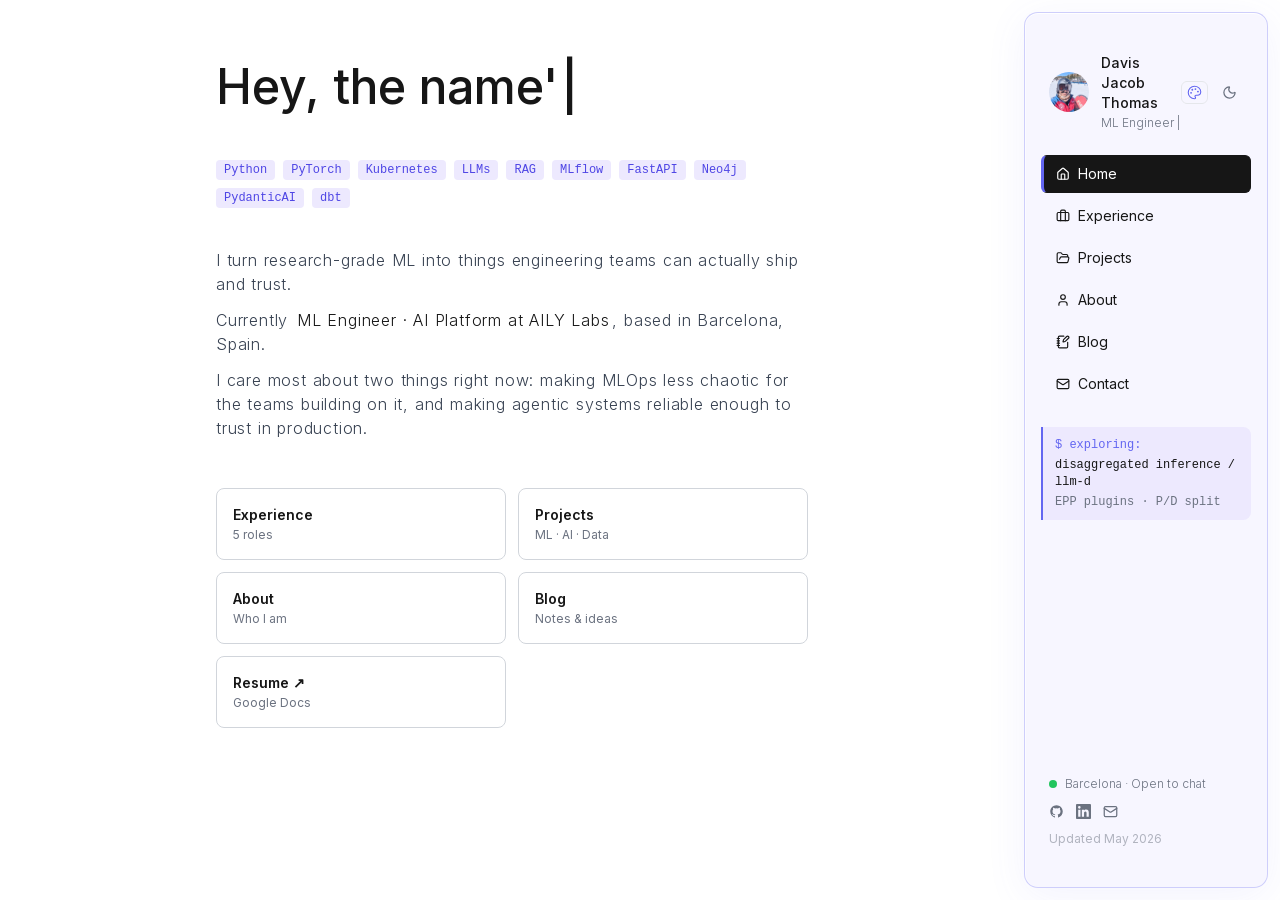
<file: index.html>
<!DOCTYPE html><html lang="en" class="inter_5901b7c6-module__ec5Qua__variable"><head><meta charSet="utf-8"/><meta name="viewport" content="width=device-width, initial-scale=1"/><link rel="preload" href="/_next/static/media/83afe278b6a6bb3c-s.p.0q-301v4kxxnr.woff2" as="font" crossorigin="" type="font/woff2"/><link rel="preload" as="image" href="/avatar.jpg"/><link rel="stylesheet" href="/_next/static/chunks/0f0u_mdhbyc_c.css" data-precedence="next"/><link rel="preload" as="script" fetchPriority="low" href="/_next/static/chunks/115dplafwys-z.js"/><script src="/_next/static/chunks/0pqt~8bl3ukh4.js" async=""></script><script src="/_next/static/chunks/10u3y4bw1ayzs.js" async=""></script><script src="/_next/static/chunks/0au83~zq0~0pf.js" async=""></script><script src="/_next/static/chunks/turbopack-0kknce6icackx.js" async=""></script><script src="/_next/static/chunks/17o633a944wak.js" async=""></script><script src="/_next/static/chunks/0d3shmwh5_nmn.js" async=""></script><script src="/_next/static/chunks/0wmtzu2qp0zch.js" async=""></script><script src="/_next/static/chunks/0sp0t0vscki2g.js" async=""></script><meta name="next-size-adjust" content=""/><title>Davis Jacob Thomas</title><meta name="description" content="ML Engineer · AI Platform · LLMs · Agents · MLOps · Barcelona"/><link rel="icon" href="/favicon.ico?favicon.0x3dzn~oxb6tn.ico" sizes="256x256" type="image/x-icon"/><script>(function(){var a=localStorage.getItem('accent')||'indigo';document.documentElement.dataset.accent=a;})();</script><script src="/_next/static/chunks/03~yq9q893hmn.js" noModule=""></script></head><body style="font-family:var(--font-inter), -apple-system, BlinkMacSystemFont, sans-serif"><div hidden=""><!--$--><!--/$--></div><script>((a,b,c,d,e,f,g,h)=>{let i=document.documentElement,j=["light","dark"];function k(b){var c;(Array.isArray(a)?a:[a]).forEach(a=>{let c="class"===a,d=c&&f?e.map(a=>f[a]||a):e;c?(i.classList.remove(...d),i.classList.add(f&&f[b]?f[b]:b)):i.setAttribute(a,b)}),c=b,h&&j.includes(c)&&(i.style.colorScheme=c)}if(d)k(d);else try{let a=localStorage.getItem(b)||c,d=g&&"system"===a?window.matchMedia("(prefers-color-scheme: dark)").matches?"dark":"light":a;k(d)}catch(a){}})("class","theme","light",null,["light","dark"],null,false,true)</script><div class="grid-bg" aria-hidden="true"></div><div class="grid-glow" aria-hidden="true"></div><div class="flex min-h-screen" style="position:relative;z-index:1"><div class="flex-1 flex flex-col min-w-0"><div class="lg:hidden"><div class="flex items-center justify-between px-5 py-4 sticky top-0 z-40 border-b" style="background:var(--sidebar-glass);border-color:var(--sidebar-glass-border);backdrop-filter:blur(20px) saturate(180%);-webkit-backdrop-filter:blur(20px) saturate(180%)"><a class="flex items-center gap-2.5" href="/"><img alt="Davis Jacob Thomas" width="30" height="30" decoding="async" data-nimg="1" class="rounded-full object-cover" style="color:transparent;width:30px;height:30px" src="/avatar.jpg"/><span class="text-sm font-medium" style="color:var(--text)">Davis Jacob Thomas</span></a><div class="flex items-center gap-1"><div style="position:relative"><button title="Accent colour" aria-label="Choose accent colour" style="display:flex;align-items:center;padding:3px 5px;border-radius:6px;border:1px solid var(--border);background:transparent;cursor:pointer;color:#6366f1;transition:background 0.15s, color 0.25s"><svg width="15" height="15" viewBox="0 0 24 24" fill="none" stroke="currentColor" stroke-width="1.75" stroke-linecap="round" stroke-linejoin="round"><circle cx="13.5" cy="6.5" r="1.5" fill="currentColor" stroke="none"></circle><circle cx="17.5" cy="10.5" r="1.5" fill="currentColor" stroke="none"></circle><circle cx="8.5" cy="7.5" r="1.5" fill="currentColor" stroke="none"></circle><circle cx="6.5" cy="12.5" r="1.5" fill="currentColor" stroke="none"></circle><path d="M12 2C6.5 2 2 6.5 2 12s4.5 10 10 10c.926 0 1.648-.746 1.648-1.688 0-.437-.18-.835-.437-1.125-.29-.289-.438-.652-.438-1.125a1.64 1.64 0 0 1 1.668-1.668h1.996c3.051 0 5.555-2.503 5.555-5.554C21.965 6.012 17.461 2 12 2z"></path></svg></button></div><button class="p-1.5 cursor-pointer" style="color:var(--text)"><svg xmlns="http://www.w3.org/2000/svg" width="18" height="18" viewBox="0 0 24 24" fill="none" stroke="currentColor" stroke-width="2" stroke-linecap="round" stroke-linejoin="round" class="lucide lucide-menu" aria-hidden="true"><path d="M4 5h16"></path><path d="M4 12h16"></path><path d="M4 19h16"></path></svg></button></div></div></div><main class="flex-1"><div class="max-w-2xl mx-auto px-6 sm:px-10 py-10 sm:py-14"><div class="space-y-6 md:space-y-10"><h1 class="text-2xl md:text-5xl font-medium" style="color:var(--text);min-height:calc(2 * 2rem);line-height:1.3"><span style="color:inherit" class="styles-module_blinkingCursor__yugAC styles-module_blinking__9VXRT">|</span></h1><div class="flex flex-wrap gap-2"><span class="inline-block text-xs px-2 py-0.5 rounded font-mono" style="background:var(--tag-bg);color:var(--tag-fg)">Python</span><span class="inline-block text-xs px-2 py-0.5 rounded font-mono" style="background:var(--tag-bg);color:var(--tag-fg)">PyTorch</span><span class="inline-block text-xs px-2 py-0.5 rounded font-mono" style="background:var(--tag-bg);color:var(--tag-fg)">Kubernetes</span><span class="inline-block text-xs px-2 py-0.5 rounded font-mono" style="background:var(--tag-bg);color:var(--tag-fg)">LLMs</span><span class="inline-block text-xs px-2 py-0.5 rounded font-mono" style="background:var(--tag-bg);color:var(--tag-fg)">RAG</span><span class="inline-block text-xs px-2 py-0.5 rounded font-mono" style="background:var(--tag-bg);color:var(--tag-fg)">MLflow</span><span class="inline-block text-xs px-2 py-0.5 rounded font-mono" style="background:var(--tag-bg);color:var(--tag-fg)">FastAPI</span><span class="inline-block text-xs px-2 py-0.5 rounded font-mono" style="background:var(--tag-bg);color:var(--tag-fg)">Neo4j</span><span class="inline-block text-xs px-2 py-0.5 rounded font-mono" style="background:var(--tag-bg);color:var(--tag-fg)">PydanticAI</span><span class="inline-block text-xs px-2 py-0.5 rounded font-mono" style="background:var(--tag-bg);color:var(--tag-fg)">dbt</span></div><div class="text-sm sm:text-base tracking-wider font-light space-y-3" style="color:var(--subtle)"><p>I turn research-grade ML into things engineering teams can actually ship and trust.</p><p>Currently<!-- --> <a href="https://ailylabs.com" target="_blank" rel="noopener noreferrer" class="link-pill underline" style="color:var(--text)">ML Engineer · AI Platform<!-- --> at <!-- -->AILY Labs</a>, based in <!-- -->Barcelona, Spain<!-- -->.</p><p>I care most about two things right now: making MLOps less chaotic for the teams building on it, and making agentic systems reliable enough to trust in production.</p></div><div class="grid grid-cols-2 gap-3 pt-2"><a class="card-hover p-4 rounded-lg border" style="background:var(--card-bg);border-color:var(--card-border)" href="/experience/"><p class="text-sm font-semibold" style="color:var(--text)">Experience</p><p class="text-xs mt-0.5" style="color:var(--muted)">5 roles</p></a><a class="card-hover p-4 rounded-lg border" style="background:var(--card-bg);border-color:var(--card-border)" href="/projects/"><p class="text-sm font-semibold" style="color:var(--text)">Projects</p><p class="text-xs mt-0.5" style="color:var(--muted)">ML · AI · Data</p></a><a class="card-hover p-4 rounded-lg border" style="background:var(--card-bg);border-color:var(--card-border)" href="/about/"><p class="text-sm font-semibold" style="color:var(--text)">About</p><p class="text-xs mt-0.5" style="color:var(--muted)">Who I am</p></a><a class="card-hover p-4 rounded-lg border" style="background:var(--card-bg);border-color:var(--card-border)" href="/blog/"><p class="text-sm font-semibold" style="color:var(--text)">Blog</p><p class="text-xs mt-0.5" style="color:var(--muted)">Notes &amp; ideas</p></a><a href="https://docs.google.com/document/d/1iQX8ARWaKovaTwSjV2-ls6hneFlnejCs/edit?usp=drive_link" target="_blank" rel="noopener noreferrer" class="card-hover p-4 rounded-lg border" style="background:var(--card-bg);border-color:var(--card-border)"><p class="text-sm font-semibold" style="color:var(--text)">Resume ↗</p><p class="text-xs mt-0.5" style="color:var(--muted)">Google Docs</p></a></div></div><!--$--><!--/$--></div></main></div><div class="hidden lg:flex shrink-0 flex-col" style="width:16rem;padding:12px 12px 12px 0"><div class="sticky top-3 overflow-y-auto" style="height:calc(100vh - 24px);border-radius:14px;background:var(--sidebar-glass);border:1.5px solid var(--sidebar-glass-border);backdrop-filter:blur(24px) saturate(200%);-webkit-backdrop-filter:blur(24px) saturate(200%);box-shadow:var(--sidebar-glass-shadow)"><div class="flex flex-col h-full px-4 py-10"><div class="flex items-center gap-2 px-2 mb-6"><a class="flex items-center gap-3 min-w-0 flex-1" href="/"><img alt="Davis Jacob Thomas" width="40" height="40" decoding="async" data-nimg="1" class="rounded-full shrink-0 object-cover" style="color:transparent;width:40px;height:40px" src="/avatar.jpg"/><div class="flex flex-col leading-tight gap-0.5 min-w-0"><span class="text-sm font-medium" style="color:var(--text)">Davis Jacob Thomas</span><span class="text-xs font-light whitespace-nowrap" style="color:var(--muted);display:block;height:1rem;line-height:1rem"><span style="color:inherit" class="styles-module_blinkingCursor__yugAC styles-module_blinking__9VXRT">|</span></span></div></a><div class="flex items-center gap-2 shrink-0"><div style="position:relative"><button title="Accent colour" aria-label="Choose accent colour" style="display:flex;align-items:center;padding:3px 5px;border-radius:6px;border:1px solid var(--border);background:transparent;cursor:pointer;color:#6366f1;transition:background 0.15s, color 0.25s"><svg width="15" height="15" viewBox="0 0 24 24" fill="none" stroke="currentColor" stroke-width="1.75" stroke-linecap="round" stroke-linejoin="round"><circle cx="13.5" cy="6.5" r="1.5" fill="currentColor" stroke="none"></circle><circle cx="17.5" cy="10.5" r="1.5" fill="currentColor" stroke="none"></circle><circle cx="8.5" cy="7.5" r="1.5" fill="currentColor" stroke="none"></circle><circle cx="6.5" cy="12.5" r="1.5" fill="currentColor" stroke="none"></circle><path d="M12 2C6.5 2 2 6.5 2 12s4.5 10 10 10c.926 0 1.648-.746 1.648-1.688 0-.437-.18-.835-.437-1.125-.29-.289-.438-.652-.438-1.125a1.64 1.64 0 0 1 1.668-1.668h1.996c3.051 0 5.555-2.503 5.555-5.554C21.965 6.012 17.461 2 12 2z"></path></svg></button></div></div></div><nav class="space-y-1 mb-6"><a class="flex items-center gap-2 rounded-md text-sm border px-3 py-2 transition-colors" style="background:var(--nav-active-bg);color:var(--nav-active-fg);border-color:var(--nav-active-bg);border-left-color:var(--accent);border-left-width:3px" href="/"><svg xmlns="http://www.w3.org/2000/svg" width="14" height="14" viewBox="0 0 24 24" fill="none" stroke="currentColor" stroke-width="2" stroke-linecap="round" stroke-linejoin="round" class="lucide lucide-house" aria-hidden="true"><path d="M15 21v-8a1 1 0 0 0-1-1h-4a1 1 0 0 0-1 1v8"></path><path d="M3 10a2 2 0 0 1 .709-1.528l7-6a2 2 0 0 1 2.582 0l7 6A2 2 0 0 1 21 10v9a2 2 0 0 1-2 2H5a2 2 0 0 1-2-2z"></path></svg><span>Home</span></a><a class="flex items-center gap-2 rounded-md text-sm border px-3 py-2 transition-colors" style="background:transparent;color:var(--text);border-color:transparent;border-left-width:3px;border-left-color:transparent" href="/experience/"><svg xmlns="http://www.w3.org/2000/svg" width="14" height="14" viewBox="0 0 24 24" fill="none" stroke="currentColor" stroke-width="2" stroke-linecap="round" stroke-linejoin="round" class="lucide lucide-briefcase" aria-hidden="true"><path d="M16 20V4a2 2 0 0 0-2-2h-4a2 2 0 0 0-2 2v16"></path><rect width="20" height="14" x="2" y="6" rx="2"></rect></svg><span>Experience</span></a><a class="flex items-center gap-2 rounded-md text-sm border px-3 py-2 transition-colors" style="background:transparent;color:var(--text);border-color:transparent;border-left-width:3px;border-left-color:transparent" href="/projects/"><svg xmlns="http://www.w3.org/2000/svg" width="14" height="14" viewBox="0 0 24 24" fill="none" stroke="currentColor" stroke-width="2" stroke-linecap="round" stroke-linejoin="round" class="lucide lucide-folder-open" aria-hidden="true"><path d="m6 14 1.5-2.9A2 2 0 0 1 9.24 10H20a2 2 0 0 1 1.94 2.5l-1.54 6a2 2 0 0 1-1.95 1.5H4a2 2 0 0 1-2-2V5a2 2 0 0 1 2-2h3.9a2 2 0 0 1 1.69.9l.81 1.2a2 2 0 0 0 1.67.9H18a2 2 0 0 1 2 2v2"></path></svg><span>Projects</span></a><a class="flex items-center gap-2 rounded-md text-sm border px-3 py-2 transition-colors" style="background:transparent;color:var(--text);border-color:transparent;border-left-width:3px;border-left-color:transparent" href="/about/"><svg xmlns="http://www.w3.org/2000/svg" width="14" height="14" viewBox="0 0 24 24" fill="none" stroke="currentColor" stroke-width="2" stroke-linecap="round" stroke-linejoin="round" class="lucide lucide-user" aria-hidden="true"><path d="M19 21v-2a4 4 0 0 0-4-4H9a4 4 0 0 0-4 4v2"></path><circle cx="12" cy="7" r="4"></circle></svg><span>About</span></a><a class="flex items-center gap-2 rounded-md text-sm border px-3 py-2 transition-colors" style="background:transparent;color:var(--text);border-color:transparent;border-left-width:3px;border-left-color:transparent" href="/blog/"><svg xmlns="http://www.w3.org/2000/svg" width="14" height="14" viewBox="0 0 24 24" fill="none" stroke="currentColor" stroke-width="2" stroke-linecap="round" stroke-linejoin="round" class="lucide lucide-notebook-pen" aria-hidden="true"><path d="M13.4 2H6a2 2 0 0 0-2 2v16a2 2 0 0 0 2 2h12a2 2 0 0 0 2-2v-7.4"></path><path d="M2 6h4"></path><path d="M2 10h4"></path><path d="M2 14h4"></path><path d="M2 18h4"></path><path d="M21.378 5.626a1 1 0 1 0-3.004-3.004l-5.01 5.012a2 2 0 0 0-.506.854l-.837 2.87a.5.5 0 0 0 .62.62l2.87-.837a2 2 0 0 0 .854-.506z"></path></svg><span>Blog</span></a><a class="flex items-center gap-2 rounded-md text-sm border px-3 py-2 transition-colors" style="background:transparent;color:var(--text);border-color:transparent;border-left-width:3px;border-left-color:transparent" href="/contact/"><svg xmlns="http://www.w3.org/2000/svg" width="14" height="14" viewBox="0 0 24 24" fill="none" stroke="currentColor" stroke-width="2" stroke-linecap="round" stroke-linejoin="round" class="lucide lucide-mail" aria-hidden="true"><path d="m22 7-8.991 5.727a2 2 0 0 1-2.009 0L2 7"></path><rect x="2" y="4" width="20" height="16" rx="2"></rect></svg><span>Contact</span></a></nav><div class="terminal-card rounded-r-lg px-3 py-2.5 mb-6 space-y-1" style="background:var(--accent-muted)"><p class="text-xs font-mono" style="color:var(--accent)">$ exploring:</p><a href="https://github.com/djtom98/llm-d-experiments" target="_blank" rel="noopener noreferrer" class="text-xs font-mono leading-snug hover:underline block" style="color:var(--text)">disaggregated inference / llm-d</a><p class="text-xs font-mono" style="color:var(--muted)">EPP plugins · P/D split</p></div><div class="flex-1"></div><div class="px-2 space-y-3"><div class="flex items-center gap-2"><span class="status-dot"></span><span class="text-xs font-light" style="color:var(--muted)">Barcelona · Open to chat</span></div><div class="flex items-center gap-3"><a href="https://github.com/djtom98" target="_blank" rel="noopener noreferrer" class="social-link" style="color:var(--muted)" aria-label="GitHub"><svg width="15" height="15" viewBox="0 0 24 24" fill="currentColor"><path d="M12 2C6.477 2 2 6.484 2 12.021c0 4.428 2.865 8.185 6.839 9.504.5.092.682-.217.682-.482 0-.237-.009-.868-.014-1.703-2.782.605-3.369-1.342-3.369-1.342-.454-1.154-1.11-1.462-1.11-1.462-.908-.62.069-.608.069-.608 1.003.07 1.531 1.032 1.531 1.032.892 1.53 2.341 1.088 2.91.832.092-.647.35-1.088.636-1.338-2.22-.253-4.555-1.113-4.555-4.951 0-1.093.39-1.988 1.029-2.688-.103-.253-.446-1.272.098-2.65 0 0 .84-.27 2.75 1.026A9.564 9.564 0 0 1 12 6.844a9.59 9.59 0 0 1 2.504.337c1.909-1.296 2.747-1.026 2.747-1.026.546 1.378.202 2.397.1 2.65.64.7 1.028 1.595 1.028 2.688 0 3.848-2.339 4.695-4.566 4.942.359.309.678.919.678 1.852 0 1.336-.012 2.415-.012 2.743 0 .267.18.578.688.48C19.138 20.2 22 16.447 22 12.021 22 6.484 17.522 2 12 2z"></path></svg></a><a href="https://linkedin.com/in/davis-jacob-thomas" target="_blank" rel="noopener noreferrer" class="social-link" style="color:var(--muted)" aria-label="LinkedIn"><svg width="15" height="15" viewBox="0 0 24 24" fill="currentColor"><path d="M20.447 20.452h-3.554v-5.569c0-1.328-.027-3.037-1.852-3.037-1.853 0-2.136 1.445-2.136 2.939v5.667H9.351V9h3.414v1.561h.046c.477-.9 1.637-1.85 3.37-1.85 3.601 0 4.267 2.37 4.267 5.455v6.286zM5.337 7.433a2.062 2.062 0 0 1-2.063-2.065 2.064 2.064 0 1 1 2.063 2.065zm1.782 13.019H3.555V9h3.564v11.452zM22.225 0H1.771C.792 0 0 .774 0 1.729v20.542C0 23.227.792 24 1.771 24h20.451C23.2 24 24 23.227 24 22.271V1.729C24 .774 23.2 0 22.222 0h.003z"></path></svg></a><a href="mailto:davisjacobthomas@gmail.com" class="social-link" style="color:var(--muted)" aria-label="Email"><svg width="15" height="15" viewBox="0 0 24 24" fill="none" stroke="currentColor" stroke-width="2" stroke-linecap="round" stroke-linejoin="round"><rect width="20" height="16" x="2" y="4" rx="2"></rect><path d="m22 7-8.97 5.7a1.94 1.94 0 0 1-2.06 0L2 7"></path></svg></a></div><p class="text-xs" style="color:var(--muted);opacity:0.5">Updated May 2026</p></div></div></div></div></div><script src="/_next/static/chunks/115dplafwys-z.js" id="_R_" async=""></script><script>(self.__next_f=self.__next_f||[]).push([0])</script><script>self.__next_f.push([1,"1:\"$Sreact.fragment\"\n2:I[96923,[\"/_next/static/chunks/17o633a944wak.js\",\"/_next/static/chunks/0d3shmwh5_nmn.js\",\"/_next/static/chunks/0wmtzu2qp0zch.js\"],\"Providers\"]\n3:I[18091,[\"/_next/static/chunks/17o633a944wak.js\",\"/_next/static/chunks/0d3shmwh5_nmn.js\",\"/_next/static/chunks/0wmtzu2qp0zch.js\"],\"InteractiveGrid\"]\n4:I[31265,[\"/_next/static/chunks/17o633a944wak.js\",\"/_next/static/chunks/0d3shmwh5_nmn.js\",\"/_next/static/chunks/0wmtzu2qp0zch.js\"],\"MobileBar\"]\n5:I[39756,[\"/_next/static/chunks/17o633a944wak.js\",\"/_next/static/chunks/0d3shmwh5_nmn.js\",\"/_next/static/chunks/0wmtzu2qp0zch.js\"],\"default\"]\n6:I[37457,[\"/_next/static/chunks/17o633a944wak.js\",\"/_next/static/chunks/0d3shmwh5_nmn.js\",\"/_next/static/chunks/0wmtzu2qp0zch.js\"],\"default\"]\n7:I[82437,[\"/_next/static/chunks/17o633a944wak.js\",\"/_next/static/chunks/0d3shmwh5_nmn.js\",\"/_next/static/chunks/0wmtzu2qp0zch.js\"],\"Sidebar\"]\n8:I[1533,[\"/_next/static/chunks/17o633a944wak.js\",\"/_next/static/chunks/0d3shmwh5_nmn.js\",\"/_next/static/chunks/0wmtzu2qp0zch.js\",\"/_next/static/chunks/0sp0t0vscki2g.js\"],\"TypewriterHero\"]\n9:I[97367,[\"/_next/static/chunks/17o633a944wak.js\",\"/_next/static/chunks/0d3shmwh5_nmn.js\",\"/_next/static/chunks/0wmtzu2qp0zch.js\"],\"OutletBoundary\"]\na:\"$Sreact.suspense\"\nc:I[97367,[\"/_next/static/chunks/17o633a944wak.js\",\"/_next/static/chunks/0d3shmwh5_nmn.js\",\"/_next/static/chunks/0wmtzu2qp0zch.js\"],\"ViewportBoundary\"]\ne:I[97367,[\"/_next/static/chunks/17o633a944wak.js\",\"/_next/static/chunks/0d3shmwh5_nmn.js\",\"/_next/static/chunks/0wmtzu2qp0zch.js\"],\"MetadataBoundary\"]\n10:I[68027,[\"/_next/static/chunks/17o633a944wak.js\",\"/_next/static/chunks/0d3shmwh5_nmn.js\",\"/_next/static/chunks/0wmtzu2qp0zch.js\"],\"default\",1]\n:HL[\"/_next/static/chunks/0f0u_mdhbyc_c.css\",\"style\"]\n:HL[\"/_next/static/media/83afe278b6a6bb3c-s.p.0q-301v4kxxnr.woff2\",\"font\",{\"crossOrigin\":\"\",\"type\":\"font/woff2\"}]\n"])</script><script>self.__next_f.push([1,"0:{\"P\":null,\"c\":[\"\",\"\"],\"q\":\"\",\"i\":false,\"f\":[[[\"\",{\"children\":[\"__PAGE__\",{}]},\"$undefined\",\"$undefined\",16],[[\"$\",\"$1\",\"c\",{\"children\":[[[\"$\",\"link\",\"0\",{\"rel\":\"stylesheet\",\"href\":\"/_next/static/chunks/0f0u_mdhbyc_c.css\",\"precedence\":\"next\",\"crossOrigin\":\"$undefined\",\"nonce\":\"$undefined\"}],[\"$\",\"script\",\"script-0\",{\"src\":\"/_next/static/chunks/17o633a944wak.js\",\"async\":true,\"nonce\":\"$undefined\"}],[\"$\",\"script\",\"script-1\",{\"src\":\"/_next/static/chunks/0d3shmwh5_nmn.js\",\"async\":true,\"nonce\":\"$undefined\"}],[\"$\",\"script\",\"script-2\",{\"src\":\"/_next/static/chunks/0wmtzu2qp0zch.js\",\"async\":true,\"nonce\":\"$undefined\"}]],[\"$\",\"html\",null,{\"lang\":\"en\",\"suppressHydrationWarning\":true,\"className\":\"inter_5901b7c6-module__ec5Qua__variable\",\"children\":[[\"$\",\"head\",null,{\"children\":[\"$\",\"script\",null,{\"dangerouslySetInnerHTML\":{\"__html\":\"(function(){var a=localStorage.getItem('accent')||'indigo';document.documentElement.dataset.accent=a;})();\"}}]}],[\"$\",\"body\",null,{\"style\":{\"fontFamily\":\"var(--font-inter), -apple-system, BlinkMacSystemFont, sans-serif\"},\"children\":[\"$\",\"$L2\",null,{\"children\":[[\"$\",\"$L3\",null,{}],[\"$\",\"div\",null,{\"className\":\"flex min-h-screen\",\"style\":{\"position\":\"relative\",\"zIndex\":1},\"children\":[[\"$\",\"div\",null,{\"className\":\"flex-1 flex flex-col min-w-0\",\"children\":[[\"$\",\"$L4\",null,{}],[\"$\",\"main\",null,{\"className\":\"flex-1\",\"children\":[\"$\",\"div\",null,{\"className\":\"max-w-2xl mx-auto px-6 sm:px-10 py-10 sm:py-14\",\"children\":[\"$\",\"$L5\",null,{\"parallelRouterKey\":\"children\",\"error\":\"$undefined\",\"errorStyles\":\"$undefined\",\"errorScripts\":\"$undefined\",\"template\":[\"$\",\"$L6\",null,{}],\"templateStyles\":\"$undefined\",\"templateScripts\":\"$undefined\",\"notFound\":[[[\"$\",\"title\",null,{\"children\":\"404: This page could not be found.\"}],[\"$\",\"div\",null,{\"style\":{\"fontFamily\":\"system-ui,\\\"Segoe UI\\\",Roboto,Helvetica,Arial,sans-serif,\\\"Apple Color Emoji\\\",\\\"Segoe UI Emoji\\\"\",\"height\":\"100vh\",\"textAlign\":\"center\",\"display\":\"flex\",\"flexDirection\":\"column\",\"alignItems\":\"center\",\"justifyContent\":\"center\"},\"children\":[\"$\",\"div\",null,{\"children\":[[\"$\",\"style\",null,{\"dangerouslySetInnerHTML\":{\"__html\":\"body{color:#000;background:#fff;margin:0}.next-error-h1{border-right:1px solid rgba(0,0,0,.3)}@media (prefers-color-scheme:dark){body{color:#fff;background:#000}.next-error-h1{border-right:1px solid rgba(255,255,255,.3)}}\"}}],[\"$\",\"h1\",null,{\"className\":\"next-error-h1\",\"style\":{\"display\":\"inline-block\",\"margin\":\"0 20px 0 0\",\"padding\":\"0 23px 0 0\",\"fontSize\":24,\"fontWeight\":500,\"verticalAlign\":\"top\",\"lineHeight\":\"49px\"},\"children\":404}],[\"$\",\"div\",null,{\"style\":{\"display\":\"inline-block\"},\"children\":[\"$\",\"h2\",null,{\"style\":{\"fontSize\":14,\"fontWeight\":400,\"lineHeight\":\"49px\",\"margin\":0},\"children\":\"This page could not be found.\"}]}]]}]}]],[]],\"forbidden\":\"$undefined\",\"unauthorized\":\"$undefined\"}]}]}]]}],[\"$\",\"div\",null,{\"className\":\"hidden lg:flex shrink-0 flex-col\",\"style\":{\"width\":\"16rem\",\"padding\":\"12px 12px 12px 0\"},\"children\":[\"$\",\"div\",null,{\"className\":\"sticky top-3 overflow-y-auto\",\"style\":{\"height\":\"calc(100vh - 24px)\",\"borderRadius\":\"14px\",\"background\":\"var(--sidebar-glass)\",\"border\":\"1.5px solid var(--sidebar-glass-border)\",\"backdropFilter\":\"blur(24px) saturate(200%)\",\"WebkitBackdropFilter\":\"blur(24px) saturate(200%)\",\"boxShadow\":\"var(--sidebar-glass-shadow)\"},\"children\":[\"$\",\"$L7\",null,{}]}]}]]}]]}]}]]}]]}],{\"children\":[[\"$\",\"$1\",\"c\",{\"children\":[[\"$\",\"$L8\",null,{}],[[\"$\",\"script\",\"script-0\",{\"src\":\"/_next/static/chunks/0sp0t0vscki2g.js\",\"async\":true,\"nonce\":\"$undefined\"}]],[\"$\",\"$L9\",null,{\"children\":[\"$\",\"$a\",null,{\"name\":\"Next.MetadataOutlet\",\"children\":\"$@b\"}]}]]}],{},null,false,null]},null,false,null],[\"$\",\"$1\",\"h\",{\"children\":[null,[\"$\",\"$Lc\",null,{\"children\":\"$Ld\"}],[\"$\",\"div\",null,{\"hidden\":true,\"children\":[\"$\",\"$Le\",null,{\"children\":[\"$\",\"$a\",null,{\"name\":\"Next.Metadata\",\"children\":\"$Lf\"}]}]}],[\"$\",\"meta\",null,{\"name\":\"next-size-adjust\",\"content\":\"\"}]]}],false]],\"m\":\"$undefined\",\"G\":[\"$10\",[[\"$\",\"link\",\"0\",{\"rel\":\"stylesheet\",\"href\":\"/_next/static/chunks/0f0u_mdhbyc_c.css\",\"precedence\":\"next\",\"crossOrigin\":\"$undefined\",\"nonce\":\"$undefined\"}]]],\"S\":true,\"h\":null,\"s\":\"$undefined\",\"l\":\"$undefined\",\"p\":\"$undefined\",\"d\":\"$undefined\",\"b\":\"r8RGafnEMojHEyfA2_roW\"}\n"])</script><script>self.__next_f.push([1,"d:[[\"$\",\"meta\",\"0\",{\"charSet\":\"utf-8\"}],[\"$\",\"meta\",\"1\",{\"name\":\"viewport\",\"content\":\"width=device-width, initial-scale=1\"}]]\n"])</script><script>self.__next_f.push([1,"11:I[27201,[\"/_next/static/chunks/17o633a944wak.js\",\"/_next/static/chunks/0d3shmwh5_nmn.js\",\"/_next/static/chunks/0wmtzu2qp0zch.js\"],\"IconMark\"]\nb:null\nf:[[\"$\",\"title\",\"0\",{\"children\":\"Davis Jacob Thomas\"}],[\"$\",\"meta\",\"1\",{\"name\":\"description\",\"content\":\"ML Engineer · AI Platform · LLMs · Agents · MLOps · Barcelona\"}],[\"$\",\"link\",\"2\",{\"rel\":\"icon\",\"href\":\"/favicon.ico?favicon.0x3dzn~oxb6tn.ico\",\"sizes\":\"256x256\",\"type\":\"image/x-icon\"}],[\"$\",\"$L11\",\"3\",{}]]\n"])</script></body></html>
</file>
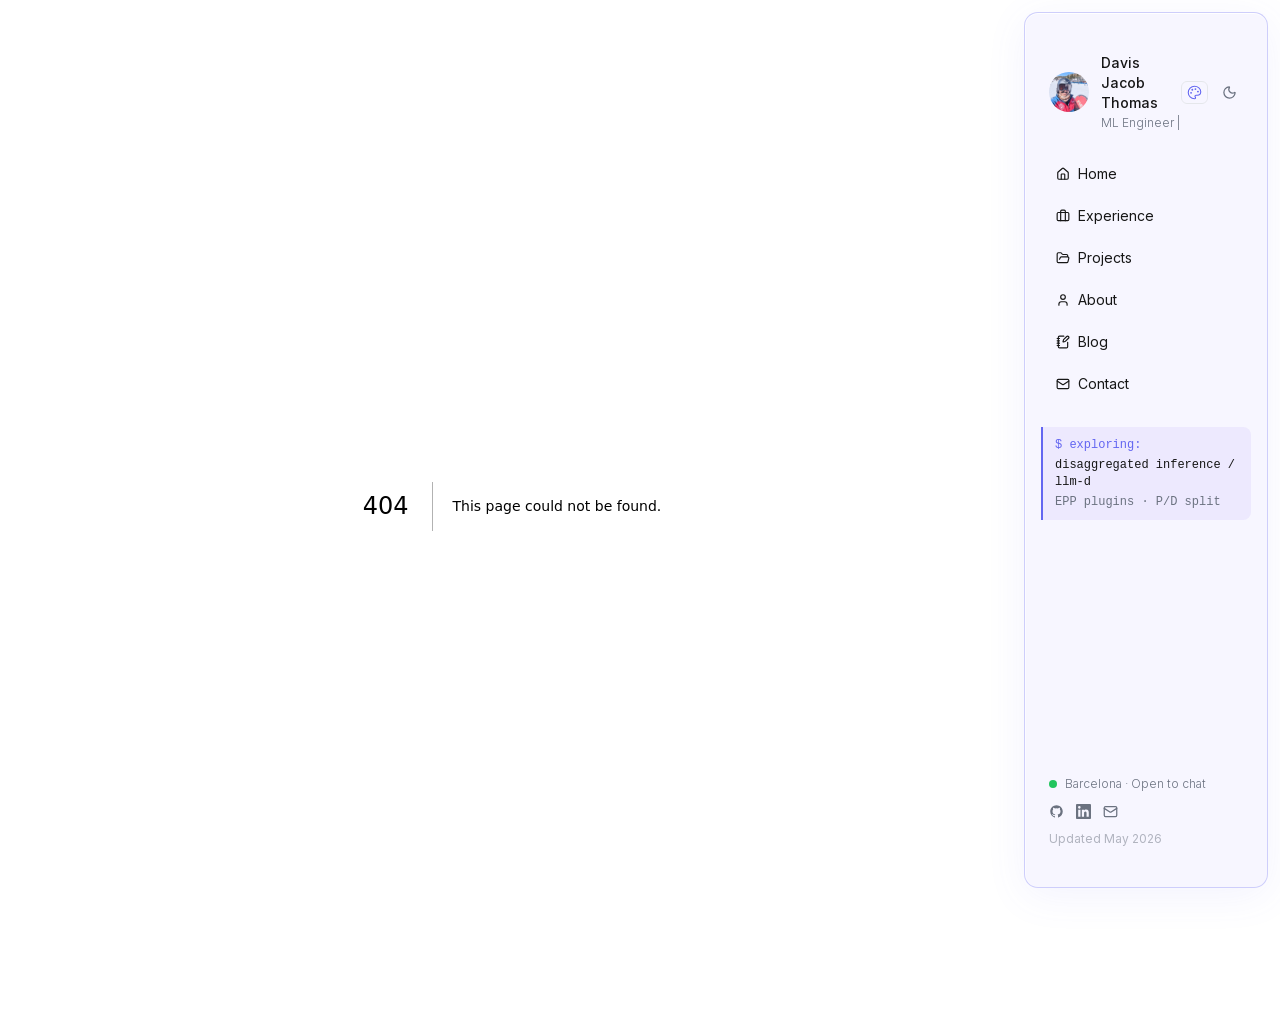
<file: 404/index.html>
<!DOCTYPE html><html lang="en" class="inter_5901b7c6-module__ec5Qua__variable"><head><meta charSet="utf-8"/><meta name="viewport" content="width=device-width, initial-scale=1"/><link rel="preload" as="image" href="/avatar.jpg"/><link rel="stylesheet" href="/_next/static/chunks/0f0u_mdhbyc_c.css" data-precedence="next"/><link rel="preload" as="script" fetchPriority="low" href="/_next/static/chunks/115dplafwys-z.js"/><script src="/_next/static/chunks/0pqt~8bl3ukh4.js" async=""></script><script src="/_next/static/chunks/10u3y4bw1ayzs.js" async=""></script><script src="/_next/static/chunks/0au83~zq0~0pf.js" async=""></script><script src="/_next/static/chunks/turbopack-0kknce6icackx.js" async=""></script><script src="/_next/static/chunks/17o633a944wak.js" async=""></script><script src="/_next/static/chunks/0d3shmwh5_nmn.js" async=""></script><script src="/_next/static/chunks/0wmtzu2qp0zch.js" async=""></script><meta name="robots" content="noindex"/><meta name="next-size-adjust" content=""/><title>404: This page could not be found.</title><title>Davis Jacob Thomas</title><meta name="description" content="ML Engineer · AI Platform · LLMs · Agents · MLOps · Barcelona"/><link rel="icon" href="/favicon.ico?favicon.0x3dzn~oxb6tn.ico" sizes="256x256" type="image/x-icon"/><script>(function(){var a=localStorage.getItem('accent')||'indigo';document.documentElement.dataset.accent=a;})();</script><script src="/_next/static/chunks/03~yq9q893hmn.js" noModule=""></script></head><body style="font-family:var(--font-inter), -apple-system, BlinkMacSystemFont, sans-serif"><div hidden=""><!--$--><!--/$--></div><script>((a,b,c,d,e,f,g,h)=>{let i=document.documentElement,j=["light","dark"];function k(b){var c;(Array.isArray(a)?a:[a]).forEach(a=>{let c="class"===a,d=c&&f?e.map(a=>f[a]||a):e;c?(i.classList.remove(...d),i.classList.add(f&&f[b]?f[b]:b)):i.setAttribute(a,b)}),c=b,h&&j.includes(c)&&(i.style.colorScheme=c)}if(d)k(d);else try{let a=localStorage.getItem(b)||c,d=g&&"system"===a?window.matchMedia("(prefers-color-scheme: dark)").matches?"dark":"light":a;k(d)}catch(a){}})("class","theme","light",null,["light","dark"],null,false,true)</script><div class="grid-bg" aria-hidden="true"></div><div class="grid-glow" aria-hidden="true"></div><div class="flex min-h-screen" style="position:relative;z-index:1"><div class="flex-1 flex flex-col min-w-0"><div class="lg:hidden"><div class="flex items-center justify-between px-5 py-4 sticky top-0 z-40 border-b" style="background:var(--sidebar-glass);border-color:var(--sidebar-glass-border);backdrop-filter:blur(20px) saturate(180%);-webkit-backdrop-filter:blur(20px) saturate(180%)"><a class="flex items-center gap-2.5" href="/"><img alt="Davis Jacob Thomas" width="30" height="30" decoding="async" data-nimg="1" class="rounded-full object-cover" style="color:transparent;width:30px;height:30px" src="/avatar.jpg"/><span class="text-sm font-medium" style="color:var(--text)">Davis Jacob Thomas</span></a><div class="flex items-center gap-1"><div style="position:relative"><button title="Accent colour" aria-label="Choose accent colour" style="display:flex;align-items:center;padding:3px 5px;border-radius:6px;border:1px solid var(--border);background:transparent;cursor:pointer;color:#6366f1;transition:background 0.15s, color 0.25s"><svg width="15" height="15" viewBox="0 0 24 24" fill="none" stroke="currentColor" stroke-width="1.75" stroke-linecap="round" stroke-linejoin="round"><circle cx="13.5" cy="6.5" r="1.5" fill="currentColor" stroke="none"></circle><circle cx="17.5" cy="10.5" r="1.5" fill="currentColor" stroke="none"></circle><circle cx="8.5" cy="7.5" r="1.5" fill="currentColor" stroke="none"></circle><circle cx="6.5" cy="12.5" r="1.5" fill="currentColor" stroke="none"></circle><path d="M12 2C6.5 2 2 6.5 2 12s4.5 10 10 10c.926 0 1.648-.746 1.648-1.688 0-.437-.18-.835-.437-1.125-.29-.289-.438-.652-.438-1.125a1.64 1.64 0 0 1 1.668-1.668h1.996c3.051 0 5.555-2.503 5.555-5.554C21.965 6.012 17.461 2 12 2z"></path></svg></button></div><button class="p-1.5 cursor-pointer" style="color:var(--text)"><svg xmlns="http://www.w3.org/2000/svg" width="18" height="18" viewBox="0 0 24 24" fill="none" stroke="currentColor" stroke-width="2" stroke-linecap="round" stroke-linejoin="round" class="lucide lucide-menu" aria-hidden="true"><path d="M4 5h16"></path><path d="M4 12h16"></path><path d="M4 19h16"></path></svg></button></div></div></div><main class="flex-1"><div class="max-w-2xl mx-auto px-6 sm:px-10 py-10 sm:py-14"><div style="font-family:system-ui,&quot;Segoe UI&quot;,Roboto,Helvetica,Arial,sans-serif,&quot;Apple Color Emoji&quot;,&quot;Segoe UI Emoji&quot;;height:100vh;text-align:center;display:flex;flex-direction:column;align-items:center;justify-content:center"><div><style>body{color:#000;background:#fff;margin:0}.next-error-h1{border-right:1px solid rgba(0,0,0,.3)}@media (prefers-color-scheme:dark){body{color:#fff;background:#000}.next-error-h1{border-right:1px solid rgba(255,255,255,.3)}}</style><h1 class="next-error-h1" style="display:inline-block;margin:0 20px 0 0;padding:0 23px 0 0;font-size:24px;font-weight:500;vertical-align:top;line-height:49px">404</h1><div style="display:inline-block"><h2 style="font-size:14px;font-weight:400;line-height:49px;margin:0">This page could not be found.</h2></div></div></div><!--$--><!--/$--></div></main></div><div class="hidden lg:flex shrink-0 flex-col" style="width:16rem;padding:12px 12px 12px 0"><div class="sticky top-3 overflow-y-auto" style="height:calc(100vh - 24px);border-radius:14px;background:var(--sidebar-glass);border:1.5px solid var(--sidebar-glass-border);backdrop-filter:blur(24px) saturate(200%);-webkit-backdrop-filter:blur(24px) saturate(200%);box-shadow:var(--sidebar-glass-shadow)"><div class="flex flex-col h-full px-4 py-10"><div class="flex items-center gap-2 px-2 mb-6"><a class="flex items-center gap-3 min-w-0 flex-1" href="/"><img alt="Davis Jacob Thomas" width="40" height="40" decoding="async" data-nimg="1" class="rounded-full shrink-0 object-cover" style="color:transparent;width:40px;height:40px" src="/avatar.jpg"/><div class="flex flex-col leading-tight gap-0.5 min-w-0"><span class="text-sm font-medium" style="color:var(--text)">Davis Jacob Thomas</span><span class="text-xs font-light whitespace-nowrap" style="color:var(--muted);display:block;height:1rem;line-height:1rem"><span style="color:inherit" class="styles-module_blinkingCursor__yugAC styles-module_blinking__9VXRT">|</span></span></div></a><div class="flex items-center gap-2 shrink-0"><div style="position:relative"><button title="Accent colour" aria-label="Choose accent colour" style="display:flex;align-items:center;padding:3px 5px;border-radius:6px;border:1px solid var(--border);background:transparent;cursor:pointer;color:#6366f1;transition:background 0.15s, color 0.25s"><svg width="15" height="15" viewBox="0 0 24 24" fill="none" stroke="currentColor" stroke-width="1.75" stroke-linecap="round" stroke-linejoin="round"><circle cx="13.5" cy="6.5" r="1.5" fill="currentColor" stroke="none"></circle><circle cx="17.5" cy="10.5" r="1.5" fill="currentColor" stroke="none"></circle><circle cx="8.5" cy="7.5" r="1.5" fill="currentColor" stroke="none"></circle><circle cx="6.5" cy="12.5" r="1.5" fill="currentColor" stroke="none"></circle><path d="M12 2C6.5 2 2 6.5 2 12s4.5 10 10 10c.926 0 1.648-.746 1.648-1.688 0-.437-.18-.835-.437-1.125-.29-.289-.438-.652-.438-1.125a1.64 1.64 0 0 1 1.668-1.668h1.996c3.051 0 5.555-2.503 5.555-5.554C21.965 6.012 17.461 2 12 2z"></path></svg></button></div></div></div><nav class="space-y-1 mb-6"><a class="flex items-center gap-2 rounded-md text-sm border px-3 py-2 transition-colors" style="background:transparent;color:var(--text);border-color:transparent;border-left-width:3px;border-left-color:transparent" href="/"><svg xmlns="http://www.w3.org/2000/svg" width="14" height="14" viewBox="0 0 24 24" fill="none" stroke="currentColor" stroke-width="2" stroke-linecap="round" stroke-linejoin="round" class="lucide lucide-house" aria-hidden="true"><path d="M15 21v-8a1 1 0 0 0-1-1h-4a1 1 0 0 0-1 1v8"></path><path d="M3 10a2 2 0 0 1 .709-1.528l7-6a2 2 0 0 1 2.582 0l7 6A2 2 0 0 1 21 10v9a2 2 0 0 1-2 2H5a2 2 0 0 1-2-2z"></path></svg><span>Home</span></a><a class="flex items-center gap-2 rounded-md text-sm border px-3 py-2 transition-colors" style="background:transparent;color:var(--text);border-color:transparent;border-left-width:3px;border-left-color:transparent" href="/experience/"><svg xmlns="http://www.w3.org/2000/svg" width="14" height="14" viewBox="0 0 24 24" fill="none" stroke="currentColor" stroke-width="2" stroke-linecap="round" stroke-linejoin="round" class="lucide lucide-briefcase" aria-hidden="true"><path d="M16 20V4a2 2 0 0 0-2-2h-4a2 2 0 0 0-2 2v16"></path><rect width="20" height="14" x="2" y="6" rx="2"></rect></svg><span>Experience</span></a><a class="flex items-center gap-2 rounded-md text-sm border px-3 py-2 transition-colors" style="background:transparent;color:var(--text);border-color:transparent;border-left-width:3px;border-left-color:transparent" href="/projects/"><svg xmlns="http://www.w3.org/2000/svg" width="14" height="14" viewBox="0 0 24 24" fill="none" stroke="currentColor" stroke-width="2" stroke-linecap="round" stroke-linejoin="round" class="lucide lucide-folder-open" aria-hidden="true"><path d="m6 14 1.5-2.9A2 2 0 0 1 9.24 10H20a2 2 0 0 1 1.94 2.5l-1.54 6a2 2 0 0 1-1.95 1.5H4a2 2 0 0 1-2-2V5a2 2 0 0 1 2-2h3.9a2 2 0 0 1 1.69.9l.81 1.2a2 2 0 0 0 1.67.9H18a2 2 0 0 1 2 2v2"></path></svg><span>Projects</span></a><a class="flex items-center gap-2 rounded-md text-sm border px-3 py-2 transition-colors" style="background:transparent;color:var(--text);border-color:transparent;border-left-width:3px;border-left-color:transparent" href="/about/"><svg xmlns="http://www.w3.org/2000/svg" width="14" height="14" viewBox="0 0 24 24" fill="none" stroke="currentColor" stroke-width="2" stroke-linecap="round" stroke-linejoin="round" class="lucide lucide-user" aria-hidden="true"><path d="M19 21v-2a4 4 0 0 0-4-4H9a4 4 0 0 0-4 4v2"></path><circle cx="12" cy="7" r="4"></circle></svg><span>About</span></a><a class="flex items-center gap-2 rounded-md text-sm border px-3 py-2 transition-colors" style="background:transparent;color:var(--text);border-color:transparent;border-left-width:3px;border-left-color:transparent" href="/blog/"><svg xmlns="http://www.w3.org/2000/svg" width="14" height="14" viewBox="0 0 24 24" fill="none" stroke="currentColor" stroke-width="2" stroke-linecap="round" stroke-linejoin="round" class="lucide lucide-notebook-pen" aria-hidden="true"><path d="M13.4 2H6a2 2 0 0 0-2 2v16a2 2 0 0 0 2 2h12a2 2 0 0 0 2-2v-7.4"></path><path d="M2 6h4"></path><path d="M2 10h4"></path><path d="M2 14h4"></path><path d="M2 18h4"></path><path d="M21.378 5.626a1 1 0 1 0-3.004-3.004l-5.01 5.012a2 2 0 0 0-.506.854l-.837 2.87a.5.5 0 0 0 .62.62l2.87-.837a2 2 0 0 0 .854-.506z"></path></svg><span>Blog</span></a><a class="flex items-center gap-2 rounded-md text-sm border px-3 py-2 transition-colors" style="background:transparent;color:var(--text);border-color:transparent;border-left-width:3px;border-left-color:transparent" href="/contact/"><svg xmlns="http://www.w3.org/2000/svg" width="14" height="14" viewBox="0 0 24 24" fill="none" stroke="currentColor" stroke-width="2" stroke-linecap="round" stroke-linejoin="round" class="lucide lucide-mail" aria-hidden="true"><path d="m22 7-8.991 5.727a2 2 0 0 1-2.009 0L2 7"></path><rect x="2" y="4" width="20" height="16" rx="2"></rect></svg><span>Contact</span></a></nav><div class="terminal-card rounded-r-lg px-3 py-2.5 mb-6 space-y-1" style="background:var(--accent-muted)"><p class="text-xs font-mono" style="color:var(--accent)">$ exploring:</p><a href="https://github.com/djtom98/llm-d-experiments" target="_blank" rel="noopener noreferrer" class="text-xs font-mono leading-snug hover:underline block" style="color:var(--text)">disaggregated inference / llm-d</a><p class="text-xs font-mono" style="color:var(--muted)">EPP plugins · P/D split</p></div><div class="flex-1"></div><div class="px-2 space-y-3"><div class="flex items-center gap-2"><span class="status-dot"></span><span class="text-xs font-light" style="color:var(--muted)">Barcelona · Open to chat</span></div><div class="flex items-center gap-3"><a href="https://github.com/djtom98" target="_blank" rel="noopener noreferrer" class="social-link" style="color:var(--muted)" aria-label="GitHub"><svg width="15" height="15" viewBox="0 0 24 24" fill="currentColor"><path d="M12 2C6.477 2 2 6.484 2 12.021c0 4.428 2.865 8.185 6.839 9.504.5.092.682-.217.682-.482 0-.237-.009-.868-.014-1.703-2.782.605-3.369-1.342-3.369-1.342-.454-1.154-1.11-1.462-1.11-1.462-.908-.62.069-.608.069-.608 1.003.07 1.531 1.032 1.531 1.032.892 1.53 2.341 1.088 2.91.832.092-.647.35-1.088.636-1.338-2.22-.253-4.555-1.113-4.555-4.951 0-1.093.39-1.988 1.029-2.688-.103-.253-.446-1.272.098-2.65 0 0 .84-.27 2.75 1.026A9.564 9.564 0 0 1 12 6.844a9.59 9.59 0 0 1 2.504.337c1.909-1.296 2.747-1.026 2.747-1.026.546 1.378.202 2.397.1 2.65.64.7 1.028 1.595 1.028 2.688 0 3.848-2.339 4.695-4.566 4.942.359.309.678.919.678 1.852 0 1.336-.012 2.415-.012 2.743 0 .267.18.578.688.48C19.138 20.2 22 16.447 22 12.021 22 6.484 17.522 2 12 2z"></path></svg></a><a href="https://linkedin.com/in/davis-jacob-thomas" target="_blank" rel="noopener noreferrer" class="social-link" style="color:var(--muted)" aria-label="LinkedIn"><svg width="15" height="15" viewBox="0 0 24 24" fill="currentColor"><path d="M20.447 20.452h-3.554v-5.569c0-1.328-.027-3.037-1.852-3.037-1.853 0-2.136 1.445-2.136 2.939v5.667H9.351V9h3.414v1.561h.046c.477-.9 1.637-1.85 3.37-1.85 3.601 0 4.267 2.37 4.267 5.455v6.286zM5.337 7.433a2.062 2.062 0 0 1-2.063-2.065 2.064 2.064 0 1 1 2.063 2.065zm1.782 13.019H3.555V9h3.564v11.452zM22.225 0H1.771C.792 0 0 .774 0 1.729v20.542C0 23.227.792 24 1.771 24h20.451C23.2 24 24 23.227 24 22.271V1.729C24 .774 23.2 0 22.222 0h.003z"></path></svg></a><a href="mailto:davisjacobthomas@gmail.com" class="social-link" style="color:var(--muted)" aria-label="Email"><svg width="15" height="15" viewBox="0 0 24 24" fill="none" stroke="currentColor" stroke-width="2" stroke-linecap="round" stroke-linejoin="round"><rect width="20" height="16" x="2" y="4" rx="2"></rect><path d="m22 7-8.97 5.7a1.94 1.94 0 0 1-2.06 0L2 7"></path></svg></a></div><p class="text-xs" style="color:var(--muted);opacity:0.5">Updated May 2026</p></div></div></div></div></div><script src="/_next/static/chunks/115dplafwys-z.js" id="_R_" async=""></script><script>(self.__next_f=self.__next_f||[]).push([0])</script><script>self.__next_f.push([1,"1:\"$Sreact.fragment\"\n2:I[96923,[\"/_next/static/chunks/17o633a944wak.js\",\"/_next/static/chunks/0d3shmwh5_nmn.js\",\"/_next/static/chunks/0wmtzu2qp0zch.js\"],\"Providers\"]\n3:I[18091,[\"/_next/static/chunks/17o633a944wak.js\",\"/_next/static/chunks/0d3shmwh5_nmn.js\",\"/_next/static/chunks/0wmtzu2qp0zch.js\"],\"InteractiveGrid\"]\n4:I[31265,[\"/_next/static/chunks/17o633a944wak.js\",\"/_next/static/chunks/0d3shmwh5_nmn.js\",\"/_next/static/chunks/0wmtzu2qp0zch.js\"],\"MobileBar\"]\n5:I[39756,[\"/_next/static/chunks/17o633a944wak.js\",\"/_next/static/chunks/0d3shmwh5_nmn.js\",\"/_next/static/chunks/0wmtzu2qp0zch.js\"],\"default\"]\n6:I[37457,[\"/_next/static/chunks/17o633a944wak.js\",\"/_next/static/chunks/0d3shmwh5_nmn.js\",\"/_next/static/chunks/0wmtzu2qp0zch.js\"],\"default\"]\n7:I[82437,[\"/_next/static/chunks/17o633a944wak.js\",\"/_next/static/chunks/0d3shmwh5_nmn.js\",\"/_next/static/chunks/0wmtzu2qp0zch.js\"],\"Sidebar\"]\n8:I[97367,[\"/_next/static/chunks/17o633a944wak.js\",\"/_next/static/chunks/0d3shmwh5_nmn.js\",\"/_next/static/chunks/0wmtzu2qp0zch.js\"],\"OutletBoundary\"]\n9:\"$Sreact.suspense\"\nc:I[97367,[\"/_next/static/chunks/17o633a944wak.js\",\"/_next/static/chunks/0d3shmwh5_nmn.js\",\"/_next/static/chunks/0wmtzu2qp0zch.js\"],\"ViewportBoundary\"]\ne:I[97367,[\"/_next/static/chunks/17o633a944wak.js\",\"/_next/static/chunks/0d3shmwh5_nmn.js\",\"/_next/static/chunks/0wmtzu2qp0zch.js\"],\"MetadataBoundary\"]\n10:I[68027,[\"/_next/static/chunks/17o633a944wak.js\",\"/_next/static/chunks/0d3shmwh5_nmn.js\",\"/_next/static/chunks/0wmtzu2qp0zch.js\"],\"default\",1]\n:HL[\"/_next/static/chunks/0f0u_mdhbyc_c.css\",\"style\"]\n"])</script><script>self.__next_f.push([1,"0:{\"P\":null,\"c\":[\"\",\"_not-found\",\"\"],\"q\":\"\",\"i\":false,\"f\":[[[\"\",{\"children\":[\"/_not-found\",{\"children\":[\"__PAGE__\",{}]}]},\"$undefined\",\"$undefined\",16],[[\"$\",\"$1\",\"c\",{\"children\":[[[\"$\",\"link\",\"0\",{\"rel\":\"stylesheet\",\"href\":\"/_next/static/chunks/0f0u_mdhbyc_c.css\",\"precedence\":\"next\",\"crossOrigin\":\"$undefined\",\"nonce\":\"$undefined\"}],[\"$\",\"script\",\"script-0\",{\"src\":\"/_next/static/chunks/17o633a944wak.js\",\"async\":true,\"nonce\":\"$undefined\"}],[\"$\",\"script\",\"script-1\",{\"src\":\"/_next/static/chunks/0d3shmwh5_nmn.js\",\"async\":true,\"nonce\":\"$undefined\"}],[\"$\",\"script\",\"script-2\",{\"src\":\"/_next/static/chunks/0wmtzu2qp0zch.js\",\"async\":true,\"nonce\":\"$undefined\"}]],[\"$\",\"html\",null,{\"lang\":\"en\",\"suppressHydrationWarning\":true,\"className\":\"inter_5901b7c6-module__ec5Qua__variable\",\"children\":[[\"$\",\"head\",null,{\"children\":[\"$\",\"script\",null,{\"dangerouslySetInnerHTML\":{\"__html\":\"(function(){var a=localStorage.getItem('accent')||'indigo';document.documentElement.dataset.accent=a;})();\"}}]}],[\"$\",\"body\",null,{\"style\":{\"fontFamily\":\"var(--font-inter), -apple-system, BlinkMacSystemFont, sans-serif\"},\"children\":[\"$\",\"$L2\",null,{\"children\":[[\"$\",\"$L3\",null,{}],[\"$\",\"div\",null,{\"className\":\"flex min-h-screen\",\"style\":{\"position\":\"relative\",\"zIndex\":1},\"children\":[[\"$\",\"div\",null,{\"className\":\"flex-1 flex flex-col min-w-0\",\"children\":[[\"$\",\"$L4\",null,{}],[\"$\",\"main\",null,{\"className\":\"flex-1\",\"children\":[\"$\",\"div\",null,{\"className\":\"max-w-2xl mx-auto px-6 sm:px-10 py-10 sm:py-14\",\"children\":[\"$\",\"$L5\",null,{\"parallelRouterKey\":\"children\",\"error\":\"$undefined\",\"errorStyles\":\"$undefined\",\"errorScripts\":\"$undefined\",\"template\":[\"$\",\"$L6\",null,{}],\"templateStyles\":\"$undefined\",\"templateScripts\":\"$undefined\",\"notFound\":[[[\"$\",\"title\",null,{\"children\":\"404: This page could not be found.\"}],[\"$\",\"div\",null,{\"style\":{\"fontFamily\":\"system-ui,\\\"Segoe UI\\\",Roboto,Helvetica,Arial,sans-serif,\\\"Apple Color Emoji\\\",\\\"Segoe UI Emoji\\\"\",\"height\":\"100vh\",\"textAlign\":\"center\",\"display\":\"flex\",\"flexDirection\":\"column\",\"alignItems\":\"center\",\"justifyContent\":\"center\"},\"children\":[\"$\",\"div\",null,{\"children\":[[\"$\",\"style\",null,{\"dangerouslySetInnerHTML\":{\"__html\":\"body{color:#000;background:#fff;margin:0}.next-error-h1{border-right:1px solid rgba(0,0,0,.3)}@media (prefers-color-scheme:dark){body{color:#fff;background:#000}.next-error-h1{border-right:1px solid rgba(255,255,255,.3)}}\"}}],[\"$\",\"h1\",null,{\"className\":\"next-error-h1\",\"style\":{\"display\":\"inline-block\",\"margin\":\"0 20px 0 0\",\"padding\":\"0 23px 0 0\",\"fontSize\":24,\"fontWeight\":500,\"verticalAlign\":\"top\",\"lineHeight\":\"49px\"},\"children\":404}],[\"$\",\"div\",null,{\"style\":{\"display\":\"inline-block\"},\"children\":[\"$\",\"h2\",null,{\"style\":{\"fontSize\":14,\"fontWeight\":400,\"lineHeight\":\"49px\",\"margin\":0},\"children\":\"This page could not be found.\"}]}]]}]}]],[]],\"forbidden\":\"$undefined\",\"unauthorized\":\"$undefined\"}]}]}]]}],[\"$\",\"div\",null,{\"className\":\"hidden lg:flex shrink-0 flex-col\",\"style\":{\"width\":\"16rem\",\"padding\":\"12px 12px 12px 0\"},\"children\":[\"$\",\"div\",null,{\"className\":\"sticky top-3 overflow-y-auto\",\"style\":{\"height\":\"calc(100vh - 24px)\",\"borderRadius\":\"14px\",\"background\":\"var(--sidebar-glass)\",\"border\":\"1.5px solid var(--sidebar-glass-border)\",\"backdropFilter\":\"blur(24px) saturate(200%)\",\"WebkitBackdropFilter\":\"blur(24px) saturate(200%)\",\"boxShadow\":\"var(--sidebar-glass-shadow)\"},\"children\":[\"$\",\"$L7\",null,{}]}]}]]}]]}]}]]}]]}],{\"children\":[[\"$\",\"$1\",\"c\",{\"children\":[null,[\"$\",\"$L5\",null,{\"parallelRouterKey\":\"children\",\"error\":\"$undefined\",\"errorStyles\":\"$undefined\",\"errorScripts\":\"$undefined\",\"template\":[\"$\",\"$L6\",null,{}],\"templateStyles\":\"$undefined\",\"templateScripts\":\"$undefined\",\"notFound\":\"$undefined\",\"forbidden\":\"$undefined\",\"unauthorized\":\"$undefined\"}]]}],{\"children\":[[\"$\",\"$1\",\"c\",{\"children\":[[[\"$\",\"title\",null,{\"children\":\"404: This page could not be found.\"}],[\"$\",\"div\",null,{\"style\":\"$0:f:0:1:0:props:children:1:props:children:1:props:children:props:children:1:props:children:0:props:children:1:props:children:props:children:props:notFound:0:1:props:style\",\"children\":[\"$\",\"div\",null,{\"children\":[[\"$\",\"style\",null,{\"dangerouslySetInnerHTML\":{\"__html\":\"body{color:#000;background:#fff;margin:0}.next-error-h1{border-right:1px solid rgba(0,0,0,.3)}@media (prefers-color-scheme:dark){body{color:#fff;background:#000}.next-error-h1{border-right:1px solid rgba(255,255,255,.3)}}\"}}],[\"$\",\"h1\",null,{\"className\":\"next-error-h1\",\"style\":\"$0:f:0:1:0:props:children:1:props:children:1:props:children:props:children:1:props:children:0:props:children:1:props:children:props:children:props:notFound:0:1:props:children:props:children:1:props:style\",\"children\":404}],[\"$\",\"div\",null,{\"style\":\"$0:f:0:1:0:props:children:1:props:children:1:props:children:props:children:1:props:children:0:props:children:1:props:children:props:children:props:notFound:0:1:props:children:props:children:2:props:style\",\"children\":[\"$\",\"h2\",null,{\"style\":\"$0:f:0:1:0:props:children:1:props:children:1:props:children:props:children:1:props:children:0:props:children:1:props:children:props:children:props:notFound:0:1:props:children:props:children:2:props:children:props:style\",\"children\":\"This page could not be found.\"}]}]]}]}]],null,[\"$\",\"$L8\",null,{\"children\":[\"$\",\"$9\",null,{\"name\":\"Next.MetadataOutlet\",\"children\":\"$@a\"}]}]]}],{},null,false,null]},null,false,\"$@b\"]},null,false,null],[\"$\",\"$1\",\"h\",{\"children\":[[\"$\",\"meta\",null,{\"name\":\"robots\",\"content\":\"noindex\"}],[\"$\",\"$Lc\",null,{\"children\":\"$Ld\"}],[\"$\",\"div\",null,{\"hidden\":true,\"children\":[\"$\",\"$Le\",null,{\"children\":[\"$\",\"$9\",null,{\"name\":\"Next.Metadata\",\"children\":\"$Lf\"}]}]}],[\"$\",\"meta\",null,{\"name\":\"next-size-adjust\",\"content\":\"\"}]]}],false]],\"m\":\"$undefined\",\"G\":[\"$10\",[[\"$\",\"link\",\"0\",{\"rel\":\"stylesheet\",\"href\":\"/_next/static/chunks/0f0u_mdhbyc_c.css\",\"precedence\":\"next\",\"crossOrigin\":\"$undefined\",\"nonce\":\"$undefined\"}]]],\"S\":true,\"h\":null,\"s\":\"$undefined\",\"l\":\"$undefined\",\"p\":\"$undefined\",\"d\":\"$undefined\",\"b\":\"r8RGafnEMojHEyfA2_roW\"}\n"])</script><script>self.__next_f.push([1,"11:[]\nb:\"$W11\"\n"])</script><script>self.__next_f.push([1,"d:[[\"$\",\"meta\",\"0\",{\"charSet\":\"utf-8\"}],[\"$\",\"meta\",\"1\",{\"name\":\"viewport\",\"content\":\"width=device-width, initial-scale=1\"}]]\n"])</script><script>self.__next_f.push([1,"12:I[27201,[\"/_next/static/chunks/17o633a944wak.js\",\"/_next/static/chunks/0d3shmwh5_nmn.js\",\"/_next/static/chunks/0wmtzu2qp0zch.js\"],\"IconMark\"]\na:null\nf:[[\"$\",\"title\",\"0\",{\"children\":\"Davis Jacob Thomas\"}],[\"$\",\"meta\",\"1\",{\"name\":\"description\",\"content\":\"ML Engineer · AI Platform · LLMs · Agents · MLOps · Barcelona\"}],[\"$\",\"link\",\"2\",{\"rel\":\"icon\",\"href\":\"/favicon.ico?favicon.0x3dzn~oxb6tn.ico\",\"sizes\":\"256x256\",\"type\":\"image/x-icon\"}],[\"$\",\"$L12\",\"3\",{}]]\n"])</script></body></html>
</file>
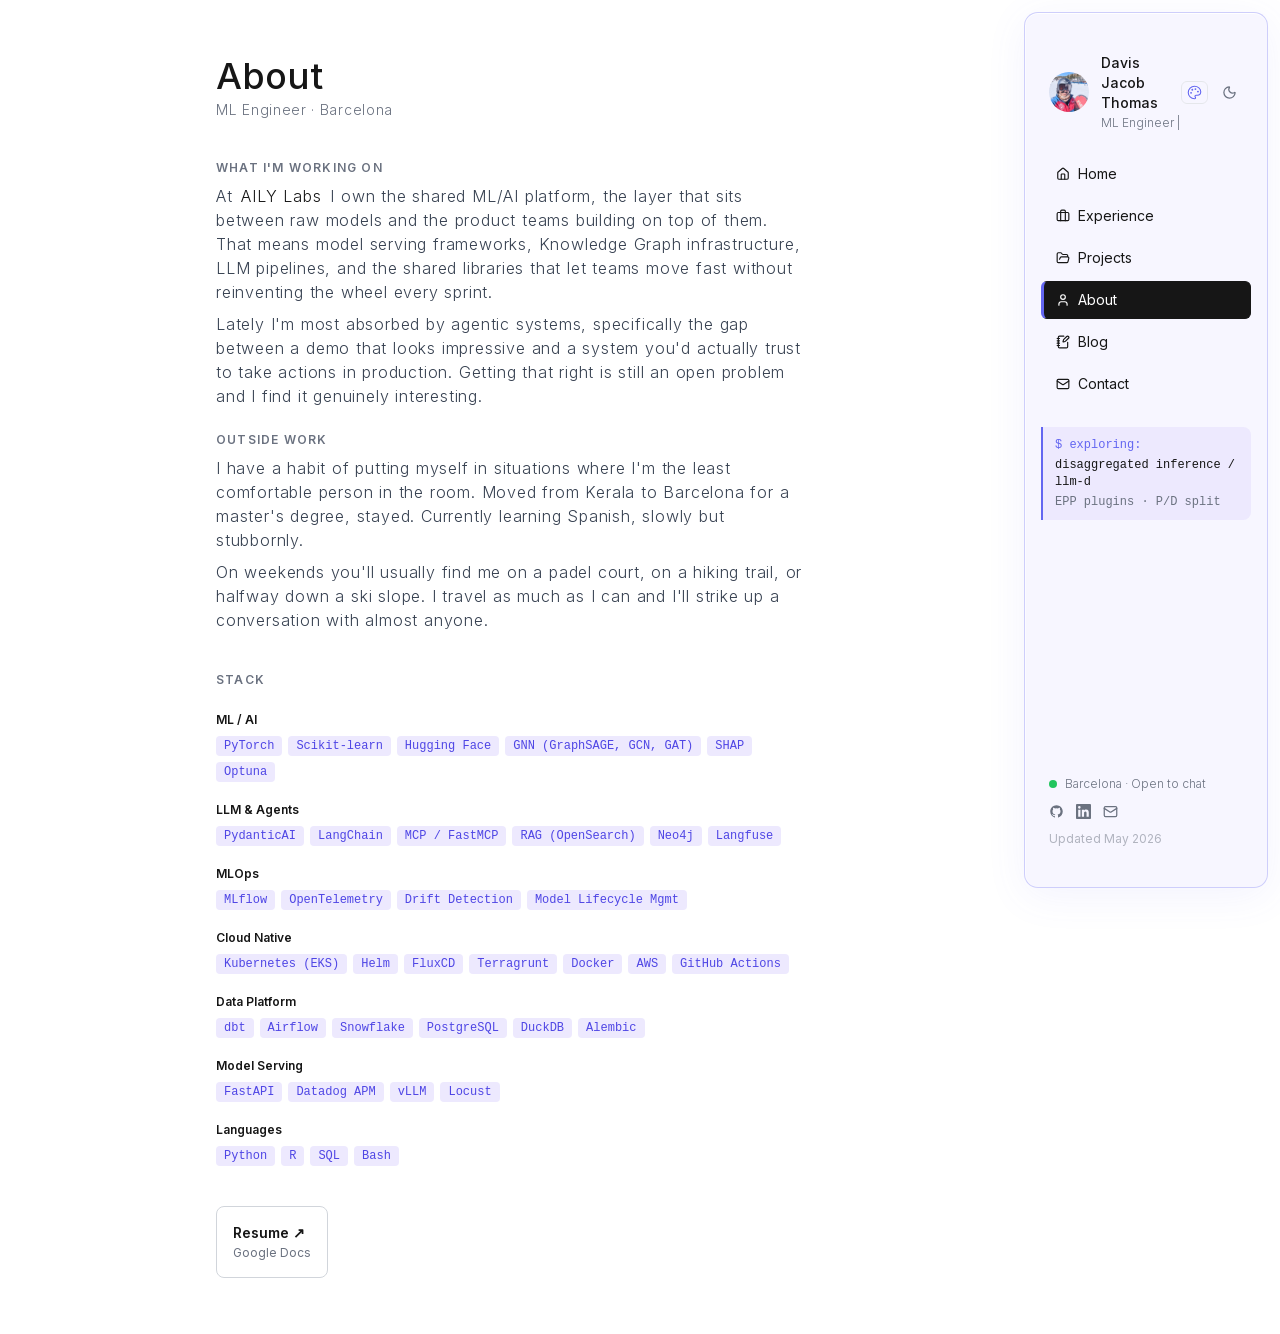
<file: about/index.html>
<!DOCTYPE html><html lang="en" class="inter_5901b7c6-module__ec5Qua__variable"><head><meta charSet="utf-8"/><meta name="viewport" content="width=device-width, initial-scale=1"/><link rel="preload" href="/_next/static/media/83afe278b6a6bb3c-s.p.0q-301v4kxxnr.woff2" as="font" crossorigin="" type="font/woff2"/><link rel="preload" as="image" href="/avatar.jpg"/><link rel="stylesheet" href="/_next/static/chunks/0f0u_mdhbyc_c.css" data-precedence="next"/><link rel="preload" as="script" fetchPriority="low" href="/_next/static/chunks/115dplafwys-z.js"/><script src="/_next/static/chunks/0pqt~8bl3ukh4.js" async=""></script><script src="/_next/static/chunks/10u3y4bw1ayzs.js" async=""></script><script src="/_next/static/chunks/0au83~zq0~0pf.js" async=""></script><script src="/_next/static/chunks/turbopack-0kknce6icackx.js" async=""></script><script src="/_next/static/chunks/17o633a944wak.js" async=""></script><script src="/_next/static/chunks/0d3shmwh5_nmn.js" async=""></script><script src="/_next/static/chunks/0wmtzu2qp0zch.js" async=""></script><meta name="next-size-adjust" content=""/><title>About · Davis Jacob Thomas</title><meta name="description" content="ML Engineer · AI Platform · LLMs · Agents · MLOps · Barcelona"/><link rel="icon" href="/favicon.ico?favicon.0x3dzn~oxb6tn.ico" sizes="256x256" type="image/x-icon"/><script>(function(){var a=localStorage.getItem('accent')||'indigo';document.documentElement.dataset.accent=a;})();</script><script src="/_next/static/chunks/03~yq9q893hmn.js" noModule=""></script></head><body style="font-family:var(--font-inter), -apple-system, BlinkMacSystemFont, sans-serif"><div hidden=""><!--$--><!--/$--></div><script>((a,b,c,d,e,f,g,h)=>{let i=document.documentElement,j=["light","dark"];function k(b){var c;(Array.isArray(a)?a:[a]).forEach(a=>{let c="class"===a,d=c&&f?e.map(a=>f[a]||a):e;c?(i.classList.remove(...d),i.classList.add(f&&f[b]?f[b]:b)):i.setAttribute(a,b)}),c=b,h&&j.includes(c)&&(i.style.colorScheme=c)}if(d)k(d);else try{let a=localStorage.getItem(b)||c,d=g&&"system"===a?window.matchMedia("(prefers-color-scheme: dark)").matches?"dark":"light":a;k(d)}catch(a){}})("class","theme","light",null,["light","dark"],null,false,true)</script><div class="grid-bg" aria-hidden="true"></div><div class="grid-glow" aria-hidden="true"></div><div class="flex min-h-screen" style="position:relative;z-index:1"><div class="flex-1 flex flex-col min-w-0"><div class="lg:hidden"><div class="flex items-center justify-between px-5 py-4 sticky top-0 z-40 border-b" style="background:var(--sidebar-glass);border-color:var(--sidebar-glass-border);backdrop-filter:blur(20px) saturate(180%);-webkit-backdrop-filter:blur(20px) saturate(180%)"><a class="flex items-center gap-2.5" href="/"><img alt="Davis Jacob Thomas" width="30" height="30" decoding="async" data-nimg="1" class="rounded-full object-cover" style="color:transparent;width:30px;height:30px" src="/avatar.jpg"/><span class="text-sm font-medium" style="color:var(--text)">Davis Jacob Thomas</span></a><div class="flex items-center gap-1"><div style="position:relative"><button title="Accent colour" aria-label="Choose accent colour" style="display:flex;align-items:center;padding:3px 5px;border-radius:6px;border:1px solid var(--border);background:transparent;cursor:pointer;color:#6366f1;transition:background 0.15s, color 0.25s"><svg width="15" height="15" viewBox="0 0 24 24" fill="none" stroke="currentColor" stroke-width="1.75" stroke-linecap="round" stroke-linejoin="round"><circle cx="13.5" cy="6.5" r="1.5" fill="currentColor" stroke="none"></circle><circle cx="17.5" cy="10.5" r="1.5" fill="currentColor" stroke="none"></circle><circle cx="8.5" cy="7.5" r="1.5" fill="currentColor" stroke="none"></circle><circle cx="6.5" cy="12.5" r="1.5" fill="currentColor" stroke="none"></circle><path d="M12 2C6.5 2 2 6.5 2 12s4.5 10 10 10c.926 0 1.648-.746 1.648-1.688 0-.437-.18-.835-.437-1.125-.29-.289-.438-.652-.438-1.125a1.64 1.64 0 0 1 1.668-1.668h1.996c3.051 0 5.555-2.503 5.555-5.554C21.965 6.012 17.461 2 12 2z"></path></svg></button></div><button class="p-1.5 cursor-pointer" style="color:var(--text)"><svg xmlns="http://www.w3.org/2000/svg" width="18" height="18" viewBox="0 0 24 24" fill="none" stroke="currentColor" stroke-width="2" stroke-linecap="round" stroke-linejoin="round" class="lucide lucide-menu" aria-hidden="true"><path d="M4 5h16"></path><path d="M4 12h16"></path><path d="M4 19h16"></path></svg></button></div></div></div><main class="flex-1"><div class="max-w-2xl mx-auto px-6 sm:px-10 py-10 sm:py-14"><div class="space-y-10"><section><h1 class="text-2xl md:text-4xl font-medium mb-1" style="color:var(--text)">About</h1><p class="text-sm tracking-wider font-light" style="color:var(--muted)">ML Engineer · Barcelona</p></section><section class="text-sm sm:text-base tracking-wider font-light space-y-6" style="color:var(--subtle)"><div class="space-y-2"><h2 class="text-xs uppercase tracking-widest font-semibold" style="color:var(--muted)">What I&#x27;m working on</h2><p>At<!-- --> <a href="https://ailylabs.com" target="_blank" rel="noopener noreferrer" class="link-pill underline" style="color:var(--text)">AILY Labs</a> <!-- -->I own the shared ML/AI platform, the layer that sits between raw models and the product teams building on top of them. That means model serving frameworks, Knowledge Graph infrastructure, LLM pipelines, and the shared libraries that let teams move fast without reinventing the wheel every sprint.</p><p>Lately I&#x27;m most absorbed by agentic systems, specifically the gap between a demo that looks impressive and a system you&#x27;d actually trust to take actions in production. Getting that right is still an open problem and I find it genuinely interesting.</p></div><div class="space-y-2"><h2 class="text-xs uppercase tracking-widest font-semibold" style="color:var(--muted)">Outside work</h2><p>I have a habit of putting myself in situations where I&#x27;m the least comfortable person in the room. Moved from Kerala to Barcelona for a master&#x27;s degree, stayed. Currently learning Spanish, slowly but stubbornly.</p><p>On weekends you&#x27;ll usually find me on a padel court, on a hiking trail, or halfway down a ski slope. I travel as much as I can and I&#x27;ll strike up a conversation with almost anyone.</p></div></section><section><p class="text-xs uppercase tracking-widest font-semibold mb-6" style="color:var(--muted)">Stack</p><div class="space-y-5"><div><p class="text-xs font-semibold mb-2" style="color:var(--text)">ML / AI</p><div class="flex flex-wrap gap-1.5"><span class="inline-block text-xs px-2 py-0.5 rounded font-mono" style="background:var(--tag-bg);color:var(--tag-fg)">PyTorch</span><span class="inline-block text-xs px-2 py-0.5 rounded font-mono" style="background:var(--tag-bg);color:var(--tag-fg)">Scikit-learn</span><span class="inline-block text-xs px-2 py-0.5 rounded font-mono" style="background:var(--tag-bg);color:var(--tag-fg)">Hugging Face</span><span class="inline-block text-xs px-2 py-0.5 rounded font-mono" style="background:var(--tag-bg);color:var(--tag-fg)">GNN (GraphSAGE, GCN, GAT)</span><span class="inline-block text-xs px-2 py-0.5 rounded font-mono" style="background:var(--tag-bg);color:var(--tag-fg)">SHAP</span><span class="inline-block text-xs px-2 py-0.5 rounded font-mono" style="background:var(--tag-bg);color:var(--tag-fg)">Optuna</span></div></div><div><p class="text-xs font-semibold mb-2" style="color:var(--text)">LLM &amp; Agents</p><div class="flex flex-wrap gap-1.5"><span class="inline-block text-xs px-2 py-0.5 rounded font-mono" style="background:var(--tag-bg);color:var(--tag-fg)">PydanticAI</span><span class="inline-block text-xs px-2 py-0.5 rounded font-mono" style="background:var(--tag-bg);color:var(--tag-fg)">LangChain</span><span class="inline-block text-xs px-2 py-0.5 rounded font-mono" style="background:var(--tag-bg);color:var(--tag-fg)">MCP / FastMCP</span><span class="inline-block text-xs px-2 py-0.5 rounded font-mono" style="background:var(--tag-bg);color:var(--tag-fg)">RAG (OpenSearch)</span><span class="inline-block text-xs px-2 py-0.5 rounded font-mono" style="background:var(--tag-bg);color:var(--tag-fg)">Neo4j</span><span class="inline-block text-xs px-2 py-0.5 rounded font-mono" style="background:var(--tag-bg);color:var(--tag-fg)">Langfuse</span></div></div><div><p class="text-xs font-semibold mb-2" style="color:var(--text)">MLOps</p><div class="flex flex-wrap gap-1.5"><span class="inline-block text-xs px-2 py-0.5 rounded font-mono" style="background:var(--tag-bg);color:var(--tag-fg)">MLflow</span><span class="inline-block text-xs px-2 py-0.5 rounded font-mono" style="background:var(--tag-bg);color:var(--tag-fg)">OpenTelemetry</span><span class="inline-block text-xs px-2 py-0.5 rounded font-mono" style="background:var(--tag-bg);color:var(--tag-fg)">Drift Detection</span><span class="inline-block text-xs px-2 py-0.5 rounded font-mono" style="background:var(--tag-bg);color:var(--tag-fg)">Model Lifecycle Mgmt</span></div></div><div><p class="text-xs font-semibold mb-2" style="color:var(--text)">Cloud Native</p><div class="flex flex-wrap gap-1.5"><span class="inline-block text-xs px-2 py-0.5 rounded font-mono" style="background:var(--tag-bg);color:var(--tag-fg)">Kubernetes (EKS)</span><span class="inline-block text-xs px-2 py-0.5 rounded font-mono" style="background:var(--tag-bg);color:var(--tag-fg)">Helm</span><span class="inline-block text-xs px-2 py-0.5 rounded font-mono" style="background:var(--tag-bg);color:var(--tag-fg)">FluxCD</span><span class="inline-block text-xs px-2 py-0.5 rounded font-mono" style="background:var(--tag-bg);color:var(--tag-fg)">Terragrunt</span><span class="inline-block text-xs px-2 py-0.5 rounded font-mono" style="background:var(--tag-bg);color:var(--tag-fg)">Docker</span><span class="inline-block text-xs px-2 py-0.5 rounded font-mono" style="background:var(--tag-bg);color:var(--tag-fg)">AWS</span><span class="inline-block text-xs px-2 py-0.5 rounded font-mono" style="background:var(--tag-bg);color:var(--tag-fg)">GitHub Actions</span></div></div><div><p class="text-xs font-semibold mb-2" style="color:var(--text)">Data Platform</p><div class="flex flex-wrap gap-1.5"><span class="inline-block text-xs px-2 py-0.5 rounded font-mono" style="background:var(--tag-bg);color:var(--tag-fg)">dbt</span><span class="inline-block text-xs px-2 py-0.5 rounded font-mono" style="background:var(--tag-bg);color:var(--tag-fg)">Airflow</span><span class="inline-block text-xs px-2 py-0.5 rounded font-mono" style="background:var(--tag-bg);color:var(--tag-fg)">Snowflake</span><span class="inline-block text-xs px-2 py-0.5 rounded font-mono" style="background:var(--tag-bg);color:var(--tag-fg)">PostgreSQL</span><span class="inline-block text-xs px-2 py-0.5 rounded font-mono" style="background:var(--tag-bg);color:var(--tag-fg)">DuckDB</span><span class="inline-block text-xs px-2 py-0.5 rounded font-mono" style="background:var(--tag-bg);color:var(--tag-fg)">Alembic</span></div></div><div><p class="text-xs font-semibold mb-2" style="color:var(--text)">Model Serving</p><div class="flex flex-wrap gap-1.5"><span class="inline-block text-xs px-2 py-0.5 rounded font-mono" style="background:var(--tag-bg);color:var(--tag-fg)">FastAPI</span><span class="inline-block text-xs px-2 py-0.5 rounded font-mono" style="background:var(--tag-bg);color:var(--tag-fg)">Datadog APM</span><span class="inline-block text-xs px-2 py-0.5 rounded font-mono" style="background:var(--tag-bg);color:var(--tag-fg)">vLLM</span><span class="inline-block text-xs px-2 py-0.5 rounded font-mono" style="background:var(--tag-bg);color:var(--tag-fg)">Locust</span></div></div><div><p class="text-xs font-semibold mb-2" style="color:var(--text)">Languages</p><div class="flex flex-wrap gap-1.5"><span class="inline-block text-xs px-2 py-0.5 rounded font-mono" style="background:var(--tag-bg);color:var(--tag-fg)">Python</span><span class="inline-block text-xs px-2 py-0.5 rounded font-mono" style="background:var(--tag-bg);color:var(--tag-fg)">R</span><span class="inline-block text-xs px-2 py-0.5 rounded font-mono" style="background:var(--tag-bg);color:var(--tag-fg)">SQL</span><span class="inline-block text-xs px-2 py-0.5 rounded font-mono" style="background:var(--tag-bg);color:var(--tag-fg)">Bash</span></div></div></div></section><section><a href="https://docs.google.com/document/d/1iQX8ARWaKovaTwSjV2-ls6hneFlnejCs/edit?usp=drive_link" target="_blank" rel="noopener noreferrer" class="card-hover inline-flex flex-col p-4 rounded-lg border" style="background:var(--card-bg);border-color:var(--card-border)"><p class="text-sm font-semibold" style="color:var(--text)">Resume ↗</p><p class="text-xs mt-0.5" style="color:var(--muted)">Google Docs</p></a></section></div><!--$--><!--/$--></div></main></div><div class="hidden lg:flex shrink-0 flex-col" style="width:16rem;padding:12px 12px 12px 0"><div class="sticky top-3 overflow-y-auto" style="height:calc(100vh - 24px);border-radius:14px;background:var(--sidebar-glass);border:1.5px solid var(--sidebar-glass-border);backdrop-filter:blur(24px) saturate(200%);-webkit-backdrop-filter:blur(24px) saturate(200%);box-shadow:var(--sidebar-glass-shadow)"><div class="flex flex-col h-full px-4 py-10"><div class="flex items-center gap-2 px-2 mb-6"><a class="flex items-center gap-3 min-w-0 flex-1" href="/"><img alt="Davis Jacob Thomas" width="40" height="40" decoding="async" data-nimg="1" class="rounded-full shrink-0 object-cover" style="color:transparent;width:40px;height:40px" src="/avatar.jpg"/><div class="flex flex-col leading-tight gap-0.5 min-w-0"><span class="text-sm font-medium" style="color:var(--text)">Davis Jacob Thomas</span><span class="text-xs font-light whitespace-nowrap" style="color:var(--muted);display:block;height:1rem;line-height:1rem"><span style="color:inherit" class="styles-module_blinkingCursor__yugAC styles-module_blinking__9VXRT">|</span></span></div></a><div class="flex items-center gap-2 shrink-0"><div style="position:relative"><button title="Accent colour" aria-label="Choose accent colour" style="display:flex;align-items:center;padding:3px 5px;border-radius:6px;border:1px solid var(--border);background:transparent;cursor:pointer;color:#6366f1;transition:background 0.15s, color 0.25s"><svg width="15" height="15" viewBox="0 0 24 24" fill="none" stroke="currentColor" stroke-width="1.75" stroke-linecap="round" stroke-linejoin="round"><circle cx="13.5" cy="6.5" r="1.5" fill="currentColor" stroke="none"></circle><circle cx="17.5" cy="10.5" r="1.5" fill="currentColor" stroke="none"></circle><circle cx="8.5" cy="7.5" r="1.5" fill="currentColor" stroke="none"></circle><circle cx="6.5" cy="12.5" r="1.5" fill="currentColor" stroke="none"></circle><path d="M12 2C6.5 2 2 6.5 2 12s4.5 10 10 10c.926 0 1.648-.746 1.648-1.688 0-.437-.18-.835-.437-1.125-.29-.289-.438-.652-.438-1.125a1.64 1.64 0 0 1 1.668-1.668h1.996c3.051 0 5.555-2.503 5.555-5.554C21.965 6.012 17.461 2 12 2z"></path></svg></button></div></div></div><nav class="space-y-1 mb-6"><a class="flex items-center gap-2 rounded-md text-sm border px-3 py-2 transition-colors" style="background:transparent;color:var(--text);border-color:transparent;border-left-width:3px;border-left-color:transparent" href="/"><svg xmlns="http://www.w3.org/2000/svg" width="14" height="14" viewBox="0 0 24 24" fill="none" stroke="currentColor" stroke-width="2" stroke-linecap="round" stroke-linejoin="round" class="lucide lucide-house" aria-hidden="true"><path d="M15 21v-8a1 1 0 0 0-1-1h-4a1 1 0 0 0-1 1v8"></path><path d="M3 10a2 2 0 0 1 .709-1.528l7-6a2 2 0 0 1 2.582 0l7 6A2 2 0 0 1 21 10v9a2 2 0 0 1-2 2H5a2 2 0 0 1-2-2z"></path></svg><span>Home</span></a><a class="flex items-center gap-2 rounded-md text-sm border px-3 py-2 transition-colors" style="background:transparent;color:var(--text);border-color:transparent;border-left-width:3px;border-left-color:transparent" href="/experience/"><svg xmlns="http://www.w3.org/2000/svg" width="14" height="14" viewBox="0 0 24 24" fill="none" stroke="currentColor" stroke-width="2" stroke-linecap="round" stroke-linejoin="round" class="lucide lucide-briefcase" aria-hidden="true"><path d="M16 20V4a2 2 0 0 0-2-2h-4a2 2 0 0 0-2 2v16"></path><rect width="20" height="14" x="2" y="6" rx="2"></rect></svg><span>Experience</span></a><a class="flex items-center gap-2 rounded-md text-sm border px-3 py-2 transition-colors" style="background:transparent;color:var(--text);border-color:transparent;border-left-width:3px;border-left-color:transparent" href="/projects/"><svg xmlns="http://www.w3.org/2000/svg" width="14" height="14" viewBox="0 0 24 24" fill="none" stroke="currentColor" stroke-width="2" stroke-linecap="round" stroke-linejoin="round" class="lucide lucide-folder-open" aria-hidden="true"><path d="m6 14 1.5-2.9A2 2 0 0 1 9.24 10H20a2 2 0 0 1 1.94 2.5l-1.54 6a2 2 0 0 1-1.95 1.5H4a2 2 0 0 1-2-2V5a2 2 0 0 1 2-2h3.9a2 2 0 0 1 1.69.9l.81 1.2a2 2 0 0 0 1.67.9H18a2 2 0 0 1 2 2v2"></path></svg><span>Projects</span></a><a class="flex items-center gap-2 rounded-md text-sm border px-3 py-2 transition-colors" style="background:var(--nav-active-bg);color:var(--nav-active-fg);border-color:var(--nav-active-bg);border-left-color:var(--accent);border-left-width:3px" href="/about/"><svg xmlns="http://www.w3.org/2000/svg" width="14" height="14" viewBox="0 0 24 24" fill="none" stroke="currentColor" stroke-width="2" stroke-linecap="round" stroke-linejoin="round" class="lucide lucide-user" aria-hidden="true"><path d="M19 21v-2a4 4 0 0 0-4-4H9a4 4 0 0 0-4 4v2"></path><circle cx="12" cy="7" r="4"></circle></svg><span>About</span></a><a class="flex items-center gap-2 rounded-md text-sm border px-3 py-2 transition-colors" style="background:transparent;color:var(--text);border-color:transparent;border-left-width:3px;border-left-color:transparent" href="/blog/"><svg xmlns="http://www.w3.org/2000/svg" width="14" height="14" viewBox="0 0 24 24" fill="none" stroke="currentColor" stroke-width="2" stroke-linecap="round" stroke-linejoin="round" class="lucide lucide-notebook-pen" aria-hidden="true"><path d="M13.4 2H6a2 2 0 0 0-2 2v16a2 2 0 0 0 2 2h12a2 2 0 0 0 2-2v-7.4"></path><path d="M2 6h4"></path><path d="M2 10h4"></path><path d="M2 14h4"></path><path d="M2 18h4"></path><path d="M21.378 5.626a1 1 0 1 0-3.004-3.004l-5.01 5.012a2 2 0 0 0-.506.854l-.837 2.87a.5.5 0 0 0 .62.62l2.87-.837a2 2 0 0 0 .854-.506z"></path></svg><span>Blog</span></a><a class="flex items-center gap-2 rounded-md text-sm border px-3 py-2 transition-colors" style="background:transparent;color:var(--text);border-color:transparent;border-left-width:3px;border-left-color:transparent" href="/contact/"><svg xmlns="http://www.w3.org/2000/svg" width="14" height="14" viewBox="0 0 24 24" fill="none" stroke="currentColor" stroke-width="2" stroke-linecap="round" stroke-linejoin="round" class="lucide lucide-mail" aria-hidden="true"><path d="m22 7-8.991 5.727a2 2 0 0 1-2.009 0L2 7"></path><rect x="2" y="4" width="20" height="16" rx="2"></rect></svg><span>Contact</span></a></nav><div class="terminal-card rounded-r-lg px-3 py-2.5 mb-6 space-y-1" style="background:var(--accent-muted)"><p class="text-xs font-mono" style="color:var(--accent)">$ exploring:</p><a href="https://github.com/djtom98/llm-d-experiments" target="_blank" rel="noopener noreferrer" class="text-xs font-mono leading-snug hover:underline block" style="color:var(--text)">disaggregated inference / llm-d</a><p class="text-xs font-mono" style="color:var(--muted)">EPP plugins · P/D split</p></div><div class="flex-1"></div><div class="px-2 space-y-3"><div class="flex items-center gap-2"><span class="status-dot"></span><span class="text-xs font-light" style="color:var(--muted)">Barcelona · Open to chat</span></div><div class="flex items-center gap-3"><a href="https://github.com/djtom98" target="_blank" rel="noopener noreferrer" class="social-link" style="color:var(--muted)" aria-label="GitHub"><svg width="15" height="15" viewBox="0 0 24 24" fill="currentColor"><path d="M12 2C6.477 2 2 6.484 2 12.021c0 4.428 2.865 8.185 6.839 9.504.5.092.682-.217.682-.482 0-.237-.009-.868-.014-1.703-2.782.605-3.369-1.342-3.369-1.342-.454-1.154-1.11-1.462-1.11-1.462-.908-.62.069-.608.069-.608 1.003.07 1.531 1.032 1.531 1.032.892 1.53 2.341 1.088 2.91.832.092-.647.35-1.088.636-1.338-2.22-.253-4.555-1.113-4.555-4.951 0-1.093.39-1.988 1.029-2.688-.103-.253-.446-1.272.098-2.65 0 0 .84-.27 2.75 1.026A9.564 9.564 0 0 1 12 6.844a9.59 9.59 0 0 1 2.504.337c1.909-1.296 2.747-1.026 2.747-1.026.546 1.378.202 2.397.1 2.65.64.7 1.028 1.595 1.028 2.688 0 3.848-2.339 4.695-4.566 4.942.359.309.678.919.678 1.852 0 1.336-.012 2.415-.012 2.743 0 .267.18.578.688.48C19.138 20.2 22 16.447 22 12.021 22 6.484 17.522 2 12 2z"></path></svg></a><a href="https://linkedin.com/in/davis-jacob-thomas" target="_blank" rel="noopener noreferrer" class="social-link" style="color:var(--muted)" aria-label="LinkedIn"><svg width="15" height="15" viewBox="0 0 24 24" fill="currentColor"><path d="M20.447 20.452h-3.554v-5.569c0-1.328-.027-3.037-1.852-3.037-1.853 0-2.136 1.445-2.136 2.939v5.667H9.351V9h3.414v1.561h.046c.477-.9 1.637-1.85 3.37-1.85 3.601 0 4.267 2.37 4.267 5.455v6.286zM5.337 7.433a2.062 2.062 0 0 1-2.063-2.065 2.064 2.064 0 1 1 2.063 2.065zm1.782 13.019H3.555V9h3.564v11.452zM22.225 0H1.771C.792 0 0 .774 0 1.729v20.542C0 23.227.792 24 1.771 24h20.451C23.2 24 24 23.227 24 22.271V1.729C24 .774 23.2 0 22.222 0h.003z"></path></svg></a><a href="mailto:davisjacobthomas@gmail.com" class="social-link" style="color:var(--muted)" aria-label="Email"><svg width="15" height="15" viewBox="0 0 24 24" fill="none" stroke="currentColor" stroke-width="2" stroke-linecap="round" stroke-linejoin="round"><rect width="20" height="16" x="2" y="4" rx="2"></rect><path d="m22 7-8.97 5.7a1.94 1.94 0 0 1-2.06 0L2 7"></path></svg></a></div><p class="text-xs" style="color:var(--muted);opacity:0.5">Updated May 2026</p></div></div></div></div></div><script src="/_next/static/chunks/115dplafwys-z.js" id="_R_" async=""></script><script>(self.__next_f=self.__next_f||[]).push([0])</script><script>self.__next_f.push([1,"1:\"$Sreact.fragment\"\n2:I[96923,[\"/_next/static/chunks/17o633a944wak.js\",\"/_next/static/chunks/0d3shmwh5_nmn.js\",\"/_next/static/chunks/0wmtzu2qp0zch.js\"],\"Providers\"]\n3:I[18091,[\"/_next/static/chunks/17o633a944wak.js\",\"/_next/static/chunks/0d3shmwh5_nmn.js\",\"/_next/static/chunks/0wmtzu2qp0zch.js\"],\"InteractiveGrid\"]\n4:I[31265,[\"/_next/static/chunks/17o633a944wak.js\",\"/_next/static/chunks/0d3shmwh5_nmn.js\",\"/_next/static/chunks/0wmtzu2qp0zch.js\"],\"MobileBar\"]\n5:I[39756,[\"/_next/static/chunks/17o633a944wak.js\",\"/_next/static/chunks/0d3shmwh5_nmn.js\",\"/_next/static/chunks/0wmtzu2qp0zch.js\"],\"default\"]\n6:I[37457,[\"/_next/static/chunks/17o633a944wak.js\",\"/_next/static/chunks/0d3shmwh5_nmn.js\",\"/_next/static/chunks/0wmtzu2qp0zch.js\"],\"default\"]\n7:I[82437,[\"/_next/static/chunks/17o633a944wak.js\",\"/_next/static/chunks/0d3shmwh5_nmn.js\",\"/_next/static/chunks/0wmtzu2qp0zch.js\"],\"Sidebar\"]\nf:I[68027,[\"/_next/static/chunks/17o633a944wak.js\",\"/_next/static/chunks/0d3shmwh5_nmn.js\",\"/_next/static/chunks/0wmtzu2qp0zch.js\"],\"default\",1]\n:HL[\"/_next/static/chunks/0f0u_mdhbyc_c.css\",\"style\"]\n:HL[\"/_next/static/media/83afe278b6a6bb3c-s.p.0q-301v4kxxnr.woff2\",\"font\",{\"crossOrigin\":\"\",\"type\":\"font/woff2\"}]\n"])</script><script>self.__next_f.push([1,"0:{\"P\":null,\"c\":[\"\",\"about\",\"\"],\"q\":\"\",\"i\":false,\"f\":[[[\"\",{\"children\":[\"about\",{\"children\":[\"__PAGE__\",{}]}]},\"$undefined\",\"$undefined\",16],[[\"$\",\"$1\",\"c\",{\"children\":[[[\"$\",\"link\",\"0\",{\"rel\":\"stylesheet\",\"href\":\"/_next/static/chunks/0f0u_mdhbyc_c.css\",\"precedence\":\"next\",\"crossOrigin\":\"$undefined\",\"nonce\":\"$undefined\"}],[\"$\",\"script\",\"script-0\",{\"src\":\"/_next/static/chunks/17o633a944wak.js\",\"async\":true,\"nonce\":\"$undefined\"}],[\"$\",\"script\",\"script-1\",{\"src\":\"/_next/static/chunks/0d3shmwh5_nmn.js\",\"async\":true,\"nonce\":\"$undefined\"}],[\"$\",\"script\",\"script-2\",{\"src\":\"/_next/static/chunks/0wmtzu2qp0zch.js\",\"async\":true,\"nonce\":\"$undefined\"}]],[\"$\",\"html\",null,{\"lang\":\"en\",\"suppressHydrationWarning\":true,\"className\":\"inter_5901b7c6-module__ec5Qua__variable\",\"children\":[[\"$\",\"head\",null,{\"children\":[\"$\",\"script\",null,{\"dangerouslySetInnerHTML\":{\"__html\":\"(function(){var a=localStorage.getItem('accent')||'indigo';document.documentElement.dataset.accent=a;})();\"}}]}],[\"$\",\"body\",null,{\"style\":{\"fontFamily\":\"var(--font-inter), -apple-system, BlinkMacSystemFont, sans-serif\"},\"children\":[\"$\",\"$L2\",null,{\"children\":[[\"$\",\"$L3\",null,{}],[\"$\",\"div\",null,{\"className\":\"flex min-h-screen\",\"style\":{\"position\":\"relative\",\"zIndex\":1},\"children\":[[\"$\",\"div\",null,{\"className\":\"flex-1 flex flex-col min-w-0\",\"children\":[[\"$\",\"$L4\",null,{}],[\"$\",\"main\",null,{\"className\":\"flex-1\",\"children\":[\"$\",\"div\",null,{\"className\":\"max-w-2xl mx-auto px-6 sm:px-10 py-10 sm:py-14\",\"children\":[\"$\",\"$L5\",null,{\"parallelRouterKey\":\"children\",\"error\":\"$undefined\",\"errorStyles\":\"$undefined\",\"errorScripts\":\"$undefined\",\"template\":[\"$\",\"$L6\",null,{}],\"templateStyles\":\"$undefined\",\"templateScripts\":\"$undefined\",\"notFound\":[[[\"$\",\"title\",null,{\"children\":\"404: This page could not be found.\"}],[\"$\",\"div\",null,{\"style\":{\"fontFamily\":\"system-ui,\\\"Segoe UI\\\",Roboto,Helvetica,Arial,sans-serif,\\\"Apple Color Emoji\\\",\\\"Segoe UI Emoji\\\"\",\"height\":\"100vh\",\"textAlign\":\"center\",\"display\":\"flex\",\"flexDirection\":\"column\",\"alignItems\":\"center\",\"justifyContent\":\"center\"},\"children\":[\"$\",\"div\",null,{\"children\":[[\"$\",\"style\",null,{\"dangerouslySetInnerHTML\":{\"__html\":\"body{color:#000;background:#fff;margin:0}.next-error-h1{border-right:1px solid rgba(0,0,0,.3)}@media (prefers-color-scheme:dark){body{color:#fff;background:#000}.next-error-h1{border-right:1px solid rgba(255,255,255,.3)}}\"}}],[\"$\",\"h1\",null,{\"className\":\"next-error-h1\",\"style\":{\"display\":\"inline-block\",\"margin\":\"0 20px 0 0\",\"padding\":\"0 23px 0 0\",\"fontSize\":24,\"fontWeight\":500,\"verticalAlign\":\"top\",\"lineHeight\":\"49px\"},\"children\":404}],[\"$\",\"div\",null,{\"style\":{\"display\":\"inline-block\"},\"children\":[\"$\",\"h2\",null,{\"style\":{\"fontSize\":14,\"fontWeight\":400,\"lineHeight\":\"49px\",\"margin\":0},\"children\":\"This page could not be found.\"}]}]]}]}]],[]],\"forbidden\":\"$undefined\",\"unauthorized\":\"$undefined\"}]}]}]]}],[\"$\",\"div\",null,{\"className\":\"hidden lg:flex shrink-0 flex-col\",\"style\":{\"width\":\"16rem\",\"padding\":\"12px 12px 12px 0\"},\"children\":[\"$\",\"div\",null,{\"className\":\"sticky top-3 overflow-y-auto\",\"style\":{\"height\":\"calc(100vh - 24px)\",\"borderRadius\":\"14px\",\"background\":\"var(--sidebar-glass)\",\"border\":\"1.5px solid var(--sidebar-glass-border)\",\"backdropFilter\":\"blur(24px) saturate(200%)\",\"WebkitBackdropFilter\":\"blur(24px) saturate(200%)\",\"boxShadow\":\"var(--sidebar-glass-shadow)\"},\"children\":[\"$\",\"$L7\",null,{}]}]}]]}]]}]}]]}]]}],{\"children\":[[\"$\",\"$1\",\"c\",{\"children\":[null,[\"$\",\"$L5\",null,{\"parallelRouterKey\":\"children\",\"error\":\"$undefined\",\"errorStyles\":\"$undefined\",\"errorScripts\":\"$undefined\",\"template\":[\"$\",\"$L6\",null,{}],\"templateStyles\":\"$undefined\",\"templateScripts\":\"$undefined\",\"notFound\":\"$undefined\",\"forbidden\":\"$undefined\",\"unauthorized\":\"$undefined\"}]]}],{\"children\":[[\"$\",\"$1\",\"c\",{\"children\":[[\"$\",\"div\",null,{\"className\":\"space-y-10\",\"children\":[[\"$\",\"section\",null,{\"children\":[[\"$\",\"h1\",null,{\"className\":\"text-2xl md:text-4xl font-medium mb-1\",\"style\":{\"color\":\"var(--text)\"},\"children\":\"About\"}],[\"$\",\"p\",null,{\"className\":\"text-sm tracking-wider font-light\",\"style\":{\"color\":\"var(--muted)\"},\"children\":\"ML Engineer · Barcelona\"}]]}],[\"$\",\"section\",null,{\"className\":\"text-sm sm:text-base tracking-wider font-light space-y-6\",\"style\":{\"color\":\"var(--subtle)\"},\"children\":[[\"$\",\"div\",null,{\"className\":\"space-y-2\",\"children\":[[\"$\",\"h2\",null,{\"className\":\"text-xs uppercase tracking-widest font-semibold\",\"style\":{\"color\":\"var(--muted)\"},\"children\":\"What I'm working on\"}],[\"$\",\"p\",null,{\"children\":[\"At\",\" \",[\"$\",\"a\",null,{\"href\":\"https://ailylabs.com\",\"target\":\"_blank\",\"rel\":\"noopener noreferrer\",\"className\":\"link-pill underline\",\"style\":{\"color\":\"var(--text)\"},\"children\":\"AILY Labs\"}],\" \",\"I own the shared ML/AI platform, the layer that sits between raw models and the product teams building on top of them. That means model serving frameworks, Knowledge Graph infrastructure, LLM pipelines, and the shared libraries that let teams move fast without reinventing the wheel every sprint.\"]}],\"$L8\"]}],\"$L9\"]}],\"$La\",\"$Lb\"]}],null,\"$Lc\"]}],{},null,false,null]},null,false,\"$@d\"]},null,false,null],\"$Le\",false]],\"m\":\"$undefined\",\"G\":[\"$f\",[\"$L10\"]],\"S\":true,\"h\":null,\"s\":\"$undefined\",\"l\":\"$undefined\",\"p\":\"$undefined\",\"d\":\"$undefined\",\"b\":\"r8RGafnEMojHEyfA2_roW\"}\n"])</script><script>self.__next_f.push([1,"1a:I[97367,[\"/_next/static/chunks/17o633a944wak.js\",\"/_next/static/chunks/0d3shmwh5_nmn.js\",\"/_next/static/chunks/0wmtzu2qp0zch.js\"],\"OutletBoundary\"]\n1b:\"$Sreact.suspense\"\n1e:I[97367,[\"/_next/static/chunks/17o633a944wak.js\",\"/_next/static/chunks/0d3shmwh5_nmn.js\",\"/_next/static/chunks/0wmtzu2qp0zch.js\"],\"ViewportBoundary\"]\n20:I[97367,[\"/_next/static/chunks/17o633a944wak.js\",\"/_next/static/chunks/0d3shmwh5_nmn.js\",\"/_next/static/chunks/0wmtzu2qp0zch.js\"],\"MetadataBoundary\"]\n8:[\"$\",\"p\",null,{\"children\":\"Lately I'm most absorbed by agentic systems, specifically the gap between a demo that looks impressive and a system you'd actually trust to take actions in production. Getting that right is still an open problem and I find it genuinely interesting.\"}]\n9:[\"$\",\"div\",null,{\"className\":\"space-y-2\",\"children\":[[\"$\",\"h2\",null,{\"className\":\"text-xs uppercase tracking-widest font-semibold\",\"style\":{\"color\":\"var(--muted)\"},\"children\":\"Outside work\"}],[\"$\",\"p\",null,{\"children\":\"I have a habit of putting myself in situations where I'm the least comfortable person in the room. Moved from Kerala to Barcelona for a master's degree, stayed. Currently learning Spanish, slowly but stubbornly.\"}],[\"$\",\"p\",null,{\"children\":\"On weekends you'll usually find me on a padel court, on a hiking trail, or halfway down a ski slope. I travel as much as I can and I'll strike up a conversation with almost anyone.\"}]]}]\n"])</script><script>self.__next_f.push([1,"a:[\"$\",\"section\",null,{\"children\":[[\"$\",\"p\",null,{\"className\":\"text-xs uppercase tracking-widest font-semibold mb-6\",\"style\":{\"color\":\"var(--muted)\"},\"children\":\"Stack\"}],[\"$\",\"div\",null,{\"className\":\"space-y-5\",\"children\":[[\"$\",\"div\",\"ML / AI\",{\"children\":[[\"$\",\"p\",null,{\"className\":\"text-xs font-semibold mb-2\",\"style\":{\"color\":\"var(--text)\"},\"children\":\"ML / AI\"}],[\"$\",\"div\",null,{\"className\":\"flex flex-wrap gap-1.5\",\"children\":[[\"$\",\"span\",\"PyTorch\",{\"className\":\"inline-block text-xs px-2 py-0.5 rounded font-mono\",\"style\":{\"background\":\"var(--tag-bg)\",\"color\":\"var(--tag-fg)\"},\"children\":\"PyTorch\"}],[\"$\",\"span\",\"Scikit-learn\",{\"className\":\"inline-block text-xs px-2 py-0.5 rounded font-mono\",\"style\":{\"background\":\"var(--tag-bg)\",\"color\":\"var(--tag-fg)\"},\"children\":\"Scikit-learn\"}],[\"$\",\"span\",\"Hugging Face\",{\"className\":\"inline-block text-xs px-2 py-0.5 rounded font-mono\",\"style\":{\"background\":\"var(--tag-bg)\",\"color\":\"var(--tag-fg)\"},\"children\":\"Hugging Face\"}],[\"$\",\"span\",\"GNN (GraphSAGE, GCN, GAT)\",{\"className\":\"inline-block text-xs px-2 py-0.5 rounded font-mono\",\"style\":{\"background\":\"var(--tag-bg)\",\"color\":\"var(--tag-fg)\"},\"children\":\"GNN (GraphSAGE, GCN, GAT)\"}],[\"$\",\"span\",\"SHAP\",{\"className\":\"inline-block text-xs px-2 py-0.5 rounded font-mono\",\"style\":{\"background\":\"var(--tag-bg)\",\"color\":\"var(--tag-fg)\"},\"children\":\"SHAP\"}],[\"$\",\"span\",\"Optuna\",{\"className\":\"inline-block text-xs px-2 py-0.5 rounded font-mono\",\"style\":{\"background\":\"var(--tag-bg)\",\"color\":\"var(--tag-fg)\"},\"children\":\"Optuna\"}]]}]]}],[\"$\",\"div\",\"LLM \u0026 Agents\",{\"children\":[[\"$\",\"p\",null,{\"className\":\"text-xs font-semibold mb-2\",\"style\":{\"color\":\"var(--text)\"},\"children\":\"LLM \u0026 Agents\"}],[\"$\",\"div\",null,{\"className\":\"flex flex-wrap gap-1.5\",\"children\":[[\"$\",\"span\",\"PydanticAI\",{\"className\":\"inline-block text-xs px-2 py-0.5 rounded font-mono\",\"style\":{\"background\":\"var(--tag-bg)\",\"color\":\"var(--tag-fg)\"},\"children\":\"PydanticAI\"}],[\"$\",\"span\",\"LangChain\",{\"className\":\"inline-block text-xs px-2 py-0.5 rounded font-mono\",\"style\":{\"background\":\"var(--tag-bg)\",\"color\":\"var(--tag-fg)\"},\"children\":\"LangChain\"}],[\"$\",\"span\",\"MCP / FastMCP\",{\"className\":\"inline-block text-xs px-2 py-0.5 rounded font-mono\",\"style\":{\"background\":\"var(--tag-bg)\",\"color\":\"var(--tag-fg)\"},\"children\":\"MCP / FastMCP\"}],[\"$\",\"span\",\"RAG (OpenSearch)\",{\"className\":\"inline-block text-xs px-2 py-0.5 rounded font-mono\",\"style\":{\"background\":\"var(--tag-bg)\",\"color\":\"var(--tag-fg)\"},\"children\":\"RAG (OpenSearch)\"}],[\"$\",\"span\",\"Neo4j\",{\"className\":\"inline-block text-xs px-2 py-0.5 rounded font-mono\",\"style\":{\"background\":\"var(--tag-bg)\",\"color\":\"var(--tag-fg)\"},\"children\":\"Neo4j\"}],[\"$\",\"span\",\"Langfuse\",{\"className\":\"inline-block text-xs px-2 py-0.5 rounded font-mono\",\"style\":{\"background\":\"var(--tag-bg)\",\"color\":\"var(--tag-fg)\"},\"children\":\"Langfuse\"}]]}]]}],[\"$\",\"div\",\"MLOps\",{\"children\":[[\"$\",\"p\",null,{\"className\":\"text-xs font-semibold mb-2\",\"style\":{\"color\":\"var(--text)\"},\"children\":\"MLOps\"}],[\"$\",\"div\",null,{\"className\":\"flex flex-wrap gap-1.5\",\"children\":[[\"$\",\"span\",\"MLflow\",{\"className\":\"inline-block text-xs px-2 py-0.5 rounded font-mono\",\"style\":{\"background\":\"var(--tag-bg)\",\"color\":\"var(--tag-fg)\"},\"children\":\"MLflow\"}],[\"$\",\"span\",\"OpenTelemetry\",{\"className\":\"inline-block text-xs px-2 py-0.5 rounded font-mono\",\"style\":{\"background\":\"var(--tag-bg)\",\"color\":\"var(--tag-fg)\"},\"children\":\"OpenTelemetry\"}],[\"$\",\"span\",\"Drift Detection\",{\"className\":\"inline-block text-xs px-2 py-0.5 rounded font-mono\",\"style\":{\"background\":\"var(--tag-bg)\",\"color\":\"var(--tag-fg)\"},\"children\":\"Drift Detection\"}],[\"$\",\"span\",\"Model Lifecycle Mgmt\",{\"className\":\"inline-block text-xs px-2 py-0.5 rounded font-mono\",\"style\":{\"background\":\"var(--tag-bg)\",\"color\":\"var(--tag-fg)\"},\"children\":\"Model Lifecycle Mgmt\"}]]}]]}],[\"$\",\"div\",\"Cloud Native\",{\"children\":[[\"$\",\"p\",null,{\"className\":\"text-xs font-semibold mb-2\",\"style\":{\"color\":\"var(--text)\"},\"children\":\"Cloud Native\"}],[\"$\",\"div\",null,{\"className\":\"flex flex-wrap gap-1.5\",\"children\":[[\"$\",\"span\",\"Kubernetes (EKS)\",{\"className\":\"inline-block text-xs px-2 py-0.5 rounded font-mono\",\"style\":{\"background\":\"var(--tag-bg)\",\"color\":\"var(--tag-fg)\"},\"children\":\"Kubernetes (EKS)\"}],\"$L11\",\"$L12\",\"$L13\",\"$L14\",\"$L15\",\"$L16\"]}]]}],\"$L17\",\"$L18\",\"$L19\"]}]]}]\n"])</script><script>self.__next_f.push([1,"b:[\"$\",\"section\",null,{\"children\":[\"$\",\"a\",null,{\"href\":\"https://docs.google.com/document/d/1iQX8ARWaKovaTwSjV2-ls6hneFlnejCs/edit?usp=drive_link\",\"target\":\"_blank\",\"rel\":\"noopener noreferrer\",\"className\":\"card-hover inline-flex flex-col p-4 rounded-lg border\",\"style\":{\"background\":\"var(--card-bg)\",\"borderColor\":\"var(--card-border)\"},\"children\":[[\"$\",\"p\",null,{\"className\":\"text-sm font-semibold\",\"style\":{\"color\":\"var(--text)\"},\"children\":\"Resume ↗\"}],[\"$\",\"p\",null,{\"className\":\"text-xs mt-0.5\",\"style\":{\"color\":\"var(--muted)\"},\"children\":\"Google Docs\"}]]}]}]\nc:[\"$\",\"$L1a\",null,{\"children\":[\"$\",\"$1b\",null,{\"name\":\"Next.MetadataOutlet\",\"children\":\"$@1c\"}]}]\n1d:[]\nd:\"$W1d\"\ne:[\"$\",\"$1\",\"h\",{\"children\":[null,[\"$\",\"$L1e\",null,{\"children\":\"$L1f\"}],[\"$\",\"div\",null,{\"hidden\":true,\"children\":[\"$\",\"$L20\",null,{\"children\":[\"$\",\"$1b\",null,{\"name\":\"Next.Metadata\",\"children\":\"$L21\"}]}]}],[\"$\",\"meta\",null,{\"name\":\"next-size-adjust\",\"content\":\"\"}]]}]\n10:[\"$\",\"link\",\"0\",{\"rel\":\"stylesheet\",\"href\":\"/_next/static/chunks/0f0u_mdhbyc_c.css\",\"precedence\":\"next\",\"crossOrigin\":\"$undefined\",\"nonce\":\"$undefined\"}]\n"])</script><script>self.__next_f.push([1,"11:[\"$\",\"span\",\"Helm\",{\"className\":\"inline-block text-xs px-2 py-0.5 rounded font-mono\",\"style\":{\"background\":\"var(--tag-bg)\",\"color\":\"var(--tag-fg)\"},\"children\":\"Helm\"}]\n12:[\"$\",\"span\",\"FluxCD\",{\"className\":\"inline-block text-xs px-2 py-0.5 rounded font-mono\",\"style\":{\"background\":\"var(--tag-bg)\",\"color\":\"var(--tag-fg)\"},\"children\":\"FluxCD\"}]\n13:[\"$\",\"span\",\"Terragrunt\",{\"className\":\"inline-block text-xs px-2 py-0.5 rounded font-mono\",\"style\":{\"background\":\"var(--tag-bg)\",\"color\":\"var(--tag-fg)\"},\"children\":\"Terragrunt\"}]\n14:[\"$\",\"span\",\"Docker\",{\"className\":\"inline-block text-xs px-2 py-0.5 rounded font-mono\",\"style\":{\"background\":\"var(--tag-bg)\",\"color\":\"var(--tag-fg)\"},\"children\":\"Docker\"}]\n15:[\"$\",\"span\",\"AWS\",{\"className\":\"inline-block text-xs px-2 py-0.5 rounded font-mono\",\"style\":{\"background\":\"var(--tag-bg)\",\"color\":\"var(--tag-fg)\"},\"children\":\"AWS\"}]\n16:[\"$\",\"span\",\"GitHub Actions\",{\"className\":\"inline-block text-xs px-2 py-0.5 rounded font-mono\",\"style\":{\"background\":\"var(--tag-bg)\",\"color\":\"var(--tag-fg)\"},\"children\":\"GitHub Actions\"}]\n17:[\"$\",\"div\",\"Data Platform\",{\"children\":[[\"$\",\"p\",null,{\"className\":\"text-xs font-semibold mb-2\",\"style\":{\"color\":\"var(--text)\"},\"children\":\"Data Platform\"}],[\"$\",\"div\",null,{\"className\":\"flex flex-wrap gap-1.5\",\"children\":[[\"$\",\"span\",\"dbt\",{\"className\":\"inline-block text-xs px-2 py-0.5 rounded font-mono\",\"style\":{\"background\":\"var(--tag-bg)\",\"color\":\"var(--tag-fg)\"},\"children\":\"dbt\"}],[\"$\",\"span\",\"Airflow\",{\"className\":\"inline-block text-xs px-2 py-0.5 rounded font-mono\",\"style\":{\"background\":\"var(--tag-bg)\",\"color\":\"var(--tag-fg)\"},\"children\":\"Airflow\"}],[\"$\",\"span\",\"Snowflake\",{\"className\":\"inline-block text-xs px-2 py-0.5 rounded font-mono\",\"style\":{\"background\":\"var(--tag-bg)\",\"color\":\"var(--tag-fg)\"},\"children\":\"Snowflake\"}],[\"$\",\"span\",\"PostgreSQL\",{\"className\":\"inline-block text-xs px-2 py-0.5 rounded font-mono\",\"style\":{\"background\":\"var(--tag-bg)\",\"color\":\"var(--tag-fg)\"},\"children\":\"PostgreSQL\"}],[\"$\",\"span\",\"DuckDB\",{\"className\":\"inline-block text-xs px-2 py-0.5 rounded font-mono\",\"style\":{\"background\":\"var(--tag-bg)\",\"color\":\"var(--tag-fg)\"},\"children\":\"DuckDB\"}],[\"$\",\"span\",\"Alembic\",{\"className\":\"inline-block text-xs px-2 py-0.5 rounded font-mono\",\"style\":{\"background\":\"var(--tag-bg)\",\"color\":\"var(--tag-fg)\"},\"children\":\"Alembic\"}]]}]]}]\n18:[\"$\",\"div\",\"Model Serving\",{\"children\":[[\"$\",\"p\",null,{\"className\":\"text-xs font-semibold mb-2\",\"style\":{\"color\":\"var(--text)\"},\"children\":\"Model Serving\"}],[\"$\",\"div\",null,{\"className\":\"flex flex-wrap gap-1.5\",\"children\":[[\"$\",\"span\",\"FastAPI\",{\"className\":\"inline-block text-xs px-2 py-0.5 rounded font-mono\",\"style\":{\"background\":\"var(--tag-bg)\",\"color\":\"var(--tag-fg)\"},\"children\":\"FastAPI\"}],[\"$\",\"span\",\"Datadog APM\",{\"className\":\"inline-block text-xs px-2 py-0.5 rounded font-mono\",\"style\":{\"background\":\"var(--tag-bg)\",\"color\":\"var(--tag-fg)\"},\"children\":\"Datadog APM\"}],[\"$\",\"span\",\"vLLM\",{\"className\":\"inline-block text-xs px-2 py-0.5 rounded font-mono\",\"style\":{\"background\":\"var(--tag-bg)\",\"color\":\"var(--tag-fg)\"},\"children\":\"vLLM\"}],[\"$\",\"span\",\"Locust\",{\"className\":\"inline-block text-xs px-2 py-0.5 rounded font-mono\",\"style\":{\"background\":\"var(--tag-bg)\",\"color\":\"var(--tag-fg)\"},\"children\":\"Locust\"}]]}]]}]\n19:[\"$\",\"div\",\"Languages\",{\"children\":[[\"$\",\"p\",null,{\"className\":\"text-xs font-semibold mb-2\",\"style\":{\"color\":\"var(--text)\"},\"children\":\"Languages\"}],[\"$\",\"div\",null,{\"className\":\"flex flex-wrap gap-1.5\",\"children\":[[\"$\",\"span\",\"Python\",{\"className\":\"inline-block text-xs px-2 py-0.5 rounded font-mono\",\"style\":{\"background\":\"var(--tag-bg)\",\"color\":\"var(--tag-fg)\"},\"children\":\"Python\"}],[\"$\",\"span\",\"R\",{\"className\":\"inline-block text-xs px-2 py-0.5 rounded font-mono\",\"style\":{\"background\":\"var(--tag-bg)\",\"color\":\"var(--tag-fg)\"},\"children\":\"R\"}],[\"$\",\"span\",\"SQL\",{\"className\":\"inline-block text-xs px-2 py-0.5 rounded font-mono\",\"style\":{\"background\":\"var(--tag-bg)\",\"color\":\"var(--tag-fg)\"},\"children\":\"SQL\"}],[\"$\",\"span\",\"Bash\",{\"className\":\"inline-block text-xs px-2 py-0.5 rounded font-mono\",\"style\":{\"background\":\"va"])</script><script>self.__next_f.push([1,"r(--tag-bg)\",\"color\":\"var(--tag-fg)\"},\"children\":\"Bash\"}]]}]]}]\n"])</script><script>self.__next_f.push([1,"1f:[[\"$\",\"meta\",\"0\",{\"charSet\":\"utf-8\"}],[\"$\",\"meta\",\"1\",{\"name\":\"viewport\",\"content\":\"width=device-width, initial-scale=1\"}]]\n"])</script><script>self.__next_f.push([1,"22:I[27201,[\"/_next/static/chunks/17o633a944wak.js\",\"/_next/static/chunks/0d3shmwh5_nmn.js\",\"/_next/static/chunks/0wmtzu2qp0zch.js\"],\"IconMark\"]\n1c:null\n21:[[\"$\",\"title\",\"0\",{\"children\":\"About · Davis Jacob Thomas\"}],[\"$\",\"meta\",\"1\",{\"name\":\"description\",\"content\":\"ML Engineer · AI Platform · LLMs · Agents · MLOps · Barcelona\"}],[\"$\",\"link\",\"2\",{\"rel\":\"icon\",\"href\":\"/favicon.ico?favicon.0x3dzn~oxb6tn.ico\",\"sizes\":\"256x256\",\"type\":\"image/x-icon\"}],[\"$\",\"$L22\",\"3\",{}]]\n"])</script></body></html>
</file>
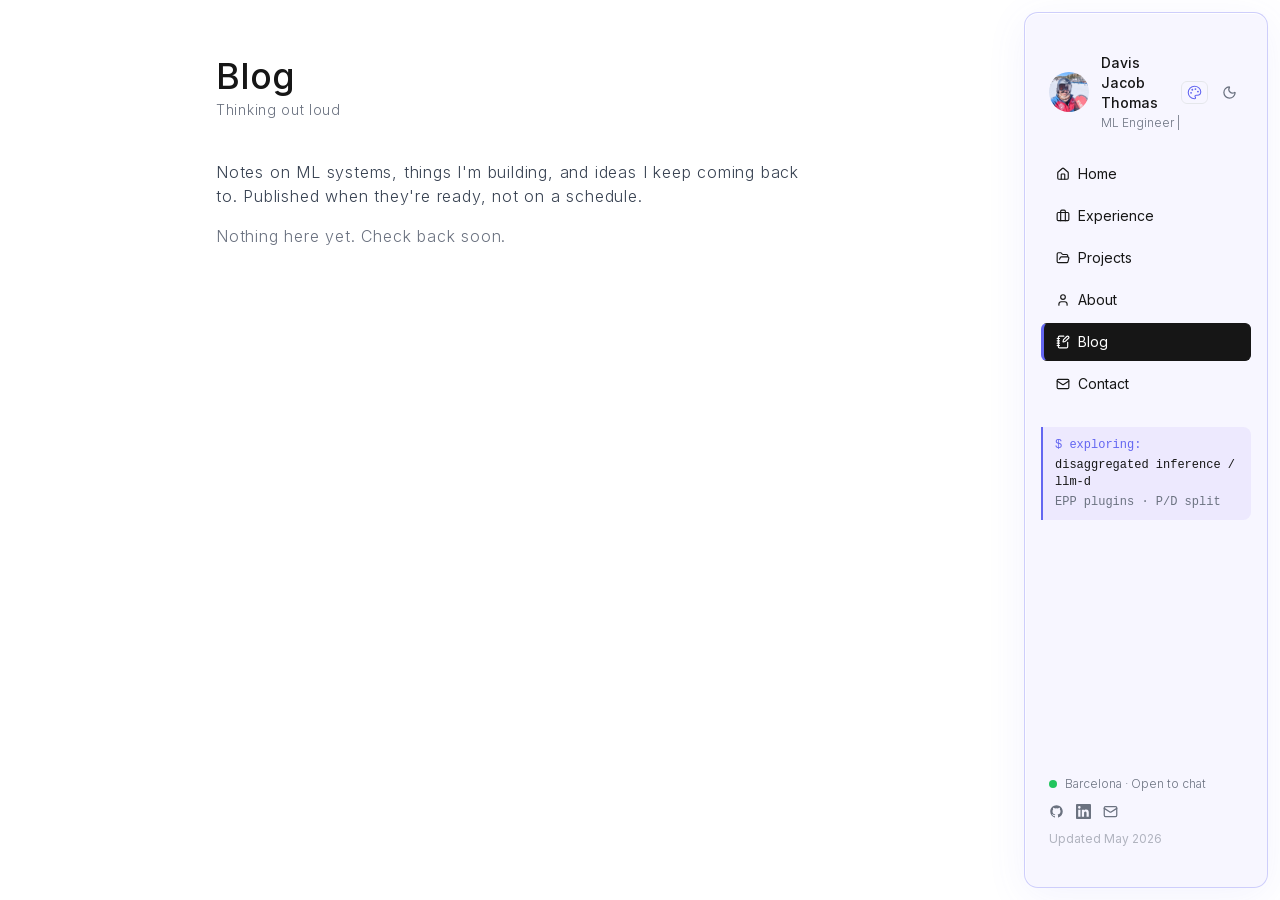
<file: blog/index.html>
<!DOCTYPE html><html lang="en" class="inter_5901b7c6-module__ec5Qua__variable"><head><meta charSet="utf-8"/><meta name="viewport" content="width=device-width, initial-scale=1"/><link rel="preload" href="/_next/static/media/83afe278b6a6bb3c-s.p.0q-301v4kxxnr.woff2" as="font" crossorigin="" type="font/woff2"/><link rel="preload" as="image" href="/avatar.jpg"/><link rel="stylesheet" href="/_next/static/chunks/0f0u_mdhbyc_c.css" data-precedence="next"/><link rel="preload" as="script" fetchPriority="low" href="/_next/static/chunks/115dplafwys-z.js"/><script src="/_next/static/chunks/0pqt~8bl3ukh4.js" async=""></script><script src="/_next/static/chunks/10u3y4bw1ayzs.js" async=""></script><script src="/_next/static/chunks/0au83~zq0~0pf.js" async=""></script><script src="/_next/static/chunks/turbopack-0kknce6icackx.js" async=""></script><script src="/_next/static/chunks/17o633a944wak.js" async=""></script><script src="/_next/static/chunks/0d3shmwh5_nmn.js" async=""></script><script src="/_next/static/chunks/0wmtzu2qp0zch.js" async=""></script><meta name="next-size-adjust" content=""/><title>Blog · Davis Jacob Thomas</title><meta name="description" content="ML Engineer · AI Platform · LLMs · Agents · MLOps · Barcelona"/><link rel="icon" href="/favicon.ico?favicon.0x3dzn~oxb6tn.ico" sizes="256x256" type="image/x-icon"/><script>(function(){var a=localStorage.getItem('accent')||'indigo';document.documentElement.dataset.accent=a;})();</script><script src="/_next/static/chunks/03~yq9q893hmn.js" noModule=""></script></head><body style="font-family:var(--font-inter), -apple-system, BlinkMacSystemFont, sans-serif"><div hidden=""><!--$--><!--/$--></div><script>((a,b,c,d,e,f,g,h)=>{let i=document.documentElement,j=["light","dark"];function k(b){var c;(Array.isArray(a)?a:[a]).forEach(a=>{let c="class"===a,d=c&&f?e.map(a=>f[a]||a):e;c?(i.classList.remove(...d),i.classList.add(f&&f[b]?f[b]:b)):i.setAttribute(a,b)}),c=b,h&&j.includes(c)&&(i.style.colorScheme=c)}if(d)k(d);else try{let a=localStorage.getItem(b)||c,d=g&&"system"===a?window.matchMedia("(prefers-color-scheme: dark)").matches?"dark":"light":a;k(d)}catch(a){}})("class","theme","light",null,["light","dark"],null,false,true)</script><div class="grid-bg" aria-hidden="true"></div><div class="grid-glow" aria-hidden="true"></div><div class="flex min-h-screen" style="position:relative;z-index:1"><div class="flex-1 flex flex-col min-w-0"><div class="lg:hidden"><div class="flex items-center justify-between px-5 py-4 sticky top-0 z-40 border-b" style="background:var(--sidebar-glass);border-color:var(--sidebar-glass-border);backdrop-filter:blur(20px) saturate(180%);-webkit-backdrop-filter:blur(20px) saturate(180%)"><a class="flex items-center gap-2.5" href="/"><img alt="Davis Jacob Thomas" width="30" height="30" decoding="async" data-nimg="1" class="rounded-full object-cover" style="color:transparent;width:30px;height:30px" src="/avatar.jpg"/><span class="text-sm font-medium" style="color:var(--text)">Davis Jacob Thomas</span></a><div class="flex items-center gap-1"><div style="position:relative"><button title="Accent colour" aria-label="Choose accent colour" style="display:flex;align-items:center;padding:3px 5px;border-radius:6px;border:1px solid var(--border);background:transparent;cursor:pointer;color:#6366f1;transition:background 0.15s, color 0.25s"><svg width="15" height="15" viewBox="0 0 24 24" fill="none" stroke="currentColor" stroke-width="1.75" stroke-linecap="round" stroke-linejoin="round"><circle cx="13.5" cy="6.5" r="1.5" fill="currentColor" stroke="none"></circle><circle cx="17.5" cy="10.5" r="1.5" fill="currentColor" stroke="none"></circle><circle cx="8.5" cy="7.5" r="1.5" fill="currentColor" stroke="none"></circle><circle cx="6.5" cy="12.5" r="1.5" fill="currentColor" stroke="none"></circle><path d="M12 2C6.5 2 2 6.5 2 12s4.5 10 10 10c.926 0 1.648-.746 1.648-1.688 0-.437-.18-.835-.437-1.125-.29-.289-.438-.652-.438-1.125a1.64 1.64 0 0 1 1.668-1.668h1.996c3.051 0 5.555-2.503 5.555-5.554C21.965 6.012 17.461 2 12 2z"></path></svg></button></div><button class="p-1.5 cursor-pointer" style="color:var(--text)"><svg xmlns="http://www.w3.org/2000/svg" width="18" height="18" viewBox="0 0 24 24" fill="none" stroke="currentColor" stroke-width="2" stroke-linecap="round" stroke-linejoin="round" class="lucide lucide-menu" aria-hidden="true"><path d="M4 5h16"></path><path d="M4 12h16"></path><path d="M4 19h16"></path></svg></button></div></div></div><main class="flex-1"><div class="max-w-2xl mx-auto px-6 sm:px-10 py-10 sm:py-14"><div class="space-y-10"><section><h1 class="text-2xl md:text-4xl font-medium mb-1" style="color:var(--text)">Blog</h1><p class="text-sm tracking-wider font-light" style="color:var(--muted)">Thinking out loud</p></section><section class="text-sm sm:text-base tracking-wider font-light space-y-4" style="color:var(--subtle)"><p>Notes on ML systems, things I&#x27;m building, and ideas I keep coming back to. Published when they&#x27;re ready, not on a schedule.</p><p style="color:var(--muted)">Nothing here yet. Check back soon.</p></section></div><!--$--><!--/$--></div></main></div><div class="hidden lg:flex shrink-0 flex-col" style="width:16rem;padding:12px 12px 12px 0"><div class="sticky top-3 overflow-y-auto" style="height:calc(100vh - 24px);border-radius:14px;background:var(--sidebar-glass);border:1.5px solid var(--sidebar-glass-border);backdrop-filter:blur(24px) saturate(200%);-webkit-backdrop-filter:blur(24px) saturate(200%);box-shadow:var(--sidebar-glass-shadow)"><div class="flex flex-col h-full px-4 py-10"><div class="flex items-center gap-2 px-2 mb-6"><a class="flex items-center gap-3 min-w-0 flex-1" href="/"><img alt="Davis Jacob Thomas" width="40" height="40" decoding="async" data-nimg="1" class="rounded-full shrink-0 object-cover" style="color:transparent;width:40px;height:40px" src="/avatar.jpg"/><div class="flex flex-col leading-tight gap-0.5 min-w-0"><span class="text-sm font-medium" style="color:var(--text)">Davis Jacob Thomas</span><span class="text-xs font-light whitespace-nowrap" style="color:var(--muted);display:block;height:1rem;line-height:1rem"><span style="color:inherit" class="styles-module_blinkingCursor__yugAC styles-module_blinking__9VXRT">|</span></span></div></a><div class="flex items-center gap-2 shrink-0"><div style="position:relative"><button title="Accent colour" aria-label="Choose accent colour" style="display:flex;align-items:center;padding:3px 5px;border-radius:6px;border:1px solid var(--border);background:transparent;cursor:pointer;color:#6366f1;transition:background 0.15s, color 0.25s"><svg width="15" height="15" viewBox="0 0 24 24" fill="none" stroke="currentColor" stroke-width="1.75" stroke-linecap="round" stroke-linejoin="round"><circle cx="13.5" cy="6.5" r="1.5" fill="currentColor" stroke="none"></circle><circle cx="17.5" cy="10.5" r="1.5" fill="currentColor" stroke="none"></circle><circle cx="8.5" cy="7.5" r="1.5" fill="currentColor" stroke="none"></circle><circle cx="6.5" cy="12.5" r="1.5" fill="currentColor" stroke="none"></circle><path d="M12 2C6.5 2 2 6.5 2 12s4.5 10 10 10c.926 0 1.648-.746 1.648-1.688 0-.437-.18-.835-.437-1.125-.29-.289-.438-.652-.438-1.125a1.64 1.64 0 0 1 1.668-1.668h1.996c3.051 0 5.555-2.503 5.555-5.554C21.965 6.012 17.461 2 12 2z"></path></svg></button></div></div></div><nav class="space-y-1 mb-6"><a class="flex items-center gap-2 rounded-md text-sm border px-3 py-2 transition-colors" style="background:transparent;color:var(--text);border-color:transparent;border-left-width:3px;border-left-color:transparent" href="/"><svg xmlns="http://www.w3.org/2000/svg" width="14" height="14" viewBox="0 0 24 24" fill="none" stroke="currentColor" stroke-width="2" stroke-linecap="round" stroke-linejoin="round" class="lucide lucide-house" aria-hidden="true"><path d="M15 21v-8a1 1 0 0 0-1-1h-4a1 1 0 0 0-1 1v8"></path><path d="M3 10a2 2 0 0 1 .709-1.528l7-6a2 2 0 0 1 2.582 0l7 6A2 2 0 0 1 21 10v9a2 2 0 0 1-2 2H5a2 2 0 0 1-2-2z"></path></svg><span>Home</span></a><a class="flex items-center gap-2 rounded-md text-sm border px-3 py-2 transition-colors" style="background:transparent;color:var(--text);border-color:transparent;border-left-width:3px;border-left-color:transparent" href="/experience/"><svg xmlns="http://www.w3.org/2000/svg" width="14" height="14" viewBox="0 0 24 24" fill="none" stroke="currentColor" stroke-width="2" stroke-linecap="round" stroke-linejoin="round" class="lucide lucide-briefcase" aria-hidden="true"><path d="M16 20V4a2 2 0 0 0-2-2h-4a2 2 0 0 0-2 2v16"></path><rect width="20" height="14" x="2" y="6" rx="2"></rect></svg><span>Experience</span></a><a class="flex items-center gap-2 rounded-md text-sm border px-3 py-2 transition-colors" style="background:transparent;color:var(--text);border-color:transparent;border-left-width:3px;border-left-color:transparent" href="/projects/"><svg xmlns="http://www.w3.org/2000/svg" width="14" height="14" viewBox="0 0 24 24" fill="none" stroke="currentColor" stroke-width="2" stroke-linecap="round" stroke-linejoin="round" class="lucide lucide-folder-open" aria-hidden="true"><path d="m6 14 1.5-2.9A2 2 0 0 1 9.24 10H20a2 2 0 0 1 1.94 2.5l-1.54 6a2 2 0 0 1-1.95 1.5H4a2 2 0 0 1-2-2V5a2 2 0 0 1 2-2h3.9a2 2 0 0 1 1.69.9l.81 1.2a2 2 0 0 0 1.67.9H18a2 2 0 0 1 2 2v2"></path></svg><span>Projects</span></a><a class="flex items-center gap-2 rounded-md text-sm border px-3 py-2 transition-colors" style="background:transparent;color:var(--text);border-color:transparent;border-left-width:3px;border-left-color:transparent" href="/about/"><svg xmlns="http://www.w3.org/2000/svg" width="14" height="14" viewBox="0 0 24 24" fill="none" stroke="currentColor" stroke-width="2" stroke-linecap="round" stroke-linejoin="round" class="lucide lucide-user" aria-hidden="true"><path d="M19 21v-2a4 4 0 0 0-4-4H9a4 4 0 0 0-4 4v2"></path><circle cx="12" cy="7" r="4"></circle></svg><span>About</span></a><a class="flex items-center gap-2 rounded-md text-sm border px-3 py-2 transition-colors" style="background:var(--nav-active-bg);color:var(--nav-active-fg);border-color:var(--nav-active-bg);border-left-color:var(--accent);border-left-width:3px" href="/blog/"><svg xmlns="http://www.w3.org/2000/svg" width="14" height="14" viewBox="0 0 24 24" fill="none" stroke="currentColor" stroke-width="2" stroke-linecap="round" stroke-linejoin="round" class="lucide lucide-notebook-pen" aria-hidden="true"><path d="M13.4 2H6a2 2 0 0 0-2 2v16a2 2 0 0 0 2 2h12a2 2 0 0 0 2-2v-7.4"></path><path d="M2 6h4"></path><path d="M2 10h4"></path><path d="M2 14h4"></path><path d="M2 18h4"></path><path d="M21.378 5.626a1 1 0 1 0-3.004-3.004l-5.01 5.012a2 2 0 0 0-.506.854l-.837 2.87a.5.5 0 0 0 .62.62l2.87-.837a2 2 0 0 0 .854-.506z"></path></svg><span>Blog</span></a><a class="flex items-center gap-2 rounded-md text-sm border px-3 py-2 transition-colors" style="background:transparent;color:var(--text);border-color:transparent;border-left-width:3px;border-left-color:transparent" href="/contact/"><svg xmlns="http://www.w3.org/2000/svg" width="14" height="14" viewBox="0 0 24 24" fill="none" stroke="currentColor" stroke-width="2" stroke-linecap="round" stroke-linejoin="round" class="lucide lucide-mail" aria-hidden="true"><path d="m22 7-8.991 5.727a2 2 0 0 1-2.009 0L2 7"></path><rect x="2" y="4" width="20" height="16" rx="2"></rect></svg><span>Contact</span></a></nav><div class="terminal-card rounded-r-lg px-3 py-2.5 mb-6 space-y-1" style="background:var(--accent-muted)"><p class="text-xs font-mono" style="color:var(--accent)">$ exploring:</p><a href="https://github.com/djtom98/llm-d-experiments" target="_blank" rel="noopener noreferrer" class="text-xs font-mono leading-snug hover:underline block" style="color:var(--text)">disaggregated inference / llm-d</a><p class="text-xs font-mono" style="color:var(--muted)">EPP plugins · P/D split</p></div><div class="flex-1"></div><div class="px-2 space-y-3"><div class="flex items-center gap-2"><span class="status-dot"></span><span class="text-xs font-light" style="color:var(--muted)">Barcelona · Open to chat</span></div><div class="flex items-center gap-3"><a href="https://github.com/djtom98" target="_blank" rel="noopener noreferrer" class="social-link" style="color:var(--muted)" aria-label="GitHub"><svg width="15" height="15" viewBox="0 0 24 24" fill="currentColor"><path d="M12 2C6.477 2 2 6.484 2 12.021c0 4.428 2.865 8.185 6.839 9.504.5.092.682-.217.682-.482 0-.237-.009-.868-.014-1.703-2.782.605-3.369-1.342-3.369-1.342-.454-1.154-1.11-1.462-1.11-1.462-.908-.62.069-.608.069-.608 1.003.07 1.531 1.032 1.531 1.032.892 1.53 2.341 1.088 2.91.832.092-.647.35-1.088.636-1.338-2.22-.253-4.555-1.113-4.555-4.951 0-1.093.39-1.988 1.029-2.688-.103-.253-.446-1.272.098-2.65 0 0 .84-.27 2.75 1.026A9.564 9.564 0 0 1 12 6.844a9.59 9.59 0 0 1 2.504.337c1.909-1.296 2.747-1.026 2.747-1.026.546 1.378.202 2.397.1 2.65.64.7 1.028 1.595 1.028 2.688 0 3.848-2.339 4.695-4.566 4.942.359.309.678.919.678 1.852 0 1.336-.012 2.415-.012 2.743 0 .267.18.578.688.48C19.138 20.2 22 16.447 22 12.021 22 6.484 17.522 2 12 2z"></path></svg></a><a href="https://linkedin.com/in/davis-jacob-thomas" target="_blank" rel="noopener noreferrer" class="social-link" style="color:var(--muted)" aria-label="LinkedIn"><svg width="15" height="15" viewBox="0 0 24 24" fill="currentColor"><path d="M20.447 20.452h-3.554v-5.569c0-1.328-.027-3.037-1.852-3.037-1.853 0-2.136 1.445-2.136 2.939v5.667H9.351V9h3.414v1.561h.046c.477-.9 1.637-1.85 3.37-1.85 3.601 0 4.267 2.37 4.267 5.455v6.286zM5.337 7.433a2.062 2.062 0 0 1-2.063-2.065 2.064 2.064 0 1 1 2.063 2.065zm1.782 13.019H3.555V9h3.564v11.452zM22.225 0H1.771C.792 0 0 .774 0 1.729v20.542C0 23.227.792 24 1.771 24h20.451C23.2 24 24 23.227 24 22.271V1.729C24 .774 23.2 0 22.222 0h.003z"></path></svg></a><a href="mailto:davisjacobthomas@gmail.com" class="social-link" style="color:var(--muted)" aria-label="Email"><svg width="15" height="15" viewBox="0 0 24 24" fill="none" stroke="currentColor" stroke-width="2" stroke-linecap="round" stroke-linejoin="round"><rect width="20" height="16" x="2" y="4" rx="2"></rect><path d="m22 7-8.97 5.7a1.94 1.94 0 0 1-2.06 0L2 7"></path></svg></a></div><p class="text-xs" style="color:var(--muted);opacity:0.5">Updated May 2026</p></div></div></div></div></div><script src="/_next/static/chunks/115dplafwys-z.js" id="_R_" async=""></script><script>(self.__next_f=self.__next_f||[]).push([0])</script><script>self.__next_f.push([1,"1:\"$Sreact.fragment\"\n2:I[96923,[\"/_next/static/chunks/17o633a944wak.js\",\"/_next/static/chunks/0d3shmwh5_nmn.js\",\"/_next/static/chunks/0wmtzu2qp0zch.js\"],\"Providers\"]\n3:I[18091,[\"/_next/static/chunks/17o633a944wak.js\",\"/_next/static/chunks/0d3shmwh5_nmn.js\",\"/_next/static/chunks/0wmtzu2qp0zch.js\"],\"InteractiveGrid\"]\n4:I[31265,[\"/_next/static/chunks/17o633a944wak.js\",\"/_next/static/chunks/0d3shmwh5_nmn.js\",\"/_next/static/chunks/0wmtzu2qp0zch.js\"],\"MobileBar\"]\n5:I[39756,[\"/_next/static/chunks/17o633a944wak.js\",\"/_next/static/chunks/0d3shmwh5_nmn.js\",\"/_next/static/chunks/0wmtzu2qp0zch.js\"],\"default\"]\n6:I[37457,[\"/_next/static/chunks/17o633a944wak.js\",\"/_next/static/chunks/0d3shmwh5_nmn.js\",\"/_next/static/chunks/0wmtzu2qp0zch.js\"],\"default\"]\n7:I[82437,[\"/_next/static/chunks/17o633a944wak.js\",\"/_next/static/chunks/0d3shmwh5_nmn.js\",\"/_next/static/chunks/0wmtzu2qp0zch.js\"],\"Sidebar\"]\n8:I[97367,[\"/_next/static/chunks/17o633a944wak.js\",\"/_next/static/chunks/0d3shmwh5_nmn.js\",\"/_next/static/chunks/0wmtzu2qp0zch.js\"],\"OutletBoundary\"]\n9:\"$Sreact.suspense\"\nc:I[97367,[\"/_next/static/chunks/17o633a944wak.js\",\"/_next/static/chunks/0d3shmwh5_nmn.js\",\"/_next/static/chunks/0wmtzu2qp0zch.js\"],\"ViewportBoundary\"]\ne:I[97367,[\"/_next/static/chunks/17o633a944wak.js\",\"/_next/static/chunks/0d3shmwh5_nmn.js\",\"/_next/static/chunks/0wmtzu2qp0zch.js\"],\"MetadataBoundary\"]\n10:I[68027,[\"/_next/static/chunks/17o633a944wak.js\",\"/_next/static/chunks/0d3shmwh5_nmn.js\",\"/_next/static/chunks/0wmtzu2qp0zch.js\"],\"default\",1]\n:HL[\"/_next/static/chunks/0f0u_mdhbyc_c.css\",\"style\"]\n:HL[\"/_next/static/media/83afe278b6a6bb3c-s.p.0q-301v4kxxnr.woff2\",\"font\",{\"crossOrigin\":\"\",\"type\":\"font/woff2\"}]\n"])</script><script>self.__next_f.push([1,"0:{\"P\":null,\"c\":[\"\",\"blog\",\"\"],\"q\":\"\",\"i\":false,\"f\":[[[\"\",{\"children\":[\"blog\",{\"children\":[\"__PAGE__\",{}]}]},\"$undefined\",\"$undefined\",16],[[\"$\",\"$1\",\"c\",{\"children\":[[[\"$\",\"link\",\"0\",{\"rel\":\"stylesheet\",\"href\":\"/_next/static/chunks/0f0u_mdhbyc_c.css\",\"precedence\":\"next\",\"crossOrigin\":\"$undefined\",\"nonce\":\"$undefined\"}],[\"$\",\"script\",\"script-0\",{\"src\":\"/_next/static/chunks/17o633a944wak.js\",\"async\":true,\"nonce\":\"$undefined\"}],[\"$\",\"script\",\"script-1\",{\"src\":\"/_next/static/chunks/0d3shmwh5_nmn.js\",\"async\":true,\"nonce\":\"$undefined\"}],[\"$\",\"script\",\"script-2\",{\"src\":\"/_next/static/chunks/0wmtzu2qp0zch.js\",\"async\":true,\"nonce\":\"$undefined\"}]],[\"$\",\"html\",null,{\"lang\":\"en\",\"suppressHydrationWarning\":true,\"className\":\"inter_5901b7c6-module__ec5Qua__variable\",\"children\":[[\"$\",\"head\",null,{\"children\":[\"$\",\"script\",null,{\"dangerouslySetInnerHTML\":{\"__html\":\"(function(){var a=localStorage.getItem('accent')||'indigo';document.documentElement.dataset.accent=a;})();\"}}]}],[\"$\",\"body\",null,{\"style\":{\"fontFamily\":\"var(--font-inter), -apple-system, BlinkMacSystemFont, sans-serif\"},\"children\":[\"$\",\"$L2\",null,{\"children\":[[\"$\",\"$L3\",null,{}],[\"$\",\"div\",null,{\"className\":\"flex min-h-screen\",\"style\":{\"position\":\"relative\",\"zIndex\":1},\"children\":[[\"$\",\"div\",null,{\"className\":\"flex-1 flex flex-col min-w-0\",\"children\":[[\"$\",\"$L4\",null,{}],[\"$\",\"main\",null,{\"className\":\"flex-1\",\"children\":[\"$\",\"div\",null,{\"className\":\"max-w-2xl mx-auto px-6 sm:px-10 py-10 sm:py-14\",\"children\":[\"$\",\"$L5\",null,{\"parallelRouterKey\":\"children\",\"error\":\"$undefined\",\"errorStyles\":\"$undefined\",\"errorScripts\":\"$undefined\",\"template\":[\"$\",\"$L6\",null,{}],\"templateStyles\":\"$undefined\",\"templateScripts\":\"$undefined\",\"notFound\":[[[\"$\",\"title\",null,{\"children\":\"404: This page could not be found.\"}],[\"$\",\"div\",null,{\"style\":{\"fontFamily\":\"system-ui,\\\"Segoe UI\\\",Roboto,Helvetica,Arial,sans-serif,\\\"Apple Color Emoji\\\",\\\"Segoe UI Emoji\\\"\",\"height\":\"100vh\",\"textAlign\":\"center\",\"display\":\"flex\",\"flexDirection\":\"column\",\"alignItems\":\"center\",\"justifyContent\":\"center\"},\"children\":[\"$\",\"div\",null,{\"children\":[[\"$\",\"style\",null,{\"dangerouslySetInnerHTML\":{\"__html\":\"body{color:#000;background:#fff;margin:0}.next-error-h1{border-right:1px solid rgba(0,0,0,.3)}@media (prefers-color-scheme:dark){body{color:#fff;background:#000}.next-error-h1{border-right:1px solid rgba(255,255,255,.3)}}\"}}],[\"$\",\"h1\",null,{\"className\":\"next-error-h1\",\"style\":{\"display\":\"inline-block\",\"margin\":\"0 20px 0 0\",\"padding\":\"0 23px 0 0\",\"fontSize\":24,\"fontWeight\":500,\"verticalAlign\":\"top\",\"lineHeight\":\"49px\"},\"children\":404}],[\"$\",\"div\",null,{\"style\":{\"display\":\"inline-block\"},\"children\":[\"$\",\"h2\",null,{\"style\":{\"fontSize\":14,\"fontWeight\":400,\"lineHeight\":\"49px\",\"margin\":0},\"children\":\"This page could not be found.\"}]}]]}]}]],[]],\"forbidden\":\"$undefined\",\"unauthorized\":\"$undefined\"}]}]}]]}],[\"$\",\"div\",null,{\"className\":\"hidden lg:flex shrink-0 flex-col\",\"style\":{\"width\":\"16rem\",\"padding\":\"12px 12px 12px 0\"},\"children\":[\"$\",\"div\",null,{\"className\":\"sticky top-3 overflow-y-auto\",\"style\":{\"height\":\"calc(100vh - 24px)\",\"borderRadius\":\"14px\",\"background\":\"var(--sidebar-glass)\",\"border\":\"1.5px solid var(--sidebar-glass-border)\",\"backdropFilter\":\"blur(24px) saturate(200%)\",\"WebkitBackdropFilter\":\"blur(24px) saturate(200%)\",\"boxShadow\":\"var(--sidebar-glass-shadow)\"},\"children\":[\"$\",\"$L7\",null,{}]}]}]]}]]}]}]]}]]}],{\"children\":[[\"$\",\"$1\",\"c\",{\"children\":[null,[\"$\",\"$L5\",null,{\"parallelRouterKey\":\"children\",\"error\":\"$undefined\",\"errorStyles\":\"$undefined\",\"errorScripts\":\"$undefined\",\"template\":[\"$\",\"$L6\",null,{}],\"templateStyles\":\"$undefined\",\"templateScripts\":\"$undefined\",\"notFound\":\"$undefined\",\"forbidden\":\"$undefined\",\"unauthorized\":\"$undefined\"}]]}],{\"children\":[[\"$\",\"$1\",\"c\",{\"children\":[[\"$\",\"div\",null,{\"className\":\"space-y-10\",\"children\":[[\"$\",\"section\",null,{\"children\":[[\"$\",\"h1\",null,{\"className\":\"text-2xl md:text-4xl font-medium mb-1\",\"style\":{\"color\":\"var(--text)\"},\"children\":\"Blog\"}],[\"$\",\"p\",null,{\"className\":\"text-sm tracking-wider font-light\",\"style\":{\"color\":\"var(--muted)\"},\"children\":\"Thinking out loud\"}]]}],[\"$\",\"section\",null,{\"className\":\"text-sm sm:text-base tracking-wider font-light space-y-4\",\"style\":{\"color\":\"var(--subtle)\"},\"children\":[[\"$\",\"p\",null,{\"children\":\"Notes on ML systems, things I'm building, and ideas I keep coming back to. Published when they're ready, not on a schedule.\"}],[\"$\",\"p\",null,{\"style\":{\"color\":\"var(--muted)\"},\"children\":\"Nothing here yet. Check back soon.\"}]]}]]}],null,[\"$\",\"$L8\",null,{\"children\":[\"$\",\"$9\",null,{\"name\":\"Next.MetadataOutlet\",\"children\":\"$@a\"}]}]]}],{},null,false,null]},null,false,\"$@b\"]},null,false,null],[\"$\",\"$1\",\"h\",{\"children\":[null,[\"$\",\"$Lc\",null,{\"children\":\"$Ld\"}],[\"$\",\"div\",null,{\"hidden\":true,\"children\":[\"$\",\"$Le\",null,{\"children\":[\"$\",\"$9\",null,{\"name\":\"Next.Metadata\",\"children\":\"$Lf\"}]}]}],[\"$\",\"meta\",null,{\"name\":\"next-size-adjust\",\"content\":\"\"}]]}],false]],\"m\":\"$undefined\",\"G\":[\"$10\",[\"$L11\"]],\"S\":true,\"h\":null,\"s\":\"$undefined\",\"l\":\"$undefined\",\"p\":\"$undefined\",\"d\":\"$undefined\",\"b\":\"r8RGafnEMojHEyfA2_roW\"}\n"])</script><script>self.__next_f.push([1,"12:[]\nb:\"$W12\"\n11:[\"$\",\"link\",\"0\",{\"rel\":\"stylesheet\",\"href\":\"/_next/static/chunks/0f0u_mdhbyc_c.css\",\"precedence\":\"next\",\"crossOrigin\":\"$undefined\",\"nonce\":\"$undefined\"}]\n"])</script><script>self.__next_f.push([1,"d:[[\"$\",\"meta\",\"0\",{\"charSet\":\"utf-8\"}],[\"$\",\"meta\",\"1\",{\"name\":\"viewport\",\"content\":\"width=device-width, initial-scale=1\"}]]\n"])</script><script>self.__next_f.push([1,"13:I[27201,[\"/_next/static/chunks/17o633a944wak.js\",\"/_next/static/chunks/0d3shmwh5_nmn.js\",\"/_next/static/chunks/0wmtzu2qp0zch.js\"],\"IconMark\"]\na:null\nf:[[\"$\",\"title\",\"0\",{\"children\":\"Blog · Davis Jacob Thomas\"}],[\"$\",\"meta\",\"1\",{\"name\":\"description\",\"content\":\"ML Engineer · AI Platform · LLMs · Agents · MLOps · Barcelona\"}],[\"$\",\"link\",\"2\",{\"rel\":\"icon\",\"href\":\"/favicon.ico?favicon.0x3dzn~oxb6tn.ico\",\"sizes\":\"256x256\",\"type\":\"image/x-icon\"}],[\"$\",\"$L13\",\"3\",{}]]\n"])</script></body></html>
</file>
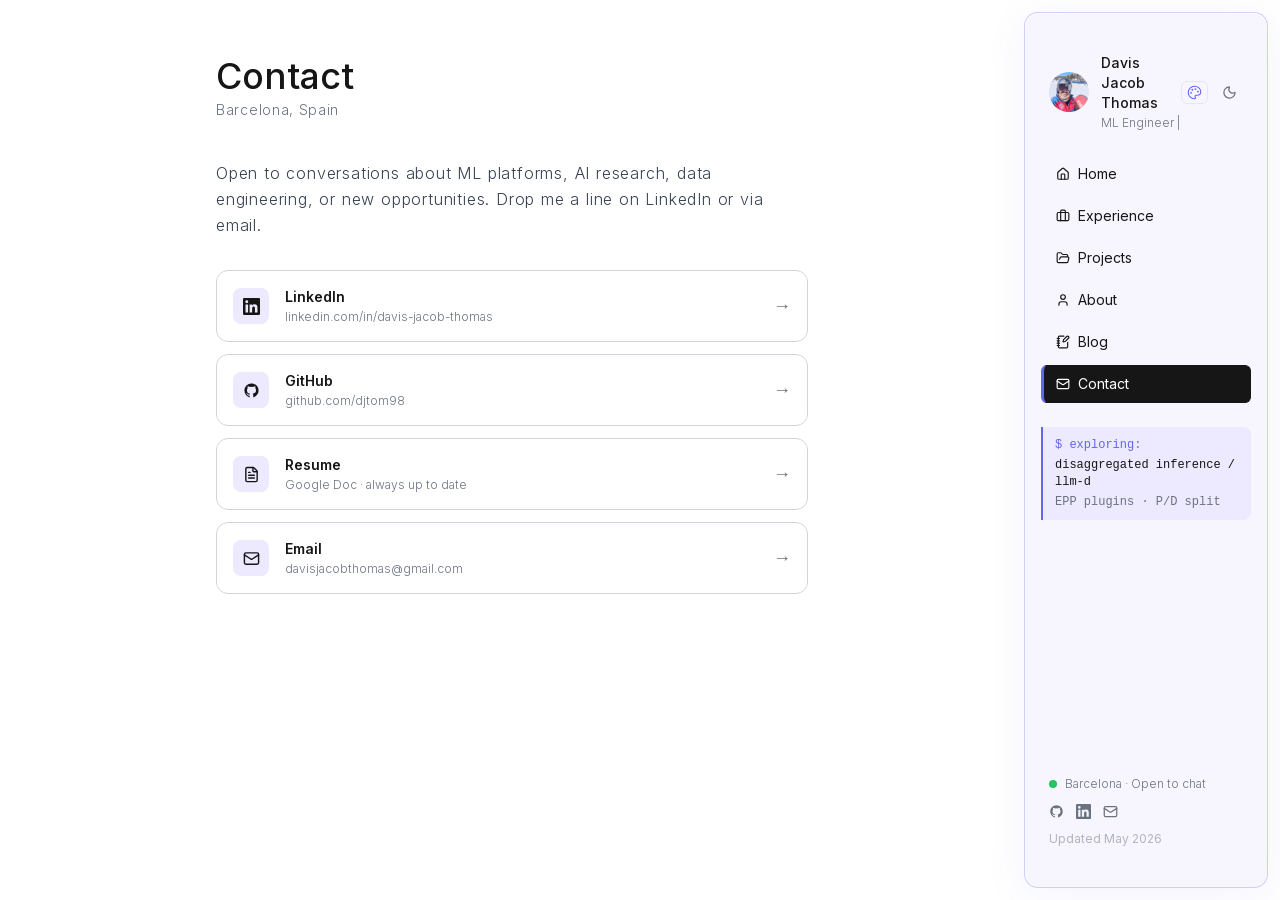
<file: contact/index.html>
<!DOCTYPE html><html lang="en" class="inter_5901b7c6-module__ec5Qua__variable"><head><meta charSet="utf-8"/><meta name="viewport" content="width=device-width, initial-scale=1"/><link rel="preload" href="/_next/static/media/83afe278b6a6bb3c-s.p.0q-301v4kxxnr.woff2" as="font" crossorigin="" type="font/woff2"/><link rel="preload" as="image" href="/avatar.jpg"/><link rel="stylesheet" href="/_next/static/chunks/0f0u_mdhbyc_c.css" data-precedence="next"/><link rel="preload" as="script" fetchPriority="low" href="/_next/static/chunks/115dplafwys-z.js"/><script src="/_next/static/chunks/0pqt~8bl3ukh4.js" async=""></script><script src="/_next/static/chunks/10u3y4bw1ayzs.js" async=""></script><script src="/_next/static/chunks/0au83~zq0~0pf.js" async=""></script><script src="/_next/static/chunks/turbopack-0kknce6icackx.js" async=""></script><script src="/_next/static/chunks/17o633a944wak.js" async=""></script><script src="/_next/static/chunks/0d3shmwh5_nmn.js" async=""></script><script src="/_next/static/chunks/0wmtzu2qp0zch.js" async=""></script><script src="/_next/static/chunks/0.o05lcbnoghb.js" async=""></script><meta name="next-size-adjust" content=""/><title>Davis Jacob Thomas</title><meta name="description" content="ML Engineer · AI Platform · LLMs · Agents · MLOps · Barcelona"/><link rel="icon" href="/favicon.ico?favicon.0x3dzn~oxb6tn.ico" sizes="256x256" type="image/x-icon"/><script>(function(){var a=localStorage.getItem('accent')||'indigo';document.documentElement.dataset.accent=a;})();</script><script src="/_next/static/chunks/03~yq9q893hmn.js" noModule=""></script></head><body style="font-family:var(--font-inter), -apple-system, BlinkMacSystemFont, sans-serif"><div hidden=""><!--$--><!--/$--></div><script>((a,b,c,d,e,f,g,h)=>{let i=document.documentElement,j=["light","dark"];function k(b){var c;(Array.isArray(a)?a:[a]).forEach(a=>{let c="class"===a,d=c&&f?e.map(a=>f[a]||a):e;c?(i.classList.remove(...d),i.classList.add(f&&f[b]?f[b]:b)):i.setAttribute(a,b)}),c=b,h&&j.includes(c)&&(i.style.colorScheme=c)}if(d)k(d);else try{let a=localStorage.getItem(b)||c,d=g&&"system"===a?window.matchMedia("(prefers-color-scheme: dark)").matches?"dark":"light":a;k(d)}catch(a){}})("class","theme","light",null,["light","dark"],null,false,true)</script><div class="grid-bg" aria-hidden="true"></div><div class="grid-glow" aria-hidden="true"></div><div class="flex min-h-screen" style="position:relative;z-index:1"><div class="flex-1 flex flex-col min-w-0"><div class="lg:hidden"><div class="flex items-center justify-between px-5 py-4 sticky top-0 z-40 border-b" style="background:var(--sidebar-glass);border-color:var(--sidebar-glass-border);backdrop-filter:blur(20px) saturate(180%);-webkit-backdrop-filter:blur(20px) saturate(180%)"><a class="flex items-center gap-2.5" href="/"><img alt="Davis Jacob Thomas" width="30" height="30" decoding="async" data-nimg="1" class="rounded-full object-cover" style="color:transparent;width:30px;height:30px" src="/avatar.jpg"/><span class="text-sm font-medium" style="color:var(--text)">Davis Jacob Thomas</span></a><div class="flex items-center gap-1"><div style="position:relative"><button title="Accent colour" aria-label="Choose accent colour" style="display:flex;align-items:center;padding:3px 5px;border-radius:6px;border:1px solid var(--border);background:transparent;cursor:pointer;color:#6366f1;transition:background 0.15s, color 0.25s"><svg width="15" height="15" viewBox="0 0 24 24" fill="none" stroke="currentColor" stroke-width="1.75" stroke-linecap="round" stroke-linejoin="round"><circle cx="13.5" cy="6.5" r="1.5" fill="currentColor" stroke="none"></circle><circle cx="17.5" cy="10.5" r="1.5" fill="currentColor" stroke="none"></circle><circle cx="8.5" cy="7.5" r="1.5" fill="currentColor" stroke="none"></circle><circle cx="6.5" cy="12.5" r="1.5" fill="currentColor" stroke="none"></circle><path d="M12 2C6.5 2 2 6.5 2 12s4.5 10 10 10c.926 0 1.648-.746 1.648-1.688 0-.437-.18-.835-.437-1.125-.29-.289-.438-.652-.438-1.125a1.64 1.64 0 0 1 1.668-1.668h1.996c3.051 0 5.555-2.503 5.555-5.554C21.965 6.012 17.461 2 12 2z"></path></svg></button></div><button class="p-1.5 cursor-pointer" style="color:var(--text)"><svg xmlns="http://www.w3.org/2000/svg" width="18" height="18" viewBox="0 0 24 24" fill="none" stroke="currentColor" stroke-width="2" stroke-linecap="round" stroke-linejoin="round" class="lucide lucide-menu" aria-hidden="true"><path d="M4 5h16"></path><path d="M4 12h16"></path><path d="M4 19h16"></path></svg></button></div></div></div><main class="flex-1"><div class="max-w-2xl mx-auto px-6 sm:px-10 py-10 sm:py-14"><div class="space-y-10"><section><h1 class="text-2xl md:text-4xl font-medium mb-1" style="color:var(--text)">Contact</h1><p class="text-sm tracking-wider font-light" style="color:var(--muted)">Barcelona, Spain</p></section><section><p class="text-sm sm:text-base tracking-wider font-light leading-relaxed mb-8" style="color:var(--subtle)">Open to conversations about ML platforms, AI research, data engineering, or new opportunities. Drop me a line on LinkedIn or via email.</p><div class="space-y-3"><a href="https://linkedin.com/in/davis-jacob-thomas" target="_blank" rel="noopener noreferrer" class="card-hover flex items-center gap-4 p-4 rounded-xl border" style="background:var(--card-bg);border-color:var(--card-border)"><span class="flex h-9 w-9 shrink-0 items-center justify-center rounded-lg" style="background:var(--tag-bg);color:var(--text)"><svg width="17" height="17" viewBox="0 0 24 24" fill="currentColor"><path d="M20.447 20.452h-3.554v-5.569c0-1.328-.027-3.037-1.852-3.037-1.853 0-2.136 1.445-2.136 2.939v5.667H9.351V9h3.414v1.561h.046c.477-.9 1.637-1.85 3.37-1.85 3.601 0 4.267 2.37 4.267 5.455v6.286zM5.337 7.433a2.062 2.062 0 0 1-2.063-2.065 2.064 2.064 0 1 1 2.063 2.065zm1.782 13.019H3.555V9h3.564v11.452zM22.225 0H1.771C.792 0 0 .774 0 1.729v20.542C0 23.227.792 24 1.771 24h20.451C23.2 24 24 23.227 24 22.271V1.729C24 .774 23.2 0 22.222 0h.003z"></path></svg></span><div class="flex-1 min-w-0"><p class="text-sm font-semibold" style="color:var(--text)">LinkedIn</p><p class="text-xs mt-0.5 font-light truncate" style="color:var(--muted)">linkedin.com/in/davis-jacob-thomas</p></div><span class="text-lg shrink-0" style="color:var(--muted)">→</span></a><a href="https://github.com/djtom98" target="_blank" rel="noopener noreferrer" class="card-hover flex items-center gap-4 p-4 rounded-xl border" style="background:var(--card-bg);border-color:var(--card-border)"><span class="flex h-9 w-9 shrink-0 items-center justify-center rounded-lg" style="background:var(--tag-bg);color:var(--text)"><svg width="17" height="17" viewBox="0 0 24 24" fill="currentColor"><path d="M12 2C6.477 2 2 6.484 2 12.021c0 4.428 2.865 8.185 6.839 9.504.5.092.682-.217.682-.482 0-.237-.009-.868-.014-1.703-2.782.605-3.369-1.342-3.369-1.342-.454-1.154-1.11-1.462-1.11-1.462-.908-.62.069-.608.069-.608 1.003.07 1.531 1.032 1.531 1.032.892 1.53 2.341 1.088 2.91.832.092-.647.35-1.088.636-1.338-2.22-.253-4.555-1.113-4.555-4.951 0-1.093.39-1.988 1.029-2.688-.103-.253-.446-1.272.098-2.65 0 0 .84-.27 2.75 1.026A9.564 9.564 0 0 1 12 6.844a9.59 9.59 0 0 1 2.504.337c1.909-1.296 2.747-1.026 2.747-1.026.546 1.378.202 2.397.1 2.65.64.7 1.028 1.595 1.028 2.688 0 3.848-2.339 4.695-4.566 4.942.359.309.678.919.678 1.852 0 1.336-.012 2.415-.012 2.743 0 .267.18.578.688.48C19.138 20.2 22 16.447 22 12.021 22 6.484 17.522 2 12 2z"></path></svg></span><div class="flex-1 min-w-0"><p class="text-sm font-semibold" style="color:var(--text)">GitHub</p><p class="text-xs mt-0.5 font-light truncate" style="color:var(--muted)">github.com/djtom98</p></div><span class="text-lg shrink-0" style="color:var(--muted)">→</span></a><a href="https://docs.google.com/document/d/1iQX8ARWaKovaTwSjV2-ls6hneFlnejCs/edit?usp=drive_link" target="_blank" rel="noopener noreferrer" class="card-hover flex items-center gap-4 p-4 rounded-xl border" style="background:var(--card-bg);border-color:var(--card-border)"><span class="flex h-9 w-9 shrink-0 items-center justify-center rounded-lg" style="background:var(--tag-bg);color:var(--text)"><svg xmlns="http://www.w3.org/2000/svg" width="17" height="17" viewBox="0 0 24 24" fill="none" stroke="currentColor" stroke-width="2" stroke-linecap="round" stroke-linejoin="round" class="lucide lucide-file-text" aria-hidden="true"><path d="M6 22a2 2 0 0 1-2-2V4a2 2 0 0 1 2-2h8a2.4 2.4 0 0 1 1.704.706l3.588 3.588A2.4 2.4 0 0 1 20 8v12a2 2 0 0 1-2 2z"></path><path d="M14 2v5a1 1 0 0 0 1 1h5"></path><path d="M10 9H8"></path><path d="M16 13H8"></path><path d="M16 17H8"></path></svg></span><div class="flex-1 min-w-0"><p class="text-sm font-semibold" style="color:var(--text)">Resume</p><p class="text-xs mt-0.5 font-light truncate" style="color:var(--muted)">Google Doc · always up to date</p></div><span class="text-lg shrink-0" style="color:var(--muted)">→</span></a><button class="card-hover w-full flex items-center gap-4 p-4 rounded-xl border text-left" style="background:var(--card-bg);border-color:var(--card-border)"><span class="flex h-9 w-9 shrink-0 items-center justify-center rounded-lg" style="background:var(--tag-bg);color:var(--text)"><svg xmlns="http://www.w3.org/2000/svg" width="17" height="17" viewBox="0 0 24 24" fill="none" stroke="currentColor" stroke-width="2" stroke-linecap="round" stroke-linejoin="round" class="lucide lucide-mail" aria-hidden="true"><path d="m22 7-8.991 5.727a2 2 0 0 1-2.009 0L2 7"></path><rect x="2" y="4" width="20" height="16" rx="2"></rect></svg></span><div class="flex-1 min-w-0"><p class="text-sm font-semibold" style="color:var(--text)">Email</p><p class="text-xs mt-0.5 font-light truncate" style="color:var(--muted)">davisjacobthomas@gmail.com</p></div><span class="text-lg shrink-0" style="color:var(--muted)">→</span></button></div></section></div><!--$--><!--/$--></div></main></div><div class="hidden lg:flex shrink-0 flex-col" style="width:16rem;padding:12px 12px 12px 0"><div class="sticky top-3 overflow-y-auto" style="height:calc(100vh - 24px);border-radius:14px;background:var(--sidebar-glass);border:1.5px solid var(--sidebar-glass-border);backdrop-filter:blur(24px) saturate(200%);-webkit-backdrop-filter:blur(24px) saturate(200%);box-shadow:var(--sidebar-glass-shadow)"><div class="flex flex-col h-full px-4 py-10"><div class="flex items-center gap-2 px-2 mb-6"><a class="flex items-center gap-3 min-w-0 flex-1" href="/"><img alt="Davis Jacob Thomas" width="40" height="40" decoding="async" data-nimg="1" class="rounded-full shrink-0 object-cover" style="color:transparent;width:40px;height:40px" src="/avatar.jpg"/><div class="flex flex-col leading-tight gap-0.5 min-w-0"><span class="text-sm font-medium" style="color:var(--text)">Davis Jacob Thomas</span><span class="text-xs font-light whitespace-nowrap" style="color:var(--muted);display:block;height:1rem;line-height:1rem"><span style="color:inherit" class="styles-module_blinkingCursor__yugAC styles-module_blinking__9VXRT">|</span></span></div></a><div class="flex items-center gap-2 shrink-0"><div style="position:relative"><button title="Accent colour" aria-label="Choose accent colour" style="display:flex;align-items:center;padding:3px 5px;border-radius:6px;border:1px solid var(--border);background:transparent;cursor:pointer;color:#6366f1;transition:background 0.15s, color 0.25s"><svg width="15" height="15" viewBox="0 0 24 24" fill="none" stroke="currentColor" stroke-width="1.75" stroke-linecap="round" stroke-linejoin="round"><circle cx="13.5" cy="6.5" r="1.5" fill="currentColor" stroke="none"></circle><circle cx="17.5" cy="10.5" r="1.5" fill="currentColor" stroke="none"></circle><circle cx="8.5" cy="7.5" r="1.5" fill="currentColor" stroke="none"></circle><circle cx="6.5" cy="12.5" r="1.5" fill="currentColor" stroke="none"></circle><path d="M12 2C6.5 2 2 6.5 2 12s4.5 10 10 10c.926 0 1.648-.746 1.648-1.688 0-.437-.18-.835-.437-1.125-.29-.289-.438-.652-.438-1.125a1.64 1.64 0 0 1 1.668-1.668h1.996c3.051 0 5.555-2.503 5.555-5.554C21.965 6.012 17.461 2 12 2z"></path></svg></button></div></div></div><nav class="space-y-1 mb-6"><a class="flex items-center gap-2 rounded-md text-sm border px-3 py-2 transition-colors" style="background:transparent;color:var(--text);border-color:transparent;border-left-width:3px;border-left-color:transparent" href="/"><svg xmlns="http://www.w3.org/2000/svg" width="14" height="14" viewBox="0 0 24 24" fill="none" stroke="currentColor" stroke-width="2" stroke-linecap="round" stroke-linejoin="round" class="lucide lucide-house" aria-hidden="true"><path d="M15 21v-8a1 1 0 0 0-1-1h-4a1 1 0 0 0-1 1v8"></path><path d="M3 10a2 2 0 0 1 .709-1.528l7-6a2 2 0 0 1 2.582 0l7 6A2 2 0 0 1 21 10v9a2 2 0 0 1-2 2H5a2 2 0 0 1-2-2z"></path></svg><span>Home</span></a><a class="flex items-center gap-2 rounded-md text-sm border px-3 py-2 transition-colors" style="background:transparent;color:var(--text);border-color:transparent;border-left-width:3px;border-left-color:transparent" href="/experience/"><svg xmlns="http://www.w3.org/2000/svg" width="14" height="14" viewBox="0 0 24 24" fill="none" stroke="currentColor" stroke-width="2" stroke-linecap="round" stroke-linejoin="round" class="lucide lucide-briefcase" aria-hidden="true"><path d="M16 20V4a2 2 0 0 0-2-2h-4a2 2 0 0 0-2 2v16"></path><rect width="20" height="14" x="2" y="6" rx="2"></rect></svg><span>Experience</span></a><a class="flex items-center gap-2 rounded-md text-sm border px-3 py-2 transition-colors" style="background:transparent;color:var(--text);border-color:transparent;border-left-width:3px;border-left-color:transparent" href="/projects/"><svg xmlns="http://www.w3.org/2000/svg" width="14" height="14" viewBox="0 0 24 24" fill="none" stroke="currentColor" stroke-width="2" stroke-linecap="round" stroke-linejoin="round" class="lucide lucide-folder-open" aria-hidden="true"><path d="m6 14 1.5-2.9A2 2 0 0 1 9.24 10H20a2 2 0 0 1 1.94 2.5l-1.54 6a2 2 0 0 1-1.95 1.5H4a2 2 0 0 1-2-2V5a2 2 0 0 1 2-2h3.9a2 2 0 0 1 1.69.9l.81 1.2a2 2 0 0 0 1.67.9H18a2 2 0 0 1 2 2v2"></path></svg><span>Projects</span></a><a class="flex items-center gap-2 rounded-md text-sm border px-3 py-2 transition-colors" style="background:transparent;color:var(--text);border-color:transparent;border-left-width:3px;border-left-color:transparent" href="/about/"><svg xmlns="http://www.w3.org/2000/svg" width="14" height="14" viewBox="0 0 24 24" fill="none" stroke="currentColor" stroke-width="2" stroke-linecap="round" stroke-linejoin="round" class="lucide lucide-user" aria-hidden="true"><path d="M19 21v-2a4 4 0 0 0-4-4H9a4 4 0 0 0-4 4v2"></path><circle cx="12" cy="7" r="4"></circle></svg><span>About</span></a><a class="flex items-center gap-2 rounded-md text-sm border px-3 py-2 transition-colors" style="background:transparent;color:var(--text);border-color:transparent;border-left-width:3px;border-left-color:transparent" href="/blog/"><svg xmlns="http://www.w3.org/2000/svg" width="14" height="14" viewBox="0 0 24 24" fill="none" stroke="currentColor" stroke-width="2" stroke-linecap="round" stroke-linejoin="round" class="lucide lucide-notebook-pen" aria-hidden="true"><path d="M13.4 2H6a2 2 0 0 0-2 2v16a2 2 0 0 0 2 2h12a2 2 0 0 0 2-2v-7.4"></path><path d="M2 6h4"></path><path d="M2 10h4"></path><path d="M2 14h4"></path><path d="M2 18h4"></path><path d="M21.378 5.626a1 1 0 1 0-3.004-3.004l-5.01 5.012a2 2 0 0 0-.506.854l-.837 2.87a.5.5 0 0 0 .62.62l2.87-.837a2 2 0 0 0 .854-.506z"></path></svg><span>Blog</span></a><a class="flex items-center gap-2 rounded-md text-sm border px-3 py-2 transition-colors" style="background:var(--nav-active-bg);color:var(--nav-active-fg);border-color:var(--nav-active-bg);border-left-color:var(--accent);border-left-width:3px" href="/contact/"><svg xmlns="http://www.w3.org/2000/svg" width="14" height="14" viewBox="0 0 24 24" fill="none" stroke="currentColor" stroke-width="2" stroke-linecap="round" stroke-linejoin="round" class="lucide lucide-mail" aria-hidden="true"><path d="m22 7-8.991 5.727a2 2 0 0 1-2.009 0L2 7"></path><rect x="2" y="4" width="20" height="16" rx="2"></rect></svg><span>Contact</span></a></nav><div class="terminal-card rounded-r-lg px-3 py-2.5 mb-6 space-y-1" style="background:var(--accent-muted)"><p class="text-xs font-mono" style="color:var(--accent)">$ exploring:</p><a href="https://github.com/djtom98/llm-d-experiments" target="_blank" rel="noopener noreferrer" class="text-xs font-mono leading-snug hover:underline block" style="color:var(--text)">disaggregated inference / llm-d</a><p class="text-xs font-mono" style="color:var(--muted)">EPP plugins · P/D split</p></div><div class="flex-1"></div><div class="px-2 space-y-3"><div class="flex items-center gap-2"><span class="status-dot"></span><span class="text-xs font-light" style="color:var(--muted)">Barcelona · Open to chat</span></div><div class="flex items-center gap-3"><a href="https://github.com/djtom98" target="_blank" rel="noopener noreferrer" class="social-link" style="color:var(--muted)" aria-label="GitHub"><svg width="15" height="15" viewBox="0 0 24 24" fill="currentColor"><path d="M12 2C6.477 2 2 6.484 2 12.021c0 4.428 2.865 8.185 6.839 9.504.5.092.682-.217.682-.482 0-.237-.009-.868-.014-1.703-2.782.605-3.369-1.342-3.369-1.342-.454-1.154-1.11-1.462-1.11-1.462-.908-.62.069-.608.069-.608 1.003.07 1.531 1.032 1.531 1.032.892 1.53 2.341 1.088 2.91.832.092-.647.35-1.088.636-1.338-2.22-.253-4.555-1.113-4.555-4.951 0-1.093.39-1.988 1.029-2.688-.103-.253-.446-1.272.098-2.65 0 0 .84-.27 2.75 1.026A9.564 9.564 0 0 1 12 6.844a9.59 9.59 0 0 1 2.504.337c1.909-1.296 2.747-1.026 2.747-1.026.546 1.378.202 2.397.1 2.65.64.7 1.028 1.595 1.028 2.688 0 3.848-2.339 4.695-4.566 4.942.359.309.678.919.678 1.852 0 1.336-.012 2.415-.012 2.743 0 .267.18.578.688.48C19.138 20.2 22 16.447 22 12.021 22 6.484 17.522 2 12 2z"></path></svg></a><a href="https://linkedin.com/in/davis-jacob-thomas" target="_blank" rel="noopener noreferrer" class="social-link" style="color:var(--muted)" aria-label="LinkedIn"><svg width="15" height="15" viewBox="0 0 24 24" fill="currentColor"><path d="M20.447 20.452h-3.554v-5.569c0-1.328-.027-3.037-1.852-3.037-1.853 0-2.136 1.445-2.136 2.939v5.667H9.351V9h3.414v1.561h.046c.477-.9 1.637-1.85 3.37-1.85 3.601 0 4.267 2.37 4.267 5.455v6.286zM5.337 7.433a2.062 2.062 0 0 1-2.063-2.065 2.064 2.064 0 1 1 2.063 2.065zm1.782 13.019H3.555V9h3.564v11.452zM22.225 0H1.771C.792 0 0 .774 0 1.729v20.542C0 23.227.792 24 1.771 24h20.451C23.2 24 24 23.227 24 22.271V1.729C24 .774 23.2 0 22.222 0h.003z"></path></svg></a><a href="mailto:davisjacobthomas@gmail.com" class="social-link" style="color:var(--muted)" aria-label="Email"><svg width="15" height="15" viewBox="0 0 24 24" fill="none" stroke="currentColor" stroke-width="2" stroke-linecap="round" stroke-linejoin="round"><rect width="20" height="16" x="2" y="4" rx="2"></rect><path d="m22 7-8.97 5.7a1.94 1.94 0 0 1-2.06 0L2 7"></path></svg></a></div><p class="text-xs" style="color:var(--muted);opacity:0.5">Updated May 2026</p></div></div></div></div></div><script src="/_next/static/chunks/115dplafwys-z.js" id="_R_" async=""></script><script>(self.__next_f=self.__next_f||[]).push([0])</script><script>self.__next_f.push([1,"1:\"$Sreact.fragment\"\n2:I[96923,[\"/_next/static/chunks/17o633a944wak.js\",\"/_next/static/chunks/0d3shmwh5_nmn.js\",\"/_next/static/chunks/0wmtzu2qp0zch.js\"],\"Providers\"]\n3:I[18091,[\"/_next/static/chunks/17o633a944wak.js\",\"/_next/static/chunks/0d3shmwh5_nmn.js\",\"/_next/static/chunks/0wmtzu2qp0zch.js\"],\"InteractiveGrid\"]\n4:I[31265,[\"/_next/static/chunks/17o633a944wak.js\",\"/_next/static/chunks/0d3shmwh5_nmn.js\",\"/_next/static/chunks/0wmtzu2qp0zch.js\"],\"MobileBar\"]\n5:I[39756,[\"/_next/static/chunks/17o633a944wak.js\",\"/_next/static/chunks/0d3shmwh5_nmn.js\",\"/_next/static/chunks/0wmtzu2qp0zch.js\"],\"default\"]\n6:I[37457,[\"/_next/static/chunks/17o633a944wak.js\",\"/_next/static/chunks/0d3shmwh5_nmn.js\",\"/_next/static/chunks/0wmtzu2qp0zch.js\"],\"default\"]\n7:I[82437,[\"/_next/static/chunks/17o633a944wak.js\",\"/_next/static/chunks/0d3shmwh5_nmn.js\",\"/_next/static/chunks/0wmtzu2qp0zch.js\"],\"Sidebar\"]\n8:I[47257,[\"/_next/static/chunks/17o633a944wak.js\",\"/_next/static/chunks/0d3shmwh5_nmn.js\",\"/_next/static/chunks/0wmtzu2qp0zch.js\"],\"ClientPageRoot\"]\n9:I[69139,[\"/_next/static/chunks/17o633a944wak.js\",\"/_next/static/chunks/0d3shmwh5_nmn.js\",\"/_next/static/chunks/0wmtzu2qp0zch.js\",\"/_next/static/chunks/0.o05lcbnoghb.js\"],\"default\"]\nc:I[97367,[\"/_next/static/chunks/17o633a944wak.js\",\"/_next/static/chunks/0d3shmwh5_nmn.js\",\"/_next/static/chunks/0wmtzu2qp0zch.js\"],\"OutletBoundary\"]\nd:\"$Sreact.suspense\"\n10:I[97367,[\"/_next/static/chunks/17o633a944wak.js\",\"/_next/static/chunks/0d3shmwh5_nmn.js\",\"/_next/static/chunks/0wmtzu2qp0zch.js\"],\"ViewportBoundary\"]\n12:I[97367,[\"/_next/static/chunks/17o633a944wak.js\",\"/_next/static/chunks/0d3shmwh5_nmn.js\",\"/_next/static/chunks/0wmtzu2qp0zch.js\"],\"MetadataBoundary\"]\n14:I[68027,[\"/_next/static/chunks/17o633a944wak.js\",\"/_next/static/chunks/0d3shmwh5_nmn.js\",\"/_next/static/chunks/0wmtzu2qp0zch.js\"],\"default\",1]\n:HL[\"/_next/static/chunks/0f0u_mdhbyc_c.css\",\"style\"]\n:HL[\"/_next/static/media/83afe278b6a6bb3c-s.p.0q-301v4kxxnr.woff2\",\"font\",{\"crossOrigin\":\"\",\"type\":\"font/woff2\"}]\n"])</script><script>self.__next_f.push([1,"0:{\"P\":null,\"c\":[\"\",\"contact\",\"\"],\"q\":\"\",\"i\":false,\"f\":[[[\"\",{\"children\":[\"contact\",{\"children\":[\"__PAGE__\",{}]}]},\"$undefined\",\"$undefined\",16],[[\"$\",\"$1\",\"c\",{\"children\":[[[\"$\",\"link\",\"0\",{\"rel\":\"stylesheet\",\"href\":\"/_next/static/chunks/0f0u_mdhbyc_c.css\",\"precedence\":\"next\",\"crossOrigin\":\"$undefined\",\"nonce\":\"$undefined\"}],[\"$\",\"script\",\"script-0\",{\"src\":\"/_next/static/chunks/17o633a944wak.js\",\"async\":true,\"nonce\":\"$undefined\"}],[\"$\",\"script\",\"script-1\",{\"src\":\"/_next/static/chunks/0d3shmwh5_nmn.js\",\"async\":true,\"nonce\":\"$undefined\"}],[\"$\",\"script\",\"script-2\",{\"src\":\"/_next/static/chunks/0wmtzu2qp0zch.js\",\"async\":true,\"nonce\":\"$undefined\"}]],[\"$\",\"html\",null,{\"lang\":\"en\",\"suppressHydrationWarning\":true,\"className\":\"inter_5901b7c6-module__ec5Qua__variable\",\"children\":[[\"$\",\"head\",null,{\"children\":[\"$\",\"script\",null,{\"dangerouslySetInnerHTML\":{\"__html\":\"(function(){var a=localStorage.getItem('accent')||'indigo';document.documentElement.dataset.accent=a;})();\"}}]}],[\"$\",\"body\",null,{\"style\":{\"fontFamily\":\"var(--font-inter), -apple-system, BlinkMacSystemFont, sans-serif\"},\"children\":[\"$\",\"$L2\",null,{\"children\":[[\"$\",\"$L3\",null,{}],[\"$\",\"div\",null,{\"className\":\"flex min-h-screen\",\"style\":{\"position\":\"relative\",\"zIndex\":1},\"children\":[[\"$\",\"div\",null,{\"className\":\"flex-1 flex flex-col min-w-0\",\"children\":[[\"$\",\"$L4\",null,{}],[\"$\",\"main\",null,{\"className\":\"flex-1\",\"children\":[\"$\",\"div\",null,{\"className\":\"max-w-2xl mx-auto px-6 sm:px-10 py-10 sm:py-14\",\"children\":[\"$\",\"$L5\",null,{\"parallelRouterKey\":\"children\",\"error\":\"$undefined\",\"errorStyles\":\"$undefined\",\"errorScripts\":\"$undefined\",\"template\":[\"$\",\"$L6\",null,{}],\"templateStyles\":\"$undefined\",\"templateScripts\":\"$undefined\",\"notFound\":[[[\"$\",\"title\",null,{\"children\":\"404: This page could not be found.\"}],[\"$\",\"div\",null,{\"style\":{\"fontFamily\":\"system-ui,\\\"Segoe UI\\\",Roboto,Helvetica,Arial,sans-serif,\\\"Apple Color Emoji\\\",\\\"Segoe UI Emoji\\\"\",\"height\":\"100vh\",\"textAlign\":\"center\",\"display\":\"flex\",\"flexDirection\":\"column\",\"alignItems\":\"center\",\"justifyContent\":\"center\"},\"children\":[\"$\",\"div\",null,{\"children\":[[\"$\",\"style\",null,{\"dangerouslySetInnerHTML\":{\"__html\":\"body{color:#000;background:#fff;margin:0}.next-error-h1{border-right:1px solid rgba(0,0,0,.3)}@media (prefers-color-scheme:dark){body{color:#fff;background:#000}.next-error-h1{border-right:1px solid rgba(255,255,255,.3)}}\"}}],[\"$\",\"h1\",null,{\"className\":\"next-error-h1\",\"style\":{\"display\":\"inline-block\",\"margin\":\"0 20px 0 0\",\"padding\":\"0 23px 0 0\",\"fontSize\":24,\"fontWeight\":500,\"verticalAlign\":\"top\",\"lineHeight\":\"49px\"},\"children\":404}],[\"$\",\"div\",null,{\"style\":{\"display\":\"inline-block\"},\"children\":[\"$\",\"h2\",null,{\"style\":{\"fontSize\":14,\"fontWeight\":400,\"lineHeight\":\"49px\",\"margin\":0},\"children\":\"This page could not be found.\"}]}]]}]}]],[]],\"forbidden\":\"$undefined\",\"unauthorized\":\"$undefined\"}]}]}]]}],[\"$\",\"div\",null,{\"className\":\"hidden lg:flex shrink-0 flex-col\",\"style\":{\"width\":\"16rem\",\"padding\":\"12px 12px 12px 0\"},\"children\":[\"$\",\"div\",null,{\"className\":\"sticky top-3 overflow-y-auto\",\"style\":{\"height\":\"calc(100vh - 24px)\",\"borderRadius\":\"14px\",\"background\":\"var(--sidebar-glass)\",\"border\":\"1.5px solid var(--sidebar-glass-border)\",\"backdropFilter\":\"blur(24px) saturate(200%)\",\"WebkitBackdropFilter\":\"blur(24px) saturate(200%)\",\"boxShadow\":\"var(--sidebar-glass-shadow)\"},\"children\":[\"$\",\"$L7\",null,{}]}]}]]}]]}]}]]}]]}],{\"children\":[[\"$\",\"$1\",\"c\",{\"children\":[null,[\"$\",\"$L5\",null,{\"parallelRouterKey\":\"children\",\"error\":\"$undefined\",\"errorStyles\":\"$undefined\",\"errorScripts\":\"$undefined\",\"template\":[\"$\",\"$L6\",null,{}],\"templateStyles\":\"$undefined\",\"templateScripts\":\"$undefined\",\"notFound\":\"$undefined\",\"forbidden\":\"$undefined\",\"unauthorized\":\"$undefined\"}]]}],{\"children\":[[\"$\",\"$1\",\"c\",{\"children\":[[\"$\",\"$L8\",null,{\"Component\":\"$9\",\"serverProvidedParams\":{\"searchParams\":{},\"params\":{},\"promises\":[\"$@a\",\"$@b\"]}}],[[\"$\",\"script\",\"script-0\",{\"src\":\"/_next/static/chunks/0.o05lcbnoghb.js\",\"async\":true,\"nonce\":\"$undefined\"}]],[\"$\",\"$Lc\",null,{\"children\":[\"$\",\"$d\",null,{\"name\":\"Next.MetadataOutlet\",\"children\":\"$@e\"}]}]]}],{},null,false,null]},null,false,\"$@f\"]},null,false,null],[\"$\",\"$1\",\"h\",{\"children\":[null,[\"$\",\"$L10\",null,{\"children\":\"$L11\"}],[\"$\",\"div\",null,{\"hidden\":true,\"children\":[\"$\",\"$L12\",null,{\"children\":[\"$\",\"$d\",null,{\"name\":\"Next.Metadata\",\"children\":\"$L13\"}]}]}],[\"$\",\"meta\",null,{\"name\":\"next-size-adjust\",\"content\":\"\"}]]}],false]],\"m\":\"$undefined\",\"G\":[\"$14\",[[\"$\",\"link\",\"0\",{\"rel\":\"stylesheet\",\"href\":\"/_next/static/chunks/0f0u_mdhbyc_c.css\",\"precedence\":\"next\",\"crossOrigin\":\"$undefined\",\"nonce\":\"$undefined\"}]]],\"S\":true,\"h\":null,\"s\":\"$undefined\",\"l\":\"$undefined\",\"p\":\"$undefined\",\"d\":\"$undefined\",\"b\":\"r8RGafnEMojHEyfA2_roW\"}\n"])</script><script>self.__next_f.push([1,"15:[]\nf:\"$W15\"\na:{}\nb:\"$0:f:0:1:1:children:1:children:0:props:children:0:props:serverProvidedParams:params\"\n"])</script><script>self.__next_f.push([1,"11:[[\"$\",\"meta\",\"0\",{\"charSet\":\"utf-8\"}],[\"$\",\"meta\",\"1\",{\"name\":\"viewport\",\"content\":\"width=device-width, initial-scale=1\"}]]\n"])</script><script>self.__next_f.push([1,"16:I[27201,[\"/_next/static/chunks/17o633a944wak.js\",\"/_next/static/chunks/0d3shmwh5_nmn.js\",\"/_next/static/chunks/0wmtzu2qp0zch.js\"],\"IconMark\"]\ne:null\n13:[[\"$\",\"title\",\"0\",{\"children\":\"Davis Jacob Thomas\"}],[\"$\",\"meta\",\"1\",{\"name\":\"description\",\"content\":\"ML Engineer · AI Platform · LLMs · Agents · MLOps · Barcelona\"}],[\"$\",\"link\",\"2\",{\"rel\":\"icon\",\"href\":\"/favicon.ico?favicon.0x3dzn~oxb6tn.ico\",\"sizes\":\"256x256\",\"type\":\"image/x-icon\"}],[\"$\",\"$L16\",\"3\",{}]]\n"])</script></body></html>
</file>
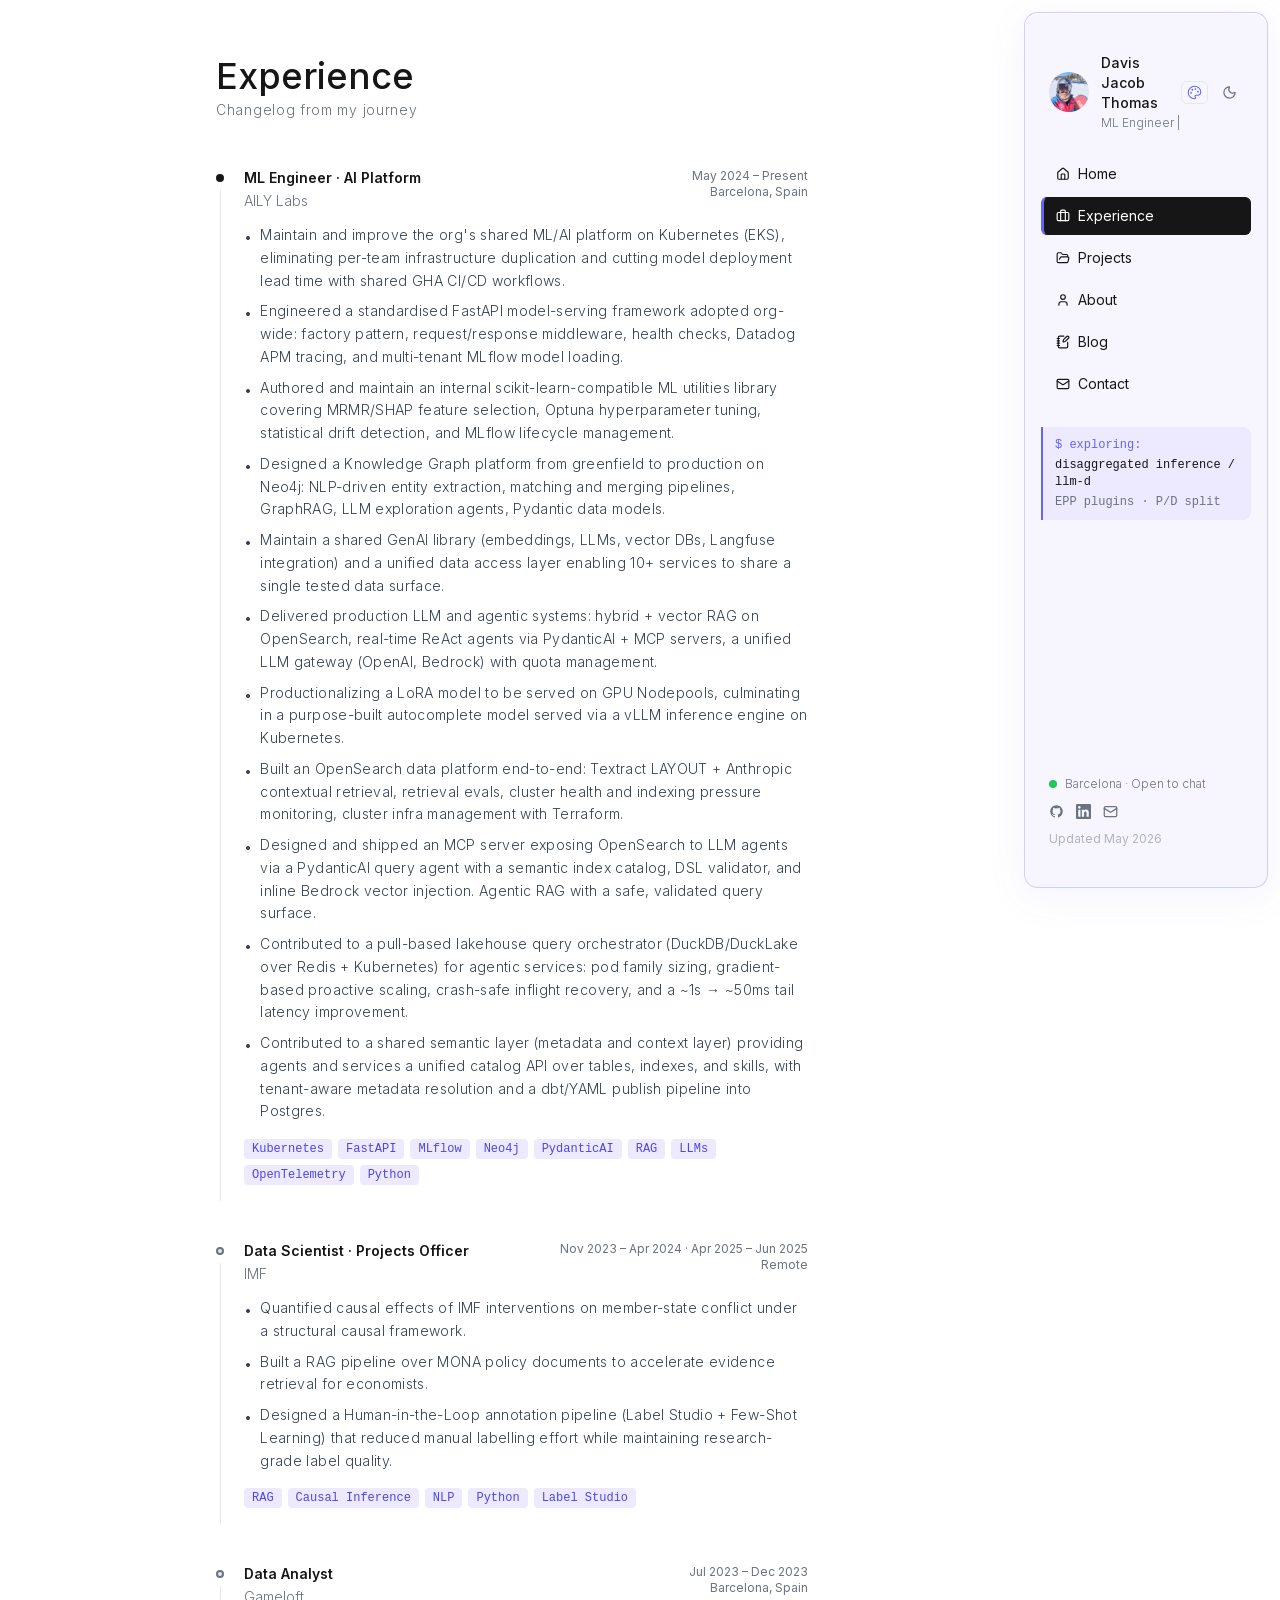
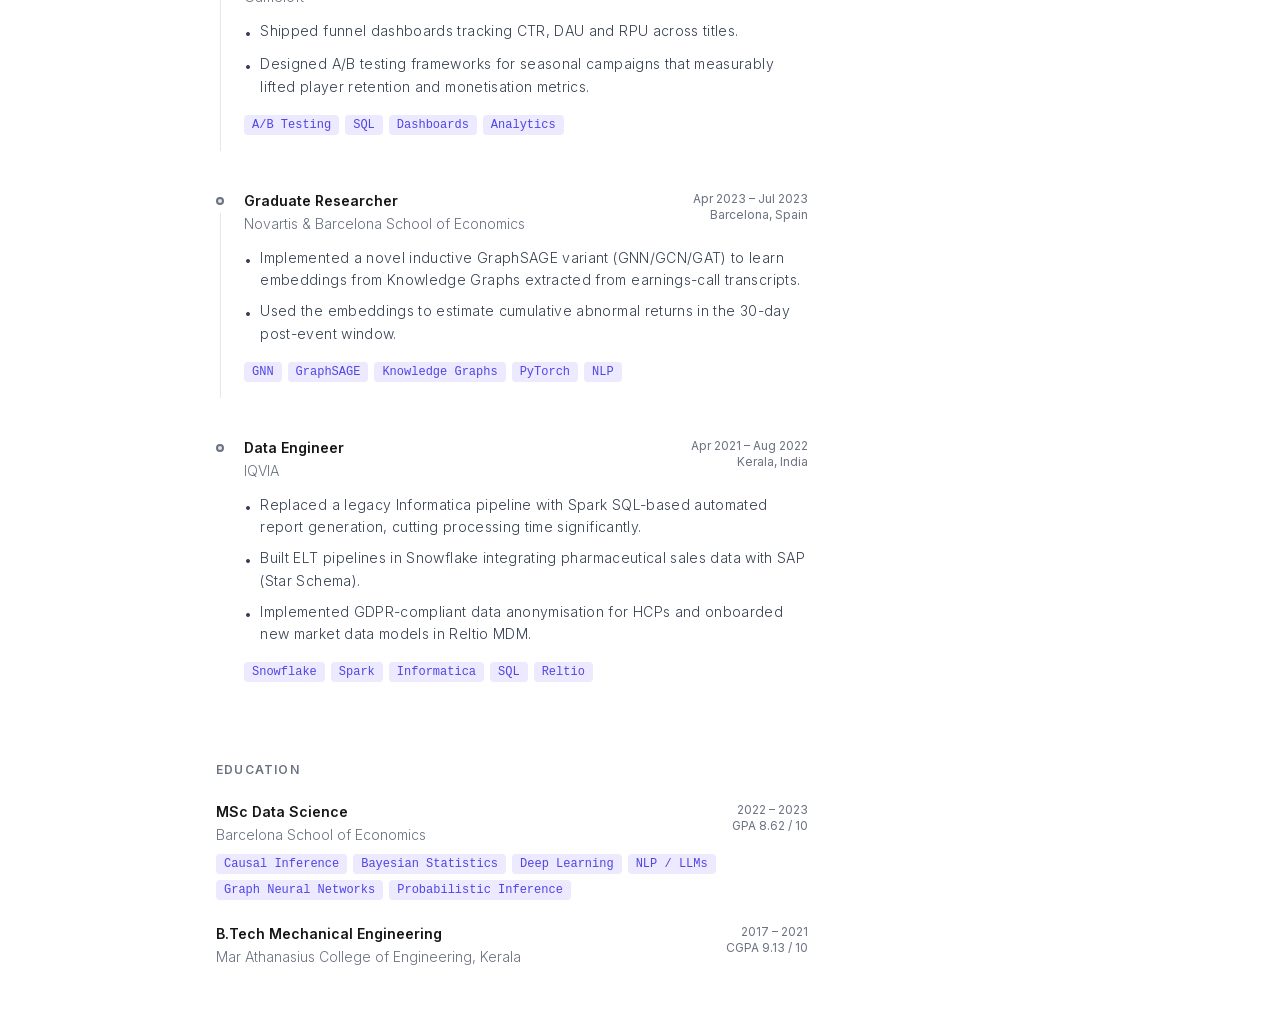
<file: experience/index.html>
<!DOCTYPE html><html lang="en" class="inter_5901b7c6-module__ec5Qua__variable"><head><meta charSet="utf-8"/><meta name="viewport" content="width=device-width, initial-scale=1"/><link rel="preload" href="/_next/static/media/83afe278b6a6bb3c-s.p.0q-301v4kxxnr.woff2" as="font" crossorigin="" type="font/woff2"/><link rel="preload" as="image" href="/avatar.jpg"/><link rel="stylesheet" href="/_next/static/chunks/0f0u_mdhbyc_c.css" data-precedence="next"/><link rel="preload" as="script" fetchPriority="low" href="/_next/static/chunks/115dplafwys-z.js"/><script src="/_next/static/chunks/0pqt~8bl3ukh4.js" async=""></script><script src="/_next/static/chunks/10u3y4bw1ayzs.js" async=""></script><script src="/_next/static/chunks/0au83~zq0~0pf.js" async=""></script><script src="/_next/static/chunks/turbopack-0kknce6icackx.js" async=""></script><script src="/_next/static/chunks/17o633a944wak.js" async=""></script><script src="/_next/static/chunks/0d3shmwh5_nmn.js" async=""></script><script src="/_next/static/chunks/0wmtzu2qp0zch.js" async=""></script><meta name="next-size-adjust" content=""/><title>Experience · Davis Jacob Thomas</title><meta name="description" content="ML Engineer · AI Platform · LLMs · Agents · MLOps · Barcelona"/><link rel="icon" href="/favicon.ico?favicon.0x3dzn~oxb6tn.ico" sizes="256x256" type="image/x-icon"/><script>(function(){var a=localStorage.getItem('accent')||'indigo';document.documentElement.dataset.accent=a;})();</script><script src="/_next/static/chunks/03~yq9q893hmn.js" noModule=""></script></head><body style="font-family:var(--font-inter), -apple-system, BlinkMacSystemFont, sans-serif"><div hidden=""><!--$--><!--/$--></div><script>((a,b,c,d,e,f,g,h)=>{let i=document.documentElement,j=["light","dark"];function k(b){var c;(Array.isArray(a)?a:[a]).forEach(a=>{let c="class"===a,d=c&&f?e.map(a=>f[a]||a):e;c?(i.classList.remove(...d),i.classList.add(f&&f[b]?f[b]:b)):i.setAttribute(a,b)}),c=b,h&&j.includes(c)&&(i.style.colorScheme=c)}if(d)k(d);else try{let a=localStorage.getItem(b)||c,d=g&&"system"===a?window.matchMedia("(prefers-color-scheme: dark)").matches?"dark":"light":a;k(d)}catch(a){}})("class","theme","light",null,["light","dark"],null,false,true)</script><div class="grid-bg" aria-hidden="true"></div><div class="grid-glow" aria-hidden="true"></div><div class="flex min-h-screen" style="position:relative;z-index:1"><div class="flex-1 flex flex-col min-w-0"><div class="lg:hidden"><div class="flex items-center justify-between px-5 py-4 sticky top-0 z-40 border-b" style="background:var(--sidebar-glass);border-color:var(--sidebar-glass-border);backdrop-filter:blur(20px) saturate(180%);-webkit-backdrop-filter:blur(20px) saturate(180%)"><a class="flex items-center gap-2.5" href="/"><img alt="Davis Jacob Thomas" width="30" height="30" decoding="async" data-nimg="1" class="rounded-full object-cover" style="color:transparent;width:30px;height:30px" src="/avatar.jpg"/><span class="text-sm font-medium" style="color:var(--text)">Davis Jacob Thomas</span></a><div class="flex items-center gap-1"><div style="position:relative"><button title="Accent colour" aria-label="Choose accent colour" style="display:flex;align-items:center;padding:3px 5px;border-radius:6px;border:1px solid var(--border);background:transparent;cursor:pointer;color:#6366f1;transition:background 0.15s, color 0.25s"><svg width="15" height="15" viewBox="0 0 24 24" fill="none" stroke="currentColor" stroke-width="1.75" stroke-linecap="round" stroke-linejoin="round"><circle cx="13.5" cy="6.5" r="1.5" fill="currentColor" stroke="none"></circle><circle cx="17.5" cy="10.5" r="1.5" fill="currentColor" stroke="none"></circle><circle cx="8.5" cy="7.5" r="1.5" fill="currentColor" stroke="none"></circle><circle cx="6.5" cy="12.5" r="1.5" fill="currentColor" stroke="none"></circle><path d="M12 2C6.5 2 2 6.5 2 12s4.5 10 10 10c.926 0 1.648-.746 1.648-1.688 0-.437-.18-.835-.437-1.125-.29-.289-.438-.652-.438-1.125a1.64 1.64 0 0 1 1.668-1.668h1.996c3.051 0 5.555-2.503 5.555-5.554C21.965 6.012 17.461 2 12 2z"></path></svg></button></div><button class="p-1.5 cursor-pointer" style="color:var(--text)"><svg xmlns="http://www.w3.org/2000/svg" width="18" height="18" viewBox="0 0 24 24" fill="none" stroke="currentColor" stroke-width="2" stroke-linecap="round" stroke-linejoin="round" class="lucide lucide-menu" aria-hidden="true"><path d="M4 5h16"></path><path d="M4 12h16"></path><path d="M4 19h16"></path></svg></button></div></div></div><main class="flex-1"><div class="max-w-2xl mx-auto px-6 sm:px-10 py-10 sm:py-14"><div class="space-y-12"><section><h1 class="text-2xl md:text-4xl font-medium mb-1" style="color:var(--text)">Experience</h1><p class="text-sm tracking-wider font-light" style="color:var(--muted)">Changelog from my journey</p></section><section class="space-y-10"><div class="flex gap-5"><div class="flex flex-col items-center pt-1.5"><div class="w-2 h-2 rounded-full shrink-0" style="background:var(--text);border:2px solid var(--text)"></div><div class="w-px flex-1 mt-2" style="background:var(--border);min-height:2rem"></div></div><div class="flex-1 pb-4"><div class="flex flex-col sm:flex-row sm:justify-between gap-1 mb-3"><div><p class="text-sm font-semibold" style="color:var(--text)">ML Engineer · AI Platform</p><a href="https://ailylabs.com" target="_blank" rel="noopener noreferrer" class="text-sm font-light" style="color:var(--muted)">AILY Labs</a></div><div class="shrink-0 text-xs sm:text-right" style="color:var(--muted)"><p>May 2024 – Present</p><p>Barcelona, Spain</p></div></div><ul class="space-y-2 mb-4"><li class="text-xs sm:text-sm flex gap-2 tracking-wide font-light leading-relaxed" style="color:var(--subtle)"><span class="shrink-0 mt-0.5">•</span><span>Maintain and improve the org&#x27;s shared ML/AI platform on Kubernetes (EKS), eliminating per-team infrastructure duplication and cutting model deployment lead time with shared GHA CI/CD workflows.</span></li><li class="text-xs sm:text-sm flex gap-2 tracking-wide font-light leading-relaxed" style="color:var(--subtle)"><span class="shrink-0 mt-0.5">•</span><span>Engineered a standardised FastAPI model-serving framework adopted org-wide: factory pattern, request/response middleware, health checks, Datadog APM tracing, and multi-tenant MLflow model loading.</span></li><li class="text-xs sm:text-sm flex gap-2 tracking-wide font-light leading-relaxed" style="color:var(--subtle)"><span class="shrink-0 mt-0.5">•</span><span>Authored and maintain an internal scikit-learn-compatible ML utilities library covering MRMR/SHAP feature selection, Optuna hyperparameter tuning, statistical drift detection, and MLflow lifecycle management.</span></li><li class="text-xs sm:text-sm flex gap-2 tracking-wide font-light leading-relaxed" style="color:var(--subtle)"><span class="shrink-0 mt-0.5">•</span><span>Designed a Knowledge Graph platform from greenfield to production on Neo4j: NLP-driven entity extraction, matching and merging pipelines, GraphRAG, LLM exploration agents, Pydantic data models.</span></li><li class="text-xs sm:text-sm flex gap-2 tracking-wide font-light leading-relaxed" style="color:var(--subtle)"><span class="shrink-0 mt-0.5">•</span><span>Maintain a shared GenAI library (embeddings, LLMs, vector DBs, Langfuse integration) and a unified data access layer enabling 10+ services to share a single tested data surface.</span></li><li class="text-xs sm:text-sm flex gap-2 tracking-wide font-light leading-relaxed" style="color:var(--subtle)"><span class="shrink-0 mt-0.5">•</span><span>Delivered production LLM and agentic systems: hybrid + vector RAG on OpenSearch, real-time ReAct agents via PydanticAI + MCP servers, a unified LLM gateway (OpenAI, Bedrock) with quota management.</span></li><li class="text-xs sm:text-sm flex gap-2 tracking-wide font-light leading-relaxed" style="color:var(--subtle)"><span class="shrink-0 mt-0.5">•</span><span>Productionalizing a LoRA model to be served on GPU Nodepools, culminating in a purpose-built autocomplete model served via a vLLM inference engine on Kubernetes.</span></li><li class="text-xs sm:text-sm flex gap-2 tracking-wide font-light leading-relaxed" style="color:var(--subtle)"><span class="shrink-0 mt-0.5">•</span><span>Built an OpenSearch data platform end-to-end: Textract LAYOUT + Anthropic contextual retrieval, retrieval evals, cluster health and indexing pressure monitoring, cluster infra management with Terraform.</span></li><li class="text-xs sm:text-sm flex gap-2 tracking-wide font-light leading-relaxed" style="color:var(--subtle)"><span class="shrink-0 mt-0.5">•</span><span>Designed and shipped an MCP server exposing OpenSearch to LLM agents via a PydanticAI query agent with a semantic index catalog, DSL validator, and inline Bedrock vector injection. Agentic RAG with a safe, validated query surface.</span></li><li class="text-xs sm:text-sm flex gap-2 tracking-wide font-light leading-relaxed" style="color:var(--subtle)"><span class="shrink-0 mt-0.5">•</span><span>Contributed to a pull-based lakehouse query orchestrator (DuckDB/DuckLake over Redis + Kubernetes) for agentic services: pod family sizing, gradient-based proactive scaling, crash-safe inflight recovery, and a ~1s → ~50ms tail latency improvement.</span></li><li class="text-xs sm:text-sm flex gap-2 tracking-wide font-light leading-relaxed" style="color:var(--subtle)"><span class="shrink-0 mt-0.5">•</span><span>Contributed to a shared semantic layer (metadata and context layer) providing agents and services a unified catalog API over tables, indexes, and skills, with tenant-aware metadata resolution and a dbt/YAML publish pipeline into Postgres.</span></li></ul><div class="flex flex-wrap gap-1.5"><span class="inline-block text-xs px-2 py-0.5 rounded font-mono" style="background:var(--tag-bg);color:var(--tag-fg)">Kubernetes</span><span class="inline-block text-xs px-2 py-0.5 rounded font-mono" style="background:var(--tag-bg);color:var(--tag-fg)">FastAPI</span><span class="inline-block text-xs px-2 py-0.5 rounded font-mono" style="background:var(--tag-bg);color:var(--tag-fg)">MLflow</span><span class="inline-block text-xs px-2 py-0.5 rounded font-mono" style="background:var(--tag-bg);color:var(--tag-fg)">Neo4j</span><span class="inline-block text-xs px-2 py-0.5 rounded font-mono" style="background:var(--tag-bg);color:var(--tag-fg)">PydanticAI</span><span class="inline-block text-xs px-2 py-0.5 rounded font-mono" style="background:var(--tag-bg);color:var(--tag-fg)">RAG</span><span class="inline-block text-xs px-2 py-0.5 rounded font-mono" style="background:var(--tag-bg);color:var(--tag-fg)">LLMs</span><span class="inline-block text-xs px-2 py-0.5 rounded font-mono" style="background:var(--tag-bg);color:var(--tag-fg)">OpenTelemetry</span><span class="inline-block text-xs px-2 py-0.5 rounded font-mono" style="background:var(--tag-bg);color:var(--tag-fg)">Python</span></div></div></div><div class="flex gap-5"><div class="flex flex-col items-center pt-1.5"><div class="w-2 h-2 rounded-full shrink-0" style="background:var(--border);border:2px solid var(--muted)"></div><div class="w-px flex-1 mt-2" style="background:var(--border);min-height:2rem"></div></div><div class="flex-1 pb-4"><div class="flex flex-col sm:flex-row sm:justify-between gap-1 mb-3"><div><p class="text-sm font-semibold" style="color:var(--text)">Data Scientist · Projects Officer</p><a href="https://imf.org" target="_blank" rel="noopener noreferrer" class="text-sm font-light" style="color:var(--muted)">IMF</a></div><div class="shrink-0 text-xs sm:text-right" style="color:var(--muted)"><p>Nov 2023 – Apr 2024 · Apr 2025 – Jun 2025</p><p>Remote</p></div></div><ul class="space-y-2 mb-4"><li class="text-xs sm:text-sm flex gap-2 tracking-wide font-light leading-relaxed" style="color:var(--subtle)"><span class="shrink-0 mt-0.5">•</span><span>Quantified causal effects of IMF interventions on member-state conflict under a structural causal framework.</span></li><li class="text-xs sm:text-sm flex gap-2 tracking-wide font-light leading-relaxed" style="color:var(--subtle)"><span class="shrink-0 mt-0.5">•</span><span>Built a RAG pipeline over MONA policy documents to accelerate evidence retrieval for economists.</span></li><li class="text-xs sm:text-sm flex gap-2 tracking-wide font-light leading-relaxed" style="color:var(--subtle)"><span class="shrink-0 mt-0.5">•</span><span>Designed a Human-in-the-Loop annotation pipeline (Label Studio + Few-Shot Learning) that reduced manual labelling effort while maintaining research-grade label quality.</span></li></ul><div class="flex flex-wrap gap-1.5"><span class="inline-block text-xs px-2 py-0.5 rounded font-mono" style="background:var(--tag-bg);color:var(--tag-fg)">RAG</span><span class="inline-block text-xs px-2 py-0.5 rounded font-mono" style="background:var(--tag-bg);color:var(--tag-fg)">Causal Inference</span><span class="inline-block text-xs px-2 py-0.5 rounded font-mono" style="background:var(--tag-bg);color:var(--tag-fg)">NLP</span><span class="inline-block text-xs px-2 py-0.5 rounded font-mono" style="background:var(--tag-bg);color:var(--tag-fg)">Python</span><span class="inline-block text-xs px-2 py-0.5 rounded font-mono" style="background:var(--tag-bg);color:var(--tag-fg)">Label Studio</span></div></div></div><div class="flex gap-5"><div class="flex flex-col items-center pt-1.5"><div class="w-2 h-2 rounded-full shrink-0" style="background:var(--border);border:2px solid var(--muted)"></div><div class="w-px flex-1 mt-2" style="background:var(--border);min-height:2rem"></div></div><div class="flex-1 pb-4"><div class="flex flex-col sm:flex-row sm:justify-between gap-1 mb-3"><div><p class="text-sm font-semibold" style="color:var(--text)">Data Analyst</p><a href="https://gameloft.com" target="_blank" rel="noopener noreferrer" class="text-sm font-light" style="color:var(--muted)">Gameloft</a></div><div class="shrink-0 text-xs sm:text-right" style="color:var(--muted)"><p>Jul 2023 – Dec 2023</p><p>Barcelona, Spain</p></div></div><ul class="space-y-2 mb-4"><li class="text-xs sm:text-sm flex gap-2 tracking-wide font-light leading-relaxed" style="color:var(--subtle)"><span class="shrink-0 mt-0.5">•</span><span>Shipped funnel dashboards tracking CTR, DAU and RPU across titles.</span></li><li class="text-xs sm:text-sm flex gap-2 tracking-wide font-light leading-relaxed" style="color:var(--subtle)"><span class="shrink-0 mt-0.5">•</span><span>Designed A/B testing frameworks for seasonal campaigns that measurably lifted player retention and monetisation metrics.</span></li></ul><div class="flex flex-wrap gap-1.5"><span class="inline-block text-xs px-2 py-0.5 rounded font-mono" style="background:var(--tag-bg);color:var(--tag-fg)">A/B Testing</span><span class="inline-block text-xs px-2 py-0.5 rounded font-mono" style="background:var(--tag-bg);color:var(--tag-fg)">SQL</span><span class="inline-block text-xs px-2 py-0.5 rounded font-mono" style="background:var(--tag-bg);color:var(--tag-fg)">Dashboards</span><span class="inline-block text-xs px-2 py-0.5 rounded font-mono" style="background:var(--tag-bg);color:var(--tag-fg)">Analytics</span></div></div></div><div class="flex gap-5"><div class="flex flex-col items-center pt-1.5"><div class="w-2 h-2 rounded-full shrink-0" style="background:var(--border);border:2px solid var(--muted)"></div><div class="w-px flex-1 mt-2" style="background:var(--border);min-height:2rem"></div></div><div class="flex-1 pb-4"><div class="flex flex-col sm:flex-row sm:justify-between gap-1 mb-3"><div><p class="text-sm font-semibold" style="color:var(--text)">Graduate Researcher</p><a href="https://bse.eu" target="_blank" rel="noopener noreferrer" class="text-sm font-light" style="color:var(--muted)">Novartis &amp; Barcelona School of Economics</a></div><div class="shrink-0 text-xs sm:text-right" style="color:var(--muted)"><p>Apr 2023 – Jul 2023</p><p>Barcelona, Spain</p></div></div><ul class="space-y-2 mb-4"><li class="text-xs sm:text-sm flex gap-2 tracking-wide font-light leading-relaxed" style="color:var(--subtle)"><span class="shrink-0 mt-0.5">•</span><span>Implemented a novel inductive GraphSAGE variant (GNN/GCN/GAT) to learn embeddings from Knowledge Graphs extracted from earnings-call transcripts.</span></li><li class="text-xs sm:text-sm flex gap-2 tracking-wide font-light leading-relaxed" style="color:var(--subtle)"><span class="shrink-0 mt-0.5">•</span><span>Used the embeddings to estimate cumulative abnormal returns in the 30-day post-event window.</span></li></ul><div class="flex flex-wrap gap-1.5"><span class="inline-block text-xs px-2 py-0.5 rounded font-mono" style="background:var(--tag-bg);color:var(--tag-fg)">GNN</span><span class="inline-block text-xs px-2 py-0.5 rounded font-mono" style="background:var(--tag-bg);color:var(--tag-fg)">GraphSAGE</span><span class="inline-block text-xs px-2 py-0.5 rounded font-mono" style="background:var(--tag-bg);color:var(--tag-fg)">Knowledge Graphs</span><span class="inline-block text-xs px-2 py-0.5 rounded font-mono" style="background:var(--tag-bg);color:var(--tag-fg)">PyTorch</span><span class="inline-block text-xs px-2 py-0.5 rounded font-mono" style="background:var(--tag-bg);color:var(--tag-fg)">NLP</span></div></div></div><div class="flex gap-5"><div class="flex flex-col items-center pt-1.5"><div class="w-2 h-2 rounded-full shrink-0" style="background:var(--border);border:2px solid var(--muted)"></div></div><div class="flex-1 pb-4"><div class="flex flex-col sm:flex-row sm:justify-between gap-1 mb-3"><div><p class="text-sm font-semibold" style="color:var(--text)">Data Engineer</p><a href="https://iqvia.com" target="_blank" rel="noopener noreferrer" class="text-sm font-light" style="color:var(--muted)">IQVIA</a></div><div class="shrink-0 text-xs sm:text-right" style="color:var(--muted)"><p>Apr 2021 – Aug 2022</p><p>Kerala, India</p></div></div><ul class="space-y-2 mb-4"><li class="text-xs sm:text-sm flex gap-2 tracking-wide font-light leading-relaxed" style="color:var(--subtle)"><span class="shrink-0 mt-0.5">•</span><span>Replaced a legacy Informatica pipeline with Spark SQL-based automated report generation, cutting processing time significantly.</span></li><li class="text-xs sm:text-sm flex gap-2 tracking-wide font-light leading-relaxed" style="color:var(--subtle)"><span class="shrink-0 mt-0.5">•</span><span>Built ELT pipelines in Snowflake integrating pharmaceutical sales data with SAP (Star Schema).</span></li><li class="text-xs sm:text-sm flex gap-2 tracking-wide font-light leading-relaxed" style="color:var(--subtle)"><span class="shrink-0 mt-0.5">•</span><span>Implemented GDPR-compliant data anonymisation for HCPs and onboarded new market data models in Reltio MDM.</span></li></ul><div class="flex flex-wrap gap-1.5"><span class="inline-block text-xs px-2 py-0.5 rounded font-mono" style="background:var(--tag-bg);color:var(--tag-fg)">Snowflake</span><span class="inline-block text-xs px-2 py-0.5 rounded font-mono" style="background:var(--tag-bg);color:var(--tag-fg)">Spark</span><span class="inline-block text-xs px-2 py-0.5 rounded font-mono" style="background:var(--tag-bg);color:var(--tag-fg)">Informatica</span><span class="inline-block text-xs px-2 py-0.5 rounded font-mono" style="background:var(--tag-bg);color:var(--tag-fg)">SQL</span><span class="inline-block text-xs px-2 py-0.5 rounded font-mono" style="background:var(--tag-bg);color:var(--tag-fg)">Reltio</span></div></div></div></section><section class="pt-4"><p class="text-xs uppercase tracking-widest font-semibold mb-6" style="color:var(--muted)">Education</p><div class="space-y-6"><div><div class="flex flex-col sm:flex-row sm:justify-between gap-1 mb-2"><div><p class="text-sm font-semibold" style="color:var(--text)">MSc Data Science</p><a href="https://bse.eu" target="_blank" rel="noopener noreferrer" class="text-sm font-light" style="color:var(--muted)">Barcelona School of Economics</a></div><div class="shrink-0 text-xs sm:text-right" style="color:var(--muted)"><p>2022 – 2023</p><p>GPA 8.62 / 10</p></div></div><div class="flex flex-wrap gap-1.5"><span class="inline-block text-xs px-2 py-0.5 rounded font-mono" style="background:var(--tag-bg);color:var(--tag-fg)">Causal Inference</span><span class="inline-block text-xs px-2 py-0.5 rounded font-mono" style="background:var(--tag-bg);color:var(--tag-fg)">Bayesian Statistics</span><span class="inline-block text-xs px-2 py-0.5 rounded font-mono" style="background:var(--tag-bg);color:var(--tag-fg)">Deep Learning</span><span class="inline-block text-xs px-2 py-0.5 rounded font-mono" style="background:var(--tag-bg);color:var(--tag-fg)">NLP / LLMs</span><span class="inline-block text-xs px-2 py-0.5 rounded font-mono" style="background:var(--tag-bg);color:var(--tag-fg)">Graph Neural Networks</span><span class="inline-block text-xs px-2 py-0.5 rounded font-mono" style="background:var(--tag-bg);color:var(--tag-fg)">Probabilistic Inference</span></div></div><div><div class="flex flex-col sm:flex-row sm:justify-between gap-1 mb-2"><div><p class="text-sm font-semibold" style="color:var(--text)">B.Tech Mechanical Engineering</p><a href="https://mace.ac.in" target="_blank" rel="noopener noreferrer" class="text-sm font-light" style="color:var(--muted)">Mar Athanasius College of Engineering, Kerala</a></div><div class="shrink-0 text-xs sm:text-right" style="color:var(--muted)"><p>2017 – 2021</p><p>CGPA 9.13 / 10</p></div></div></div></div></section></div><!--$--><!--/$--></div></main></div><div class="hidden lg:flex shrink-0 flex-col" style="width:16rem;padding:12px 12px 12px 0"><div class="sticky top-3 overflow-y-auto" style="height:calc(100vh - 24px);border-radius:14px;background:var(--sidebar-glass);border:1.5px solid var(--sidebar-glass-border);backdrop-filter:blur(24px) saturate(200%);-webkit-backdrop-filter:blur(24px) saturate(200%);box-shadow:var(--sidebar-glass-shadow)"><div class="flex flex-col h-full px-4 py-10"><div class="flex items-center gap-2 px-2 mb-6"><a class="flex items-center gap-3 min-w-0 flex-1" href="/"><img alt="Davis Jacob Thomas" width="40" height="40" decoding="async" data-nimg="1" class="rounded-full shrink-0 object-cover" style="color:transparent;width:40px;height:40px" src="/avatar.jpg"/><div class="flex flex-col leading-tight gap-0.5 min-w-0"><span class="text-sm font-medium" style="color:var(--text)">Davis Jacob Thomas</span><span class="text-xs font-light whitespace-nowrap" style="color:var(--muted);display:block;height:1rem;line-height:1rem"><span style="color:inherit" class="styles-module_blinkingCursor__yugAC styles-module_blinking__9VXRT">|</span></span></div></a><div class="flex items-center gap-2 shrink-0"><div style="position:relative"><button title="Accent colour" aria-label="Choose accent colour" style="display:flex;align-items:center;padding:3px 5px;border-radius:6px;border:1px solid var(--border);background:transparent;cursor:pointer;color:#6366f1;transition:background 0.15s, color 0.25s"><svg width="15" height="15" viewBox="0 0 24 24" fill="none" stroke="currentColor" stroke-width="1.75" stroke-linecap="round" stroke-linejoin="round"><circle cx="13.5" cy="6.5" r="1.5" fill="currentColor" stroke="none"></circle><circle cx="17.5" cy="10.5" r="1.5" fill="currentColor" stroke="none"></circle><circle cx="8.5" cy="7.5" r="1.5" fill="currentColor" stroke="none"></circle><circle cx="6.5" cy="12.5" r="1.5" fill="currentColor" stroke="none"></circle><path d="M12 2C6.5 2 2 6.5 2 12s4.5 10 10 10c.926 0 1.648-.746 1.648-1.688 0-.437-.18-.835-.437-1.125-.29-.289-.438-.652-.438-1.125a1.64 1.64 0 0 1 1.668-1.668h1.996c3.051 0 5.555-2.503 5.555-5.554C21.965 6.012 17.461 2 12 2z"></path></svg></button></div></div></div><nav class="space-y-1 mb-6"><a class="flex items-center gap-2 rounded-md text-sm border px-3 py-2 transition-colors" style="background:transparent;color:var(--text);border-color:transparent;border-left-width:3px;border-left-color:transparent" href="/"><svg xmlns="http://www.w3.org/2000/svg" width="14" height="14" viewBox="0 0 24 24" fill="none" stroke="currentColor" stroke-width="2" stroke-linecap="round" stroke-linejoin="round" class="lucide lucide-house" aria-hidden="true"><path d="M15 21v-8a1 1 0 0 0-1-1h-4a1 1 0 0 0-1 1v8"></path><path d="M3 10a2 2 0 0 1 .709-1.528l7-6a2 2 0 0 1 2.582 0l7 6A2 2 0 0 1 21 10v9a2 2 0 0 1-2 2H5a2 2 0 0 1-2-2z"></path></svg><span>Home</span></a><a class="flex items-center gap-2 rounded-md text-sm border px-3 py-2 transition-colors" style="background:var(--nav-active-bg);color:var(--nav-active-fg);border-color:var(--nav-active-bg);border-left-color:var(--accent);border-left-width:3px" href="/experience/"><svg xmlns="http://www.w3.org/2000/svg" width="14" height="14" viewBox="0 0 24 24" fill="none" stroke="currentColor" stroke-width="2" stroke-linecap="round" stroke-linejoin="round" class="lucide lucide-briefcase" aria-hidden="true"><path d="M16 20V4a2 2 0 0 0-2-2h-4a2 2 0 0 0-2 2v16"></path><rect width="20" height="14" x="2" y="6" rx="2"></rect></svg><span>Experience</span></a><a class="flex items-center gap-2 rounded-md text-sm border px-3 py-2 transition-colors" style="background:transparent;color:var(--text);border-color:transparent;border-left-width:3px;border-left-color:transparent" href="/projects/"><svg xmlns="http://www.w3.org/2000/svg" width="14" height="14" viewBox="0 0 24 24" fill="none" stroke="currentColor" stroke-width="2" stroke-linecap="round" stroke-linejoin="round" class="lucide lucide-folder-open" aria-hidden="true"><path d="m6 14 1.5-2.9A2 2 0 0 1 9.24 10H20a2 2 0 0 1 1.94 2.5l-1.54 6a2 2 0 0 1-1.95 1.5H4a2 2 0 0 1-2-2V5a2 2 0 0 1 2-2h3.9a2 2 0 0 1 1.69.9l.81 1.2a2 2 0 0 0 1.67.9H18a2 2 0 0 1 2 2v2"></path></svg><span>Projects</span></a><a class="flex items-center gap-2 rounded-md text-sm border px-3 py-2 transition-colors" style="background:transparent;color:var(--text);border-color:transparent;border-left-width:3px;border-left-color:transparent" href="/about/"><svg xmlns="http://www.w3.org/2000/svg" width="14" height="14" viewBox="0 0 24 24" fill="none" stroke="currentColor" stroke-width="2" stroke-linecap="round" stroke-linejoin="round" class="lucide lucide-user" aria-hidden="true"><path d="M19 21v-2a4 4 0 0 0-4-4H9a4 4 0 0 0-4 4v2"></path><circle cx="12" cy="7" r="4"></circle></svg><span>About</span></a><a class="flex items-center gap-2 rounded-md text-sm border px-3 py-2 transition-colors" style="background:transparent;color:var(--text);border-color:transparent;border-left-width:3px;border-left-color:transparent" href="/blog/"><svg xmlns="http://www.w3.org/2000/svg" width="14" height="14" viewBox="0 0 24 24" fill="none" stroke="currentColor" stroke-width="2" stroke-linecap="round" stroke-linejoin="round" class="lucide lucide-notebook-pen" aria-hidden="true"><path d="M13.4 2H6a2 2 0 0 0-2 2v16a2 2 0 0 0 2 2h12a2 2 0 0 0 2-2v-7.4"></path><path d="M2 6h4"></path><path d="M2 10h4"></path><path d="M2 14h4"></path><path d="M2 18h4"></path><path d="M21.378 5.626a1 1 0 1 0-3.004-3.004l-5.01 5.012a2 2 0 0 0-.506.854l-.837 2.87a.5.5 0 0 0 .62.62l2.87-.837a2 2 0 0 0 .854-.506z"></path></svg><span>Blog</span></a><a class="flex items-center gap-2 rounded-md text-sm border px-3 py-2 transition-colors" style="background:transparent;color:var(--text);border-color:transparent;border-left-width:3px;border-left-color:transparent" href="/contact/"><svg xmlns="http://www.w3.org/2000/svg" width="14" height="14" viewBox="0 0 24 24" fill="none" stroke="currentColor" stroke-width="2" stroke-linecap="round" stroke-linejoin="round" class="lucide lucide-mail" aria-hidden="true"><path d="m22 7-8.991 5.727a2 2 0 0 1-2.009 0L2 7"></path><rect x="2" y="4" width="20" height="16" rx="2"></rect></svg><span>Contact</span></a></nav><div class="terminal-card rounded-r-lg px-3 py-2.5 mb-6 space-y-1" style="background:var(--accent-muted)"><p class="text-xs font-mono" style="color:var(--accent)">$ exploring:</p><a href="https://github.com/djtom98/llm-d-experiments" target="_blank" rel="noopener noreferrer" class="text-xs font-mono leading-snug hover:underline block" style="color:var(--text)">disaggregated inference / llm-d</a><p class="text-xs font-mono" style="color:var(--muted)">EPP plugins · P/D split</p></div><div class="flex-1"></div><div class="px-2 space-y-3"><div class="flex items-center gap-2"><span class="status-dot"></span><span class="text-xs font-light" style="color:var(--muted)">Barcelona · Open to chat</span></div><div class="flex items-center gap-3"><a href="https://github.com/djtom98" target="_blank" rel="noopener noreferrer" class="social-link" style="color:var(--muted)" aria-label="GitHub"><svg width="15" height="15" viewBox="0 0 24 24" fill="currentColor"><path d="M12 2C6.477 2 2 6.484 2 12.021c0 4.428 2.865 8.185 6.839 9.504.5.092.682-.217.682-.482 0-.237-.009-.868-.014-1.703-2.782.605-3.369-1.342-3.369-1.342-.454-1.154-1.11-1.462-1.11-1.462-.908-.62.069-.608.069-.608 1.003.07 1.531 1.032 1.531 1.032.892 1.53 2.341 1.088 2.91.832.092-.647.35-1.088.636-1.338-2.22-.253-4.555-1.113-4.555-4.951 0-1.093.39-1.988 1.029-2.688-.103-.253-.446-1.272.098-2.65 0 0 .84-.27 2.75 1.026A9.564 9.564 0 0 1 12 6.844a9.59 9.59 0 0 1 2.504.337c1.909-1.296 2.747-1.026 2.747-1.026.546 1.378.202 2.397.1 2.65.64.7 1.028 1.595 1.028 2.688 0 3.848-2.339 4.695-4.566 4.942.359.309.678.919.678 1.852 0 1.336-.012 2.415-.012 2.743 0 .267.18.578.688.48C19.138 20.2 22 16.447 22 12.021 22 6.484 17.522 2 12 2z"></path></svg></a><a href="https://linkedin.com/in/davis-jacob-thomas" target="_blank" rel="noopener noreferrer" class="social-link" style="color:var(--muted)" aria-label="LinkedIn"><svg width="15" height="15" viewBox="0 0 24 24" fill="currentColor"><path d="M20.447 20.452h-3.554v-5.569c0-1.328-.027-3.037-1.852-3.037-1.853 0-2.136 1.445-2.136 2.939v5.667H9.351V9h3.414v1.561h.046c.477-.9 1.637-1.85 3.37-1.85 3.601 0 4.267 2.37 4.267 5.455v6.286zM5.337 7.433a2.062 2.062 0 0 1-2.063-2.065 2.064 2.064 0 1 1 2.063 2.065zm1.782 13.019H3.555V9h3.564v11.452zM22.225 0H1.771C.792 0 0 .774 0 1.729v20.542C0 23.227.792 24 1.771 24h20.451C23.2 24 24 23.227 24 22.271V1.729C24 .774 23.2 0 22.222 0h.003z"></path></svg></a><a href="mailto:davisjacobthomas@gmail.com" class="social-link" style="color:var(--muted)" aria-label="Email"><svg width="15" height="15" viewBox="0 0 24 24" fill="none" stroke="currentColor" stroke-width="2" stroke-linecap="round" stroke-linejoin="round"><rect width="20" height="16" x="2" y="4" rx="2"></rect><path d="m22 7-8.97 5.7a1.94 1.94 0 0 1-2.06 0L2 7"></path></svg></a></div><p class="text-xs" style="color:var(--muted);opacity:0.5">Updated May 2026</p></div></div></div></div></div><script src="/_next/static/chunks/115dplafwys-z.js" id="_R_" async=""></script><script>(self.__next_f=self.__next_f||[]).push([0])</script><script>self.__next_f.push([1,"1:\"$Sreact.fragment\"\n2:I[96923,[\"/_next/static/chunks/17o633a944wak.js\",\"/_next/static/chunks/0d3shmwh5_nmn.js\",\"/_next/static/chunks/0wmtzu2qp0zch.js\"],\"Providers\"]\n3:I[18091,[\"/_next/static/chunks/17o633a944wak.js\",\"/_next/static/chunks/0d3shmwh5_nmn.js\",\"/_next/static/chunks/0wmtzu2qp0zch.js\"],\"InteractiveGrid\"]\n4:I[31265,[\"/_next/static/chunks/17o633a944wak.js\",\"/_next/static/chunks/0d3shmwh5_nmn.js\",\"/_next/static/chunks/0wmtzu2qp0zch.js\"],\"MobileBar\"]\n5:I[39756,[\"/_next/static/chunks/17o633a944wak.js\",\"/_next/static/chunks/0d3shmwh5_nmn.js\",\"/_next/static/chunks/0wmtzu2qp0zch.js\"],\"default\"]\n6:I[37457,[\"/_next/static/chunks/17o633a944wak.js\",\"/_next/static/chunks/0d3shmwh5_nmn.js\",\"/_next/static/chunks/0wmtzu2qp0zch.js\"],\"default\"]\n7:I[82437,[\"/_next/static/chunks/17o633a944wak.js\",\"/_next/static/chunks/0d3shmwh5_nmn.js\",\"/_next/static/chunks/0wmtzu2qp0zch.js\"],\"Sidebar\"]\n14:I[68027,[\"/_next/static/chunks/17o633a944wak.js\",\"/_next/static/chunks/0d3shmwh5_nmn.js\",\"/_next/static/chunks/0wmtzu2qp0zch.js\"],\"default\",1]\n:HL[\"/_next/static/chunks/0f0u_mdhbyc_c.css\",\"style\"]\n:HL[\"/_next/static/media/83afe278b6a6bb3c-s.p.0q-301v4kxxnr.woff2\",\"font\",{\"crossOrigin\":\"\",\"type\":\"font/woff2\"}]\n"])</script><script>self.__next_f.push([1,"0:{\"P\":null,\"c\":[\"\",\"experience\",\"\"],\"q\":\"\",\"i\":false,\"f\":[[[\"\",{\"children\":[\"experience\",{\"children\":[\"__PAGE__\",{}]}]},\"$undefined\",\"$undefined\",16],[[\"$\",\"$1\",\"c\",{\"children\":[[[\"$\",\"link\",\"0\",{\"rel\":\"stylesheet\",\"href\":\"/_next/static/chunks/0f0u_mdhbyc_c.css\",\"precedence\":\"next\",\"crossOrigin\":\"$undefined\",\"nonce\":\"$undefined\"}],[\"$\",\"script\",\"script-0\",{\"src\":\"/_next/static/chunks/17o633a944wak.js\",\"async\":true,\"nonce\":\"$undefined\"}],[\"$\",\"script\",\"script-1\",{\"src\":\"/_next/static/chunks/0d3shmwh5_nmn.js\",\"async\":true,\"nonce\":\"$undefined\"}],[\"$\",\"script\",\"script-2\",{\"src\":\"/_next/static/chunks/0wmtzu2qp0zch.js\",\"async\":true,\"nonce\":\"$undefined\"}]],[\"$\",\"html\",null,{\"lang\":\"en\",\"suppressHydrationWarning\":true,\"className\":\"inter_5901b7c6-module__ec5Qua__variable\",\"children\":[[\"$\",\"head\",null,{\"children\":[\"$\",\"script\",null,{\"dangerouslySetInnerHTML\":{\"__html\":\"(function(){var a=localStorage.getItem('accent')||'indigo';document.documentElement.dataset.accent=a;})();\"}}]}],[\"$\",\"body\",null,{\"style\":{\"fontFamily\":\"var(--font-inter), -apple-system, BlinkMacSystemFont, sans-serif\"},\"children\":[\"$\",\"$L2\",null,{\"children\":[[\"$\",\"$L3\",null,{}],[\"$\",\"div\",null,{\"className\":\"flex min-h-screen\",\"style\":{\"position\":\"relative\",\"zIndex\":1},\"children\":[[\"$\",\"div\",null,{\"className\":\"flex-1 flex flex-col min-w-0\",\"children\":[[\"$\",\"$L4\",null,{}],[\"$\",\"main\",null,{\"className\":\"flex-1\",\"children\":[\"$\",\"div\",null,{\"className\":\"max-w-2xl mx-auto px-6 sm:px-10 py-10 sm:py-14\",\"children\":[\"$\",\"$L5\",null,{\"parallelRouterKey\":\"children\",\"error\":\"$undefined\",\"errorStyles\":\"$undefined\",\"errorScripts\":\"$undefined\",\"template\":[\"$\",\"$L6\",null,{}],\"templateStyles\":\"$undefined\",\"templateScripts\":\"$undefined\",\"notFound\":[[[\"$\",\"title\",null,{\"children\":\"404: This page could not be found.\"}],[\"$\",\"div\",null,{\"style\":{\"fontFamily\":\"system-ui,\\\"Segoe UI\\\",Roboto,Helvetica,Arial,sans-serif,\\\"Apple Color Emoji\\\",\\\"Segoe UI Emoji\\\"\",\"height\":\"100vh\",\"textAlign\":\"center\",\"display\":\"flex\",\"flexDirection\":\"column\",\"alignItems\":\"center\",\"justifyContent\":\"center\"},\"children\":[\"$\",\"div\",null,{\"children\":[[\"$\",\"style\",null,{\"dangerouslySetInnerHTML\":{\"__html\":\"body{color:#000;background:#fff;margin:0}.next-error-h1{border-right:1px solid rgba(0,0,0,.3)}@media (prefers-color-scheme:dark){body{color:#fff;background:#000}.next-error-h1{border-right:1px solid rgba(255,255,255,.3)}}\"}}],[\"$\",\"h1\",null,{\"className\":\"next-error-h1\",\"style\":{\"display\":\"inline-block\",\"margin\":\"0 20px 0 0\",\"padding\":\"0 23px 0 0\",\"fontSize\":24,\"fontWeight\":500,\"verticalAlign\":\"top\",\"lineHeight\":\"49px\"},\"children\":404}],[\"$\",\"div\",null,{\"style\":{\"display\":\"inline-block\"},\"children\":[\"$\",\"h2\",null,{\"style\":{\"fontSize\":14,\"fontWeight\":400,\"lineHeight\":\"49px\",\"margin\":0},\"children\":\"This page could not be found.\"}]}]]}]}]],[]],\"forbidden\":\"$undefined\",\"unauthorized\":\"$undefined\"}]}]}]]}],[\"$\",\"div\",null,{\"className\":\"hidden lg:flex shrink-0 flex-col\",\"style\":{\"width\":\"16rem\",\"padding\":\"12px 12px 12px 0\"},\"children\":[\"$\",\"div\",null,{\"className\":\"sticky top-3 overflow-y-auto\",\"style\":{\"height\":\"calc(100vh - 24px)\",\"borderRadius\":\"14px\",\"background\":\"var(--sidebar-glass)\",\"border\":\"1.5px solid var(--sidebar-glass-border)\",\"backdropFilter\":\"blur(24px) saturate(200%)\",\"WebkitBackdropFilter\":\"blur(24px) saturate(200%)\",\"boxShadow\":\"var(--sidebar-glass-shadow)\"},\"children\":[\"$\",\"$L7\",null,{}]}]}]]}]]}]}]]}]]}],{\"children\":[[\"$\",\"$1\",\"c\",{\"children\":[null,[\"$\",\"$L5\",null,{\"parallelRouterKey\":\"children\",\"error\":\"$undefined\",\"errorStyles\":\"$undefined\",\"errorScripts\":\"$undefined\",\"template\":[\"$\",\"$L6\",null,{}],\"templateStyles\":\"$undefined\",\"templateScripts\":\"$undefined\",\"notFound\":\"$undefined\",\"forbidden\":\"$undefined\",\"unauthorized\":\"$undefined\"}]]}],{\"children\":[[\"$\",\"$1\",\"c\",{\"children\":[[\"$\",\"div\",null,{\"className\":\"space-y-12\",\"children\":[[\"$\",\"section\",null,{\"children\":[[\"$\",\"h1\",null,{\"className\":\"text-2xl md:text-4xl font-medium mb-1\",\"style\":{\"color\":\"var(--text)\"},\"children\":\"Experience\"}],[\"$\",\"p\",null,{\"className\":\"text-sm tracking-wider font-light\",\"style\":{\"color\":\"var(--muted)\"},\"children\":\"Changelog from my journey\"}]]}],[\"$\",\"section\",null,{\"className\":\"space-y-10\",\"children\":[[\"$\",\"div\",\"0\",{\"className\":\"flex gap-5\",\"children\":[[\"$\",\"div\",null,{\"className\":\"flex flex-col items-center pt-1.5\",\"children\":[[\"$\",\"div\",null,{\"className\":\"w-2 h-2 rounded-full shrink-0\",\"style\":{\"background\":\"var(--text)\",\"border\":\"2px solid var(--text)\"}}],[\"$\",\"div\",null,{\"className\":\"w-px flex-1 mt-2\",\"style\":{\"background\":\"var(--border)\",\"minHeight\":\"2rem\"}}]]}],[\"$\",\"div\",null,{\"className\":\"flex-1 pb-4\",\"children\":[[\"$\",\"div\",null,{\"className\":\"flex flex-col sm:flex-row sm:justify-between gap-1 mb-3\",\"children\":[[\"$\",\"div\",null,{\"children\":[[\"$\",\"p\",null,{\"className\":\"text-sm font-semibold\",\"style\":{\"color\":\"var(--text)\"},\"children\":\"ML Engineer · AI Platform\"}],\"$L8\"]}],\"$L9\"]}],\"$La\",\"$Lb\"]}]]}],\"$Lc\",\"$Ld\",\"$Le\",\"$Lf\"]}],\"$L10\"]}],null,\"$L11\"]}],{},null,false,null]},null,false,\"$@12\"]},null,false,null],\"$L13\",false]],\"m\":\"$undefined\",\"G\":[\"$14\",[\"$L15\"]],\"S\":true,\"h\":null,\"s\":\"$undefined\",\"l\":\"$undefined\",\"p\":\"$undefined\",\"d\":\"$undefined\",\"b\":\"r8RGafnEMojHEyfA2_roW\"}\n"])</script><script>self.__next_f.push([1,"18:I[97367,[\"/_next/static/chunks/17o633a944wak.js\",\"/_next/static/chunks/0d3shmwh5_nmn.js\",\"/_next/static/chunks/0wmtzu2qp0zch.js\"],\"OutletBoundary\"]\n19:\"$Sreact.suspense\"\n1c:I[97367,[\"/_next/static/chunks/17o633a944wak.js\",\"/_next/static/chunks/0d3shmwh5_nmn.js\",\"/_next/static/chunks/0wmtzu2qp0zch.js\"],\"ViewportBoundary\"]\n1e:I[97367,[\"/_next/static/chunks/17o633a944wak.js\",\"/_next/static/chunks/0d3shmwh5_nmn.js\",\"/_next/static/chunks/0wmtzu2qp0zch.js\"],\"MetadataBoundary\"]\n8:[\"$\",\"a\",null,{\"href\":\"https://ailylabs.com\",\"target\":\"_blank\",\"rel\":\"noopener noreferrer\",\"className\":\"text-sm font-light\",\"style\":{\"color\":\"var(--muted)\"},\"children\":\"AILY Labs\"}]\n9:[\"$\",\"div\",null,{\"className\":\"shrink-0 text-xs sm:text-right\",\"style\":{\"color\":\"var(--muted)\"},\"children\":[[\"$\",\"p\",null,{\"children\":\"May 2024 – Present\"}],[\"$\",\"p\",null,{\"children\":\"Barcelona, Spain\"}]]}]\n"])</script><script>self.__next_f.push([1,"a:[\"$\",\"ul\",null,{\"className\":\"space-y-2 mb-4\",\"children\":[[\"$\",\"li\",\"0\",{\"className\":\"text-xs sm:text-sm flex gap-2 tracking-wide font-light leading-relaxed\",\"style\":{\"color\":\"var(--subtle)\"},\"children\":[[\"$\",\"span\",null,{\"className\":\"shrink-0 mt-0.5\",\"children\":\"•\"}],[\"$\",\"span\",null,{\"children\":\"Maintain and improve the org's shared ML/AI platform on Kubernetes (EKS), eliminating per-team infrastructure duplication and cutting model deployment lead time with shared GHA CI/CD workflows.\"}]]}],[\"$\",\"li\",\"1\",{\"className\":\"text-xs sm:text-sm flex gap-2 tracking-wide font-light leading-relaxed\",\"style\":{\"color\":\"var(--subtle)\"},\"children\":[[\"$\",\"span\",null,{\"className\":\"shrink-0 mt-0.5\",\"children\":\"•\"}],[\"$\",\"span\",null,{\"children\":\"Engineered a standardised FastAPI model-serving framework adopted org-wide: factory pattern, request/response middleware, health checks, Datadog APM tracing, and multi-tenant MLflow model loading.\"}]]}],[\"$\",\"li\",\"2\",{\"className\":\"text-xs sm:text-sm flex gap-2 tracking-wide font-light leading-relaxed\",\"style\":{\"color\":\"var(--subtle)\"},\"children\":[[\"$\",\"span\",null,{\"className\":\"shrink-0 mt-0.5\",\"children\":\"•\"}],[\"$\",\"span\",null,{\"children\":\"Authored and maintain an internal scikit-learn-compatible ML utilities library covering MRMR/SHAP feature selection, Optuna hyperparameter tuning, statistical drift detection, and MLflow lifecycle management.\"}]]}],[\"$\",\"li\",\"3\",{\"className\":\"text-xs sm:text-sm flex gap-2 tracking-wide font-light leading-relaxed\",\"style\":{\"color\":\"var(--subtle)\"},\"children\":[[\"$\",\"span\",null,{\"className\":\"shrink-0 mt-0.5\",\"children\":\"•\"}],[\"$\",\"span\",null,{\"children\":\"Designed a Knowledge Graph platform from greenfield to production on Neo4j: NLP-driven entity extraction, matching and merging pipelines, GraphRAG, LLM exploration agents, Pydantic data models.\"}]]}],[\"$\",\"li\",\"4\",{\"className\":\"text-xs sm:text-sm flex gap-2 tracking-wide font-light leading-relaxed\",\"style\":{\"color\":\"var(--subtle)\"},\"children\":[[\"$\",\"span\",null,{\"className\":\"shrink-0 mt-0.5\",\"children\":\"•\"}],[\"$\",\"span\",null,{\"children\":\"Maintain a shared GenAI library (embeddings, LLMs, vector DBs, Langfuse integration) and a unified data access layer enabling 10+ services to share a single tested data surface.\"}]]}],[\"$\",\"li\",\"5\",{\"className\":\"text-xs sm:text-sm flex gap-2 tracking-wide font-light leading-relaxed\",\"style\":{\"color\":\"var(--subtle)\"},\"children\":[[\"$\",\"span\",null,{\"className\":\"shrink-0 mt-0.5\",\"children\":\"•\"}],[\"$\",\"span\",null,{\"children\":\"Delivered production LLM and agentic systems: hybrid + vector RAG on OpenSearch, real-time ReAct agents via PydanticAI + MCP servers, a unified LLM gateway (OpenAI, Bedrock) with quota management.\"}]]}],[\"$\",\"li\",\"6\",{\"className\":\"text-xs sm:text-sm flex gap-2 tracking-wide font-light leading-relaxed\",\"style\":{\"color\":\"var(--subtle)\"},\"children\":[[\"$\",\"span\",null,{\"className\":\"shrink-0 mt-0.5\",\"children\":\"•\"}],[\"$\",\"span\",null,{\"children\":\"Productionalizing a LoRA model to be served on GPU Nodepools, culminating in a purpose-built autocomplete model served via a vLLM inference engine on Kubernetes.\"}]]}],[\"$\",\"li\",\"7\",{\"className\":\"text-xs sm:text-sm flex gap-2 tracking-wide font-light leading-relaxed\",\"style\":{\"color\":\"var(--subtle)\"},\"children\":[[\"$\",\"span\",null,{\"className\":\"shrink-0 mt-0.5\",\"children\":\"•\"}],[\"$\",\"span\",null,{\"children\":\"Built an OpenSearch data platform end-to-end: Textract LAYOUT + Anthropic contextual retrieval, retrieval evals, cluster health and indexing pressure monitoring, cluster infra management with Terraform.\"}]]}],[\"$\",\"li\",\"8\",{\"className\":\"text-xs sm:text-sm flex gap-2 tracking-wide font-light leading-relaxed\",\"style\":{\"color\":\"var(--subtle)\"},\"children\":[[\"$\",\"span\",null,{\"className\":\"shrink-0 mt-0.5\",\"children\":\"•\"}],[\"$\",\"span\",null,{\"children\":\"Designed and shipped an MCP server exposing OpenSearch to LLM agents via a PydanticAI query agent with a semantic index catalog, DSL validator, and inline Bedrock vector injection. Agentic RAG with a safe, validated query surface.\"}]]}],\"$L16\",\"$L17\"]}]\n"])</script><script>self.__next_f.push([1,"b:[\"$\",\"div\",null,{\"className\":\"flex flex-wrap gap-1.5\",\"children\":[[\"$\",\"span\",\"Kubernetes\",{\"className\":\"inline-block text-xs px-2 py-0.5 rounded font-mono\",\"style\":{\"background\":\"var(--tag-bg)\",\"color\":\"var(--tag-fg)\"},\"children\":\"Kubernetes\"}],[\"$\",\"span\",\"FastAPI\",{\"className\":\"inline-block text-xs px-2 py-0.5 rounded font-mono\",\"style\":{\"background\":\"var(--tag-bg)\",\"color\":\"var(--tag-fg)\"},\"children\":\"FastAPI\"}],[\"$\",\"span\",\"MLflow\",{\"className\":\"inline-block text-xs px-2 py-0.5 rounded font-mono\",\"style\":{\"background\":\"var(--tag-bg)\",\"color\":\"var(--tag-fg)\"},\"children\":\"MLflow\"}],[\"$\",\"span\",\"Neo4j\",{\"className\":\"inline-block text-xs px-2 py-0.5 rounded font-mono\",\"style\":{\"background\":\"var(--tag-bg)\",\"color\":\"var(--tag-fg)\"},\"children\":\"Neo4j\"}],[\"$\",\"span\",\"PydanticAI\",{\"className\":\"inline-block text-xs px-2 py-0.5 rounded font-mono\",\"style\":{\"background\":\"var(--tag-bg)\",\"color\":\"var(--tag-fg)\"},\"children\":\"PydanticAI\"}],[\"$\",\"span\",\"RAG\",{\"className\":\"inline-block text-xs px-2 py-0.5 rounded font-mono\",\"style\":{\"background\":\"var(--tag-bg)\",\"color\":\"var(--tag-fg)\"},\"children\":\"RAG\"}],[\"$\",\"span\",\"LLMs\",{\"className\":\"inline-block text-xs px-2 py-0.5 rounded font-mono\",\"style\":{\"background\":\"var(--tag-bg)\",\"color\":\"var(--tag-fg)\"},\"children\":\"LLMs\"}],[\"$\",\"span\",\"OpenTelemetry\",{\"className\":\"inline-block text-xs px-2 py-0.5 rounded font-mono\",\"style\":{\"background\":\"var(--tag-bg)\",\"color\":\"var(--tag-fg)\"},\"children\":\"OpenTelemetry\"}],[\"$\",\"span\",\"Python\",{\"className\":\"inline-block text-xs px-2 py-0.5 rounded font-mono\",\"style\":{\"background\":\"var(--tag-bg)\",\"color\":\"var(--tag-fg)\"},\"children\":\"Python\"}]]}]\n"])</script><script>self.__next_f.push([1,"c:[\"$\",\"div\",\"1\",{\"className\":\"flex gap-5\",\"children\":[[\"$\",\"div\",null,{\"className\":\"flex flex-col items-center pt-1.5\",\"children\":[[\"$\",\"div\",null,{\"className\":\"w-2 h-2 rounded-full shrink-0\",\"style\":{\"background\":\"var(--border)\",\"border\":\"2px solid var(--muted)\"}}],[\"$\",\"div\",null,{\"className\":\"w-px flex-1 mt-2\",\"style\":{\"background\":\"var(--border)\",\"minHeight\":\"2rem\"}}]]}],[\"$\",\"div\",null,{\"className\":\"flex-1 pb-4\",\"children\":[[\"$\",\"div\",null,{\"className\":\"flex flex-col sm:flex-row sm:justify-between gap-1 mb-3\",\"children\":[[\"$\",\"div\",null,{\"children\":[[\"$\",\"p\",null,{\"className\":\"text-sm font-semibold\",\"style\":{\"color\":\"var(--text)\"},\"children\":\"Data Scientist · Projects Officer\"}],[\"$\",\"a\",null,{\"href\":\"https://imf.org\",\"target\":\"_blank\",\"rel\":\"noopener noreferrer\",\"className\":\"text-sm font-light\",\"style\":{\"color\":\"var(--muted)\"},\"children\":\"IMF\"}]]}],[\"$\",\"div\",null,{\"className\":\"shrink-0 text-xs sm:text-right\",\"style\":{\"color\":\"var(--muted)\"},\"children\":[[\"$\",\"p\",null,{\"children\":\"Nov 2023 – Apr 2024 · Apr 2025 – Jun 2025\"}],[\"$\",\"p\",null,{\"children\":\"Remote\"}]]}]]}],[\"$\",\"ul\",null,{\"className\":\"space-y-2 mb-4\",\"children\":[[\"$\",\"li\",\"0\",{\"className\":\"text-xs sm:text-sm flex gap-2 tracking-wide font-light leading-relaxed\",\"style\":{\"color\":\"var(--subtle)\"},\"children\":[[\"$\",\"span\",null,{\"className\":\"shrink-0 mt-0.5\",\"children\":\"•\"}],[\"$\",\"span\",null,{\"children\":\"Quantified causal effects of IMF interventions on member-state conflict under a structural causal framework.\"}]]}],[\"$\",\"li\",\"1\",{\"className\":\"text-xs sm:text-sm flex gap-2 tracking-wide font-light leading-relaxed\",\"style\":{\"color\":\"var(--subtle)\"},\"children\":[[\"$\",\"span\",null,{\"className\":\"shrink-0 mt-0.5\",\"children\":\"•\"}],[\"$\",\"span\",null,{\"children\":\"Built a RAG pipeline over MONA policy documents to accelerate evidence retrieval for economists.\"}]]}],[\"$\",\"li\",\"2\",{\"className\":\"text-xs sm:text-sm flex gap-2 tracking-wide font-light leading-relaxed\",\"style\":{\"color\":\"var(--subtle)\"},\"children\":[[\"$\",\"span\",null,{\"className\":\"shrink-0 mt-0.5\",\"children\":\"•\"}],[\"$\",\"span\",null,{\"children\":\"Designed a Human-in-the-Loop annotation pipeline (Label Studio + Few-Shot Learning) that reduced manual labelling effort while maintaining research-grade label quality.\"}]]}]]}],[\"$\",\"div\",null,{\"className\":\"flex flex-wrap gap-1.5\",\"children\":[[\"$\",\"span\",\"RAG\",{\"className\":\"inline-block text-xs px-2 py-0.5 rounded font-mono\",\"style\":{\"background\":\"var(--tag-bg)\",\"color\":\"var(--tag-fg)\"},\"children\":\"RAG\"}],[\"$\",\"span\",\"Causal Inference\",{\"className\":\"inline-block text-xs px-2 py-0.5 rounded font-mono\",\"style\":{\"background\":\"var(--tag-bg)\",\"color\":\"var(--tag-fg)\"},\"children\":\"Causal Inference\"}],[\"$\",\"span\",\"NLP\",{\"className\":\"inline-block text-xs px-2 py-0.5 rounded font-mono\",\"style\":{\"background\":\"var(--tag-bg)\",\"color\":\"var(--tag-fg)\"},\"children\":\"NLP\"}],[\"$\",\"span\",\"Python\",{\"className\":\"inline-block text-xs px-2 py-0.5 rounded font-mono\",\"style\":{\"background\":\"var(--tag-bg)\",\"color\":\"var(--tag-fg)\"},\"children\":\"Python\"}],[\"$\",\"span\",\"Label Studio\",{\"className\":\"inline-block text-xs px-2 py-0.5 rounded font-mono\",\"style\":{\"background\":\"var(--tag-bg)\",\"color\":\"var(--tag-fg)\"},\"children\":\"Label Studio\"}]]}]]}]]}]\n"])</script><script>self.__next_f.push([1,"d:[\"$\",\"div\",\"2\",{\"className\":\"flex gap-5\",\"children\":[[\"$\",\"div\",null,{\"className\":\"flex flex-col items-center pt-1.5\",\"children\":[[\"$\",\"div\",null,{\"className\":\"w-2 h-2 rounded-full shrink-0\",\"style\":{\"background\":\"var(--border)\",\"border\":\"2px solid var(--muted)\"}}],[\"$\",\"div\",null,{\"className\":\"w-px flex-1 mt-2\",\"style\":{\"background\":\"var(--border)\",\"minHeight\":\"2rem\"}}]]}],[\"$\",\"div\",null,{\"className\":\"flex-1 pb-4\",\"children\":[[\"$\",\"div\",null,{\"className\":\"flex flex-col sm:flex-row sm:justify-between gap-1 mb-3\",\"children\":[[\"$\",\"div\",null,{\"children\":[[\"$\",\"p\",null,{\"className\":\"text-sm font-semibold\",\"style\":{\"color\":\"var(--text)\"},\"children\":\"Data Analyst\"}],[\"$\",\"a\",null,{\"href\":\"https://gameloft.com\",\"target\":\"_blank\",\"rel\":\"noopener noreferrer\",\"className\":\"text-sm font-light\",\"style\":{\"color\":\"var(--muted)\"},\"children\":\"Gameloft\"}]]}],[\"$\",\"div\",null,{\"className\":\"shrink-0 text-xs sm:text-right\",\"style\":{\"color\":\"var(--muted)\"},\"children\":[[\"$\",\"p\",null,{\"children\":\"Jul 2023 – Dec 2023\"}],[\"$\",\"p\",null,{\"children\":\"Barcelona, Spain\"}]]}]]}],[\"$\",\"ul\",null,{\"className\":\"space-y-2 mb-4\",\"children\":[[\"$\",\"li\",\"0\",{\"className\":\"text-xs sm:text-sm flex gap-2 tracking-wide font-light leading-relaxed\",\"style\":{\"color\":\"var(--subtle)\"},\"children\":[[\"$\",\"span\",null,{\"className\":\"shrink-0 mt-0.5\",\"children\":\"•\"}],[\"$\",\"span\",null,{\"children\":\"Shipped funnel dashboards tracking CTR, DAU and RPU across titles.\"}]]}],[\"$\",\"li\",\"1\",{\"className\":\"text-xs sm:text-sm flex gap-2 tracking-wide font-light leading-relaxed\",\"style\":{\"color\":\"var(--subtle)\"},\"children\":[[\"$\",\"span\",null,{\"className\":\"shrink-0 mt-0.5\",\"children\":\"•\"}],[\"$\",\"span\",null,{\"children\":\"Designed A/B testing frameworks for seasonal campaigns that measurably lifted player retention and monetisation metrics.\"}]]}]]}],[\"$\",\"div\",null,{\"className\":\"flex flex-wrap gap-1.5\",\"children\":[[\"$\",\"span\",\"A/B Testing\",{\"className\":\"inline-block text-xs px-2 py-0.5 rounded font-mono\",\"style\":{\"background\":\"var(--tag-bg)\",\"color\":\"var(--tag-fg)\"},\"children\":\"A/B Testing\"}],[\"$\",\"span\",\"SQL\",{\"className\":\"inline-block text-xs px-2 py-0.5 rounded font-mono\",\"style\":{\"background\":\"var(--tag-bg)\",\"color\":\"var(--tag-fg)\"},\"children\":\"SQL\"}],[\"$\",\"span\",\"Dashboards\",{\"className\":\"inline-block text-xs px-2 py-0.5 rounded font-mono\",\"style\":{\"background\":\"var(--tag-bg)\",\"color\":\"var(--tag-fg)\"},\"children\":\"Dashboards\"}],[\"$\",\"span\",\"Analytics\",{\"className\":\"inline-block text-xs px-2 py-0.5 rounded font-mono\",\"style\":{\"background\":\"var(--tag-bg)\",\"color\":\"var(--tag-fg)\"},\"children\":\"Analytics\"}]]}]]}]]}]\n"])</script><script>self.__next_f.push([1,"e:[\"$\",\"div\",\"3\",{\"className\":\"flex gap-5\",\"children\":[[\"$\",\"div\",null,{\"className\":\"flex flex-col items-center pt-1.5\",\"children\":[[\"$\",\"div\",null,{\"className\":\"w-2 h-2 rounded-full shrink-0\",\"style\":{\"background\":\"var(--border)\",\"border\":\"2px solid var(--muted)\"}}],[\"$\",\"div\",null,{\"className\":\"w-px flex-1 mt-2\",\"style\":{\"background\":\"var(--border)\",\"minHeight\":\"2rem\"}}]]}],[\"$\",\"div\",null,{\"className\":\"flex-1 pb-4\",\"children\":[[\"$\",\"div\",null,{\"className\":\"flex flex-col sm:flex-row sm:justify-between gap-1 mb-3\",\"children\":[[\"$\",\"div\",null,{\"children\":[[\"$\",\"p\",null,{\"className\":\"text-sm font-semibold\",\"style\":{\"color\":\"var(--text)\"},\"children\":\"Graduate Researcher\"}],[\"$\",\"a\",null,{\"href\":\"https://bse.eu\",\"target\":\"_blank\",\"rel\":\"noopener noreferrer\",\"className\":\"text-sm font-light\",\"style\":{\"color\":\"var(--muted)\"},\"children\":\"Novartis \u0026 Barcelona School of Economics\"}]]}],[\"$\",\"div\",null,{\"className\":\"shrink-0 text-xs sm:text-right\",\"style\":{\"color\":\"var(--muted)\"},\"children\":[[\"$\",\"p\",null,{\"children\":\"Apr 2023 – Jul 2023\"}],[\"$\",\"p\",null,{\"children\":\"Barcelona, Spain\"}]]}]]}],[\"$\",\"ul\",null,{\"className\":\"space-y-2 mb-4\",\"children\":[[\"$\",\"li\",\"0\",{\"className\":\"text-xs sm:text-sm flex gap-2 tracking-wide font-light leading-relaxed\",\"style\":{\"color\":\"var(--subtle)\"},\"children\":[[\"$\",\"span\",null,{\"className\":\"shrink-0 mt-0.5\",\"children\":\"•\"}],[\"$\",\"span\",null,{\"children\":\"Implemented a novel inductive GraphSAGE variant (GNN/GCN/GAT) to learn embeddings from Knowledge Graphs extracted from earnings-call transcripts.\"}]]}],[\"$\",\"li\",\"1\",{\"className\":\"text-xs sm:text-sm flex gap-2 tracking-wide font-light leading-relaxed\",\"style\":{\"color\":\"var(--subtle)\"},\"children\":[[\"$\",\"span\",null,{\"className\":\"shrink-0 mt-0.5\",\"children\":\"•\"}],[\"$\",\"span\",null,{\"children\":\"Used the embeddings to estimate cumulative abnormal returns in the 30-day post-event window.\"}]]}]]}],[\"$\",\"div\",null,{\"className\":\"flex flex-wrap gap-1.5\",\"children\":[[\"$\",\"span\",\"GNN\",{\"className\":\"inline-block text-xs px-2 py-0.5 rounded font-mono\",\"style\":{\"background\":\"var(--tag-bg)\",\"color\":\"var(--tag-fg)\"},\"children\":\"GNN\"}],[\"$\",\"span\",\"GraphSAGE\",{\"className\":\"inline-block text-xs px-2 py-0.5 rounded font-mono\",\"style\":{\"background\":\"var(--tag-bg)\",\"color\":\"var(--tag-fg)\"},\"children\":\"GraphSAGE\"}],[\"$\",\"span\",\"Knowledge Graphs\",{\"className\":\"inline-block text-xs px-2 py-0.5 rounded font-mono\",\"style\":{\"background\":\"var(--tag-bg)\",\"color\":\"var(--tag-fg)\"},\"children\":\"Knowledge Graphs\"}],[\"$\",\"span\",\"PyTorch\",{\"className\":\"inline-block text-xs px-2 py-0.5 rounded font-mono\",\"style\":{\"background\":\"var(--tag-bg)\",\"color\":\"var(--tag-fg)\"},\"children\":\"PyTorch\"}],[\"$\",\"span\",\"NLP\",{\"className\":\"inline-block text-xs px-2 py-0.5 rounded font-mono\",\"style\":{\"background\":\"var(--tag-bg)\",\"color\":\"var(--tag-fg)\"},\"children\":\"NLP\"}]]}]]}]]}]\n"])</script><script>self.__next_f.push([1,"f:[\"$\",\"div\",\"4\",{\"className\":\"flex gap-5\",\"children\":[[\"$\",\"div\",null,{\"className\":\"flex flex-col items-center pt-1.5\",\"children\":[[\"$\",\"div\",null,{\"className\":\"w-2 h-2 rounded-full shrink-0\",\"style\":{\"background\":\"var(--border)\",\"border\":\"2px solid var(--muted)\"}}],false]}],[\"$\",\"div\",null,{\"className\":\"flex-1 pb-4\",\"children\":[[\"$\",\"div\",null,{\"className\":\"flex flex-col sm:flex-row sm:justify-between gap-1 mb-3\",\"children\":[[\"$\",\"div\",null,{\"children\":[[\"$\",\"p\",null,{\"className\":\"text-sm font-semibold\",\"style\":{\"color\":\"var(--text)\"},\"children\":\"Data Engineer\"}],[\"$\",\"a\",null,{\"href\":\"https://iqvia.com\",\"target\":\"_blank\",\"rel\":\"noopener noreferrer\",\"className\":\"text-sm font-light\",\"style\":{\"color\":\"var(--muted)\"},\"children\":\"IQVIA\"}]]}],[\"$\",\"div\",null,{\"className\":\"shrink-0 text-xs sm:text-right\",\"style\":{\"color\":\"var(--muted)\"},\"children\":[[\"$\",\"p\",null,{\"children\":\"Apr 2021 – Aug 2022\"}],[\"$\",\"p\",null,{\"children\":\"Kerala, India\"}]]}]]}],[\"$\",\"ul\",null,{\"className\":\"space-y-2 mb-4\",\"children\":[[\"$\",\"li\",\"0\",{\"className\":\"text-xs sm:text-sm flex gap-2 tracking-wide font-light leading-relaxed\",\"style\":{\"color\":\"var(--subtle)\"},\"children\":[[\"$\",\"span\",null,{\"className\":\"shrink-0 mt-0.5\",\"children\":\"•\"}],[\"$\",\"span\",null,{\"children\":\"Replaced a legacy Informatica pipeline with Spark SQL-based automated report generation, cutting processing time significantly.\"}]]}],[\"$\",\"li\",\"1\",{\"className\":\"text-xs sm:text-sm flex gap-2 tracking-wide font-light leading-relaxed\",\"style\":{\"color\":\"var(--subtle)\"},\"children\":[[\"$\",\"span\",null,{\"className\":\"shrink-0 mt-0.5\",\"children\":\"•\"}],[\"$\",\"span\",null,{\"children\":\"Built ELT pipelines in Snowflake integrating pharmaceutical sales data with SAP (Star Schema).\"}]]}],[\"$\",\"li\",\"2\",{\"className\":\"text-xs sm:text-sm flex gap-2 tracking-wide font-light leading-relaxed\",\"style\":{\"color\":\"var(--subtle)\"},\"children\":[[\"$\",\"span\",null,{\"className\":\"shrink-0 mt-0.5\",\"children\":\"•\"}],[\"$\",\"span\",null,{\"children\":\"Implemented GDPR-compliant data anonymisation for HCPs and onboarded new market data models in Reltio MDM.\"}]]}]]}],[\"$\",\"div\",null,{\"className\":\"flex flex-wrap gap-1.5\",\"children\":[[\"$\",\"span\",\"Snowflake\",{\"className\":\"inline-block text-xs px-2 py-0.5 rounded font-mono\",\"style\":{\"background\":\"var(--tag-bg)\",\"color\":\"var(--tag-fg)\"},\"children\":\"Snowflake\"}],[\"$\",\"span\",\"Spark\",{\"className\":\"inline-block text-xs px-2 py-0.5 rounded font-mono\",\"style\":{\"background\":\"var(--tag-bg)\",\"color\":\"var(--tag-fg)\"},\"children\":\"Spark\"}],[\"$\",\"span\",\"Informatica\",{\"className\":\"inline-block text-xs px-2 py-0.5 rounded font-mono\",\"style\":{\"background\":\"var(--tag-bg)\",\"color\":\"var(--tag-fg)\"},\"children\":\"Informatica\"}],[\"$\",\"span\",\"SQL\",{\"className\":\"inline-block text-xs px-2 py-0.5 rounded font-mono\",\"style\":{\"background\":\"var(--tag-bg)\",\"color\":\"var(--tag-fg)\"},\"children\":\"SQL\"}],[\"$\",\"span\",\"Reltio\",{\"className\":\"inline-block text-xs px-2 py-0.5 rounded font-mono\",\"style\":{\"background\":\"var(--tag-bg)\",\"color\":\"var(--tag-fg)\"},\"children\":\"Reltio\"}]]}]]}]]}]\n"])</script><script>self.__next_f.push([1,"10:[\"$\",\"section\",null,{\"className\":\"pt-4\",\"children\":[[\"$\",\"p\",null,{\"className\":\"text-xs uppercase tracking-widest font-semibold mb-6\",\"style\":{\"color\":\"var(--muted)\"},\"children\":\"Education\"}],[\"$\",\"div\",null,{\"className\":\"space-y-6\",\"children\":[[\"$\",\"div\",\"0\",{\"children\":[[\"$\",\"div\",null,{\"className\":\"flex flex-col sm:flex-row sm:justify-between gap-1 mb-2\",\"children\":[[\"$\",\"div\",null,{\"children\":[[\"$\",\"p\",null,{\"className\":\"text-sm font-semibold\",\"style\":{\"color\":\"var(--text)\"},\"children\":\"MSc Data Science\"}],[\"$\",\"a\",null,{\"href\":\"https://bse.eu\",\"target\":\"_blank\",\"rel\":\"noopener noreferrer\",\"className\":\"text-sm font-light\",\"style\":{\"color\":\"var(--muted)\"},\"children\":\"Barcelona School of Economics\"}]]}],[\"$\",\"div\",null,{\"className\":\"shrink-0 text-xs sm:text-right\",\"style\":{\"color\":\"var(--muted)\"},\"children\":[[\"$\",\"p\",null,{\"children\":\"2022 – 2023\"}],[\"$\",\"p\",null,{\"children\":\"GPA 8.62 / 10\"}]]}]]}],[\"$\",\"div\",null,{\"className\":\"flex flex-wrap gap-1.5\",\"children\":[[\"$\",\"span\",\"Causal Inference\",{\"className\":\"inline-block text-xs px-2 py-0.5 rounded font-mono\",\"style\":{\"background\":\"var(--tag-bg)\",\"color\":\"var(--tag-fg)\"},\"children\":\"Causal Inference\"}],[\"$\",\"span\",\"Bayesian Statistics\",{\"className\":\"inline-block text-xs px-2 py-0.5 rounded font-mono\",\"style\":{\"background\":\"var(--tag-bg)\",\"color\":\"var(--tag-fg)\"},\"children\":\"Bayesian Statistics\"}],[\"$\",\"span\",\"Deep Learning\",{\"className\":\"inline-block text-xs px-2 py-0.5 rounded font-mono\",\"style\":{\"background\":\"var(--tag-bg)\",\"color\":\"var(--tag-fg)\"},\"children\":\"Deep Learning\"}],[\"$\",\"span\",\"NLP / LLMs\",{\"className\":\"inline-block text-xs px-2 py-0.5 rounded font-mono\",\"style\":{\"background\":\"var(--tag-bg)\",\"color\":\"var(--tag-fg)\"},\"children\":\"NLP / LLMs\"}],[\"$\",\"span\",\"Graph Neural Networks\",{\"className\":\"inline-block text-xs px-2 py-0.5 rounded font-mono\",\"style\":{\"background\":\"var(--tag-bg)\",\"color\":\"var(--tag-fg)\"},\"children\":\"Graph Neural Networks\"}],[\"$\",\"span\",\"Probabilistic Inference\",{\"className\":\"inline-block text-xs px-2 py-0.5 rounded font-mono\",\"style\":{\"background\":\"var(--tag-bg)\",\"color\":\"var(--tag-fg)\"},\"children\":\"Probabilistic Inference\"}]]}]]}],[\"$\",\"div\",\"1\",{\"children\":[[\"$\",\"div\",null,{\"className\":\"flex flex-col sm:flex-row sm:justify-between gap-1 mb-2\",\"children\":[[\"$\",\"div\",null,{\"children\":[[\"$\",\"p\",null,{\"className\":\"text-sm font-semibold\",\"style\":{\"color\":\"var(--text)\"},\"children\":\"B.Tech Mechanical Engineering\"}],[\"$\",\"a\",null,{\"href\":\"https://mace.ac.in\",\"target\":\"_blank\",\"rel\":\"noopener noreferrer\",\"className\":\"text-sm font-light\",\"style\":{\"color\":\"var(--muted)\"},\"children\":\"Mar Athanasius College of Engineering, Kerala\"}]]}],[\"$\",\"div\",null,{\"className\":\"shrink-0 text-xs sm:text-right\",\"style\":{\"color\":\"var(--muted)\"},\"children\":[[\"$\",\"p\",null,{\"children\":\"2017 – 2021\"}],[\"$\",\"p\",null,{\"children\":\"CGPA 9.13 / 10\"}]]}]]}],false]}]]}]]}]\n"])</script><script>self.__next_f.push([1,"11:[\"$\",\"$L18\",null,{\"children\":[\"$\",\"$19\",null,{\"name\":\"Next.MetadataOutlet\",\"children\":\"$@1a\"}]}]\n1b:[]\n12:\"$W1b\"\n13:[\"$\",\"$1\",\"h\",{\"children\":[null,[\"$\",\"$L1c\",null,{\"children\":\"$L1d\"}],[\"$\",\"div\",null,{\"hidden\":true,\"children\":[\"$\",\"$L1e\",null,{\"children\":[\"$\",\"$19\",null,{\"name\":\"Next.Metadata\",\"children\":\"$L1f\"}]}]}],[\"$\",\"meta\",null,{\"name\":\"next-size-adjust\",\"content\":\"\"}]]}]\n15:[\"$\",\"link\",\"0\",{\"rel\":\"stylesheet\",\"href\":\"/_next/static/chunks/0f0u_mdhbyc_c.css\",\"precedence\":\"next\",\"crossOrigin\":\"$undefined\",\"nonce\":\"$undefined\"}]\n"])</script><script>self.__next_f.push([1,"16:[\"$\",\"li\",\"9\",{\"className\":\"text-xs sm:text-sm flex gap-2 tracking-wide font-light leading-relaxed\",\"style\":{\"color\":\"var(--subtle)\"},\"children\":[[\"$\",\"span\",null,{\"className\":\"shrink-0 mt-0.5\",\"children\":\"•\"}],[\"$\",\"span\",null,{\"children\":\"Contributed to a pull-based lakehouse query orchestrator (DuckDB/DuckLake over Redis + Kubernetes) for agentic services: pod family sizing, gradient-based proactive scaling, crash-safe inflight recovery, and a ~1s → ~50ms tail latency improvement.\"}]]}]\n17:[\"$\",\"li\",\"10\",{\"className\":\"text-xs sm:text-sm flex gap-2 tracking-wide font-light leading-relaxed\",\"style\":{\"color\":\"var(--subtle)\"},\"children\":[[\"$\",\"span\",null,{\"className\":\"shrink-0 mt-0.5\",\"children\":\"•\"}],[\"$\",\"span\",null,{\"children\":\"Contributed to a shared semantic layer (metadata and context layer) providing agents and services a unified catalog API over tables, indexes, and skills, with tenant-aware metadata resolution and a dbt/YAML publish pipeline into Postgres.\"}]]}]\n"])</script><script>self.__next_f.push([1,"1d:[[\"$\",\"meta\",\"0\",{\"charSet\":\"utf-8\"}],[\"$\",\"meta\",\"1\",{\"name\":\"viewport\",\"content\":\"width=device-width, initial-scale=1\"}]]\n"])</script><script>self.__next_f.push([1,"20:I[27201,[\"/_next/static/chunks/17o633a944wak.js\",\"/_next/static/chunks/0d3shmwh5_nmn.js\",\"/_next/static/chunks/0wmtzu2qp0zch.js\"],\"IconMark\"]\n1a:null\n1f:[[\"$\",\"title\",\"0\",{\"children\":\"Experience · Davis Jacob Thomas\"}],[\"$\",\"meta\",\"1\",{\"name\":\"description\",\"content\":\"ML Engineer · AI Platform · LLMs · Agents · MLOps · Barcelona\"}],[\"$\",\"link\",\"2\",{\"rel\":\"icon\",\"href\":\"/favicon.ico?favicon.0x3dzn~oxb6tn.ico\",\"sizes\":\"256x256\",\"type\":\"image/x-icon\"}],[\"$\",\"$L20\",\"3\",{}]]\n"])</script></body></html>
</file>
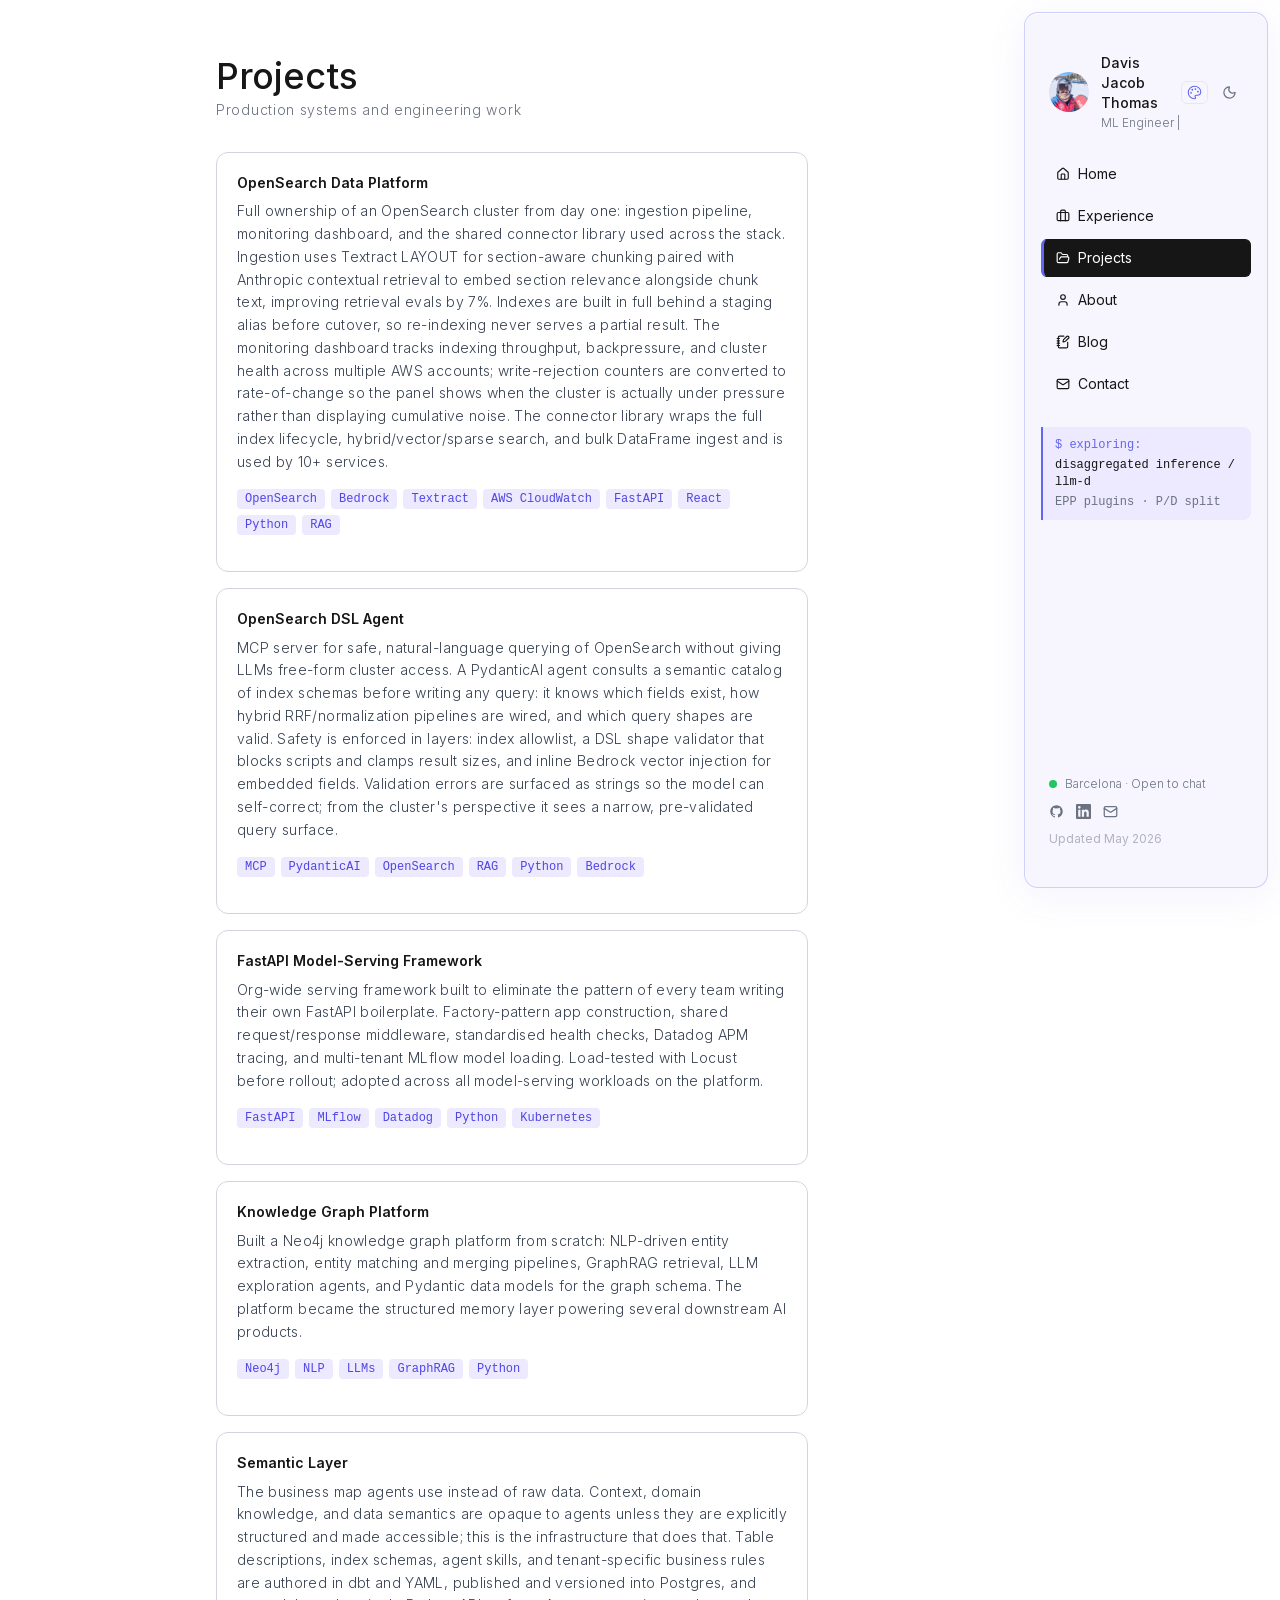
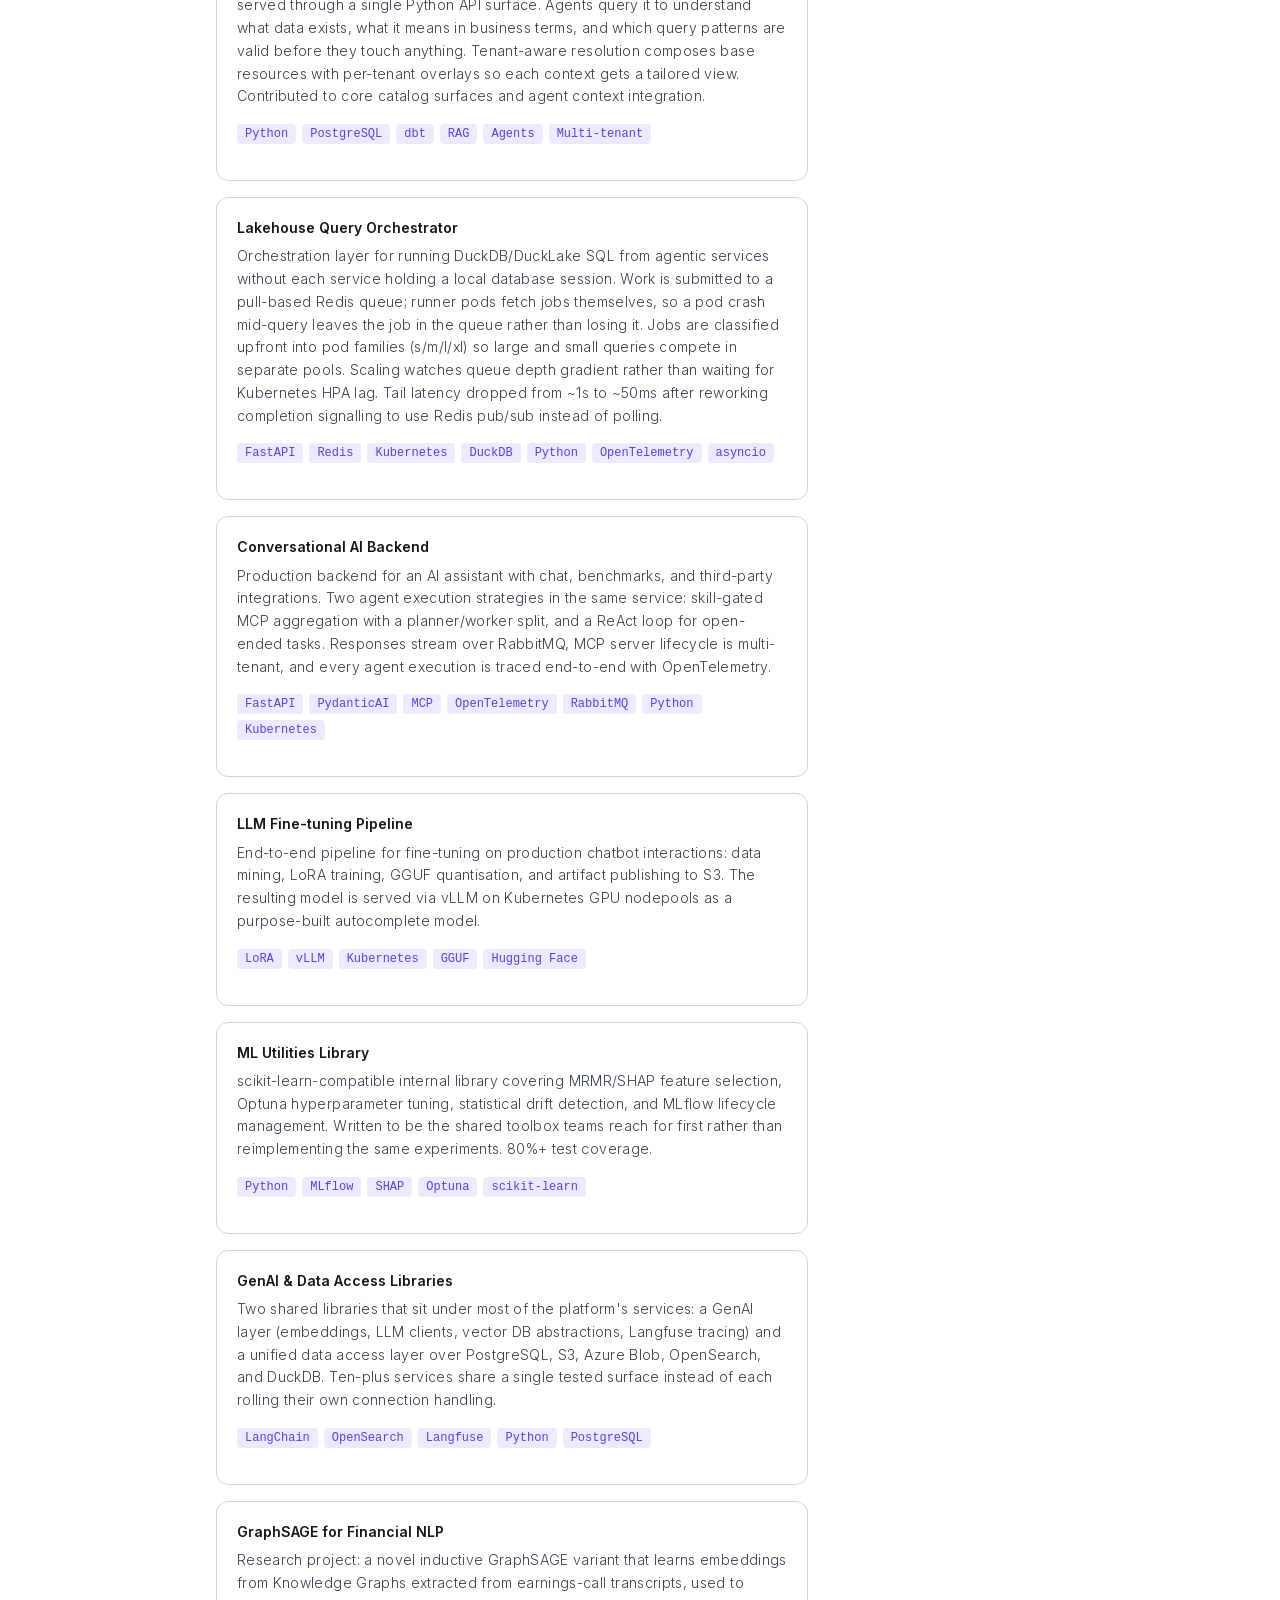
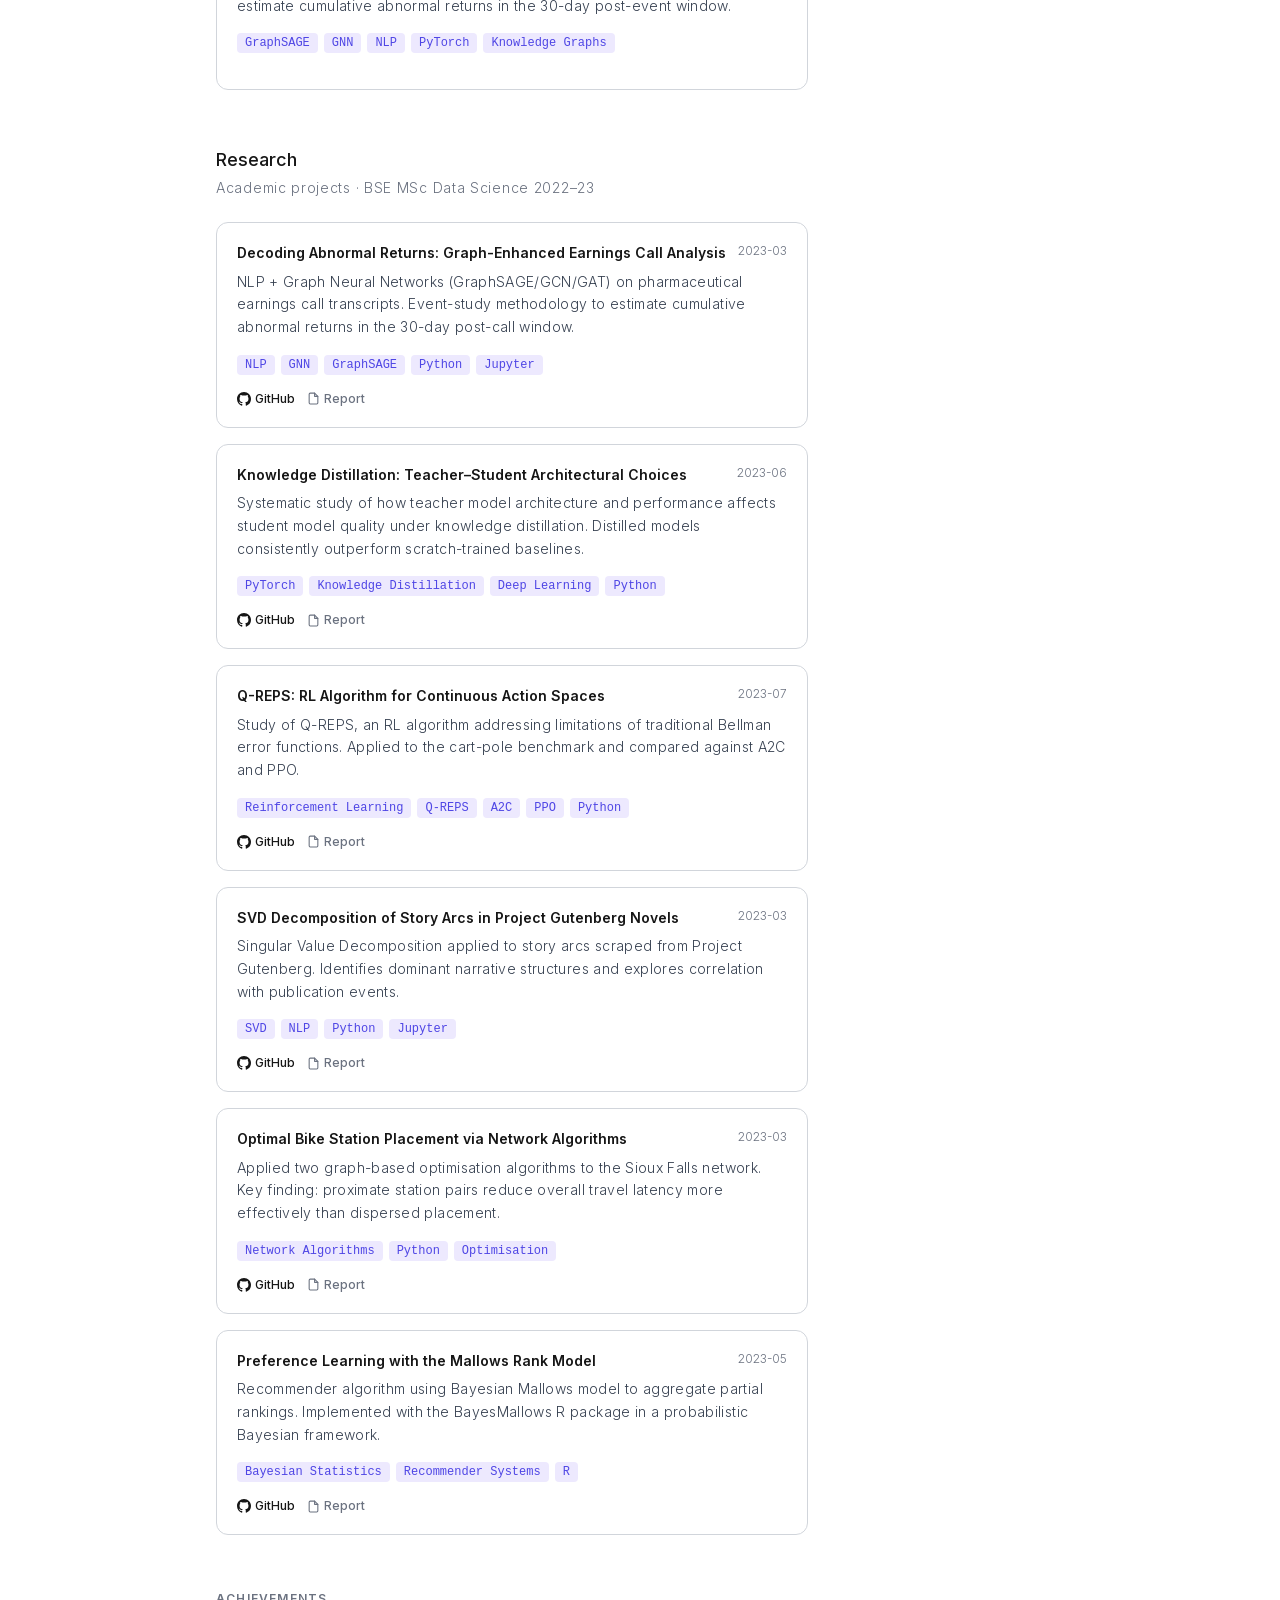
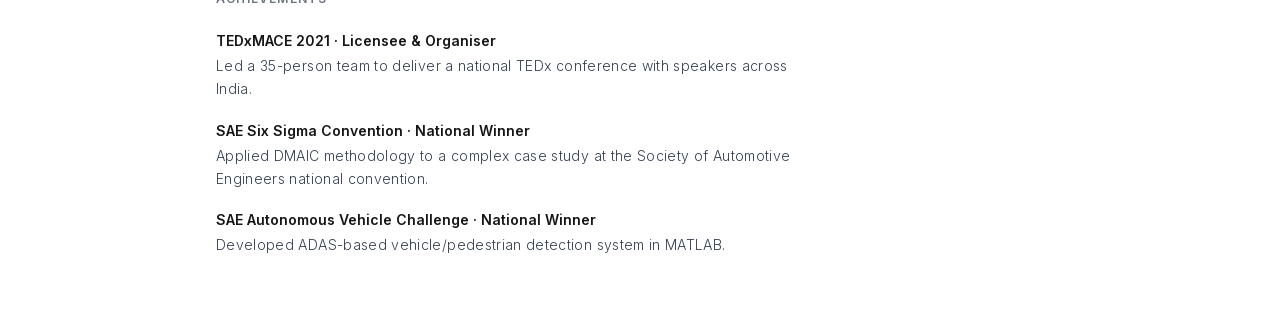
<file: projects/index.html>
<!DOCTYPE html><html lang="en" class="inter_5901b7c6-module__ec5Qua__variable"><head><meta charSet="utf-8"/><meta name="viewport" content="width=device-width, initial-scale=1"/><link rel="preload" href="/_next/static/media/83afe278b6a6bb3c-s.p.0q-301v4kxxnr.woff2" as="font" crossorigin="" type="font/woff2"/><link rel="preload" as="image" href="/avatar.jpg"/><link rel="stylesheet" href="/_next/static/chunks/0f0u_mdhbyc_c.css" data-precedence="next"/><link rel="preload" as="script" fetchPriority="low" href="/_next/static/chunks/115dplafwys-z.js"/><script src="/_next/static/chunks/0pqt~8bl3ukh4.js" async=""></script><script src="/_next/static/chunks/10u3y4bw1ayzs.js" async=""></script><script src="/_next/static/chunks/0au83~zq0~0pf.js" async=""></script><script src="/_next/static/chunks/turbopack-0kknce6icackx.js" async=""></script><script src="/_next/static/chunks/17o633a944wak.js" async=""></script><script src="/_next/static/chunks/0d3shmwh5_nmn.js" async=""></script><script src="/_next/static/chunks/0wmtzu2qp0zch.js" async=""></script><meta name="next-size-adjust" content=""/><title>Projects · Davis Jacob Thomas</title><meta name="description" content="ML Engineer · AI Platform · LLMs · Agents · MLOps · Barcelona"/><link rel="icon" href="/favicon.ico?favicon.0x3dzn~oxb6tn.ico" sizes="256x256" type="image/x-icon"/><script>(function(){var a=localStorage.getItem('accent')||'indigo';document.documentElement.dataset.accent=a;})();</script><script src="/_next/static/chunks/03~yq9q893hmn.js" noModule=""></script></head><body style="font-family:var(--font-inter), -apple-system, BlinkMacSystemFont, sans-serif"><div hidden=""><!--$--><!--/$--></div><script>((a,b,c,d,e,f,g,h)=>{let i=document.documentElement,j=["light","dark"];function k(b){var c;(Array.isArray(a)?a:[a]).forEach(a=>{let c="class"===a,d=c&&f?e.map(a=>f[a]||a):e;c?(i.classList.remove(...d),i.classList.add(f&&f[b]?f[b]:b)):i.setAttribute(a,b)}),c=b,h&&j.includes(c)&&(i.style.colorScheme=c)}if(d)k(d);else try{let a=localStorage.getItem(b)||c,d=g&&"system"===a?window.matchMedia("(prefers-color-scheme: dark)").matches?"dark":"light":a;k(d)}catch(a){}})("class","theme","light",null,["light","dark"],null,false,true)</script><div class="grid-bg" aria-hidden="true"></div><div class="grid-glow" aria-hidden="true"></div><div class="flex min-h-screen" style="position:relative;z-index:1"><div class="flex-1 flex flex-col min-w-0"><div class="lg:hidden"><div class="flex items-center justify-between px-5 py-4 sticky top-0 z-40 border-b" style="background:var(--sidebar-glass);border-color:var(--sidebar-glass-border);backdrop-filter:blur(20px) saturate(180%);-webkit-backdrop-filter:blur(20px) saturate(180%)"><a class="flex items-center gap-2.5" href="/"><img alt="Davis Jacob Thomas" width="30" height="30" decoding="async" data-nimg="1" class="rounded-full object-cover" style="color:transparent;width:30px;height:30px" src="/avatar.jpg"/><span class="text-sm font-medium" style="color:var(--text)">Davis Jacob Thomas</span></a><div class="flex items-center gap-1"><div style="position:relative"><button title="Accent colour" aria-label="Choose accent colour" style="display:flex;align-items:center;padding:3px 5px;border-radius:6px;border:1px solid var(--border);background:transparent;cursor:pointer;color:#6366f1;transition:background 0.15s, color 0.25s"><svg width="15" height="15" viewBox="0 0 24 24" fill="none" stroke="currentColor" stroke-width="1.75" stroke-linecap="round" stroke-linejoin="round"><circle cx="13.5" cy="6.5" r="1.5" fill="currentColor" stroke="none"></circle><circle cx="17.5" cy="10.5" r="1.5" fill="currentColor" stroke="none"></circle><circle cx="8.5" cy="7.5" r="1.5" fill="currentColor" stroke="none"></circle><circle cx="6.5" cy="12.5" r="1.5" fill="currentColor" stroke="none"></circle><path d="M12 2C6.5 2 2 6.5 2 12s4.5 10 10 10c.926 0 1.648-.746 1.648-1.688 0-.437-.18-.835-.437-1.125-.29-.289-.438-.652-.438-1.125a1.64 1.64 0 0 1 1.668-1.668h1.996c3.051 0 5.555-2.503 5.555-5.554C21.965 6.012 17.461 2 12 2z"></path></svg></button></div><button class="p-1.5 cursor-pointer" style="color:var(--text)"><svg xmlns="http://www.w3.org/2000/svg" width="18" height="18" viewBox="0 0 24 24" fill="none" stroke="currentColor" stroke-width="2" stroke-linecap="round" stroke-linejoin="round" class="lucide lucide-menu" aria-hidden="true"><path d="M4 5h16"></path><path d="M4 12h16"></path><path d="M4 19h16"></path></svg></button></div></div></div><main class="flex-1"><div class="max-w-2xl mx-auto px-6 sm:px-10 py-10 sm:py-14"><div class="space-y-14"><section><h1 class="text-2xl md:text-4xl font-medium mb-1" style="color:var(--text)">Projects</h1><p class="text-sm tracking-wider font-light mb-8" style="color:var(--muted)">Production systems and engineering work</p><div class="space-y-4"><div><div class="card-hover rounded-xl border p-5" style="background:var(--card-bg);border-color:var(--card-border)"><div class="flex items-start justify-between gap-3 mb-2"><h2 class="text-sm font-semibold leading-snug" style="color:var(--text)">OpenSearch Data Platform</h2></div><p class="text-xs sm:text-sm leading-relaxed tracking-wide font-light mb-4" style="color:var(--subtle)">Full ownership of an OpenSearch cluster from day one: ingestion pipeline, monitoring dashboard, and the shared connector library used across the stack. Ingestion uses Textract LAYOUT for section-aware chunking paired with Anthropic contextual retrieval to embed section relevance alongside chunk text, improving retrieval evals by 7%. Indexes are built in full behind a staging alias before cutover, so re-indexing never serves a partial result. The monitoring dashboard tracks indexing throughput, backpressure, and cluster health across multiple AWS accounts; write-rejection counters are converted to rate-of-change so the panel shows when the cluster is actually under pressure rather than displaying cumulative noise. The connector library wraps the full index lifecycle, hybrid/vector/sparse search, and bulk DataFrame ingest and is used by 10+ services.</p><div class="flex flex-wrap gap-1.5 mb-4"><span class="inline-block text-xs px-2 py-0.5 rounded font-mono" style="background:var(--tag-bg);color:var(--tag-fg)">OpenSearch</span><span class="inline-block text-xs px-2 py-0.5 rounded font-mono" style="background:var(--tag-bg);color:var(--tag-fg)">Bedrock</span><span class="inline-block text-xs px-2 py-0.5 rounded font-mono" style="background:var(--tag-bg);color:var(--tag-fg)">Textract</span><span class="inline-block text-xs px-2 py-0.5 rounded font-mono" style="background:var(--tag-bg);color:var(--tag-fg)">AWS CloudWatch</span><span class="inline-block text-xs px-2 py-0.5 rounded font-mono" style="background:var(--tag-bg);color:var(--tag-fg)">FastAPI</span><span class="inline-block text-xs px-2 py-0.5 rounded font-mono" style="background:var(--tag-bg);color:var(--tag-fg)">React</span><span class="inline-block text-xs px-2 py-0.5 rounded font-mono" style="background:var(--tag-bg);color:var(--tag-fg)">Python</span><span class="inline-block text-xs px-2 py-0.5 rounded font-mono" style="background:var(--tag-bg);color:var(--tag-fg)">RAG</span></div></div></div><div><div class="card-hover rounded-xl border p-5" style="background:var(--card-bg);border-color:var(--card-border)"><div class="flex items-start justify-between gap-3 mb-2"><h2 class="text-sm font-semibold leading-snug" style="color:var(--text)">OpenSearch DSL Agent</h2></div><p class="text-xs sm:text-sm leading-relaxed tracking-wide font-light mb-4" style="color:var(--subtle)">MCP server for safe, natural-language querying of OpenSearch without giving LLMs free-form cluster access. A PydanticAI agent consults a semantic catalog of index schemas before writing any query: it knows which fields exist, how hybrid RRF/normalization pipelines are wired, and which query shapes are valid. Safety is enforced in layers: index allowlist, a DSL shape validator that blocks scripts and clamps result sizes, and inline Bedrock vector injection for embedded fields. Validation errors are surfaced as strings so the model can self-correct; from the cluster&#x27;s perspective it sees a narrow, pre-validated query surface.</p><div class="flex flex-wrap gap-1.5 mb-4"><span class="inline-block text-xs px-2 py-0.5 rounded font-mono" style="background:var(--tag-bg);color:var(--tag-fg)">MCP</span><span class="inline-block text-xs px-2 py-0.5 rounded font-mono" style="background:var(--tag-bg);color:var(--tag-fg)">PydanticAI</span><span class="inline-block text-xs px-2 py-0.5 rounded font-mono" style="background:var(--tag-bg);color:var(--tag-fg)">OpenSearch</span><span class="inline-block text-xs px-2 py-0.5 rounded font-mono" style="background:var(--tag-bg);color:var(--tag-fg)">RAG</span><span class="inline-block text-xs px-2 py-0.5 rounded font-mono" style="background:var(--tag-bg);color:var(--tag-fg)">Python</span><span class="inline-block text-xs px-2 py-0.5 rounded font-mono" style="background:var(--tag-bg);color:var(--tag-fg)">Bedrock</span></div></div></div><div><div class="card-hover rounded-xl border p-5" style="background:var(--card-bg);border-color:var(--card-border)"><div class="flex items-start justify-between gap-3 mb-2"><h2 class="text-sm font-semibold leading-snug" style="color:var(--text)">FastAPI Model-Serving Framework</h2></div><p class="text-xs sm:text-sm leading-relaxed tracking-wide font-light mb-4" style="color:var(--subtle)">Org-wide serving framework built to eliminate the pattern of every team writing their own FastAPI boilerplate. Factory-pattern app construction, shared request/response middleware, standardised health checks, Datadog APM tracing, and multi-tenant MLflow model loading. Load-tested with Locust before rollout; adopted across all model-serving workloads on the platform.</p><div class="flex flex-wrap gap-1.5 mb-4"><span class="inline-block text-xs px-2 py-0.5 rounded font-mono" style="background:var(--tag-bg);color:var(--tag-fg)">FastAPI</span><span class="inline-block text-xs px-2 py-0.5 rounded font-mono" style="background:var(--tag-bg);color:var(--tag-fg)">MLflow</span><span class="inline-block text-xs px-2 py-0.5 rounded font-mono" style="background:var(--tag-bg);color:var(--tag-fg)">Datadog</span><span class="inline-block text-xs px-2 py-0.5 rounded font-mono" style="background:var(--tag-bg);color:var(--tag-fg)">Python</span><span class="inline-block text-xs px-2 py-0.5 rounded font-mono" style="background:var(--tag-bg);color:var(--tag-fg)">Kubernetes</span></div></div></div><div><div class="card-hover rounded-xl border p-5" style="background:var(--card-bg);border-color:var(--card-border)"><div class="flex items-start justify-between gap-3 mb-2"><h2 class="text-sm font-semibold leading-snug" style="color:var(--text)">Knowledge Graph Platform</h2></div><p class="text-xs sm:text-sm leading-relaxed tracking-wide font-light mb-4" style="color:var(--subtle)">Built a Neo4j knowledge graph platform from scratch: NLP-driven entity extraction, entity matching and merging pipelines, GraphRAG retrieval, LLM exploration agents, and Pydantic data models for the graph schema. The platform became the structured memory layer powering several downstream AI products.</p><div class="flex flex-wrap gap-1.5 mb-4"><span class="inline-block text-xs px-2 py-0.5 rounded font-mono" style="background:var(--tag-bg);color:var(--tag-fg)">Neo4j</span><span class="inline-block text-xs px-2 py-0.5 rounded font-mono" style="background:var(--tag-bg);color:var(--tag-fg)">NLP</span><span class="inline-block text-xs px-2 py-0.5 rounded font-mono" style="background:var(--tag-bg);color:var(--tag-fg)">LLMs</span><span class="inline-block text-xs px-2 py-0.5 rounded font-mono" style="background:var(--tag-bg);color:var(--tag-fg)">GraphRAG</span><span class="inline-block text-xs px-2 py-0.5 rounded font-mono" style="background:var(--tag-bg);color:var(--tag-fg)">Python</span></div></div></div><div><div class="card-hover rounded-xl border p-5" style="background:var(--card-bg);border-color:var(--card-border)"><div class="flex items-start justify-between gap-3 mb-2"><h2 class="text-sm font-semibold leading-snug" style="color:var(--text)">Semantic Layer</h2></div><p class="text-xs sm:text-sm leading-relaxed tracking-wide font-light mb-4" style="color:var(--subtle)">The business map agents use instead of raw data. Context, domain knowledge, and data semantics are opaque to agents unless they are explicitly structured and made accessible; this is the infrastructure that does that. Table descriptions, index schemas, agent skills, and tenant-specific business rules are authored in dbt and YAML, published and versioned into Postgres, and served through a single Python API surface. Agents query it to understand what data exists, what it means in business terms, and which query patterns are valid before they touch anything. Tenant-aware resolution composes base resources with per-tenant overlays so each context gets a tailored view. Contributed to core catalog surfaces and agent context integration.</p><div class="flex flex-wrap gap-1.5 mb-4"><span class="inline-block text-xs px-2 py-0.5 rounded font-mono" style="background:var(--tag-bg);color:var(--tag-fg)">Python</span><span class="inline-block text-xs px-2 py-0.5 rounded font-mono" style="background:var(--tag-bg);color:var(--tag-fg)">PostgreSQL</span><span class="inline-block text-xs px-2 py-0.5 rounded font-mono" style="background:var(--tag-bg);color:var(--tag-fg)">dbt</span><span class="inline-block text-xs px-2 py-0.5 rounded font-mono" style="background:var(--tag-bg);color:var(--tag-fg)">RAG</span><span class="inline-block text-xs px-2 py-0.5 rounded font-mono" style="background:var(--tag-bg);color:var(--tag-fg)">Agents</span><span class="inline-block text-xs px-2 py-0.5 rounded font-mono" style="background:var(--tag-bg);color:var(--tag-fg)">Multi-tenant</span></div></div></div><div><div class="card-hover rounded-xl border p-5" style="background:var(--card-bg);border-color:var(--card-border)"><div class="flex items-start justify-between gap-3 mb-2"><h2 class="text-sm font-semibold leading-snug" style="color:var(--text)">Lakehouse Query Orchestrator</h2></div><p class="text-xs sm:text-sm leading-relaxed tracking-wide font-light mb-4" style="color:var(--subtle)">Orchestration layer for running DuckDB/DuckLake SQL from agentic services without each service holding a local database session. Work is submitted to a pull-based Redis queue; runner pods fetch jobs themselves, so a pod crash mid-query leaves the job in the queue rather than losing it. Jobs are classified upfront into pod families (s/m/l/xl) so large and small queries compete in separate pools. Scaling watches queue depth gradient rather than waiting for Kubernetes HPA lag. Tail latency dropped from ~1s to ~50ms after reworking completion signalling to use Redis pub/sub instead of polling.</p><div class="flex flex-wrap gap-1.5 mb-4"><span class="inline-block text-xs px-2 py-0.5 rounded font-mono" style="background:var(--tag-bg);color:var(--tag-fg)">FastAPI</span><span class="inline-block text-xs px-2 py-0.5 rounded font-mono" style="background:var(--tag-bg);color:var(--tag-fg)">Redis</span><span class="inline-block text-xs px-2 py-0.5 rounded font-mono" style="background:var(--tag-bg);color:var(--tag-fg)">Kubernetes</span><span class="inline-block text-xs px-2 py-0.5 rounded font-mono" style="background:var(--tag-bg);color:var(--tag-fg)">DuckDB</span><span class="inline-block text-xs px-2 py-0.5 rounded font-mono" style="background:var(--tag-bg);color:var(--tag-fg)">Python</span><span class="inline-block text-xs px-2 py-0.5 rounded font-mono" style="background:var(--tag-bg);color:var(--tag-fg)">OpenTelemetry</span><span class="inline-block text-xs px-2 py-0.5 rounded font-mono" style="background:var(--tag-bg);color:var(--tag-fg)">asyncio</span></div></div></div><div><div class="card-hover rounded-xl border p-5" style="background:var(--card-bg);border-color:var(--card-border)"><div class="flex items-start justify-between gap-3 mb-2"><h2 class="text-sm font-semibold leading-snug" style="color:var(--text)">Conversational AI Backend</h2></div><p class="text-xs sm:text-sm leading-relaxed tracking-wide font-light mb-4" style="color:var(--subtle)">Production backend for an AI assistant with chat, benchmarks, and third-party integrations. Two agent execution strategies in the same service: skill-gated MCP aggregation with a planner/worker split, and a ReAct loop for open-ended tasks. Responses stream over RabbitMQ, MCP server lifecycle is multi-tenant, and every agent execution is traced end-to-end with OpenTelemetry.</p><div class="flex flex-wrap gap-1.5 mb-4"><span class="inline-block text-xs px-2 py-0.5 rounded font-mono" style="background:var(--tag-bg);color:var(--tag-fg)">FastAPI</span><span class="inline-block text-xs px-2 py-0.5 rounded font-mono" style="background:var(--tag-bg);color:var(--tag-fg)">PydanticAI</span><span class="inline-block text-xs px-2 py-0.5 rounded font-mono" style="background:var(--tag-bg);color:var(--tag-fg)">MCP</span><span class="inline-block text-xs px-2 py-0.5 rounded font-mono" style="background:var(--tag-bg);color:var(--tag-fg)">OpenTelemetry</span><span class="inline-block text-xs px-2 py-0.5 rounded font-mono" style="background:var(--tag-bg);color:var(--tag-fg)">RabbitMQ</span><span class="inline-block text-xs px-2 py-0.5 rounded font-mono" style="background:var(--tag-bg);color:var(--tag-fg)">Python</span><span class="inline-block text-xs px-2 py-0.5 rounded font-mono" style="background:var(--tag-bg);color:var(--tag-fg)">Kubernetes</span></div></div></div><div><div class="card-hover rounded-xl border p-5" style="background:var(--card-bg);border-color:var(--card-border)"><div class="flex items-start justify-between gap-3 mb-2"><h2 class="text-sm font-semibold leading-snug" style="color:var(--text)">LLM Fine-tuning Pipeline</h2></div><p class="text-xs sm:text-sm leading-relaxed tracking-wide font-light mb-4" style="color:var(--subtle)">End-to-end pipeline for fine-tuning on production chatbot interactions: data mining, LoRA training, GGUF quantisation, and artifact publishing to S3. The resulting model is served via vLLM on Kubernetes GPU nodepools as a purpose-built autocomplete model.</p><div class="flex flex-wrap gap-1.5 mb-4"><span class="inline-block text-xs px-2 py-0.5 rounded font-mono" style="background:var(--tag-bg);color:var(--tag-fg)">LoRA</span><span class="inline-block text-xs px-2 py-0.5 rounded font-mono" style="background:var(--tag-bg);color:var(--tag-fg)">vLLM</span><span class="inline-block text-xs px-2 py-0.5 rounded font-mono" style="background:var(--tag-bg);color:var(--tag-fg)">Kubernetes</span><span class="inline-block text-xs px-2 py-0.5 rounded font-mono" style="background:var(--tag-bg);color:var(--tag-fg)">GGUF</span><span class="inline-block text-xs px-2 py-0.5 rounded font-mono" style="background:var(--tag-bg);color:var(--tag-fg)">Hugging Face</span></div></div></div><div><div class="card-hover rounded-xl border p-5" style="background:var(--card-bg);border-color:var(--card-border)"><div class="flex items-start justify-between gap-3 mb-2"><h2 class="text-sm font-semibold leading-snug" style="color:var(--text)">ML Utilities Library</h2></div><p class="text-xs sm:text-sm leading-relaxed tracking-wide font-light mb-4" style="color:var(--subtle)">scikit-learn-compatible internal library covering MRMR/SHAP feature selection, Optuna hyperparameter tuning, statistical drift detection, and MLflow lifecycle management. Written to be the shared toolbox teams reach for first rather than reimplementing the same experiments. 80%+ test coverage.</p><div class="flex flex-wrap gap-1.5 mb-4"><span class="inline-block text-xs px-2 py-0.5 rounded font-mono" style="background:var(--tag-bg);color:var(--tag-fg)">Python</span><span class="inline-block text-xs px-2 py-0.5 rounded font-mono" style="background:var(--tag-bg);color:var(--tag-fg)">MLflow</span><span class="inline-block text-xs px-2 py-0.5 rounded font-mono" style="background:var(--tag-bg);color:var(--tag-fg)">SHAP</span><span class="inline-block text-xs px-2 py-0.5 rounded font-mono" style="background:var(--tag-bg);color:var(--tag-fg)">Optuna</span><span class="inline-block text-xs px-2 py-0.5 rounded font-mono" style="background:var(--tag-bg);color:var(--tag-fg)">scikit-learn</span></div></div></div><div><div class="card-hover rounded-xl border p-5" style="background:var(--card-bg);border-color:var(--card-border)"><div class="flex items-start justify-between gap-3 mb-2"><h2 class="text-sm font-semibold leading-snug" style="color:var(--text)">GenAI &amp; Data Access Libraries</h2></div><p class="text-xs sm:text-sm leading-relaxed tracking-wide font-light mb-4" style="color:var(--subtle)">Two shared libraries that sit under most of the platform&#x27;s services: a GenAI layer (embeddings, LLM clients, vector DB abstractions, Langfuse tracing) and a unified data access layer over PostgreSQL, S3, Azure Blob, OpenSearch, and DuckDB. Ten-plus services share a single tested surface instead of each rolling their own connection handling.</p><div class="flex flex-wrap gap-1.5 mb-4"><span class="inline-block text-xs px-2 py-0.5 rounded font-mono" style="background:var(--tag-bg);color:var(--tag-fg)">LangChain</span><span class="inline-block text-xs px-2 py-0.5 rounded font-mono" style="background:var(--tag-bg);color:var(--tag-fg)">OpenSearch</span><span class="inline-block text-xs px-2 py-0.5 rounded font-mono" style="background:var(--tag-bg);color:var(--tag-fg)">Langfuse</span><span class="inline-block text-xs px-2 py-0.5 rounded font-mono" style="background:var(--tag-bg);color:var(--tag-fg)">Python</span><span class="inline-block text-xs px-2 py-0.5 rounded font-mono" style="background:var(--tag-bg);color:var(--tag-fg)">PostgreSQL</span></div></div></div><div><div class="card-hover rounded-xl border p-5" style="background:var(--card-bg);border-color:var(--card-border)"><div class="flex items-start justify-between gap-3 mb-2"><h2 class="text-sm font-semibold leading-snug" style="color:var(--text)">GraphSAGE for Financial NLP</h2></div><p class="text-xs sm:text-sm leading-relaxed tracking-wide font-light mb-4" style="color:var(--subtle)">Research project: a novel inductive GraphSAGE variant that learns embeddings from Knowledge Graphs extracted from earnings-call transcripts, used to estimate cumulative abnormal returns in the 30-day post-event window.</p><div class="flex flex-wrap gap-1.5 mb-4"><span class="inline-block text-xs px-2 py-0.5 rounded font-mono" style="background:var(--tag-bg);color:var(--tag-fg)">GraphSAGE</span><span class="inline-block text-xs px-2 py-0.5 rounded font-mono" style="background:var(--tag-bg);color:var(--tag-fg)">GNN</span><span class="inline-block text-xs px-2 py-0.5 rounded font-mono" style="background:var(--tag-bg);color:var(--tag-fg)">NLP</span><span class="inline-block text-xs px-2 py-0.5 rounded font-mono" style="background:var(--tag-bg);color:var(--tag-fg)">PyTorch</span><span class="inline-block text-xs px-2 py-0.5 rounded font-mono" style="background:var(--tag-bg);color:var(--tag-fg)">Knowledge Graphs</span></div></div></div></div></section><section><h2 class="text-lg font-medium mb-1" style="color:var(--text)">Research</h2><p class="text-sm tracking-wider font-light mb-6" style="color:var(--muted)">Academic projects · BSE MSc Data Science 2022–23</p><div class="space-y-4"><div><div class="card-hover rounded-xl border p-5" style="background:var(--card-bg);border-color:var(--card-border)"><div class="flex items-start justify-between gap-3 mb-2"><h2 class="text-sm font-semibold leading-snug" style="color:var(--text)">Decoding Abnormal Returns: Graph-Enhanced Earnings Call Analysis</h2><span class="text-xs shrink-0 font-light" style="color:var(--muted)">2023-03</span></div><p class="text-xs sm:text-sm leading-relaxed tracking-wide font-light mb-4" style="color:var(--subtle)">NLP + Graph Neural Networks (GraphSAGE/GCN/GAT) on pharmaceutical earnings call transcripts. Event-study methodology to estimate cumulative abnormal returns in the 30-day post-call window.</p><div class="flex flex-wrap gap-1.5 mb-4"><span class="inline-block text-xs px-2 py-0.5 rounded font-mono" style="background:var(--tag-bg);color:var(--tag-fg)">NLP</span><span class="inline-block text-xs px-2 py-0.5 rounded font-mono" style="background:var(--tag-bg);color:var(--tag-fg)">GNN</span><span class="inline-block text-xs px-2 py-0.5 rounded font-mono" style="background:var(--tag-bg);color:var(--tag-fg)">GraphSAGE</span><span class="inline-block text-xs px-2 py-0.5 rounded font-mono" style="background:var(--tag-bg);color:var(--tag-fg)">Python</span><span class="inline-block text-xs px-2 py-0.5 rounded font-mono" style="background:var(--tag-bg);color:var(--tag-fg)">Jupyter</span></div><div class="flex gap-3 flex-wrap"><a href="https://github.com/djtom98/Graph-Based-Analysis-Earnings-Calls" target="_blank" rel="noopener noreferrer" class="text-xs font-medium flex items-center gap-1 transition-opacity hover:opacity-70" style="color:var(--text)"><svg height="14" width="14" viewBox="0 0 16 16" fill="currentColor"><path d="M8 0C3.58 0 0 3.58 0 8c0 3.54 2.29 6.53 5.47 7.59.4.07.55-.17.55-.38 0-.19-.01-.82-.01-1.49-2.01.37-2.53-.49-2.69-.94-.09-.23-.48-.94-.82-1.13-.28-.15-.68-.52-.01-.53.63-.01 1.08.58 1.23.82.72 1.21 1.87.87 2.33.66.07-.52.28-.87.51-1.07-1.78-.2-3.64-.89-3.64-3.95 0-.87.31-1.59.82-2.15-.08-.2-.36-1.02.08-2.12 0 0 .67-.21 2.2.82.64-.18 1.32-.27 2-.27.68 0 1.36.09 2 .27 1.53-1.04 2.2-.82 2.2-.82.44 1.1.16 1.92.08 2.12.51.56.82 1.27.82 2.15 0 3.07-1.87 3.75-3.65 3.95.29.25.54.73.54 1.48 0 1.07-.01 1.93-.01 2.2 0 .21.15.46.55.38A8.013 8.013 0 0016 8c0-4.42-3.58-8-8-8z"></path></svg>GitHub</a><a href="https://drive.google.com/file/d/1p2GP0j-1PQ2aWcr8Evo2tU5g_aBFoFqR/view?usp=drive_link" target="_blank" rel="noopener noreferrer" class="text-xs font-medium flex items-center gap-1 transition-opacity hover:opacity-70" style="color:var(--muted)"><svg height="13" width="13" viewBox="0 0 24 24" fill="none" stroke="currentColor" stroke-width="2" stroke-linecap="round" stroke-linejoin="round"><path d="M14 2H6a2 2 0 0 0-2 2v16a2 2 0 0 0 2 2h12a2 2 0 0 0 2-2V8z"></path><polyline points="14 2 14 8 20 8"></polyline></svg>Report</a></div></div></div><div><div class="card-hover rounded-xl border p-5" style="background:var(--card-bg);border-color:var(--card-border)"><div class="flex items-start justify-between gap-3 mb-2"><h2 class="text-sm font-semibold leading-snug" style="color:var(--text)">Knowledge Distillation: Teacher–Student Architectural Choices</h2><span class="text-xs shrink-0 font-light" style="color:var(--muted)">2023-06</span></div><p class="text-xs sm:text-sm leading-relaxed tracking-wide font-light mb-4" style="color:var(--subtle)">Systematic study of how teacher model architecture and performance affects student model quality under knowledge distillation. Distilled models consistently outperform scratch-trained baselines.</p><div class="flex flex-wrap gap-1.5 mb-4"><span class="inline-block text-xs px-2 py-0.5 rounded font-mono" style="background:var(--tag-bg);color:var(--tag-fg)">PyTorch</span><span class="inline-block text-xs px-2 py-0.5 rounded font-mono" style="background:var(--tag-bg);color:var(--tag-fg)">Knowledge Distillation</span><span class="inline-block text-xs px-2 py-0.5 rounded font-mono" style="background:var(--tag-bg);color:var(--tag-fg)">Deep Learning</span><span class="inline-block text-xs px-2 py-0.5 rounded font-mono" style="background:var(--tag-bg);color:var(--tag-fg)">Python</span></div><div class="flex gap-3 flex-wrap"><a href="https://github.com/javi99/understanding_knowledge_distillation" target="_blank" rel="noopener noreferrer" class="text-xs font-medium flex items-center gap-1 transition-opacity hover:opacity-70" style="color:var(--text)"><svg height="14" width="14" viewBox="0 0 16 16" fill="currentColor"><path d="M8 0C3.58 0 0 3.58 0 8c0 3.54 2.29 6.53 5.47 7.59.4.07.55-.17.55-.38 0-.19-.01-.82-.01-1.49-2.01.37-2.53-.49-2.69-.94-.09-.23-.48-.94-.82-1.13-.28-.15-.68-.52-.01-.53.63-.01 1.08.58 1.23.82.72 1.21 1.87.87 2.33.66.07-.52.28-.87.51-1.07-1.78-.2-3.64-.89-3.64-3.95 0-.87.31-1.59.82-2.15-.08-.2-.36-1.02.08-2.12 0 0 .67-.21 2.2.82.64-.18 1.32-.27 2-.27.68 0 1.36.09 2 .27 1.53-1.04 2.2-.82 2.2-.82.44 1.1.16 1.92.08 2.12.51.56.82 1.27.82 2.15 0 3.07-1.87 3.75-3.65 3.95.29.25.54.73.54 1.48 0 1.07-.01 1.93-.01 2.2 0 .21.15.46.55.38A8.013 8.013 0 0016 8c0-4.42-3.58-8-8-8z"></path></svg>GitHub</a><a href="https://drive.google.com/file/d/1W_vd73yVq9MQn3fngWwFEVmdBdyKPiUa/view?usp=drive_link" target="_blank" rel="noopener noreferrer" class="text-xs font-medium flex items-center gap-1 transition-opacity hover:opacity-70" style="color:var(--muted)"><svg height="13" width="13" viewBox="0 0 24 24" fill="none" stroke="currentColor" stroke-width="2" stroke-linecap="round" stroke-linejoin="round"><path d="M14 2H6a2 2 0 0 0-2 2v16a2 2 0 0 0 2 2h12a2 2 0 0 0 2-2V8z"></path><polyline points="14 2 14 8 20 8"></polyline></svg>Report</a></div></div></div><div><div class="card-hover rounded-xl border p-5" style="background:var(--card-bg);border-color:var(--card-border)"><div class="flex items-start justify-between gap-3 mb-2"><h2 class="text-sm font-semibold leading-snug" style="color:var(--text)">Q-REPS: RL Algorithm for Continuous Action Spaces</h2><span class="text-xs shrink-0 font-light" style="color:var(--muted)">2023-07</span></div><p class="text-xs sm:text-sm leading-relaxed tracking-wide font-light mb-4" style="color:var(--subtle)">Study of Q-REPS, an RL algorithm addressing limitations of traditional Bellman error functions. Applied to the cart-pole benchmark and compared against A2C and PPO.</p><div class="flex flex-wrap gap-1.5 mb-4"><span class="inline-block text-xs px-2 py-0.5 rounded font-mono" style="background:var(--tag-bg);color:var(--tag-fg)">Reinforcement Learning</span><span class="inline-block text-xs px-2 py-0.5 rounded font-mono" style="background:var(--tag-bg);color:var(--tag-fg)">Q-REPS</span><span class="inline-block text-xs px-2 py-0.5 rounded font-mono" style="background:var(--tag-bg);color:var(--tag-fg)">A2C</span><span class="inline-block text-xs px-2 py-0.5 rounded font-mono" style="background:var(--tag-bg);color:var(--tag-fg)">PPO</span><span class="inline-block text-xs px-2 py-0.5 rounded font-mono" style="background:var(--tag-bg);color:var(--tag-fg)">Python</span></div><div class="flex gap-3 flex-wrap"><a href="https://github.com/djtom98/RL_qreps" target="_blank" rel="noopener noreferrer" class="text-xs font-medium flex items-center gap-1 transition-opacity hover:opacity-70" style="color:var(--text)"><svg height="14" width="14" viewBox="0 0 16 16" fill="currentColor"><path d="M8 0C3.58 0 0 3.58 0 8c0 3.54 2.29 6.53 5.47 7.59.4.07.55-.17.55-.38 0-.19-.01-.82-.01-1.49-2.01.37-2.53-.49-2.69-.94-.09-.23-.48-.94-.82-1.13-.28-.15-.68-.52-.01-.53.63-.01 1.08.58 1.23.82.72 1.21 1.87.87 2.33.66.07-.52.28-.87.51-1.07-1.78-.2-3.64-.89-3.64-3.95 0-.87.31-1.59.82-2.15-.08-.2-.36-1.02.08-2.12 0 0 .67-.21 2.2.82.64-.18 1.32-.27 2-.27.68 0 1.36.09 2 .27 1.53-1.04 2.2-.82 2.2-.82.44 1.1.16 1.92.08 2.12.51.56.82 1.27.82 2.15 0 3.07-1.87 3.75-3.65 3.95.29.25.54.73.54 1.48 0 1.07-.01 1.93-.01 2.2 0 .21.15.46.55.38A8.013 8.013 0 0016 8c0-4.42-3.58-8-8-8z"></path></svg>GitHub</a><a href="https://drive.google.com/file/d/171pgW1fqs15Fku3vEeM1k3qnx7wWIBKG/view?usp=drive_link" target="_blank" rel="noopener noreferrer" class="text-xs font-medium flex items-center gap-1 transition-opacity hover:opacity-70" style="color:var(--muted)"><svg height="13" width="13" viewBox="0 0 24 24" fill="none" stroke="currentColor" stroke-width="2" stroke-linecap="round" stroke-linejoin="round"><path d="M14 2H6a2 2 0 0 0-2 2v16a2 2 0 0 0 2 2h12a2 2 0 0 0 2-2V8z"></path><polyline points="14 2 14 8 20 8"></polyline></svg>Report</a></div></div></div><div><div class="card-hover rounded-xl border p-5" style="background:var(--card-bg);border-color:var(--card-border)"><div class="flex items-start justify-between gap-3 mb-2"><h2 class="text-sm font-semibold leading-snug" style="color:var(--text)">SVD Decomposition of Story Arcs in Project Gutenberg Novels</h2><span class="text-xs shrink-0 font-light" style="color:var(--muted)">2023-03</span></div><p class="text-xs sm:text-sm leading-relaxed tracking-wide font-light mb-4" style="color:var(--subtle)">Singular Value Decomposition applied to story arcs scraped from Project Gutenberg. Identifies dominant narrative structures and explores correlation with publication events.</p><div class="flex flex-wrap gap-1.5 mb-4"><span class="inline-block text-xs px-2 py-0.5 rounded font-mono" style="background:var(--tag-bg);color:var(--tag-fg)">SVD</span><span class="inline-block text-xs px-2 py-0.5 rounded font-mono" style="background:var(--tag-bg);color:var(--tag-fg)">NLP</span><span class="inline-block text-xs px-2 py-0.5 rounded font-mono" style="background:var(--tag-bg);color:var(--tag-fg)">Python</span><span class="inline-block text-xs px-2 py-0.5 rounded font-mono" style="background:var(--tag-bg);color:var(--tag-fg)">Jupyter</span></div><div class="flex gap-3 flex-wrap"><a href="https://github.com/djtom98/Project-Gutenberg" target="_blank" rel="noopener noreferrer" class="text-xs font-medium flex items-center gap-1 transition-opacity hover:opacity-70" style="color:var(--text)"><svg height="14" width="14" viewBox="0 0 16 16" fill="currentColor"><path d="M8 0C3.58 0 0 3.58 0 8c0 3.54 2.29 6.53 5.47 7.59.4.07.55-.17.55-.38 0-.19-.01-.82-.01-1.49-2.01.37-2.53-.49-2.69-.94-.09-.23-.48-.94-.82-1.13-.28-.15-.68-.52-.01-.53.63-.01 1.08.58 1.23.82.72 1.21 1.87.87 2.33.66.07-.52.28-.87.51-1.07-1.78-.2-3.64-.89-3.64-3.95 0-.87.31-1.59.82-2.15-.08-.2-.36-1.02.08-2.12 0 0 .67-.21 2.2.82.64-.18 1.32-.27 2-.27.68 0 1.36.09 2 .27 1.53-1.04 2.2-.82 2.2-.82.44 1.1.16 1.92.08 2.12.51.56.82 1.27.82 2.15 0 3.07-1.87 3.75-3.65 3.95.29.25.54.73.54 1.48 0 1.07-.01 1.93-.01 2.2 0 .21.15.46.55.38A8.013 8.013 0 0016 8c0-4.42-3.58-8-8-8z"></path></svg>GitHub</a><a href="https://drive.google.com/file/d/11OXOxuAbk9ry1vPyMcM3GKZDPjaqWXs6/view?usp=drive_link" target="_blank" rel="noopener noreferrer" class="text-xs font-medium flex items-center gap-1 transition-opacity hover:opacity-70" style="color:var(--muted)"><svg height="13" width="13" viewBox="0 0 24 24" fill="none" stroke="currentColor" stroke-width="2" stroke-linecap="round" stroke-linejoin="round"><path d="M14 2H6a2 2 0 0 0-2 2v16a2 2 0 0 0 2 2h12a2 2 0 0 0 2-2V8z"></path><polyline points="14 2 14 8 20 8"></polyline></svg>Report</a></div></div></div><div><div class="card-hover rounded-xl border p-5" style="background:var(--card-bg);border-color:var(--card-border)"><div class="flex items-start justify-between gap-3 mb-2"><h2 class="text-sm font-semibold leading-snug" style="color:var(--text)">Optimal Bike Station Placement via Network Algorithms</h2><span class="text-xs shrink-0 font-light" style="color:var(--muted)">2023-03</span></div><p class="text-xs sm:text-sm leading-relaxed tracking-wide font-light mb-4" style="color:var(--subtle)">Applied two graph-based optimisation algorithms to the Sioux Falls network. Key finding: proximate station pairs reduce overall travel latency more effectively than dispersed placement.</p><div class="flex flex-wrap gap-1.5 mb-4"><span class="inline-block text-xs px-2 py-0.5 rounded font-mono" style="background:var(--tag-bg);color:var(--tag-fg)">Network Algorithms</span><span class="inline-block text-xs px-2 py-0.5 rounded font-mono" style="background:var(--tag-bg);color:var(--tag-fg)">Python</span><span class="inline-block text-xs px-2 py-0.5 rounded font-mono" style="background:var(--tag-bg);color:var(--tag-fg)">Optimisation</span></div><div class="flex gap-3 flex-wrap"><a href="https://github.com/4Freye/bike-stations" target="_blank" rel="noopener noreferrer" class="text-xs font-medium flex items-center gap-1 transition-opacity hover:opacity-70" style="color:var(--text)"><svg height="14" width="14" viewBox="0 0 16 16" fill="currentColor"><path d="M8 0C3.58 0 0 3.58 0 8c0 3.54 2.29 6.53 5.47 7.59.4.07.55-.17.55-.38 0-.19-.01-.82-.01-1.49-2.01.37-2.53-.49-2.69-.94-.09-.23-.48-.94-.82-1.13-.28-.15-.68-.52-.01-.53.63-.01 1.08.58 1.23.82.72 1.21 1.87.87 2.33.66.07-.52.28-.87.51-1.07-1.78-.2-3.64-.89-3.64-3.95 0-.87.31-1.59.82-2.15-.08-.2-.36-1.02.08-2.12 0 0 .67-.21 2.2.82.64-.18 1.32-.27 2-.27.68 0 1.36.09 2 .27 1.53-1.04 2.2-.82 2.2-.82.44 1.1.16 1.92.08 2.12.51.56.82 1.27.82 2.15 0 3.07-1.87 3.75-3.65 3.95.29.25.54.73.54 1.48 0 1.07-.01 1.93-.01 2.2 0 .21.15.46.55.38A8.013 8.013 0 0016 8c0-4.42-3.58-8-8-8z"></path></svg>GitHub</a><a href="https://drive.google.com/file/d/19G-P8uzQKYgf9MuuuwVff15vKhtIn7w9/view?usp=drive_link" target="_blank" rel="noopener noreferrer" class="text-xs font-medium flex items-center gap-1 transition-opacity hover:opacity-70" style="color:var(--muted)"><svg height="13" width="13" viewBox="0 0 24 24" fill="none" stroke="currentColor" stroke-width="2" stroke-linecap="round" stroke-linejoin="round"><path d="M14 2H6a2 2 0 0 0-2 2v16a2 2 0 0 0 2 2h12a2 2 0 0 0 2-2V8z"></path><polyline points="14 2 14 8 20 8"></polyline></svg>Report</a></div></div></div><div><div class="card-hover rounded-xl border p-5" style="background:var(--card-bg);border-color:var(--card-border)"><div class="flex items-start justify-between gap-3 mb-2"><h2 class="text-sm font-semibold leading-snug" style="color:var(--text)">Preference Learning with the Mallows Rank Model</h2><span class="text-xs shrink-0 font-light" style="color:var(--muted)">2023-05</span></div><p class="text-xs sm:text-sm leading-relaxed tracking-wide font-light mb-4" style="color:var(--subtle)">Recommender algorithm using Bayesian Mallows model to aggregate partial rankings. Implemented with the BayesMallows R package in a probabilistic Bayesian framework.</p><div class="flex flex-wrap gap-1.5 mb-4"><span class="inline-block text-xs px-2 py-0.5 rounded font-mono" style="background:var(--tag-bg);color:var(--tag-fg)">Bayesian Statistics</span><span class="inline-block text-xs px-2 py-0.5 rounded font-mono" style="background:var(--tag-bg);color:var(--tag-fg)">Recommender Systems</span><span class="inline-block text-xs px-2 py-0.5 rounded font-mono" style="background:var(--tag-bg);color:var(--tag-fg)">R</span></div><div class="flex gap-3 flex-wrap"><a href="https://github.com/djtom98/Bayes-Mallows-Algorithm" target="_blank" rel="noopener noreferrer" class="text-xs font-medium flex items-center gap-1 transition-opacity hover:opacity-70" style="color:var(--text)"><svg height="14" width="14" viewBox="0 0 16 16" fill="currentColor"><path d="M8 0C3.58 0 0 3.58 0 8c0 3.54 2.29 6.53 5.47 7.59.4.07.55-.17.55-.38 0-.19-.01-.82-.01-1.49-2.01.37-2.53-.49-2.69-.94-.09-.23-.48-.94-.82-1.13-.28-.15-.68-.52-.01-.53.63-.01 1.08.58 1.23.82.72 1.21 1.87.87 2.33.66.07-.52.28-.87.51-1.07-1.78-.2-3.64-.89-3.64-3.95 0-.87.31-1.59.82-2.15-.08-.2-.36-1.02.08-2.12 0 0 .67-.21 2.2.82.64-.18 1.32-.27 2-.27.68 0 1.36.09 2 .27 1.53-1.04 2.2-.82 2.2-.82.44 1.1.16 1.92.08 2.12.51.56.82 1.27.82 2.15 0 3.07-1.87 3.75-3.65 3.95.29.25.54.73.54 1.48 0 1.07-.01 1.93-.01 2.2 0 .21.15.46.55.38A8.013 8.013 0 0016 8c0-4.42-3.58-8-8-8z"></path></svg>GitHub</a><a href="https://drive.google.com/file/d/1Pj7TfB4Gag-wVjoNkQMYuyb6yrLszndO/view?usp=drive_link" target="_blank" rel="noopener noreferrer" class="text-xs font-medium flex items-center gap-1 transition-opacity hover:opacity-70" style="color:var(--muted)"><svg height="13" width="13" viewBox="0 0 24 24" fill="none" stroke="currentColor" stroke-width="2" stroke-linecap="round" stroke-linejoin="round"><path d="M14 2H6a2 2 0 0 0-2 2v16a2 2 0 0 0 2 2h12a2 2 0 0 0 2-2V8z"></path><polyline points="14 2 14 8 20 8"></polyline></svg>Report</a></div></div></div></div></section><section><p class="text-xs uppercase tracking-widest font-semibold mb-6" style="color:var(--muted)">Achievements</p><div class="space-y-5"><div><p class="text-sm font-semibold mb-1" style="color:var(--text)">TEDxMACE 2021 · Licensee &amp; Organiser</p><p class="text-xs sm:text-sm font-light tracking-wide leading-relaxed" style="color:var(--subtle)">Led a 35-person team to deliver a national TEDx conference with speakers across India.</p></div><div><p class="text-sm font-semibold mb-1" style="color:var(--text)">SAE Six Sigma Convention · National Winner</p><p class="text-xs sm:text-sm font-light tracking-wide leading-relaxed" style="color:var(--subtle)">Applied DMAIC methodology to a complex case study at the Society of Automotive Engineers national convention.</p></div><div><p class="text-sm font-semibold mb-1" style="color:var(--text)">SAE Autonomous Vehicle Challenge · National Winner</p><p class="text-xs sm:text-sm font-light tracking-wide leading-relaxed" style="color:var(--subtle)">Developed ADAS-based vehicle/pedestrian detection system in MATLAB.</p></div></div></section></div><!--$--><!--/$--></div></main></div><div class="hidden lg:flex shrink-0 flex-col" style="width:16rem;padding:12px 12px 12px 0"><div class="sticky top-3 overflow-y-auto" style="height:calc(100vh - 24px);border-radius:14px;background:var(--sidebar-glass);border:1.5px solid var(--sidebar-glass-border);backdrop-filter:blur(24px) saturate(200%);-webkit-backdrop-filter:blur(24px) saturate(200%);box-shadow:var(--sidebar-glass-shadow)"><div class="flex flex-col h-full px-4 py-10"><div class="flex items-center gap-2 px-2 mb-6"><a class="flex items-center gap-3 min-w-0 flex-1" href="/"><img alt="Davis Jacob Thomas" width="40" height="40" decoding="async" data-nimg="1" class="rounded-full shrink-0 object-cover" style="color:transparent;width:40px;height:40px" src="/avatar.jpg"/><div class="flex flex-col leading-tight gap-0.5 min-w-0"><span class="text-sm font-medium" style="color:var(--text)">Davis Jacob Thomas</span><span class="text-xs font-light whitespace-nowrap" style="color:var(--muted);display:block;height:1rem;line-height:1rem"><span style="color:inherit" class="styles-module_blinkingCursor__yugAC styles-module_blinking__9VXRT">|</span></span></div></a><div class="flex items-center gap-2 shrink-0"><div style="position:relative"><button title="Accent colour" aria-label="Choose accent colour" style="display:flex;align-items:center;padding:3px 5px;border-radius:6px;border:1px solid var(--border);background:transparent;cursor:pointer;color:#6366f1;transition:background 0.15s, color 0.25s"><svg width="15" height="15" viewBox="0 0 24 24" fill="none" stroke="currentColor" stroke-width="1.75" stroke-linecap="round" stroke-linejoin="round"><circle cx="13.5" cy="6.5" r="1.5" fill="currentColor" stroke="none"></circle><circle cx="17.5" cy="10.5" r="1.5" fill="currentColor" stroke="none"></circle><circle cx="8.5" cy="7.5" r="1.5" fill="currentColor" stroke="none"></circle><circle cx="6.5" cy="12.5" r="1.5" fill="currentColor" stroke="none"></circle><path d="M12 2C6.5 2 2 6.5 2 12s4.5 10 10 10c.926 0 1.648-.746 1.648-1.688 0-.437-.18-.835-.437-1.125-.29-.289-.438-.652-.438-1.125a1.64 1.64 0 0 1 1.668-1.668h1.996c3.051 0 5.555-2.503 5.555-5.554C21.965 6.012 17.461 2 12 2z"></path></svg></button></div></div></div><nav class="space-y-1 mb-6"><a class="flex items-center gap-2 rounded-md text-sm border px-3 py-2 transition-colors" style="background:transparent;color:var(--text);border-color:transparent;border-left-width:3px;border-left-color:transparent" href="/"><svg xmlns="http://www.w3.org/2000/svg" width="14" height="14" viewBox="0 0 24 24" fill="none" stroke="currentColor" stroke-width="2" stroke-linecap="round" stroke-linejoin="round" class="lucide lucide-house" aria-hidden="true"><path d="M15 21v-8a1 1 0 0 0-1-1h-4a1 1 0 0 0-1 1v8"></path><path d="M3 10a2 2 0 0 1 .709-1.528l7-6a2 2 0 0 1 2.582 0l7 6A2 2 0 0 1 21 10v9a2 2 0 0 1-2 2H5a2 2 0 0 1-2-2z"></path></svg><span>Home</span></a><a class="flex items-center gap-2 rounded-md text-sm border px-3 py-2 transition-colors" style="background:transparent;color:var(--text);border-color:transparent;border-left-width:3px;border-left-color:transparent" href="/experience/"><svg xmlns="http://www.w3.org/2000/svg" width="14" height="14" viewBox="0 0 24 24" fill="none" stroke="currentColor" stroke-width="2" stroke-linecap="round" stroke-linejoin="round" class="lucide lucide-briefcase" aria-hidden="true"><path d="M16 20V4a2 2 0 0 0-2-2h-4a2 2 0 0 0-2 2v16"></path><rect width="20" height="14" x="2" y="6" rx="2"></rect></svg><span>Experience</span></a><a class="flex items-center gap-2 rounded-md text-sm border px-3 py-2 transition-colors" style="background:var(--nav-active-bg);color:var(--nav-active-fg);border-color:var(--nav-active-bg);border-left-color:var(--accent);border-left-width:3px" href="/projects/"><svg xmlns="http://www.w3.org/2000/svg" width="14" height="14" viewBox="0 0 24 24" fill="none" stroke="currentColor" stroke-width="2" stroke-linecap="round" stroke-linejoin="round" class="lucide lucide-folder-open" aria-hidden="true"><path d="m6 14 1.5-2.9A2 2 0 0 1 9.24 10H20a2 2 0 0 1 1.94 2.5l-1.54 6a2 2 0 0 1-1.95 1.5H4a2 2 0 0 1-2-2V5a2 2 0 0 1 2-2h3.9a2 2 0 0 1 1.69.9l.81 1.2a2 2 0 0 0 1.67.9H18a2 2 0 0 1 2 2v2"></path></svg><span>Projects</span></a><a class="flex items-center gap-2 rounded-md text-sm border px-3 py-2 transition-colors" style="background:transparent;color:var(--text);border-color:transparent;border-left-width:3px;border-left-color:transparent" href="/about/"><svg xmlns="http://www.w3.org/2000/svg" width="14" height="14" viewBox="0 0 24 24" fill="none" stroke="currentColor" stroke-width="2" stroke-linecap="round" stroke-linejoin="round" class="lucide lucide-user" aria-hidden="true"><path d="M19 21v-2a4 4 0 0 0-4-4H9a4 4 0 0 0-4 4v2"></path><circle cx="12" cy="7" r="4"></circle></svg><span>About</span></a><a class="flex items-center gap-2 rounded-md text-sm border px-3 py-2 transition-colors" style="background:transparent;color:var(--text);border-color:transparent;border-left-width:3px;border-left-color:transparent" href="/blog/"><svg xmlns="http://www.w3.org/2000/svg" width="14" height="14" viewBox="0 0 24 24" fill="none" stroke="currentColor" stroke-width="2" stroke-linecap="round" stroke-linejoin="round" class="lucide lucide-notebook-pen" aria-hidden="true"><path d="M13.4 2H6a2 2 0 0 0-2 2v16a2 2 0 0 0 2 2h12a2 2 0 0 0 2-2v-7.4"></path><path d="M2 6h4"></path><path d="M2 10h4"></path><path d="M2 14h4"></path><path d="M2 18h4"></path><path d="M21.378 5.626a1 1 0 1 0-3.004-3.004l-5.01 5.012a2 2 0 0 0-.506.854l-.837 2.87a.5.5 0 0 0 .62.62l2.87-.837a2 2 0 0 0 .854-.506z"></path></svg><span>Blog</span></a><a class="flex items-center gap-2 rounded-md text-sm border px-3 py-2 transition-colors" style="background:transparent;color:var(--text);border-color:transparent;border-left-width:3px;border-left-color:transparent" href="/contact/"><svg xmlns="http://www.w3.org/2000/svg" width="14" height="14" viewBox="0 0 24 24" fill="none" stroke="currentColor" stroke-width="2" stroke-linecap="round" stroke-linejoin="round" class="lucide lucide-mail" aria-hidden="true"><path d="m22 7-8.991 5.727a2 2 0 0 1-2.009 0L2 7"></path><rect x="2" y="4" width="20" height="16" rx="2"></rect></svg><span>Contact</span></a></nav><div class="terminal-card rounded-r-lg px-3 py-2.5 mb-6 space-y-1" style="background:var(--accent-muted)"><p class="text-xs font-mono" style="color:var(--accent)">$ exploring:</p><a href="https://github.com/djtom98/llm-d-experiments" target="_blank" rel="noopener noreferrer" class="text-xs font-mono leading-snug hover:underline block" style="color:var(--text)">disaggregated inference / llm-d</a><p class="text-xs font-mono" style="color:var(--muted)">EPP plugins · P/D split</p></div><div class="flex-1"></div><div class="px-2 space-y-3"><div class="flex items-center gap-2"><span class="status-dot"></span><span class="text-xs font-light" style="color:var(--muted)">Barcelona · Open to chat</span></div><div class="flex items-center gap-3"><a href="https://github.com/djtom98" target="_blank" rel="noopener noreferrer" class="social-link" style="color:var(--muted)" aria-label="GitHub"><svg width="15" height="15" viewBox="0 0 24 24" fill="currentColor"><path d="M12 2C6.477 2 2 6.484 2 12.021c0 4.428 2.865 8.185 6.839 9.504.5.092.682-.217.682-.482 0-.237-.009-.868-.014-1.703-2.782.605-3.369-1.342-3.369-1.342-.454-1.154-1.11-1.462-1.11-1.462-.908-.62.069-.608.069-.608 1.003.07 1.531 1.032 1.531 1.032.892 1.53 2.341 1.088 2.91.832.092-.647.35-1.088.636-1.338-2.22-.253-4.555-1.113-4.555-4.951 0-1.093.39-1.988 1.029-2.688-.103-.253-.446-1.272.098-2.65 0 0 .84-.27 2.75 1.026A9.564 9.564 0 0 1 12 6.844a9.59 9.59 0 0 1 2.504.337c1.909-1.296 2.747-1.026 2.747-1.026.546 1.378.202 2.397.1 2.65.64.7 1.028 1.595 1.028 2.688 0 3.848-2.339 4.695-4.566 4.942.359.309.678.919.678 1.852 0 1.336-.012 2.415-.012 2.743 0 .267.18.578.688.48C19.138 20.2 22 16.447 22 12.021 22 6.484 17.522 2 12 2z"></path></svg></a><a href="https://linkedin.com/in/davis-jacob-thomas" target="_blank" rel="noopener noreferrer" class="social-link" style="color:var(--muted)" aria-label="LinkedIn"><svg width="15" height="15" viewBox="0 0 24 24" fill="currentColor"><path d="M20.447 20.452h-3.554v-5.569c0-1.328-.027-3.037-1.852-3.037-1.853 0-2.136 1.445-2.136 2.939v5.667H9.351V9h3.414v1.561h.046c.477-.9 1.637-1.85 3.37-1.85 3.601 0 4.267 2.37 4.267 5.455v6.286zM5.337 7.433a2.062 2.062 0 0 1-2.063-2.065 2.064 2.064 0 1 1 2.063 2.065zm1.782 13.019H3.555V9h3.564v11.452zM22.225 0H1.771C.792 0 0 .774 0 1.729v20.542C0 23.227.792 24 1.771 24h20.451C23.2 24 24 23.227 24 22.271V1.729C24 .774 23.2 0 22.222 0h.003z"></path></svg></a><a href="mailto:davisjacobthomas@gmail.com" class="social-link" style="color:var(--muted)" aria-label="Email"><svg width="15" height="15" viewBox="0 0 24 24" fill="none" stroke="currentColor" stroke-width="2" stroke-linecap="round" stroke-linejoin="round"><rect width="20" height="16" x="2" y="4" rx="2"></rect><path d="m22 7-8.97 5.7a1.94 1.94 0 0 1-2.06 0L2 7"></path></svg></a></div><p class="text-xs" style="color:var(--muted);opacity:0.5">Updated May 2026</p></div></div></div></div></div><script src="/_next/static/chunks/115dplafwys-z.js" id="_R_" async=""></script><script>(self.__next_f=self.__next_f||[]).push([0])</script><script>self.__next_f.push([1,"1:\"$Sreact.fragment\"\n2:I[96923,[\"/_next/static/chunks/17o633a944wak.js\",\"/_next/static/chunks/0d3shmwh5_nmn.js\",\"/_next/static/chunks/0wmtzu2qp0zch.js\"],\"Providers\"]\n3:I[18091,[\"/_next/static/chunks/17o633a944wak.js\",\"/_next/static/chunks/0d3shmwh5_nmn.js\",\"/_next/static/chunks/0wmtzu2qp0zch.js\"],\"InteractiveGrid\"]\n4:I[31265,[\"/_next/static/chunks/17o633a944wak.js\",\"/_next/static/chunks/0d3shmwh5_nmn.js\",\"/_next/static/chunks/0wmtzu2qp0zch.js\"],\"MobileBar\"]\n5:I[39756,[\"/_next/static/chunks/17o633a944wak.js\",\"/_next/static/chunks/0d3shmwh5_nmn.js\",\"/_next/static/chunks/0wmtzu2qp0zch.js\"],\"default\"]\n6:I[37457,[\"/_next/static/chunks/17o633a944wak.js\",\"/_next/static/chunks/0d3shmwh5_nmn.js\",\"/_next/static/chunks/0wmtzu2qp0zch.js\"],\"default\"]\n7:I[82437,[\"/_next/static/chunks/17o633a944wak.js\",\"/_next/static/chunks/0d3shmwh5_nmn.js\",\"/_next/static/chunks/0wmtzu2qp0zch.js\"],\"Sidebar\"]\n18:I[68027,[\"/_next/static/chunks/17o633a944wak.js\",\"/_next/static/chunks/0d3shmwh5_nmn.js\",\"/_next/static/chunks/0wmtzu2qp0zch.js\"],\"default\",1]\n:HL[\"/_next/static/chunks/0f0u_mdhbyc_c.css\",\"style\"]\n:HL[\"/_next/static/media/83afe278b6a6bb3c-s.p.0q-301v4kxxnr.woff2\",\"font\",{\"crossOrigin\":\"\",\"type\":\"font/woff2\"}]\n"])</script><script>self.__next_f.push([1,"0:{\"P\":null,\"c\":[\"\",\"projects\",\"\"],\"q\":\"\",\"i\":false,\"f\":[[[\"\",{\"children\":[\"projects\",{\"children\":[\"__PAGE__\",{}]}]},\"$undefined\",\"$undefined\",16],[[\"$\",\"$1\",\"c\",{\"children\":[[[\"$\",\"link\",\"0\",{\"rel\":\"stylesheet\",\"href\":\"/_next/static/chunks/0f0u_mdhbyc_c.css\",\"precedence\":\"next\",\"crossOrigin\":\"$undefined\",\"nonce\":\"$undefined\"}],[\"$\",\"script\",\"script-0\",{\"src\":\"/_next/static/chunks/17o633a944wak.js\",\"async\":true,\"nonce\":\"$undefined\"}],[\"$\",\"script\",\"script-1\",{\"src\":\"/_next/static/chunks/0d3shmwh5_nmn.js\",\"async\":true,\"nonce\":\"$undefined\"}],[\"$\",\"script\",\"script-2\",{\"src\":\"/_next/static/chunks/0wmtzu2qp0zch.js\",\"async\":true,\"nonce\":\"$undefined\"}]],[\"$\",\"html\",null,{\"lang\":\"en\",\"suppressHydrationWarning\":true,\"className\":\"inter_5901b7c6-module__ec5Qua__variable\",\"children\":[[\"$\",\"head\",null,{\"children\":[\"$\",\"script\",null,{\"dangerouslySetInnerHTML\":{\"__html\":\"(function(){var a=localStorage.getItem('accent')||'indigo';document.documentElement.dataset.accent=a;})();\"}}]}],[\"$\",\"body\",null,{\"style\":{\"fontFamily\":\"var(--font-inter), -apple-system, BlinkMacSystemFont, sans-serif\"},\"children\":[\"$\",\"$L2\",null,{\"children\":[[\"$\",\"$L3\",null,{}],[\"$\",\"div\",null,{\"className\":\"flex min-h-screen\",\"style\":{\"position\":\"relative\",\"zIndex\":1},\"children\":[[\"$\",\"div\",null,{\"className\":\"flex-1 flex flex-col min-w-0\",\"children\":[[\"$\",\"$L4\",null,{}],[\"$\",\"main\",null,{\"className\":\"flex-1\",\"children\":[\"$\",\"div\",null,{\"className\":\"max-w-2xl mx-auto px-6 sm:px-10 py-10 sm:py-14\",\"children\":[\"$\",\"$L5\",null,{\"parallelRouterKey\":\"children\",\"error\":\"$undefined\",\"errorStyles\":\"$undefined\",\"errorScripts\":\"$undefined\",\"template\":[\"$\",\"$L6\",null,{}],\"templateStyles\":\"$undefined\",\"templateScripts\":\"$undefined\",\"notFound\":[[[\"$\",\"title\",null,{\"children\":\"404: This page could not be found.\"}],[\"$\",\"div\",null,{\"style\":{\"fontFamily\":\"system-ui,\\\"Segoe UI\\\",Roboto,Helvetica,Arial,sans-serif,\\\"Apple Color Emoji\\\",\\\"Segoe UI Emoji\\\"\",\"height\":\"100vh\",\"textAlign\":\"center\",\"display\":\"flex\",\"flexDirection\":\"column\",\"alignItems\":\"center\",\"justifyContent\":\"center\"},\"children\":[\"$\",\"div\",null,{\"children\":[[\"$\",\"style\",null,{\"dangerouslySetInnerHTML\":{\"__html\":\"body{color:#000;background:#fff;margin:0}.next-error-h1{border-right:1px solid rgba(0,0,0,.3)}@media (prefers-color-scheme:dark){body{color:#fff;background:#000}.next-error-h1{border-right:1px solid rgba(255,255,255,.3)}}\"}}],[\"$\",\"h1\",null,{\"className\":\"next-error-h1\",\"style\":{\"display\":\"inline-block\",\"margin\":\"0 20px 0 0\",\"padding\":\"0 23px 0 0\",\"fontSize\":24,\"fontWeight\":500,\"verticalAlign\":\"top\",\"lineHeight\":\"49px\"},\"children\":404}],[\"$\",\"div\",null,{\"style\":{\"display\":\"inline-block\"},\"children\":[\"$\",\"h2\",null,{\"style\":{\"fontSize\":14,\"fontWeight\":400,\"lineHeight\":\"49px\",\"margin\":0},\"children\":\"This page could not be found.\"}]}]]}]}]],[]],\"forbidden\":\"$undefined\",\"unauthorized\":\"$undefined\"}]}]}]]}],[\"$\",\"div\",null,{\"className\":\"hidden lg:flex shrink-0 flex-col\",\"style\":{\"width\":\"16rem\",\"padding\":\"12px 12px 12px 0\"},\"children\":[\"$\",\"div\",null,{\"className\":\"sticky top-3 overflow-y-auto\",\"style\":{\"height\":\"calc(100vh - 24px)\",\"borderRadius\":\"14px\",\"background\":\"var(--sidebar-glass)\",\"border\":\"1.5px solid var(--sidebar-glass-border)\",\"backdropFilter\":\"blur(24px) saturate(200%)\",\"WebkitBackdropFilter\":\"blur(24px) saturate(200%)\",\"boxShadow\":\"var(--sidebar-glass-shadow)\"},\"children\":[\"$\",\"$L7\",null,{}]}]}]]}]]}]}]]}]]}],{\"children\":[[\"$\",\"$1\",\"c\",{\"children\":[null,[\"$\",\"$L5\",null,{\"parallelRouterKey\":\"children\",\"error\":\"$undefined\",\"errorStyles\":\"$undefined\",\"errorScripts\":\"$undefined\",\"template\":[\"$\",\"$L6\",null,{}],\"templateStyles\":\"$undefined\",\"templateScripts\":\"$undefined\",\"notFound\":\"$undefined\",\"forbidden\":\"$undefined\",\"unauthorized\":\"$undefined\"}]]}],{\"children\":[[\"$\",\"$1\",\"c\",{\"children\":[[\"$\",\"div\",null,{\"className\":\"space-y-14\",\"children\":[[\"$\",\"section\",null,{\"children\":[[\"$\",\"h1\",null,{\"className\":\"text-2xl md:text-4xl font-medium mb-1\",\"style\":{\"color\":\"var(--text)\"},\"children\":\"Projects\"}],[\"$\",\"p\",null,{\"className\":\"text-sm tracking-wider font-light mb-8\",\"style\":{\"color\":\"var(--muted)\"},\"children\":\"Production systems and engineering work\"}],[\"$\",\"div\",null,{\"className\":\"space-y-4\",\"children\":[[\"$\",\"div\",\"0\",{\"children\":[\"$\",\"div\",null,{\"className\":\"card-hover rounded-xl border p-5\",\"style\":{\"background\":\"var(--card-bg)\",\"borderColor\":\"var(--card-border)\"},\"children\":[[\"$\",\"div\",null,{\"className\":\"flex items-start justify-between gap-3 mb-2\",\"children\":[[\"$\",\"h2\",null,{\"className\":\"text-sm font-semibold leading-snug\",\"style\":{\"color\":\"var(--text)\"},\"children\":\"OpenSearch Data Platform\"}],\"$undefined\"]}],[\"$\",\"p\",null,{\"className\":\"text-xs sm:text-sm leading-relaxed tracking-wide font-light mb-4\",\"style\":{\"color\":\"var(--subtle)\"},\"children\":\"Full ownership of an OpenSearch cluster from day one: ingestion pipeline, monitoring dashboard, and the shared connector library used across the stack. Ingestion uses Textract LAYOUT for section-aware chunking paired with Anthropic contextual retrieval to embed section relevance alongside chunk text, improving retrieval evals by 7%. Indexes are built in full behind a staging alias before cutover, so re-indexing never serves a partial result. The monitoring dashboard tracks indexing throughput, backpressure, and cluster health across multiple AWS accounts; write-rejection counters are converted to rate-of-change so the panel shows when the cluster is actually under pressure rather than displaying cumulative noise. The connector library wraps the full index lifecycle, hybrid/vector/sparse search, and bulk DataFrame ingest and is used by 10+ services.\"}],\"$L8\",\"$undefined\"]}]}],\"$L9\",\"$La\",\"$Lb\",\"$Lc\",\"$Ld\",\"$Le\",\"$Lf\",\"$L10\",\"$L11\",\"$L12\"]}]]}],\"$L13\",\"$L14\"]}],null,\"$L15\"]}],{},null,false,null]},null,false,\"$@16\"]},null,false,null],\"$L17\",false]],\"m\":\"$undefined\",\"G\":[\"$18\",[\"$L19\"]],\"S\":true,\"h\":null,\"s\":\"$undefined\",\"l\":\"$undefined\",\"p\":\"$undefined\",\"d\":\"$undefined\",\"b\":\"r8RGafnEMojHEyfA2_roW\"}\n"])</script><script>self.__next_f.push([1,"22:I[97367,[\"/_next/static/chunks/17o633a944wak.js\",\"/_next/static/chunks/0d3shmwh5_nmn.js\",\"/_next/static/chunks/0wmtzu2qp0zch.js\"],\"OutletBoundary\"]\n23:\"$Sreact.suspense\"\n26:I[97367,[\"/_next/static/chunks/17o633a944wak.js\",\"/_next/static/chunks/0d3shmwh5_nmn.js\",\"/_next/static/chunks/0wmtzu2qp0zch.js\"],\"ViewportBoundary\"]\n28:I[97367,[\"/_next/static/chunks/17o633a944wak.js\",\"/_next/static/chunks/0d3shmwh5_nmn.js\",\"/_next/static/chunks/0wmtzu2qp0zch.js\"],\"MetadataBoundary\"]\n"])</script><script>self.__next_f.push([1,"8:[\"$\",\"div\",null,{\"className\":\"flex flex-wrap gap-1.5 mb-4\",\"children\":[[\"$\",\"span\",\"OpenSearch\",{\"className\":\"inline-block text-xs px-2 py-0.5 rounded font-mono\",\"style\":{\"background\":\"var(--tag-bg)\",\"color\":\"var(--tag-fg)\"},\"children\":\"OpenSearch\"}],[\"$\",\"span\",\"Bedrock\",{\"className\":\"inline-block text-xs px-2 py-0.5 rounded font-mono\",\"style\":{\"background\":\"var(--tag-bg)\",\"color\":\"var(--tag-fg)\"},\"children\":\"Bedrock\"}],[\"$\",\"span\",\"Textract\",{\"className\":\"inline-block text-xs px-2 py-0.5 rounded font-mono\",\"style\":{\"background\":\"var(--tag-bg)\",\"color\":\"var(--tag-fg)\"},\"children\":\"Textract\"}],[\"$\",\"span\",\"AWS CloudWatch\",{\"className\":\"inline-block text-xs px-2 py-0.5 rounded font-mono\",\"style\":{\"background\":\"var(--tag-bg)\",\"color\":\"var(--tag-fg)\"},\"children\":\"AWS CloudWatch\"}],[\"$\",\"span\",\"FastAPI\",{\"className\":\"inline-block text-xs px-2 py-0.5 rounded font-mono\",\"style\":{\"background\":\"var(--tag-bg)\",\"color\":\"var(--tag-fg)\"},\"children\":\"FastAPI\"}],[\"$\",\"span\",\"React\",{\"className\":\"inline-block text-xs px-2 py-0.5 rounded font-mono\",\"style\":{\"background\":\"var(--tag-bg)\",\"color\":\"var(--tag-fg)\"},\"children\":\"React\"}],[\"$\",\"span\",\"Python\",{\"className\":\"inline-block text-xs px-2 py-0.5 rounded font-mono\",\"style\":{\"background\":\"var(--tag-bg)\",\"color\":\"var(--tag-fg)\"},\"children\":\"Python\"}],[\"$\",\"span\",\"RAG\",{\"className\":\"inline-block text-xs px-2 py-0.5 rounded font-mono\",\"style\":{\"background\":\"var(--tag-bg)\",\"color\":\"var(--tag-fg)\"},\"children\":\"RAG\"}]]}]\n"])</script><script>self.__next_f.push([1,"9:[\"$\",\"div\",\"1\",{\"children\":[\"$\",\"div\",null,{\"className\":\"card-hover rounded-xl border p-5\",\"style\":{\"background\":\"var(--card-bg)\",\"borderColor\":\"var(--card-border)\"},\"children\":[[\"$\",\"div\",null,{\"className\":\"flex items-start justify-between gap-3 mb-2\",\"children\":[[\"$\",\"h2\",null,{\"className\":\"text-sm font-semibold leading-snug\",\"style\":{\"color\":\"var(--text)\"},\"children\":\"OpenSearch DSL Agent\"}],\"$undefined\"]}],[\"$\",\"p\",null,{\"className\":\"text-xs sm:text-sm leading-relaxed tracking-wide font-light mb-4\",\"style\":{\"color\":\"var(--subtle)\"},\"children\":\"MCP server for safe, natural-language querying of OpenSearch without giving LLMs free-form cluster access. A PydanticAI agent consults a semantic catalog of index schemas before writing any query: it knows which fields exist, how hybrid RRF/normalization pipelines are wired, and which query shapes are valid. Safety is enforced in layers: index allowlist, a DSL shape validator that blocks scripts and clamps result sizes, and inline Bedrock vector injection for embedded fields. Validation errors are surfaced as strings so the model can self-correct; from the cluster's perspective it sees a narrow, pre-validated query surface.\"}],[\"$\",\"div\",null,{\"className\":\"flex flex-wrap gap-1.5 mb-4\",\"children\":[[\"$\",\"span\",\"MCP\",{\"className\":\"inline-block text-xs px-2 py-0.5 rounded font-mono\",\"style\":{\"background\":\"var(--tag-bg)\",\"color\":\"var(--tag-fg)\"},\"children\":\"MCP\"}],[\"$\",\"span\",\"PydanticAI\",{\"className\":\"inline-block text-xs px-2 py-0.5 rounded font-mono\",\"style\":{\"background\":\"var(--tag-bg)\",\"color\":\"var(--tag-fg)\"},\"children\":\"PydanticAI\"}],[\"$\",\"span\",\"OpenSearch\",{\"className\":\"inline-block text-xs px-2 py-0.5 rounded font-mono\",\"style\":{\"background\":\"var(--tag-bg)\",\"color\":\"var(--tag-fg)\"},\"children\":\"OpenSearch\"}],[\"$\",\"span\",\"RAG\",{\"className\":\"inline-block text-xs px-2 py-0.5 rounded font-mono\",\"style\":{\"background\":\"var(--tag-bg)\",\"color\":\"var(--tag-fg)\"},\"children\":\"RAG\"}],[\"$\",\"span\",\"Python\",{\"className\":\"inline-block text-xs px-2 py-0.5 rounded font-mono\",\"style\":{\"background\":\"var(--tag-bg)\",\"color\":\"var(--tag-fg)\"},\"children\":\"Python\"}],[\"$\",\"span\",\"Bedrock\",{\"className\":\"inline-block text-xs px-2 py-0.5 rounded font-mono\",\"style\":{\"background\":\"var(--tag-bg)\",\"color\":\"var(--tag-fg)\"},\"children\":\"Bedrock\"}]]}],\"$undefined\"]}]}]\n"])</script><script>self.__next_f.push([1,"a:[\"$\",\"div\",\"2\",{\"children\":[\"$\",\"div\",null,{\"className\":\"card-hover rounded-xl border p-5\",\"style\":{\"background\":\"var(--card-bg)\",\"borderColor\":\"var(--card-border)\"},\"children\":[[\"$\",\"div\",null,{\"className\":\"flex items-start justify-between gap-3 mb-2\",\"children\":[[\"$\",\"h2\",null,{\"className\":\"text-sm font-semibold leading-snug\",\"style\":{\"color\":\"var(--text)\"},\"children\":\"FastAPI Model-Serving Framework\"}],\"$undefined\"]}],[\"$\",\"p\",null,{\"className\":\"text-xs sm:text-sm leading-relaxed tracking-wide font-light mb-4\",\"style\":{\"color\":\"var(--subtle)\"},\"children\":\"Org-wide serving framework built to eliminate the pattern of every team writing their own FastAPI boilerplate. Factory-pattern app construction, shared request/response middleware, standardised health checks, Datadog APM tracing, and multi-tenant MLflow model loading. Load-tested with Locust before rollout; adopted across all model-serving workloads on the platform.\"}],[\"$\",\"div\",null,{\"className\":\"flex flex-wrap gap-1.5 mb-4\",\"children\":[[\"$\",\"span\",\"FastAPI\",{\"className\":\"inline-block text-xs px-2 py-0.5 rounded font-mono\",\"style\":{\"background\":\"var(--tag-bg)\",\"color\":\"var(--tag-fg)\"},\"children\":\"FastAPI\"}],[\"$\",\"span\",\"MLflow\",{\"className\":\"inline-block text-xs px-2 py-0.5 rounded font-mono\",\"style\":{\"background\":\"var(--tag-bg)\",\"color\":\"var(--tag-fg)\"},\"children\":\"MLflow\"}],[\"$\",\"span\",\"Datadog\",{\"className\":\"inline-block text-xs px-2 py-0.5 rounded font-mono\",\"style\":{\"background\":\"var(--tag-bg)\",\"color\":\"var(--tag-fg)\"},\"children\":\"Datadog\"}],[\"$\",\"span\",\"Python\",{\"className\":\"inline-block text-xs px-2 py-0.5 rounded font-mono\",\"style\":{\"background\":\"var(--tag-bg)\",\"color\":\"var(--tag-fg)\"},\"children\":\"Python\"}],[\"$\",\"span\",\"Kubernetes\",{\"className\":\"inline-block text-xs px-2 py-0.5 rounded font-mono\",\"style\":{\"background\":\"var(--tag-bg)\",\"color\":\"var(--tag-fg)\"},\"children\":\"Kubernetes\"}]]}],\"$undefined\"]}]}]\n"])</script><script>self.__next_f.push([1,"b:[\"$\",\"div\",\"3\",{\"children\":[\"$\",\"div\",null,{\"className\":\"card-hover rounded-xl border p-5\",\"style\":{\"background\":\"var(--card-bg)\",\"borderColor\":\"var(--card-border)\"},\"children\":[[\"$\",\"div\",null,{\"className\":\"flex items-start justify-between gap-3 mb-2\",\"children\":[[\"$\",\"h2\",null,{\"className\":\"text-sm font-semibold leading-snug\",\"style\":{\"color\":\"var(--text)\"},\"children\":\"Knowledge Graph Platform\"}],\"$undefined\"]}],[\"$\",\"p\",null,{\"className\":\"text-xs sm:text-sm leading-relaxed tracking-wide font-light mb-4\",\"style\":{\"color\":\"var(--subtle)\"},\"children\":\"Built a Neo4j knowledge graph platform from scratch: NLP-driven entity extraction, entity matching and merging pipelines, GraphRAG retrieval, LLM exploration agents, and Pydantic data models for the graph schema. The platform became the structured memory layer powering several downstream AI products.\"}],[\"$\",\"div\",null,{\"className\":\"flex flex-wrap gap-1.5 mb-4\",\"children\":[[\"$\",\"span\",\"Neo4j\",{\"className\":\"inline-block text-xs px-2 py-0.5 rounded font-mono\",\"style\":{\"background\":\"var(--tag-bg)\",\"color\":\"var(--tag-fg)\"},\"children\":\"Neo4j\"}],[\"$\",\"span\",\"NLP\",{\"className\":\"inline-block text-xs px-2 py-0.5 rounded font-mono\",\"style\":{\"background\":\"var(--tag-bg)\",\"color\":\"var(--tag-fg)\"},\"children\":\"NLP\"}],[\"$\",\"span\",\"LLMs\",{\"className\":\"inline-block text-xs px-2 py-0.5 rounded font-mono\",\"style\":{\"background\":\"var(--tag-bg)\",\"color\":\"var(--tag-fg)\"},\"children\":\"LLMs\"}],[\"$\",\"span\",\"GraphRAG\",{\"className\":\"inline-block text-xs px-2 py-0.5 rounded font-mono\",\"style\":{\"background\":\"var(--tag-bg)\",\"color\":\"var(--tag-fg)\"},\"children\":\"GraphRAG\"}],[\"$\",\"span\",\"Python\",{\"className\":\"inline-block text-xs px-2 py-0.5 rounded font-mono\",\"style\":{\"background\":\"var(--tag-bg)\",\"color\":\"var(--tag-fg)\"},\"children\":\"Python\"}]]}],\"$undefined\"]}]}]\n"])</script><script>self.__next_f.push([1,"c:[\"$\",\"div\",\"4\",{\"children\":[\"$\",\"div\",null,{\"className\":\"card-hover rounded-xl border p-5\",\"style\":{\"background\":\"var(--card-bg)\",\"borderColor\":\"var(--card-border)\"},\"children\":[[\"$\",\"div\",null,{\"className\":\"flex items-start justify-between gap-3 mb-2\",\"children\":[[\"$\",\"h2\",null,{\"className\":\"text-sm font-semibold leading-snug\",\"style\":{\"color\":\"var(--text)\"},\"children\":\"Semantic Layer\"}],\"$undefined\"]}],[\"$\",\"p\",null,{\"className\":\"text-xs sm:text-sm leading-relaxed tracking-wide font-light mb-4\",\"style\":{\"color\":\"var(--subtle)\"},\"children\":\"The business map agents use instead of raw data. Context, domain knowledge, and data semantics are opaque to agents unless they are explicitly structured and made accessible; this is the infrastructure that does that. Table descriptions, index schemas, agent skills, and tenant-specific business rules are authored in dbt and YAML, published and versioned into Postgres, and served through a single Python API surface. Agents query it to understand what data exists, what it means in business terms, and which query patterns are valid before they touch anything. Tenant-aware resolution composes base resources with per-tenant overlays so each context gets a tailored view. Contributed to core catalog surfaces and agent context integration.\"}],[\"$\",\"div\",null,{\"className\":\"flex flex-wrap gap-1.5 mb-4\",\"children\":[[\"$\",\"span\",\"Python\",{\"className\":\"inline-block text-xs px-2 py-0.5 rounded font-mono\",\"style\":{\"background\":\"var(--tag-bg)\",\"color\":\"var(--tag-fg)\"},\"children\":\"Python\"}],[\"$\",\"span\",\"PostgreSQL\",{\"className\":\"inline-block text-xs px-2 py-0.5 rounded font-mono\",\"style\":{\"background\":\"var(--tag-bg)\",\"color\":\"var(--tag-fg)\"},\"children\":\"PostgreSQL\"}],[\"$\",\"span\",\"dbt\",{\"className\":\"inline-block text-xs px-2 py-0.5 rounded font-mono\",\"style\":{\"background\":\"var(--tag-bg)\",\"color\":\"var(--tag-fg)\"},\"children\":\"dbt\"}],[\"$\",\"span\",\"RAG\",{\"className\":\"inline-block text-xs px-2 py-0.5 rounded font-mono\",\"style\":{\"background\":\"var(--tag-bg)\",\"color\":\"var(--tag-fg)\"},\"children\":\"RAG\"}],[\"$\",\"span\",\"Agents\",{\"className\":\"inline-block text-xs px-2 py-0.5 rounded font-mono\",\"style\":{\"background\":\"var(--tag-bg)\",\"color\":\"var(--tag-fg)\"},\"children\":\"Agents\"}],[\"$\",\"span\",\"Multi-tenant\",{\"className\":\"inline-block text-xs px-2 py-0.5 rounded font-mono\",\"style\":{\"background\":\"var(--tag-bg)\",\"color\":\"var(--tag-fg)\"},\"children\":\"Multi-tenant\"}]]}],\"$undefined\"]}]}]\n"])</script><script>self.__next_f.push([1,"d:[\"$\",\"div\",\"5\",{\"children\":[\"$\",\"div\",null,{\"className\":\"card-hover rounded-xl border p-5\",\"style\":{\"background\":\"var(--card-bg)\",\"borderColor\":\"var(--card-border)\"},\"children\":[[\"$\",\"div\",null,{\"className\":\"flex items-start justify-between gap-3 mb-2\",\"children\":[[\"$\",\"h2\",null,{\"className\":\"text-sm font-semibold leading-snug\",\"style\":{\"color\":\"var(--text)\"},\"children\":\"Lakehouse Query Orchestrator\"}],\"$undefined\"]}],[\"$\",\"p\",null,{\"className\":\"text-xs sm:text-sm leading-relaxed tracking-wide font-light mb-4\",\"style\":{\"color\":\"var(--subtle)\"},\"children\":\"Orchestration layer for running DuckDB/DuckLake SQL from agentic services without each service holding a local database session. Work is submitted to a pull-based Redis queue; runner pods fetch jobs themselves, so a pod crash mid-query leaves the job in the queue rather than losing it. Jobs are classified upfront into pod families (s/m/l/xl) so large and small queries compete in separate pools. Scaling watches queue depth gradient rather than waiting for Kubernetes HPA lag. Tail latency dropped from ~1s to ~50ms after reworking completion signalling to use Redis pub/sub instead of polling.\"}],[\"$\",\"div\",null,{\"className\":\"flex flex-wrap gap-1.5 mb-4\",\"children\":[[\"$\",\"span\",\"FastAPI\",{\"className\":\"inline-block text-xs px-2 py-0.5 rounded font-mono\",\"style\":{\"background\":\"var(--tag-bg)\",\"color\":\"var(--tag-fg)\"},\"children\":\"FastAPI\"}],[\"$\",\"span\",\"Redis\",{\"className\":\"inline-block text-xs px-2 py-0.5 rounded font-mono\",\"style\":{\"background\":\"var(--tag-bg)\",\"color\":\"var(--tag-fg)\"},\"children\":\"Redis\"}],[\"$\",\"span\",\"Kubernetes\",{\"className\":\"inline-block text-xs px-2 py-0.5 rounded font-mono\",\"style\":{\"background\":\"var(--tag-bg)\",\"color\":\"var(--tag-fg)\"},\"children\":\"Kubernetes\"}],[\"$\",\"span\",\"DuckDB\",{\"className\":\"inline-block text-xs px-2 py-0.5 rounded font-mono\",\"style\":{\"background\":\"var(--tag-bg)\",\"color\":\"var(--tag-fg)\"},\"children\":\"DuckDB\"}],[\"$\",\"span\",\"Python\",{\"className\":\"inline-block text-xs px-2 py-0.5 rounded font-mono\",\"style\":{\"background\":\"var(--tag-bg)\",\"color\":\"var(--tag-fg)\"},\"children\":\"Python\"}],[\"$\",\"span\",\"OpenTelemetry\",{\"className\":\"inline-block text-xs px-2 py-0.5 rounded font-mono\",\"style\":{\"background\":\"var(--tag-bg)\",\"color\":\"var(--tag-fg)\"},\"children\":\"OpenTelemetry\"}],[\"$\",\"span\",\"asyncio\",{\"className\":\"inline-block text-xs px-2 py-0.5 rounded font-mono\",\"style\":{\"background\":\"var(--tag-bg)\",\"color\":\"var(--tag-fg)\"},\"children\":\"asyncio\"}]]}],\"$undefined\"]}]}]\n"])</script><script>self.__next_f.push([1,"e:[\"$\",\"div\",\"6\",{\"children\":[\"$\",\"div\",null,{\"className\":\"card-hover rounded-xl border p-5\",\"style\":{\"background\":\"var(--card-bg)\",\"borderColor\":\"var(--card-border)\"},\"children\":[[\"$\",\"div\",null,{\"className\":\"flex items-start justify-between gap-3 mb-2\",\"children\":[[\"$\",\"h2\",null,{\"className\":\"text-sm font-semibold leading-snug\",\"style\":{\"color\":\"var(--text)\"},\"children\":\"Conversational AI Backend\"}],\"$undefined\"]}],[\"$\",\"p\",null,{\"className\":\"text-xs sm:text-sm leading-relaxed tracking-wide font-light mb-4\",\"style\":{\"color\":\"var(--subtle)\"},\"children\":\"Production backend for an AI assistant with chat, benchmarks, and third-party integrations. Two agent execution strategies in the same service: skill-gated MCP aggregation with a planner/worker split, and a ReAct loop for open-ended tasks. Responses stream over RabbitMQ, MCP server lifecycle is multi-tenant, and every agent execution is traced end-to-end with OpenTelemetry.\"}],[\"$\",\"div\",null,{\"className\":\"flex flex-wrap gap-1.5 mb-4\",\"children\":[[\"$\",\"span\",\"FastAPI\",{\"className\":\"inline-block text-xs px-2 py-0.5 rounded font-mono\",\"style\":{\"background\":\"var(--tag-bg)\",\"color\":\"var(--tag-fg)\"},\"children\":\"FastAPI\"}],[\"$\",\"span\",\"PydanticAI\",{\"className\":\"inline-block text-xs px-2 py-0.5 rounded font-mono\",\"style\":{\"background\":\"var(--tag-bg)\",\"color\":\"var(--tag-fg)\"},\"children\":\"PydanticAI\"}],[\"$\",\"span\",\"MCP\",{\"className\":\"inline-block text-xs px-2 py-0.5 rounded font-mono\",\"style\":{\"background\":\"var(--tag-bg)\",\"color\":\"var(--tag-fg)\"},\"children\":\"MCP\"}],[\"$\",\"span\",\"OpenTelemetry\",{\"className\":\"inline-block text-xs px-2 py-0.5 rounded font-mono\",\"style\":{\"background\":\"var(--tag-bg)\",\"color\":\"var(--tag-fg)\"},\"children\":\"OpenTelemetry\"}],[\"$\",\"span\",\"RabbitMQ\",{\"className\":\"inline-block text-xs px-2 py-0.5 rounded font-mono\",\"style\":{\"background\":\"var(--tag-bg)\",\"color\":\"var(--tag-fg)\"},\"children\":\"RabbitMQ\"}],[\"$\",\"span\",\"Python\",{\"className\":\"inline-block text-xs px-2 py-0.5 rounded font-mono\",\"style\":{\"background\":\"var(--tag-bg)\",\"color\":\"var(--tag-fg)\"},\"children\":\"Python\"}],[\"$\",\"span\",\"Kubernetes\",{\"className\":\"inline-block text-xs px-2 py-0.5 rounded font-mono\",\"style\":{\"background\":\"var(--tag-bg)\",\"color\":\"var(--tag-fg)\"},\"children\":\"Kubernetes\"}]]}],\"$undefined\"]}]}]\n"])</script><script>self.__next_f.push([1,"f:[\"$\",\"div\",\"7\",{\"children\":[\"$\",\"div\",null,{\"className\":\"card-hover rounded-xl border p-5\",\"style\":{\"background\":\"var(--card-bg)\",\"borderColor\":\"var(--card-border)\"},\"children\":[[\"$\",\"div\",null,{\"className\":\"flex items-start justify-between gap-3 mb-2\",\"children\":[[\"$\",\"h2\",null,{\"className\":\"text-sm font-semibold leading-snug\",\"style\":{\"color\":\"var(--text)\"},\"children\":\"LLM Fine-tuning Pipeline\"}],\"$undefined\"]}],[\"$\",\"p\",null,{\"className\":\"text-xs sm:text-sm leading-relaxed tracking-wide font-light mb-4\",\"style\":{\"color\":\"var(--subtle)\"},\"children\":\"End-to-end pipeline for fine-tuning on production chatbot interactions: data mining, LoRA training, GGUF quantisation, and artifact publishing to S3. The resulting model is served via vLLM on Kubernetes GPU nodepools as a purpose-built autocomplete model.\"}],[\"$\",\"div\",null,{\"className\":\"flex flex-wrap gap-1.5 mb-4\",\"children\":[[\"$\",\"span\",\"LoRA\",{\"className\":\"inline-block text-xs px-2 py-0.5 rounded font-mono\",\"style\":{\"background\":\"var(--tag-bg)\",\"color\":\"var(--tag-fg)\"},\"children\":\"LoRA\"}],[\"$\",\"span\",\"vLLM\",{\"className\":\"inline-block text-xs px-2 py-0.5 rounded font-mono\",\"style\":{\"background\":\"var(--tag-bg)\",\"color\":\"var(--tag-fg)\"},\"children\":\"vLLM\"}],[\"$\",\"span\",\"Kubernetes\",{\"className\":\"inline-block text-xs px-2 py-0.5 rounded font-mono\",\"style\":{\"background\":\"var(--tag-bg)\",\"color\":\"var(--tag-fg)\"},\"children\":\"Kubernetes\"}],[\"$\",\"span\",\"GGUF\",{\"className\":\"inline-block text-xs px-2 py-0.5 rounded font-mono\",\"style\":{\"background\":\"var(--tag-bg)\",\"color\":\"var(--tag-fg)\"},\"children\":\"GGUF\"}],[\"$\",\"span\",\"Hugging Face\",{\"className\":\"inline-block text-xs px-2 py-0.5 rounded font-mono\",\"style\":{\"background\":\"var(--tag-bg)\",\"color\":\"var(--tag-fg)\"},\"children\":\"Hugging Face\"}]]}],\"$undefined\"]}]}]\n"])</script><script>self.__next_f.push([1,"10:[\"$\",\"div\",\"8\",{\"children\":[\"$\",\"div\",null,{\"className\":\"card-hover rounded-xl border p-5\",\"style\":{\"background\":\"var(--card-bg)\",\"borderColor\":\"var(--card-border)\"},\"children\":[[\"$\",\"div\",null,{\"className\":\"flex items-start justify-between gap-3 mb-2\",\"children\":[[\"$\",\"h2\",null,{\"className\":\"text-sm font-semibold leading-snug\",\"style\":{\"color\":\"var(--text)\"},\"children\":\"ML Utilities Library\"}],\"$undefined\"]}],[\"$\",\"p\",null,{\"className\":\"text-xs sm:text-sm leading-relaxed tracking-wide font-light mb-4\",\"style\":{\"color\":\"var(--subtle)\"},\"children\":\"scikit-learn-compatible internal library covering MRMR/SHAP feature selection, Optuna hyperparameter tuning, statistical drift detection, and MLflow lifecycle management. Written to be the shared toolbox teams reach for first rather than reimplementing the same experiments. 80%+ test coverage.\"}],[\"$\",\"div\",null,{\"className\":\"flex flex-wrap gap-1.5 mb-4\",\"children\":[[\"$\",\"span\",\"Python\",{\"className\":\"inline-block text-xs px-2 py-0.5 rounded font-mono\",\"style\":{\"background\":\"var(--tag-bg)\",\"color\":\"var(--tag-fg)\"},\"children\":\"Python\"}],[\"$\",\"span\",\"MLflow\",{\"className\":\"inline-block text-xs px-2 py-0.5 rounded font-mono\",\"style\":{\"background\":\"var(--tag-bg)\",\"color\":\"var(--tag-fg)\"},\"children\":\"MLflow\"}],[\"$\",\"span\",\"SHAP\",{\"className\":\"inline-block text-xs px-2 py-0.5 rounded font-mono\",\"style\":{\"background\":\"var(--tag-bg)\",\"color\":\"var(--tag-fg)\"},\"children\":\"SHAP\"}],[\"$\",\"span\",\"Optuna\",{\"className\":\"inline-block text-xs px-2 py-0.5 rounded font-mono\",\"style\":{\"background\":\"var(--tag-bg)\",\"color\":\"var(--tag-fg)\"},\"children\":\"Optuna\"}],[\"$\",\"span\",\"scikit-learn\",{\"className\":\"inline-block text-xs px-2 py-0.5 rounded font-mono\",\"style\":{\"background\":\"var(--tag-bg)\",\"color\":\"var(--tag-fg)\"},\"children\":\"scikit-learn\"}]]}],\"$undefined\"]}]}]\n"])</script><script>self.__next_f.push([1,"11:[\"$\",\"div\",\"9\",{\"children\":[\"$\",\"div\",null,{\"className\":\"card-hover rounded-xl border p-5\",\"style\":{\"background\":\"var(--card-bg)\",\"borderColor\":\"var(--card-border)\"},\"children\":[[\"$\",\"div\",null,{\"className\":\"flex items-start justify-between gap-3 mb-2\",\"children\":[[\"$\",\"h2\",null,{\"className\":\"text-sm font-semibold leading-snug\",\"style\":{\"color\":\"var(--text)\"},\"children\":\"GenAI \u0026 Data Access Libraries\"}],\"$undefined\"]}],[\"$\",\"p\",null,{\"className\":\"text-xs sm:text-sm leading-relaxed tracking-wide font-light mb-4\",\"style\":{\"color\":\"var(--subtle)\"},\"children\":\"Two shared libraries that sit under most of the platform's services: a GenAI layer (embeddings, LLM clients, vector DB abstractions, Langfuse tracing) and a unified data access layer over PostgreSQL, S3, Azure Blob, OpenSearch, and DuckDB. Ten-plus services share a single tested surface instead of each rolling their own connection handling.\"}],[\"$\",\"div\",null,{\"className\":\"flex flex-wrap gap-1.5 mb-4\",\"children\":[[\"$\",\"span\",\"LangChain\",{\"className\":\"inline-block text-xs px-2 py-0.5 rounded font-mono\",\"style\":{\"background\":\"var(--tag-bg)\",\"color\":\"var(--tag-fg)\"},\"children\":\"LangChain\"}],[\"$\",\"span\",\"OpenSearch\",{\"className\":\"inline-block text-xs px-2 py-0.5 rounded font-mono\",\"style\":{\"background\":\"var(--tag-bg)\",\"color\":\"var(--tag-fg)\"},\"children\":\"OpenSearch\"}],[\"$\",\"span\",\"Langfuse\",{\"className\":\"inline-block text-xs px-2 py-0.5 rounded font-mono\",\"style\":{\"background\":\"var(--tag-bg)\",\"color\":\"var(--tag-fg)\"},\"children\":\"Langfuse\"}],[\"$\",\"span\",\"Python\",{\"className\":\"inline-block text-xs px-2 py-0.5 rounded font-mono\",\"style\":{\"background\":\"var(--tag-bg)\",\"color\":\"var(--tag-fg)\"},\"children\":\"Python\"}],[\"$\",\"span\",\"PostgreSQL\",{\"className\":\"inline-block text-xs px-2 py-0.5 rounded font-mono\",\"style\":{\"background\":\"var(--tag-bg)\",\"color\":\"var(--tag-fg)\"},\"children\":\"PostgreSQL\"}]]}],\"$undefined\"]}]}]\n"])</script><script>self.__next_f.push([1,"12:[\"$\",\"div\",\"10\",{\"children\":[\"$\",\"div\",null,{\"className\":\"card-hover rounded-xl border p-5\",\"style\":{\"background\":\"var(--card-bg)\",\"borderColor\":\"var(--card-border)\"},\"children\":[[\"$\",\"div\",null,{\"className\":\"flex items-start justify-between gap-3 mb-2\",\"children\":[[\"$\",\"h2\",null,{\"className\":\"text-sm font-semibold leading-snug\",\"style\":{\"color\":\"var(--text)\"},\"children\":\"GraphSAGE for Financial NLP\"}],\"$undefined\"]}],[\"$\",\"p\",null,{\"className\":\"text-xs sm:text-sm leading-relaxed tracking-wide font-light mb-4\",\"style\":{\"color\":\"var(--subtle)\"},\"children\":\"Research project: a novel inductive GraphSAGE variant that learns embeddings from Knowledge Graphs extracted from earnings-call transcripts, used to estimate cumulative abnormal returns in the 30-day post-event window.\"}],[\"$\",\"div\",null,{\"className\":\"flex flex-wrap gap-1.5 mb-4\",\"children\":[[\"$\",\"span\",\"GraphSAGE\",{\"className\":\"inline-block text-xs px-2 py-0.5 rounded font-mono\",\"style\":{\"background\":\"var(--tag-bg)\",\"color\":\"var(--tag-fg)\"},\"children\":\"GraphSAGE\"}],[\"$\",\"span\",\"GNN\",{\"className\":\"inline-block text-xs px-2 py-0.5 rounded font-mono\",\"style\":{\"background\":\"var(--tag-bg)\",\"color\":\"var(--tag-fg)\"},\"children\":\"GNN\"}],[\"$\",\"span\",\"NLP\",{\"className\":\"inline-block text-xs px-2 py-0.5 rounded font-mono\",\"style\":{\"background\":\"var(--tag-bg)\",\"color\":\"var(--tag-fg)\"},\"children\":\"NLP\"}],[\"$\",\"span\",\"PyTorch\",{\"className\":\"inline-block text-xs px-2 py-0.5 rounded font-mono\",\"style\":{\"background\":\"var(--tag-bg)\",\"color\":\"var(--tag-fg)\"},\"children\":\"PyTorch\"}],[\"$\",\"span\",\"Knowledge Graphs\",{\"className\":\"inline-block text-xs px-2 py-0.5 rounded font-mono\",\"style\":{\"background\":\"var(--tag-bg)\",\"color\":\"var(--tag-fg)\"},\"children\":\"Knowledge Graphs\"}]]}],\"$undefined\"]}]}]\n"])</script><script>self.__next_f.push([1,"13:[\"$\",\"section\",null,{\"children\":[[\"$\",\"h2\",null,{\"className\":\"text-lg font-medium mb-1\",\"style\":{\"color\":\"var(--text)\"},\"children\":\"Research\"}],[\"$\",\"p\",null,{\"className\":\"text-sm tracking-wider font-light mb-6\",\"style\":{\"color\":\"var(--muted)\"},\"children\":\"Academic projects · BSE MSc Data Science 2022–23\"}],[\"$\",\"div\",null,{\"className\":\"space-y-4\",\"children\":[[\"$\",\"div\",\"0\",{\"children\":[\"$\",\"div\",null,{\"className\":\"card-hover rounded-xl border p-5\",\"style\":{\"background\":\"var(--card-bg)\",\"borderColor\":\"var(--card-border)\"},\"children\":[[\"$\",\"div\",null,{\"className\":\"flex items-start justify-between gap-3 mb-2\",\"children\":[[\"$\",\"h2\",null,{\"className\":\"text-sm font-semibold leading-snug\",\"style\":{\"color\":\"var(--text)\"},\"children\":\"Decoding Abnormal Returns: Graph-Enhanced Earnings Call Analysis\"}],[\"$\",\"span\",null,{\"className\":\"text-xs shrink-0 font-light\",\"style\":{\"color\":\"var(--muted)\"},\"children\":\"2023-03\"}]]}],[\"$\",\"p\",null,{\"className\":\"text-xs sm:text-sm leading-relaxed tracking-wide font-light mb-4\",\"style\":{\"color\":\"var(--subtle)\"},\"children\":\"NLP + Graph Neural Networks (GraphSAGE/GCN/GAT) on pharmaceutical earnings call transcripts. Event-study methodology to estimate cumulative abnormal returns in the 30-day post-call window.\"}],[\"$\",\"div\",null,{\"className\":\"flex flex-wrap gap-1.5 mb-4\",\"children\":[[\"$\",\"span\",\"NLP\",{\"className\":\"inline-block text-xs px-2 py-0.5 rounded font-mono\",\"style\":{\"background\":\"var(--tag-bg)\",\"color\":\"var(--tag-fg)\"},\"children\":\"NLP\"}],[\"$\",\"span\",\"GNN\",{\"className\":\"inline-block text-xs px-2 py-0.5 rounded font-mono\",\"style\":{\"background\":\"var(--tag-bg)\",\"color\":\"var(--tag-fg)\"},\"children\":\"GNN\"}],[\"$\",\"span\",\"GraphSAGE\",{\"className\":\"inline-block text-xs px-2 py-0.5 rounded font-mono\",\"style\":{\"background\":\"var(--tag-bg)\",\"color\":\"var(--tag-fg)\"},\"children\":\"GraphSAGE\"}],[\"$\",\"span\",\"Python\",{\"className\":\"inline-block text-xs px-2 py-0.5 rounded font-mono\",\"style\":{\"background\":\"var(--tag-bg)\",\"color\":\"var(--tag-fg)\"},\"children\":\"Python\"}],[\"$\",\"span\",\"Jupyter\",{\"className\":\"inline-block text-xs px-2 py-0.5 rounded font-mono\",\"style\":{\"background\":\"var(--tag-bg)\",\"color\":\"var(--tag-fg)\"},\"children\":\"Jupyter\"}]]}],[\"$\",\"div\",null,{\"className\":\"flex gap-3 flex-wrap\",\"children\":[[\"$\",\"a\",null,{\"href\":\"https://github.com/djtom98/Graph-Based-Analysis-Earnings-Calls\",\"target\":\"_blank\",\"rel\":\"noopener noreferrer\",\"className\":\"text-xs font-medium flex items-center gap-1 transition-opacity hover:opacity-70\",\"style\":{\"color\":\"var(--text)\"},\"children\":[[\"$\",\"svg\",null,{\"height\":\"14\",\"width\":\"14\",\"viewBox\":\"0 0 16 16\",\"fill\":\"currentColor\",\"children\":[\"$\",\"path\",null,{\"d\":\"M8 0C3.58 0 0 3.58 0 8c0 3.54 2.29 6.53 5.47 7.59.4.07.55-.17.55-.38 0-.19-.01-.82-.01-1.49-2.01.37-2.53-.49-2.69-.94-.09-.23-.48-.94-.82-1.13-.28-.15-.68-.52-.01-.53.63-.01 1.08.58 1.23.82.72 1.21 1.87.87 2.33.66.07-.52.28-.87.51-1.07-1.78-.2-3.64-.89-3.64-3.95 0-.87.31-1.59.82-2.15-.08-.2-.36-1.02.08-2.12 0 0 .67-.21 2.2.82.64-.18 1.32-.27 2-.27.68 0 1.36.09 2 .27 1.53-1.04 2.2-.82 2.2-.82.44 1.1.16 1.92.08 2.12.51.56.82 1.27.82 2.15 0 3.07-1.87 3.75-3.65 3.95.29.25.54.73.54 1.48 0 1.07-.01 1.93-.01 2.2 0 .21.15.46.55.38A8.013 8.013 0 0016 8c0-4.42-3.58-8-8-8z\"}]}],\"GitHub\"]}],[\"$\",\"a\",null,{\"href\":\"https://drive.google.com/file/d/1p2GP0j-1PQ2aWcr8Evo2tU5g_aBFoFqR/view?usp=drive_link\",\"target\":\"_blank\",\"rel\":\"noopener noreferrer\",\"className\":\"text-xs font-medium flex items-center gap-1 transition-opacity hover:opacity-70\",\"style\":{\"color\":\"var(--muted)\"},\"children\":[[\"$\",\"svg\",null,{\"height\":\"13\",\"width\":\"13\",\"viewBox\":\"0 0 24 24\",\"fill\":\"none\",\"stroke\":\"currentColor\",\"strokeWidth\":\"2\",\"strokeLinecap\":\"round\",\"strokeLinejoin\":\"round\",\"children\":[[\"$\",\"path\",null,{\"d\":\"M14 2H6a2 2 0 0 0-2 2v16a2 2 0 0 0 2 2h12a2 2 0 0 0 2-2V8z\"}],[\"$\",\"polyline\",null,{\"points\":\"14 2 14 8 20 8\"}]]}],\"Report\"]}]]}]]}]}],[\"$\",\"div\",\"1\",{\"children\":[\"$\",\"div\",null,{\"className\":\"card-hover rounded-xl border p-5\",\"style\":{\"background\":\"var(--card-bg)\",\"borderColor\":\"var(--card-border)\"},\"children\":[\"$L1a\",\"$L1b\",\"$L1c\",\"$L1d\"]}]}],\"$L1e\",\"$L1f\",\"$L20\",\"$L21\"]}]]}]\n"])</script><script>self.__next_f.push([1,"14:[\"$\",\"section\",null,{\"children\":[[\"$\",\"p\",null,{\"className\":\"text-xs uppercase tracking-widest font-semibold mb-6\",\"style\":{\"color\":\"var(--muted)\"},\"children\":\"Achievements\"}],[\"$\",\"div\",null,{\"className\":\"space-y-5\",\"children\":[[\"$\",\"div\",\"0\",{\"children\":[[\"$\",\"p\",null,{\"className\":\"text-sm font-semibold mb-1\",\"style\":{\"color\":\"var(--text)\"},\"children\":\"TEDxMACE 2021 · Licensee \u0026 Organiser\"}],[\"$\",\"p\",null,{\"className\":\"text-xs sm:text-sm font-light tracking-wide leading-relaxed\",\"style\":{\"color\":\"var(--subtle)\"},\"children\":\"Led a 35-person team to deliver a national TEDx conference with speakers across India.\"}]]}],[\"$\",\"div\",\"1\",{\"children\":[[\"$\",\"p\",null,{\"className\":\"text-sm font-semibold mb-1\",\"style\":{\"color\":\"var(--text)\"},\"children\":\"SAE Six Sigma Convention · National Winner\"}],[\"$\",\"p\",null,{\"className\":\"text-xs sm:text-sm font-light tracking-wide leading-relaxed\",\"style\":{\"color\":\"var(--subtle)\"},\"children\":\"Applied DMAIC methodology to a complex case study at the Society of Automotive Engineers national convention.\"}]]}],[\"$\",\"div\",\"2\",{\"children\":[[\"$\",\"p\",null,{\"className\":\"text-sm font-semibold mb-1\",\"style\":{\"color\":\"var(--text)\"},\"children\":\"SAE Autonomous Vehicle Challenge · National Winner\"}],[\"$\",\"p\",null,{\"className\":\"text-xs sm:text-sm font-light tracking-wide leading-relaxed\",\"style\":{\"color\":\"var(--subtle)\"},\"children\":\"Developed ADAS-based vehicle/pedestrian detection system in MATLAB.\"}]]}]]}]]}]\n"])</script><script>self.__next_f.push([1,"15:[\"$\",\"$L22\",null,{\"children\":[\"$\",\"$23\",null,{\"name\":\"Next.MetadataOutlet\",\"children\":\"$@24\"}]}]\n25:[]\n16:\"$W25\"\n17:[\"$\",\"$1\",\"h\",{\"children\":[null,[\"$\",\"$L26\",null,{\"children\":\"$L27\"}],[\"$\",\"div\",null,{\"hidden\":true,\"children\":[\"$\",\"$L28\",null,{\"children\":[\"$\",\"$23\",null,{\"name\":\"Next.Metadata\",\"children\":\"$L29\"}]}]}],[\"$\",\"meta\",null,{\"name\":\"next-size-adjust\",\"content\":\"\"}]]}]\n19:[\"$\",\"link\",\"0\",{\"rel\":\"stylesheet\",\"href\":\"/_next/static/chunks/0f0u_mdhbyc_c.css\",\"precedence\":\"next\",\"crossOrigin\":\"$undefined\",\"nonce\":\"$undefined\"}]\n"])</script><script>self.__next_f.push([1,"1a:[\"$\",\"div\",null,{\"className\":\"flex items-start justify-between gap-3 mb-2\",\"children\":[[\"$\",\"h2\",null,{\"className\":\"text-sm font-semibold leading-snug\",\"style\":{\"color\":\"var(--text)\"},\"children\":\"Knowledge Distillation: Teacher–Student Architectural Choices\"}],[\"$\",\"span\",null,{\"className\":\"text-xs shrink-0 font-light\",\"style\":{\"color\":\"var(--muted)\"},\"children\":\"2023-06\"}]]}]\n1b:[\"$\",\"p\",null,{\"className\":\"text-xs sm:text-sm leading-relaxed tracking-wide font-light mb-4\",\"style\":{\"color\":\"var(--subtle)\"},\"children\":\"Systematic study of how teacher model architecture and performance affects student model quality under knowledge distillation. Distilled models consistently outperform scratch-trained baselines.\"}]\n1c:[\"$\",\"div\",null,{\"className\":\"flex flex-wrap gap-1.5 mb-4\",\"children\":[[\"$\",\"span\",\"PyTorch\",{\"className\":\"inline-block text-xs px-2 py-0.5 rounded font-mono\",\"style\":{\"background\":\"var(--tag-bg)\",\"color\":\"var(--tag-fg)\"},\"children\":\"PyTorch\"}],[\"$\",\"span\",\"Knowledge Distillation\",{\"className\":\"inline-block text-xs px-2 py-0.5 rounded font-mono\",\"style\":{\"background\":\"var(--tag-bg)\",\"color\":\"var(--tag-fg)\"},\"children\":\"Knowledge Distillation\"}],[\"$\",\"span\",\"Deep Learning\",{\"className\":\"inline-block text-xs px-2 py-0.5 rounded font-mono\",\"style\":{\"background\":\"var(--tag-bg)\",\"color\":\"var(--tag-fg)\"},\"children\":\"Deep Learning\"}],[\"$\",\"span\",\"Python\",{\"className\":\"inline-block text-xs px-2 py-0.5 rounded font-mono\",\"style\":{\"background\":\"var(--tag-bg)\",\"color\":\"var(--tag-fg)\"},\"children\":\"Python\"}]]}]\n"])</script><script>self.__next_f.push([1,"1d:[\"$\",\"div\",null,{\"className\":\"flex gap-3 flex-wrap\",\"children\":[[\"$\",\"a\",null,{\"href\":\"https://github.com/javi99/understanding_knowledge_distillation\",\"target\":\"_blank\",\"rel\":\"noopener noreferrer\",\"className\":\"text-xs font-medium flex items-center gap-1 transition-opacity hover:opacity-70\",\"style\":{\"color\":\"var(--text)\"},\"children\":[[\"$\",\"svg\",null,{\"height\":\"14\",\"width\":\"14\",\"viewBox\":\"0 0 16 16\",\"fill\":\"currentColor\",\"children\":[\"$\",\"path\",null,{\"d\":\"M8 0C3.58 0 0 3.58 0 8c0 3.54 2.29 6.53 5.47 7.59.4.07.55-.17.55-.38 0-.19-.01-.82-.01-1.49-2.01.37-2.53-.49-2.69-.94-.09-.23-.48-.94-.82-1.13-.28-.15-.68-.52-.01-.53.63-.01 1.08.58 1.23.82.72 1.21 1.87.87 2.33.66.07-.52.28-.87.51-1.07-1.78-.2-3.64-.89-3.64-3.95 0-.87.31-1.59.82-2.15-.08-.2-.36-1.02.08-2.12 0 0 .67-.21 2.2.82.64-.18 1.32-.27 2-.27.68 0 1.36.09 2 .27 1.53-1.04 2.2-.82 2.2-.82.44 1.1.16 1.92.08 2.12.51.56.82 1.27.82 2.15 0 3.07-1.87 3.75-3.65 3.95.29.25.54.73.54 1.48 0 1.07-.01 1.93-.01 2.2 0 .21.15.46.55.38A8.013 8.013 0 0016 8c0-4.42-3.58-8-8-8z\"}]}],\"GitHub\"]}],[\"$\",\"a\",null,{\"href\":\"https://drive.google.com/file/d/1W_vd73yVq9MQn3fngWwFEVmdBdyKPiUa/view?usp=drive_link\",\"target\":\"_blank\",\"rel\":\"noopener noreferrer\",\"className\":\"text-xs font-medium flex items-center gap-1 transition-opacity hover:opacity-70\",\"style\":{\"color\":\"var(--muted)\"},\"children\":[[\"$\",\"svg\",null,{\"height\":\"13\",\"width\":\"13\",\"viewBox\":\"0 0 24 24\",\"fill\":\"none\",\"stroke\":\"currentColor\",\"strokeWidth\":\"2\",\"strokeLinecap\":\"round\",\"strokeLinejoin\":\"round\",\"children\":[[\"$\",\"path\",null,{\"d\":\"M14 2H6a2 2 0 0 0-2 2v16a2 2 0 0 0 2 2h12a2 2 0 0 0 2-2V8z\"}],[\"$\",\"polyline\",null,{\"points\":\"14 2 14 8 20 8\"}]]}],\"Report\"]}]]}]\n"])</script><script>self.__next_f.push([1,"1e:[\"$\",\"div\",\"2\",{\"children\":[\"$\",\"div\",null,{\"className\":\"card-hover rounded-xl border p-5\",\"style\":{\"background\":\"var(--card-bg)\",\"borderColor\":\"var(--card-border)\"},\"children\":[[\"$\",\"div\",null,{\"className\":\"flex items-start justify-between gap-3 mb-2\",\"children\":[[\"$\",\"h2\",null,{\"className\":\"text-sm font-semibold leading-snug\",\"style\":{\"color\":\"var(--text)\"},\"children\":\"Q-REPS: RL Algorithm for Continuous Action Spaces\"}],[\"$\",\"span\",null,{\"className\":\"text-xs shrink-0 font-light\",\"style\":{\"color\":\"var(--muted)\"},\"children\":\"2023-07\"}]]}],[\"$\",\"p\",null,{\"className\":\"text-xs sm:text-sm leading-relaxed tracking-wide font-light mb-4\",\"style\":{\"color\":\"var(--subtle)\"},\"children\":\"Study of Q-REPS, an RL algorithm addressing limitations of traditional Bellman error functions. Applied to the cart-pole benchmark and compared against A2C and PPO.\"}],[\"$\",\"div\",null,{\"className\":\"flex flex-wrap gap-1.5 mb-4\",\"children\":[[\"$\",\"span\",\"Reinforcement Learning\",{\"className\":\"inline-block text-xs px-2 py-0.5 rounded font-mono\",\"style\":{\"background\":\"var(--tag-bg)\",\"color\":\"var(--tag-fg)\"},\"children\":\"Reinforcement Learning\"}],[\"$\",\"span\",\"Q-REPS\",{\"className\":\"inline-block text-xs px-2 py-0.5 rounded font-mono\",\"style\":{\"background\":\"var(--tag-bg)\",\"color\":\"var(--tag-fg)\"},\"children\":\"Q-REPS\"}],[\"$\",\"span\",\"A2C\",{\"className\":\"inline-block text-xs px-2 py-0.5 rounded font-mono\",\"style\":{\"background\":\"var(--tag-bg)\",\"color\":\"var(--tag-fg)\"},\"children\":\"A2C\"}],[\"$\",\"span\",\"PPO\",{\"className\":\"inline-block text-xs px-2 py-0.5 rounded font-mono\",\"style\":{\"background\":\"var(--tag-bg)\",\"color\":\"var(--tag-fg)\"},\"children\":\"PPO\"}],[\"$\",\"span\",\"Python\",{\"className\":\"inline-block text-xs px-2 py-0.5 rounded font-mono\",\"style\":{\"background\":\"var(--tag-bg)\",\"color\":\"var(--tag-fg)\"},\"children\":\"Python\"}]]}],[\"$\",\"div\",null,{\"className\":\"flex gap-3 flex-wrap\",\"children\":[[\"$\",\"a\",null,{\"href\":\"https://github.com/djtom98/RL_qreps\",\"target\":\"_blank\",\"rel\":\"noopener noreferrer\",\"className\":\"text-xs font-medium flex items-center gap-1 transition-opacity hover:opacity-70\",\"style\":{\"color\":\"var(--text)\"},\"children\":[[\"$\",\"svg\",null,{\"height\":\"14\",\"width\":\"14\",\"viewBox\":\"0 0 16 16\",\"fill\":\"currentColor\",\"children\":[\"$\",\"path\",null,{\"d\":\"M8 0C3.58 0 0 3.58 0 8c0 3.54 2.29 6.53 5.47 7.59.4.07.55-.17.55-.38 0-.19-.01-.82-.01-1.49-2.01.37-2.53-.49-2.69-.94-.09-.23-.48-.94-.82-1.13-.28-.15-.68-.52-.01-.53.63-.01 1.08.58 1.23.82.72 1.21 1.87.87 2.33.66.07-.52.28-.87.51-1.07-1.78-.2-3.64-.89-3.64-3.95 0-.87.31-1.59.82-2.15-.08-.2-.36-1.02.08-2.12 0 0 .67-.21 2.2.82.64-.18 1.32-.27 2-.27.68 0 1.36.09 2 .27 1.53-1.04 2.2-.82 2.2-.82.44 1.1.16 1.92.08 2.12.51.56.82 1.27.82 2.15 0 3.07-1.87 3.75-3.65 3.95.29.25.54.73.54 1.48 0 1.07-.01 1.93-.01 2.2 0 .21.15.46.55.38A8.013 8.013 0 0016 8c0-4.42-3.58-8-8-8z\"}]}],\"GitHub\"]}],[\"$\",\"a\",null,{\"href\":\"https://drive.google.com/file/d/171pgW1fqs15Fku3vEeM1k3qnx7wWIBKG/view?usp=drive_link\",\"target\":\"_blank\",\"rel\":\"noopener noreferrer\",\"className\":\"text-xs font-medium flex items-center gap-1 transition-opacity hover:opacity-70\",\"style\":{\"color\":\"var(--muted)\"},\"children\":[[\"$\",\"svg\",null,{\"height\":\"13\",\"width\":\"13\",\"viewBox\":\"0 0 24 24\",\"fill\":\"none\",\"stroke\":\"currentColor\",\"strokeWidth\":\"2\",\"strokeLinecap\":\"round\",\"strokeLinejoin\":\"round\",\"children\":[[\"$\",\"path\",null,{\"d\":\"M14 2H6a2 2 0 0 0-2 2v16a2 2 0 0 0 2 2h12a2 2 0 0 0 2-2V8z\"}],[\"$\",\"polyline\",null,{\"points\":\"14 2 14 8 20 8\"}]]}],\"Report\"]}]]}]]}]}]\n"])</script><script>self.__next_f.push([1,"1f:[\"$\",\"div\",\"3\",{\"children\":[\"$\",\"div\",null,{\"className\":\"card-hover rounded-xl border p-5\",\"style\":{\"background\":\"var(--card-bg)\",\"borderColor\":\"var(--card-border)\"},\"children\":[[\"$\",\"div\",null,{\"className\":\"flex items-start justify-between gap-3 mb-2\",\"children\":[[\"$\",\"h2\",null,{\"className\":\"text-sm font-semibold leading-snug\",\"style\":{\"color\":\"var(--text)\"},\"children\":\"SVD Decomposition of Story Arcs in Project Gutenberg Novels\"}],[\"$\",\"span\",null,{\"className\":\"text-xs shrink-0 font-light\",\"style\":{\"color\":\"var(--muted)\"},\"children\":\"2023-03\"}]]}],[\"$\",\"p\",null,{\"className\":\"text-xs sm:text-sm leading-relaxed tracking-wide font-light mb-4\",\"style\":{\"color\":\"var(--subtle)\"},\"children\":\"Singular Value Decomposition applied to story arcs scraped from Project Gutenberg. Identifies dominant narrative structures and explores correlation with publication events.\"}],[\"$\",\"div\",null,{\"className\":\"flex flex-wrap gap-1.5 mb-4\",\"children\":[[\"$\",\"span\",\"SVD\",{\"className\":\"inline-block text-xs px-2 py-0.5 rounded font-mono\",\"style\":{\"background\":\"var(--tag-bg)\",\"color\":\"var(--tag-fg)\"},\"children\":\"SVD\"}],[\"$\",\"span\",\"NLP\",{\"className\":\"inline-block text-xs px-2 py-0.5 rounded font-mono\",\"style\":{\"background\":\"var(--tag-bg)\",\"color\":\"var(--tag-fg)\"},\"children\":\"NLP\"}],[\"$\",\"span\",\"Python\",{\"className\":\"inline-block text-xs px-2 py-0.5 rounded font-mono\",\"style\":{\"background\":\"var(--tag-bg)\",\"color\":\"var(--tag-fg)\"},\"children\":\"Python\"}],[\"$\",\"span\",\"Jupyter\",{\"className\":\"inline-block text-xs px-2 py-0.5 rounded font-mono\",\"style\":{\"background\":\"var(--tag-bg)\",\"color\":\"var(--tag-fg)\"},\"children\":\"Jupyter\"}]]}],[\"$\",\"div\",null,{\"className\":\"flex gap-3 flex-wrap\",\"children\":[[\"$\",\"a\",null,{\"href\":\"https://github.com/djtom98/Project-Gutenberg\",\"target\":\"_blank\",\"rel\":\"noopener noreferrer\",\"className\":\"text-xs font-medium flex items-center gap-1 transition-opacity hover:opacity-70\",\"style\":{\"color\":\"var(--text)\"},\"children\":[[\"$\",\"svg\",null,{\"height\":\"14\",\"width\":\"14\",\"viewBox\":\"0 0 16 16\",\"fill\":\"currentColor\",\"children\":[\"$\",\"path\",null,{\"d\":\"M8 0C3.58 0 0 3.58 0 8c0 3.54 2.29 6.53 5.47 7.59.4.07.55-.17.55-.38 0-.19-.01-.82-.01-1.49-2.01.37-2.53-.49-2.69-.94-.09-.23-.48-.94-.82-1.13-.28-.15-.68-.52-.01-.53.63-.01 1.08.58 1.23.82.72 1.21 1.87.87 2.33.66.07-.52.28-.87.51-1.07-1.78-.2-3.64-.89-3.64-3.95 0-.87.31-1.59.82-2.15-.08-.2-.36-1.02.08-2.12 0 0 .67-.21 2.2.82.64-.18 1.32-.27 2-.27.68 0 1.36.09 2 .27 1.53-1.04 2.2-.82 2.2-.82.44 1.1.16 1.92.08 2.12.51.56.82 1.27.82 2.15 0 3.07-1.87 3.75-3.65 3.95.29.25.54.73.54 1.48 0 1.07-.01 1.93-.01 2.2 0 .21.15.46.55.38A8.013 8.013 0 0016 8c0-4.42-3.58-8-8-8z\"}]}],\"GitHub\"]}],[\"$\",\"a\",null,{\"href\":\"https://drive.google.com/file/d/11OXOxuAbk9ry1vPyMcM3GKZDPjaqWXs6/view?usp=drive_link\",\"target\":\"_blank\",\"rel\":\"noopener noreferrer\",\"className\":\"text-xs font-medium flex items-center gap-1 transition-opacity hover:opacity-70\",\"style\":{\"color\":\"var(--muted)\"},\"children\":[[\"$\",\"svg\",null,{\"height\":\"13\",\"width\":\"13\",\"viewBox\":\"0 0 24 24\",\"fill\":\"none\",\"stroke\":\"currentColor\",\"strokeWidth\":\"2\",\"strokeLinecap\":\"round\",\"strokeLinejoin\":\"round\",\"children\":[[\"$\",\"path\",null,{\"d\":\"M14 2H6a2 2 0 0 0-2 2v16a2 2 0 0 0 2 2h12a2 2 0 0 0 2-2V8z\"}],[\"$\",\"polyline\",null,{\"points\":\"14 2 14 8 20 8\"}]]}],\"Report\"]}]]}]]}]}]\n"])</script><script>self.__next_f.push([1,"20:[\"$\",\"div\",\"4\",{\"children\":[\"$\",\"div\",null,{\"className\":\"card-hover rounded-xl border p-5\",\"style\":{\"background\":\"var(--card-bg)\",\"borderColor\":\"var(--card-border)\"},\"children\":[[\"$\",\"div\",null,{\"className\":\"flex items-start justify-between gap-3 mb-2\",\"children\":[[\"$\",\"h2\",null,{\"className\":\"text-sm font-semibold leading-snug\",\"style\":{\"color\":\"var(--text)\"},\"children\":\"Optimal Bike Station Placement via Network Algorithms\"}],[\"$\",\"span\",null,{\"className\":\"text-xs shrink-0 font-light\",\"style\":{\"color\":\"var(--muted)\"},\"children\":\"2023-03\"}]]}],[\"$\",\"p\",null,{\"className\":\"text-xs sm:text-sm leading-relaxed tracking-wide font-light mb-4\",\"style\":{\"color\":\"var(--subtle)\"},\"children\":\"Applied two graph-based optimisation algorithms to the Sioux Falls network. Key finding: proximate station pairs reduce overall travel latency more effectively than dispersed placement.\"}],[\"$\",\"div\",null,{\"className\":\"flex flex-wrap gap-1.5 mb-4\",\"children\":[[\"$\",\"span\",\"Network Algorithms\",{\"className\":\"inline-block text-xs px-2 py-0.5 rounded font-mono\",\"style\":{\"background\":\"var(--tag-bg)\",\"color\":\"var(--tag-fg)\"},\"children\":\"Network Algorithms\"}],[\"$\",\"span\",\"Python\",{\"className\":\"inline-block text-xs px-2 py-0.5 rounded font-mono\",\"style\":{\"background\":\"var(--tag-bg)\",\"color\":\"var(--tag-fg)\"},\"children\":\"Python\"}],[\"$\",\"span\",\"Optimisation\",{\"className\":\"inline-block text-xs px-2 py-0.5 rounded font-mono\",\"style\":{\"background\":\"var(--tag-bg)\",\"color\":\"var(--tag-fg)\"},\"children\":\"Optimisation\"}]]}],[\"$\",\"div\",null,{\"className\":\"flex gap-3 flex-wrap\",\"children\":[[\"$\",\"a\",null,{\"href\":\"https://github.com/4Freye/bike-stations\",\"target\":\"_blank\",\"rel\":\"noopener noreferrer\",\"className\":\"text-xs font-medium flex items-center gap-1 transition-opacity hover:opacity-70\",\"style\":{\"color\":\"var(--text)\"},\"children\":[[\"$\",\"svg\",null,{\"height\":\"14\",\"width\":\"14\",\"viewBox\":\"0 0 16 16\",\"fill\":\"currentColor\",\"children\":[\"$\",\"path\",null,{\"d\":\"M8 0C3.58 0 0 3.58 0 8c0 3.54 2.29 6.53 5.47 7.59.4.07.55-.17.55-.38 0-.19-.01-.82-.01-1.49-2.01.37-2.53-.49-2.69-.94-.09-.23-.48-.94-.82-1.13-.28-.15-.68-.52-.01-.53.63-.01 1.08.58 1.23.82.72 1.21 1.87.87 2.33.66.07-.52.28-.87.51-1.07-1.78-.2-3.64-.89-3.64-3.95 0-.87.31-1.59.82-2.15-.08-.2-.36-1.02.08-2.12 0 0 .67-.21 2.2.82.64-.18 1.32-.27 2-.27.68 0 1.36.09 2 .27 1.53-1.04 2.2-.82 2.2-.82.44 1.1.16 1.92.08 2.12.51.56.82 1.27.82 2.15 0 3.07-1.87 3.75-3.65 3.95.29.25.54.73.54 1.48 0 1.07-.01 1.93-.01 2.2 0 .21.15.46.55.38A8.013 8.013 0 0016 8c0-4.42-3.58-8-8-8z\"}]}],\"GitHub\"]}],[\"$\",\"a\",null,{\"href\":\"https://drive.google.com/file/d/19G-P8uzQKYgf9MuuuwVff15vKhtIn7w9/view?usp=drive_link\",\"target\":\"_blank\",\"rel\":\"noopener noreferrer\",\"className\":\"text-xs font-medium flex items-center gap-1 transition-opacity hover:opacity-70\",\"style\":{\"color\":\"var(--muted)\"},\"children\":[[\"$\",\"svg\",null,{\"height\":\"13\",\"width\":\"13\",\"viewBox\":\"0 0 24 24\",\"fill\":\"none\",\"stroke\":\"currentColor\",\"strokeWidth\":\"2\",\"strokeLinecap\":\"round\",\"strokeLinejoin\":\"round\",\"children\":[[\"$\",\"path\",null,{\"d\":\"M14 2H6a2 2 0 0 0-2 2v16a2 2 0 0 0 2 2h12a2 2 0 0 0 2-2V8z\"}],[\"$\",\"polyline\",null,{\"points\":\"14 2 14 8 20 8\"}]]}],\"Report\"]}]]}]]}]}]\n"])</script><script>self.__next_f.push([1,"21:[\"$\",\"div\",\"5\",{\"children\":[\"$\",\"div\",null,{\"className\":\"card-hover rounded-xl border p-5\",\"style\":{\"background\":\"var(--card-bg)\",\"borderColor\":\"var(--card-border)\"},\"children\":[[\"$\",\"div\",null,{\"className\":\"flex items-start justify-between gap-3 mb-2\",\"children\":[[\"$\",\"h2\",null,{\"className\":\"text-sm font-semibold leading-snug\",\"style\":{\"color\":\"var(--text)\"},\"children\":\"Preference Learning with the Mallows Rank Model\"}],[\"$\",\"span\",null,{\"className\":\"text-xs shrink-0 font-light\",\"style\":{\"color\":\"var(--muted)\"},\"children\":\"2023-05\"}]]}],[\"$\",\"p\",null,{\"className\":\"text-xs sm:text-sm leading-relaxed tracking-wide font-light mb-4\",\"style\":{\"color\":\"var(--subtle)\"},\"children\":\"Recommender algorithm using Bayesian Mallows model to aggregate partial rankings. Implemented with the BayesMallows R package in a probabilistic Bayesian framework.\"}],[\"$\",\"div\",null,{\"className\":\"flex flex-wrap gap-1.5 mb-4\",\"children\":[[\"$\",\"span\",\"Bayesian Statistics\",{\"className\":\"inline-block text-xs px-2 py-0.5 rounded font-mono\",\"style\":{\"background\":\"var(--tag-bg)\",\"color\":\"var(--tag-fg)\"},\"children\":\"Bayesian Statistics\"}],[\"$\",\"span\",\"Recommender Systems\",{\"className\":\"inline-block text-xs px-2 py-0.5 rounded font-mono\",\"style\":{\"background\":\"var(--tag-bg)\",\"color\":\"var(--tag-fg)\"},\"children\":\"Recommender Systems\"}],[\"$\",\"span\",\"R\",{\"className\":\"inline-block text-xs px-2 py-0.5 rounded font-mono\",\"style\":{\"background\":\"var(--tag-bg)\",\"color\":\"var(--tag-fg)\"},\"children\":\"R\"}]]}],[\"$\",\"div\",null,{\"className\":\"flex gap-3 flex-wrap\",\"children\":[[\"$\",\"a\",null,{\"href\":\"https://github.com/djtom98/Bayes-Mallows-Algorithm\",\"target\":\"_blank\",\"rel\":\"noopener noreferrer\",\"className\":\"text-xs font-medium flex items-center gap-1 transition-opacity hover:opacity-70\",\"style\":{\"color\":\"var(--text)\"},\"children\":[[\"$\",\"svg\",null,{\"height\":\"14\",\"width\":\"14\",\"viewBox\":\"0 0 16 16\",\"fill\":\"currentColor\",\"children\":[\"$\",\"path\",null,{\"d\":\"M8 0C3.58 0 0 3.58 0 8c0 3.54 2.29 6.53 5.47 7.59.4.07.55-.17.55-.38 0-.19-.01-.82-.01-1.49-2.01.37-2.53-.49-2.69-.94-.09-.23-.48-.94-.82-1.13-.28-.15-.68-.52-.01-.53.63-.01 1.08.58 1.23.82.72 1.21 1.87.87 2.33.66.07-.52.28-.87.51-1.07-1.78-.2-3.64-.89-3.64-3.95 0-.87.31-1.59.82-2.15-.08-.2-.36-1.02.08-2.12 0 0 .67-.21 2.2.82.64-.18 1.32-.27 2-.27.68 0 1.36.09 2 .27 1.53-1.04 2.2-.82 2.2-.82.44 1.1.16 1.92.08 2.12.51.56.82 1.27.82 2.15 0 3.07-1.87 3.75-3.65 3.95.29.25.54.73.54 1.48 0 1.07-.01 1.93-.01 2.2 0 .21.15.46.55.38A8.013 8.013 0 0016 8c0-4.42-3.58-8-8-8z\"}]}],\"GitHub\"]}],[\"$\",\"a\",null,{\"href\":\"https://drive.google.com/file/d/1Pj7TfB4Gag-wVjoNkQMYuyb6yrLszndO/view?usp=drive_link\",\"target\":\"_blank\",\"rel\":\"noopener noreferrer\",\"className\":\"text-xs font-medium flex items-center gap-1 transition-opacity hover:opacity-70\",\"style\":{\"color\":\"var(--muted)\"},\"children\":[[\"$\",\"svg\",null,{\"height\":\"13\",\"width\":\"13\",\"viewBox\":\"0 0 24 24\",\"fill\":\"none\",\"stroke\":\"currentColor\",\"strokeWidth\":\"2\",\"strokeLinecap\":\"round\",\"strokeLinejoin\":\"round\",\"children\":[[\"$\",\"path\",null,{\"d\":\"M14 2H6a2 2 0 0 0-2 2v16a2 2 0 0 0 2 2h12a2 2 0 0 0 2-2V8z\"}],[\"$\",\"polyline\",null,{\"points\":\"14 2 14 8 20 8\"}]]}],\"Report\"]}]]}]]}]}]\n"])</script><script>self.__next_f.push([1,"27:[[\"$\",\"meta\",\"0\",{\"charSet\":\"utf-8\"}],[\"$\",\"meta\",\"1\",{\"name\":\"viewport\",\"content\":\"width=device-width, initial-scale=1\"}]]\n"])</script><script>self.__next_f.push([1,"2a:I[27201,[\"/_next/static/chunks/17o633a944wak.js\",\"/_next/static/chunks/0d3shmwh5_nmn.js\",\"/_next/static/chunks/0wmtzu2qp0zch.js\"],\"IconMark\"]\n24:null\n29:[[\"$\",\"title\",\"0\",{\"children\":\"Projects · Davis Jacob Thomas\"}],[\"$\",\"meta\",\"1\",{\"name\":\"description\",\"content\":\"ML Engineer · AI Platform · LLMs · Agents · MLOps · Barcelona\"}],[\"$\",\"link\",\"2\",{\"rel\":\"icon\",\"href\":\"/favicon.ico?favicon.0x3dzn~oxb6tn.ico\",\"sizes\":\"256x256\",\"type\":\"image/x-icon\"}],[\"$\",\"$L2a\",\"3\",{}]]\n"])</script></body></html>
</file>
<file: _next/static/chunks/0f0u_mdhbyc_c.css>
@font-face{font-family:Inter;font-style:normal;font-weight:100 900;font-display:swap;src:url(../media/2c55a0e60120577a-s.0bjc5tiuqdqro.woff2)format("woff2");unicode-range:U+460-52F,U+1C80-1C8A,U+20B4,U+2DE0-2DFF,U+A640-A69F,U+FE2E-FE2F}@font-face{font-family:Inter;font-style:normal;font-weight:100 900;font-display:swap;src:url(../media/9c72aa0f40e4eef8-s.0m6w47a4e5dy9.woff2)format("woff2");unicode-range:U+301,U+400-45F,U+490-491,U+4B0-4B1,U+2116}@font-face{font-family:Inter;font-style:normal;font-weight:100 900;font-display:swap;src:url(../media/ad66f9afd8947f86-s.11u06r12fd6v_.woff2)format("woff2");unicode-range:U+1F??}@font-face{font-family:Inter;font-style:normal;font-weight:100 900;font-display:swap;src:url(../media/5476f68d60460930-s.0wxq9webf.ew4.woff2)format("woff2");unicode-range:U+370-377,U+37A-37F,U+384-38A,U+38C,U+38E-3A1,U+3A3-3FF}@font-face{font-family:Inter;font-style:normal;font-weight:100 900;font-display:swap;src:url(../media/2bbe8d2671613f1f-s.067x_6k0k23tk.woff2)format("woff2");unicode-range:U+102-103,U+110-111,U+128-129,U+168-169,U+1A0-1A1,U+1AF-1B0,U+300-301,U+303-304,U+308-309,U+323,U+329,U+1EA0-1EF9,U+20AB}@font-face{font-family:Inter;font-style:normal;font-weight:100 900;font-display:swap;src:url(../media/1bffadaabf893a1e-s.16ipb6fqu393i.woff2)format("woff2");unicode-range:U+100-2BA,U+2BD-2C5,U+2C7-2CC,U+2CE-2D7,U+2DD-2FF,U+304,U+308,U+329,U+1D00-1DBF,U+1E00-1E9F,U+1EF2-1EFF,U+2020,U+20A0-20AB,U+20AD-20C0,U+2113,U+2C60-2C7F,U+A720-A7FF}@font-face{font-family:Inter;font-style:normal;font-weight:100 900;font-display:swap;src:url(../media/83afe278b6a6bb3c-s.p.0q-301v4kxxnr.woff2)format("woff2");unicode-range:U+??,U+131,U+152-153,U+2BB-2BC,U+2C6,U+2DA,U+2DC,U+304,U+308,U+329,U+2000-206F,U+20AC,U+2122,U+2191,U+2193,U+2212,U+2215,U+FEFF,U+FFFD}@font-face{font-family:Inter Fallback;src:local(Arial);ascent-override:90.44%;descent-override:22.52%;line-gap-override:0.0%;size-adjust:107.12%}.inter_5901b7c6-module__ec5Qua__className{font-family:Inter,Inter Fallback;font-style:normal}.inter_5901b7c6-module__ec5Qua__variable{--font-inter:"Inter", "Inter Fallback"}
@layer properties{@supports (((-webkit-hyphens:none)) and (not (margin-trim:inline))) or ((-moz-orient:inline) and (not (color:rgb(from red r g b)))){*,:before,:after,::backdrop{--tw-rotate-x:initial;--tw-rotate-y:initial;--tw-rotate-z:initial;--tw-skew-x:initial;--tw-skew-y:initial;--tw-space-y-reverse:0;--tw-border-style:solid;--tw-leading:initial;--tw-font-weight:initial;--tw-tracking:initial;--tw-outline-style:solid}}}@layer theme{:root,:host{--font-sans:ui-sans-serif, system-ui, sans-serif, "Apple Color Emoji", "Segoe UI Emoji", "Segoe UI Symbol", "Noto Color Emoji";--font-mono:ui-monospace, SFMono-Regular, Menlo, Monaco, Consolas, "Liberation Mono", "Courier New", monospace;--spacing:.25rem;--container-2xl:42rem;--text-xs:.75rem;--text-xs--line-height:calc(1 / .75);--text-sm:.875rem;--text-sm--line-height:calc(1.25 / .875);--text-base:1rem;--text-base--line-height:calc(1.5 / 1);--text-lg:1.125rem;--text-lg--line-height:calc(1.75 / 1.125);--text-2xl:1.5rem;--text-2xl--line-height:calc(2 / 1.5);--text-4xl:2.25rem;--text-4xl--line-height:calc(2.5 / 2.25);--text-5xl:3rem;--text-5xl--line-height:1;--font-weight-light:300;--font-weight-medium:500;--font-weight-semibold:600;--tracking-wide:.025em;--tracking-wider:.05em;--tracking-widest:.1em;--leading-tight:1.25;--leading-snug:1.375;--leading-relaxed:1.625;--radius-md:.375rem;--radius-lg:.5rem;--radius-xl:.75rem;--default-transition-duration:.15s;--default-transition-timing-function:cubic-bezier(.4, 0, .2, 1);--default-font-family:var(--font-sans);--default-mono-font-family:var(--font-mono)}}@layer base{*,:after,:before,::backdrop{box-sizing:border-box;border:0 solid;margin:0;padding:0}::file-selector-button{box-sizing:border-box;border:0 solid;margin:0;padding:0}html,:host{-webkit-text-size-adjust:100%;tab-size:4;line-height:1.5;font-family:var(--default-font-family,ui-sans-serif, system-ui, sans-serif, "Apple Color Emoji", "Segoe UI Emoji", "Segoe UI Symbol", "Noto Color Emoji");font-feature-settings:var(--default-font-feature-settings,normal);font-variation-settings:var(--default-font-variation-settings,normal);-webkit-tap-highlight-color:transparent}hr{height:0;color:inherit;border-top-width:1px}abbr:where([title]){-webkit-text-decoration:underline dotted;text-decoration:underline dotted}h1,h2,h3,h4,h5,h6{font-size:inherit;font-weight:inherit}a{color:inherit;-webkit-text-decoration:inherit;-webkit-text-decoration:inherit;-webkit-text-decoration:inherit;-webkit-text-decoration:inherit;text-decoration:inherit}b,strong{font-weight:bolder}code,kbd,samp,pre{font-family:var(--default-mono-font-family,ui-monospace, SFMono-Regular, Menlo, Monaco, Consolas, "Liberation Mono", "Courier New", monospace);font-feature-settings:var(--default-mono-font-feature-settings,normal);font-variation-settings:var(--default-mono-font-variation-settings,normal);font-size:1em}small{font-size:80%}sub,sup{vertical-align:baseline;font-size:75%;line-height:0;position:relative}sub{bottom:-.25em}sup{top:-.5em}table{text-indent:0;border-color:inherit;border-collapse:collapse}:-moz-focusring{outline:auto}progress{vertical-align:baseline}summary{display:list-item}ol,ul,menu{list-style:none}img,svg,video,canvas,audio,iframe,embed,object{vertical-align:middle;display:block}img,video{max-width:100%;height:auto}button,input,select,optgroup,textarea{font:inherit;font-feature-settings:inherit;font-variation-settings:inherit;letter-spacing:inherit;color:inherit;opacity:1;background-color:#0000;border-radius:0}::file-selector-button{font:inherit;font-feature-settings:inherit;font-variation-settings:inherit;letter-spacing:inherit;color:inherit;opacity:1;background-color:#0000;border-radius:0}:where(select:is([multiple],[size])) optgroup{font-weight:bolder}:where(select:is([multiple],[size])) optgroup option{padding-inline-start:20px}::file-selector-button{margin-inline-end:4px}::placeholder{opacity:1}@supports (not ((-webkit-appearance:-apple-pay-button))) or (contain-intrinsic-size:1px){::placeholder{color:currentColor}@supports (color:color-mix(in lab, red, red)){::placeholder{color:color-mix(in oklab, currentcolor 50%, transparent)}}}textarea{resize:vertical}::-webkit-search-decoration{-webkit-appearance:none}::-webkit-date-and-time-value{min-height:1lh;text-align:inherit}::-webkit-datetime-edit{display:inline-flex}::-webkit-datetime-edit-fields-wrapper{padding:0}::-webkit-datetime-edit{padding-block:0}::-webkit-datetime-edit-year-field{padding-block:0}::-webkit-datetime-edit-month-field{padding-block:0}::-webkit-datetime-edit-day-field{padding-block:0}::-webkit-datetime-edit-hour-field{padding-block:0}::-webkit-datetime-edit-minute-field{padding-block:0}::-webkit-datetime-edit-second-field{padding-block:0}::-webkit-datetime-edit-millisecond-field{padding-block:0}::-webkit-datetime-edit-meridiem-field{padding-block:0}::-webkit-calendar-picker-indicator{line-height:1}:-moz-ui-invalid{box-shadow:none}button,input:where([type=button],[type=reset],[type=submit]){appearance:button}::file-selector-button{appearance:button}::-webkit-inner-spin-button{height:auto}::-webkit-outer-spin-button{height:auto}[hidden]:where(:not([hidden=until-found])){display:none!important}}@layer components;@layer utilities{.absolute{position:absolute}.fixed{position:fixed}.relative{position:relative}.static{position:static}.sticky{position:sticky}.inset-0{inset:calc(var(--spacing) * 0)}.top-0{top:calc(var(--spacing) * 0)}.top-3{top:calc(var(--spacing) * 3)}.z-40{z-index:40}.z-50{z-index:50}.mx-auto{margin-inline:auto}.mt-0\.5{margin-top:calc(var(--spacing) * .5)}.mt-2{margin-top:calc(var(--spacing) * 2)}.mb-1{margin-bottom:calc(var(--spacing) * 1)}.mb-2{margin-bottom:calc(var(--spacing) * 2)}.mb-3{margin-bottom:calc(var(--spacing) * 3)}.mb-4{margin-bottom:calc(var(--spacing) * 4)}.mb-6{margin-bottom:calc(var(--spacing) * 6)}.mb-8{margin-bottom:calc(var(--spacing) * 8)}.block{display:block}.contents{display:contents}.flex{display:flex}.grid{display:grid}.hidden{display:none}.inline{display:inline}.inline-block{display:inline-block}.inline-flex{display:inline-flex}.h-2{height:calc(var(--spacing) * 2)}.h-9{height:calc(var(--spacing) * 9)}.h-full{height:100%}.min-h-screen{min-height:100vh}.w-2{width:calc(var(--spacing) * 2)}.w-9{width:calc(var(--spacing) * 9)}.w-72{width:calc(var(--spacing) * 72)}.w-full{width:100%}.w-px{width:1px}.max-w-2xl{max-width:var(--container-2xl)}.max-w-\[85vw\]{max-width:85vw}.min-w-0{min-width:calc(var(--spacing) * 0)}.flex-1{flex:1}.shrink-0{flex-shrink:0}.transform{transform:var(--tw-rotate-x,) var(--tw-rotate-y,) var(--tw-rotate-z,) var(--tw-skew-x,) var(--tw-skew-y,)}.cursor-pointer{cursor:pointer}.grid-cols-2{grid-template-columns:repeat(2,minmax(0,1fr))}.flex-col{flex-direction:column}.flex-wrap{flex-wrap:wrap}.items-center{align-items:center}.items-start{align-items:flex-start}.justify-between{justify-content:space-between}.justify-center{justify-content:center}.gap-0\.5{gap:calc(var(--spacing) * .5)}.gap-1{gap:calc(var(--spacing) * 1)}.gap-1\.5{gap:calc(var(--spacing) * 1.5)}.gap-2{gap:calc(var(--spacing) * 2)}.gap-2\.5{gap:calc(var(--spacing) * 2.5)}.gap-3{gap:calc(var(--spacing) * 3)}.gap-4{gap:calc(var(--spacing) * 4)}.gap-5{gap:calc(var(--spacing) * 5)}:where(.space-y-1>:not(:last-child)){--tw-space-y-reverse:0;margin-block-start:calc(calc(var(--spacing) * 1) * var(--tw-space-y-reverse));margin-block-end:calc(calc(var(--spacing) * 1) * calc(1 - var(--tw-space-y-reverse)))}:where(.space-y-2>:not(:last-child)){--tw-space-y-reverse:0;margin-block-start:calc(calc(var(--spacing) * 2) * var(--tw-space-y-reverse));margin-block-end:calc(calc(var(--spacing) * 2) * calc(1 - var(--tw-space-y-reverse)))}:where(.space-y-3>:not(:last-child)){--tw-space-y-reverse:0;margin-block-start:calc(calc(var(--spacing) * 3) * var(--tw-space-y-reverse));margin-block-end:calc(calc(var(--spacing) * 3) * calc(1 - var(--tw-space-y-reverse)))}:where(.space-y-4>:not(:last-child)){--tw-space-y-reverse:0;margin-block-start:calc(calc(var(--spacing) * 4) * var(--tw-space-y-reverse));margin-block-end:calc(calc(var(--spacing) * 4) * calc(1 - var(--tw-space-y-reverse)))}:where(.space-y-5>:not(:last-child)){--tw-space-y-reverse:0;margin-block-start:calc(calc(var(--spacing) * 5) * var(--tw-space-y-reverse));margin-block-end:calc(calc(var(--spacing) * 5) * calc(1 - var(--tw-space-y-reverse)))}:where(.space-y-6>:not(:last-child)){--tw-space-y-reverse:0;margin-block-start:calc(calc(var(--spacing) * 6) * var(--tw-space-y-reverse));margin-block-end:calc(calc(var(--spacing) * 6) * calc(1 - var(--tw-space-y-reverse)))}:where(.space-y-10>:not(:last-child)){--tw-space-y-reverse:0;margin-block-start:calc(calc(var(--spacing) * 10) * var(--tw-space-y-reverse));margin-block-end:calc(calc(var(--spacing) * 10) * calc(1 - var(--tw-space-y-reverse)))}:where(.space-y-12>:not(:last-child)){--tw-space-y-reverse:0;margin-block-start:calc(calc(var(--spacing) * 12) * var(--tw-space-y-reverse));margin-block-end:calc(calc(var(--spacing) * 12) * calc(1 - var(--tw-space-y-reverse)))}:where(.space-y-14>:not(:last-child)){--tw-space-y-reverse:0;margin-block-start:calc(calc(var(--spacing) * 14) * var(--tw-space-y-reverse));margin-block-end:calc(calc(var(--spacing) * 14) * calc(1 - var(--tw-space-y-reverse)))}.truncate{text-overflow:ellipsis;white-space:nowrap;overflow:hidden}.overflow-y-auto{overflow-y:auto}.rounded{border-radius:.25rem}.rounded-full{border-radius:3.40282e38px}.rounded-lg{border-radius:var(--radius-lg)}.rounded-md{border-radius:var(--radius-md)}.rounded-xl{border-radius:var(--radius-xl)}.rounded-r-lg{border-top-right-radius:var(--radius-lg);border-bottom-right-radius:var(--radius-lg)}.border{border-style:var(--tw-border-style);border-width:1px}.border-b{border-bottom-style:var(--tw-border-style);border-bottom-width:1px}.object-cover{object-fit:cover}.p-1\.5{padding:calc(var(--spacing) * 1.5)}.p-4{padding:calc(var(--spacing) * 4)}.p-5{padding:calc(var(--spacing) * 5)}.px-2{padding-inline:calc(var(--spacing) * 2)}.px-3{padding-inline:calc(var(--spacing) * 3)}.px-4{padding-inline:calc(var(--spacing) * 4)}.px-5{padding-inline:calc(var(--spacing) * 5)}.px-6{padding-inline:calc(var(--spacing) * 6)}.py-0\.5{padding-block:calc(var(--spacing) * .5)}.py-2{padding-block:calc(var(--spacing) * 2)}.py-2\.5{padding-block:calc(var(--spacing) * 2.5)}.py-4{padding-block:calc(var(--spacing) * 4)}.py-8{padding-block:calc(var(--spacing) * 8)}.py-10{padding-block:calc(var(--spacing) * 10)}.pt-1\.5{padding-top:calc(var(--spacing) * 1.5)}.pt-2{padding-top:calc(var(--spacing) * 2)}.pt-4{padding-top:calc(var(--spacing) * 4)}.pb-4{padding-bottom:calc(var(--spacing) * 4)}.text-left{text-align:left}.font-mono{font-family:var(--font-mono)}.text-2xl{font-size:var(--text-2xl);line-height:var(--tw-leading,var(--text-2xl--line-height))}.text-lg{font-size:var(--text-lg);line-height:var(--tw-leading,var(--text-lg--line-height))}.text-sm{font-size:var(--text-sm);line-height:var(--tw-leading,var(--text-sm--line-height))}.text-xs{font-size:var(--text-xs);line-height:var(--tw-leading,var(--text-xs--line-height))}.leading-relaxed{--tw-leading:var(--leading-relaxed);line-height:var(--leading-relaxed)}.leading-snug{--tw-leading:var(--leading-snug);line-height:var(--leading-snug)}.leading-tight{--tw-leading:var(--leading-tight);line-height:var(--leading-tight)}.font-light{--tw-font-weight:var(--font-weight-light);font-weight:var(--font-weight-light)}.font-medium{--tw-font-weight:var(--font-weight-medium);font-weight:var(--font-weight-medium)}.font-semibold{--tw-font-weight:var(--font-weight-semibold);font-weight:var(--font-weight-semibold)}.tracking-wide{--tw-tracking:var(--tracking-wide);letter-spacing:var(--tracking-wide)}.tracking-wider{--tw-tracking:var(--tracking-wider);letter-spacing:var(--tracking-wider)}.tracking-widest{--tw-tracking:var(--tracking-widest);letter-spacing:var(--tracking-widest)}.whitespace-nowrap{white-space:nowrap}.uppercase{text-transform:uppercase}.underline{text-decoration-line:underline}.outline{outline-style:var(--tw-outline-style);outline-width:1px}.transition{transition-property:color,background-color,border-color,outline-color,text-decoration-color,fill,stroke,--tw-gradient-from,--tw-gradient-via,--tw-gradient-to,opacity,box-shadow,transform,translate,scale,rotate,filter,-webkit-backdrop-filter,backdrop-filter,display,content-visibility,overlay,pointer-events;transition-timing-function:var(--tw-ease,var(--default-transition-timing-function));transition-duration:var(--tw-duration,var(--default-transition-duration))}.transition-colors{transition-property:color,background-color,border-color,outline-color,text-decoration-color,fill,stroke,--tw-gradient-from,--tw-gradient-via,--tw-gradient-to;transition-timing-function:var(--tw-ease,var(--default-transition-timing-function));transition-duration:var(--tw-duration,var(--default-transition-duration))}.transition-opacity{transition-property:opacity;transition-timing-function:var(--tw-ease,var(--default-transition-timing-function));transition-duration:var(--tw-duration,var(--default-transition-duration))}@media (hover:hover){.hover\:underline:hover{text-decoration-line:underline}.hover\:opacity-70:hover{opacity:.7}}@media (min-width:40rem){.sm\:flex-row{flex-direction:row}.sm\:justify-between{justify-content:space-between}.sm\:px-10{padding-inline:calc(var(--spacing) * 10)}.sm\:py-14{padding-block:calc(var(--spacing) * 14)}.sm\:text-right{text-align:right}.sm\:text-base{font-size:var(--text-base);line-height:var(--tw-leading,var(--text-base--line-height))}.sm\:text-sm{font-size:var(--text-sm);line-height:var(--tw-leading,var(--text-sm--line-height))}}@media (min-width:48rem){:where(.md\:space-y-10>:not(:last-child)){--tw-space-y-reverse:0;margin-block-start:calc(calc(var(--spacing) * 10) * var(--tw-space-y-reverse));margin-block-end:calc(calc(var(--spacing) * 10) * calc(1 - var(--tw-space-y-reverse)))}.md\:text-4xl{font-size:var(--text-4xl);line-height:var(--tw-leading,var(--text-4xl--line-height))}.md\:text-5xl{font-size:var(--text-5xl);line-height:var(--tw-leading,var(--text-5xl--line-height))}}@media (min-width:64rem){.lg\:flex{display:flex}.lg\:hidden{display:none}}}:root{--sidebar:#f3f3f3;--sidebar-glass:#ede9fe6b;--sidebar-glass-border:#6366f147;--sidebar-glass-shadow:0 8px 40px #6366f114, inset 0 1px 0 #ffffffe6, inset 1px 0 0 #ffffff80;--bg:#fff;--bg-end:#f9fafb;--text:#161616;--muted:#6b7280;--subtle:#374151;--border:#e5e7eb;--card-border:#d1d5db;--nav-active-bg:#161616;--nav-active-fg:#fff;--nav-hover-bg:#e5e7eb;--accent:#6366f1;--accent-muted:#ede9fe;--tag-bg:#ede9fe;--tag-fg:#4f46e5;--link-hover:#ede9fe;--accent-glow:#6366f12e;--card-shadow:#6366f114}.dark{--sidebar:#111;--sidebar-glass:#1e1b4b85;--sidebar-glass-border:#818cf838;--sidebar-glass-shadow:0 8px 40px #00000080, inset 0 1px 0 #818cf81a, inset 1px 0 0 #818cf80f;--bg:#0a0a0a;--bg-end:#0f0f0f;--text:#f5f5f5;--muted:#9ca3af;--subtle:#d1d5db;--border:#1f2937;--card-border:#1f2937;--nav-active-bg:#f5f5f5;--nav-active-fg:#0a0a0a;--nav-hover-bg:#1f2937;--accent:#818cf8;--accent-muted:#1e1b4b;--tag-bg:#1e1b4b;--tag-fg:#a5b4fc;--link-hover:#1e1b4b;--accent-glow:#818cf838;--card-shadow:#818cf814}[data-accent=amber]{--accent:#f59e0b;--accent-muted:#fef3c7;--tag-bg:#fef3c7;--tag-fg:#b45309;--link-hover:#fef3c7;--accent-glow:#f59e0b2e;--card-shadow:#f59e0b14;--sidebar-glass:#fef3c76b;--sidebar-glass-border:#f59e0b4d;--sidebar-glass-shadow:0 8px 40px #f59e0b14, inset 0 1px 0 #fffc, inset 1px 0 0 #fff6}.dark[data-accent=amber]{--accent:#fbbf24;--accent-muted:#1c1407;--tag-bg:#1c1407;--tag-fg:#fbbf24;--link-hover:#1c1407;--accent-glow:#fbbf2438;--card-shadow:#fbbf2414;--sidebar-glass:#1c140794;--sidebar-glass-border:#fbbf242e;--sidebar-glass-shadow:0 8px 40px #00000080, inset 0 1px 0 #fbbf2414}[data-accent=forest]{--accent:#15803d;--accent-muted:#dcfce7;--tag-bg:#dcfce7;--tag-fg:#14532d;--link-hover:#dcfce7;--accent-glow:#15803d2e;--card-shadow:#15803d14;--sidebar-glass:#dcfce76b;--sidebar-glass-border:#15803d47;--sidebar-glass-shadow:0 8px 40px #15803d14, inset 0 1px 0 #fffc, inset 1px 0 0 #fff6}.dark[data-accent=forest]{--accent:#4ade80;--accent-muted:#052e16;--tag-bg:#052e16;--tag-fg:#86efac;--link-hover:#052e16;--accent-glow:#4ade8038;--card-shadow:#4ade8014;--sidebar-glass:#052e1694;--sidebar-glass-border:#4ade802e;--sidebar-glass-shadow:0 8px 40px #00000080, inset 0 1px 0 #4ade8014}[data-accent=rose]{--accent:#f43f5e;--accent-muted:#ffe4e6;--tag-bg:#ffe4e6;--tag-fg:#be123c;--link-hover:#ffe4e6;--accent-glow:#f43f5e2e;--card-shadow:#f43f5e14;--sidebar-glass:#ffe4e66b;--sidebar-glass-border:#f43f5e47;--sidebar-glass-shadow:0 8px 40px #f43f5e14, inset 0 1px 0 #fffc, inset 1px 0 0 #fff6}.dark[data-accent=rose]{--accent:#fb7185;--accent-muted:#1f0a10;--tag-bg:#1f0a10;--tag-fg:#fda4af;--link-hover:#1f0a10;--accent-glow:#fb718538;--card-shadow:#fb718514;--sidebar-glass:#1f0a1094;--sidebar-glass-border:#fb71852e;--sidebar-glass-shadow:0 8px 40px #00000080, inset 0 1px 0 #fb718514}[data-accent=sky]{--accent:#0284c7;--accent-muted:#e0f2fe;--tag-bg:#e0f2fe;--tag-fg:#0369a1;--link-hover:#e0f2fe;--accent-glow:#0284c72e;--card-shadow:#0284c714;--sidebar-glass:#e0f2fe6b;--sidebar-glass-border:#0284c747;--sidebar-glass-shadow:0 8px 40px #0284c714, inset 0 1px 0 #fffc, inset 1px 0 0 #fff6}.dark[data-accent=sky]{--accent:#38bdf8;--accent-muted:#082f49;--tag-bg:#082f49;--tag-fg:#7dd3fc;--link-hover:#082f49;--accent-glow:#38bdf838;--card-shadow:#38bdf814;--sidebar-glass:#082f4994;--sidebar-glass-border:#38bdf82e;--sidebar-glass-shadow:0 8px 40px #00000080, inset 0 1px 0 #38bdf814}[data-accent=lime]{--accent:#65a30d;--accent-muted:#ecfccb;--tag-bg:#ecfccb;--tag-fg:#3f6212;--link-hover:#ecfccb;--accent-glow:#65a30d2e;--card-shadow:#65a30d14;--sidebar-glass:#ecfccb6b;--sidebar-glass-border:#65a30d47;--sidebar-glass-shadow:0 8px 40px #65a30d14, inset 0 1px 0 #fffc, inset 1px 0 0 #fff6}.dark[data-accent=lime]{--accent:#a3e635;--accent-muted:#1a2e05;--tag-bg:#1a2e05;--tag-fg:#bef264;--link-hover:#1a2e05;--accent-glow:#a3e63538;--card-shadow:#a3e63514;--sidebar-glass:#1a2e0594;--sidebar-glass-border:#a3e6352e;--sidebar-glass-shadow:0 8px 40px #00000080, inset 0 1px 0 #a3e63514}[data-accent=orange]{--accent:#ea580c;--accent-muted:#ffedd5;--tag-bg:#ffedd5;--tag-fg:#9a3412;--link-hover:#ffedd5;--accent-glow:#ea580c2e;--card-shadow:#ea580c14;--sidebar-glass:#ffedd56b;--sidebar-glass-border:#ea580c47;--sidebar-glass-shadow:0 8px 40px #ea580c14, inset 0 1px 0 #fffc, inset 1px 0 0 #fff6}.dark[data-accent=orange]{--accent:#fb923c;--accent-muted:#1f0e04;--tag-bg:#1f0e04;--tag-fg:#fdba74;--link-hover:#1f0e04;--accent-glow:#fb923c38;--card-shadow:#fb923c14;--sidebar-glass:#1f0e0494;--sidebar-glass-border:#fb923c2e;--sidebar-glass-shadow:0 8px 40px #00000080, inset 0 1px 0 #fb923c14}*,:before,:after{box-sizing:border-box}html,body{height:100%}body{background-color:var(--bg);color:var(--text);font-feature-settings:"kern" 1, "liga" 1;-webkit-font-smoothing:antialiased;-moz-osx-font-smoothing:grayscale}a{color:inherit;text-decoration:none}.grid-bg{pointer-events:none;z-index:0;background-image:linear-gradient(var(--border) 1px, transparent 1px), linear-gradient(90deg, var(--border) 1px, transparent 1px);-webkit-mask-image:radial-gradient(ellipse 480px 360px at var(--mx,-999px) var(--my,-999px), black 0%, transparent 100%);-webkit-mask-image:radial-gradient(ellipse 480px 360px at var(--mx,-999px) var(--my,-999px), black 0%, transparent 100%);-webkit-mask-image:radial-gradient(ellipse 480px 360px at var(--mx,-999px) var(--my,-999px), black 0%, transparent 100%);-webkit-mask-image:radial-gradient(ellipse 480px 360px at var(--mx,-999px) var(--my,-999px), black 0%, transparent 100%);mask-image:radial-gradient(ellipse 480px 360px at var(--mx,-999px) var(--my,-999px), black 0%, transparent 100%);opacity:.6;background-size:40px 40px;position:fixed;inset:0}.dark .grid-bg{opacity:.35}.grid-glow{pointer-events:none;z-index:0;background:radial-gradient(550px circle at var(--mx,-999px) var(--my,-999px), var(--accent-glow), transparent 75%);position:fixed;inset:0}.cursor-blink{animation:1s step-end infinite blink}@keyframes blink{0%,to{opacity:1}50%{opacity:0}}.status-dot{background:#22c55e;border-radius:9999px;flex-shrink:0;width:8px;height:8px;animation:2s ease-in-out infinite pulse-green}@keyframes pulse-green{0%,to{opacity:1;box-shadow:0 0 #22c55e80}50%{opacity:.7;box-shadow:0 0 0 5px #22c55e00}}.card-hover{transition:border-color .15s,transform .15s,box-shadow .15s}.card-hover:hover{box-shadow:0 4px 12px var(--card-shadow);transform:translateY(-2px);border-color:var(--accent)!important}.link-pill{border-radius:3px;padding:0 3px;transition:background .15s}.link-pill:hover{background:var(--link-hover)}.social-link{transition:color .12s}.social-link:hover{color:var(--accent)!important}.terminal-card{border-left:2px solid var(--accent);font-family:ui-monospace,Cascadia Code,Fira Code,monospace}@property --tw-rotate-x{syntax:"*";inherits:false}@property --tw-rotate-y{syntax:"*";inherits:false}@property --tw-rotate-z{syntax:"*";inherits:false}@property --tw-skew-x{syntax:"*";inherits:false}@property --tw-skew-y{syntax:"*";inherits:false}@property --tw-space-y-reverse{syntax:"*";inherits:false;initial-value:0}@property --tw-border-style{syntax:"*";inherits:false;initial-value:solid}@property --tw-leading{syntax:"*";inherits:false}@property --tw-font-weight{syntax:"*";inherits:false}@property --tw-tracking{syntax:"*";inherits:false}@property --tw-outline-style{syntax:"*";inherits:false;initial-value:solid}
</file>
